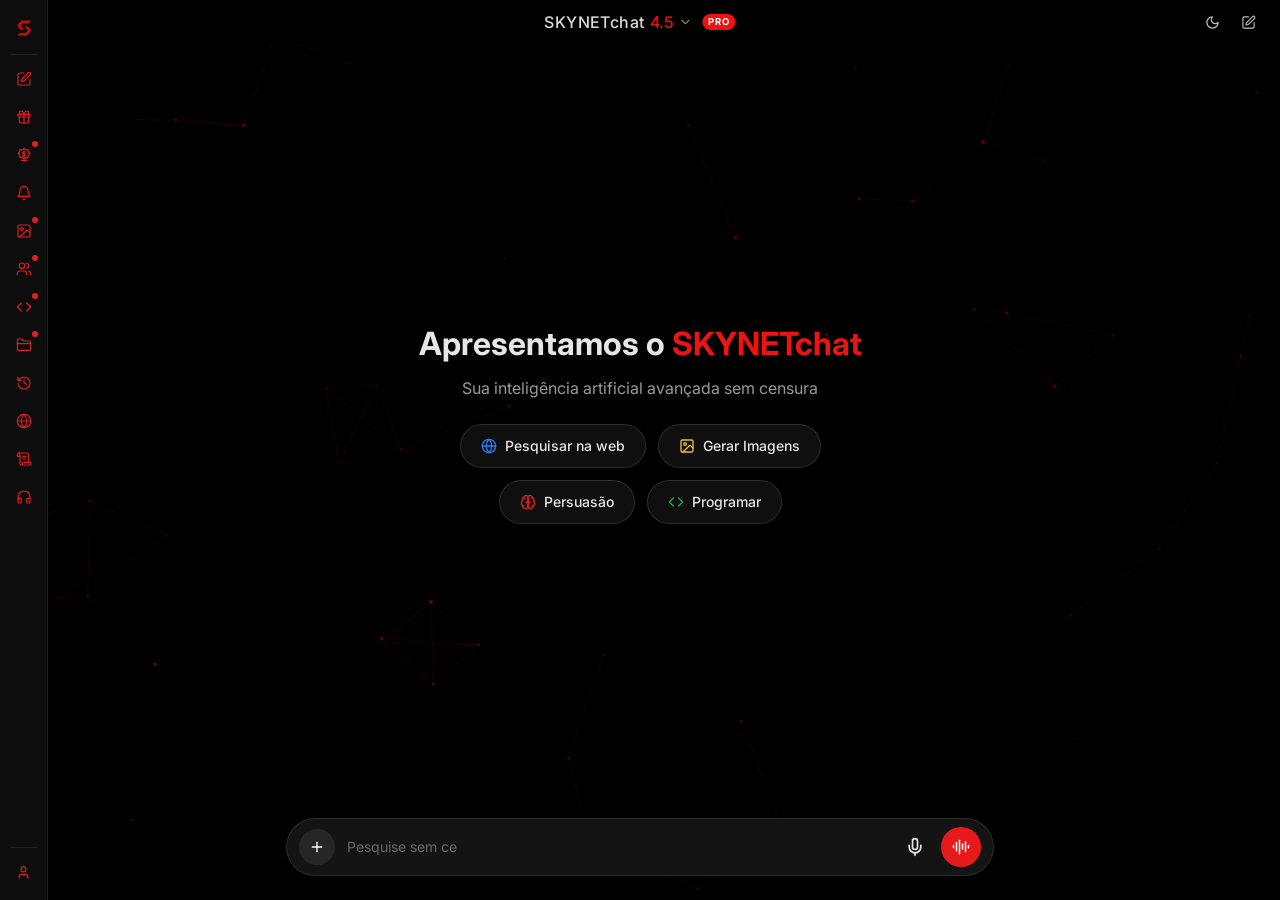
<file: index.html>
<!DOCTYPE html>
<html lang="pt-BR" style="background: rgb(0,0,0); color-scheme: dark; --drawerW: 360px; --form-space: 60px;">
<head>
<meta charset="utf-8">
<meta name="viewport" content="width=device-width, initial-scale=1, viewport-fit=cover">
<title>SKYNETchat — Chat de IA em português</title>
<meta name="description" content="Sua inteligência artificial avançada sem censura. Pesquise, gere imagens, programe e converse com a SKYNETchat.">
<meta name="theme-color" content="#000000">
<link rel="icon" type="image/png" sizes="32x32" href="assets/img/favicon-32-v2.png">
<link rel="icon" type="image/png" sizes="96x96" href="assets/img/favicon-96-v2.png">
<link rel="apple-touch-icon" href="assets/img/apple-touch-icon-v2.png">
<link rel="preconnect" href="https://fonts.googleapis.com">
<link rel="preconnect" href="https://fonts.gstatic.com" crossorigin>
<link rel="stylesheet" href="https://fonts.googleapis.com/css2?family=Inter:wght@400;500;600;700&amp;display=swap">
<link rel="stylesheet" href="assets/css/skynet.css">
<link rel="stylesheet" href="assets/css/skynet-extra.css">
<link rel="stylesheet" href="assets/css/panel.css">
<link rel="stylesheet" href="assets/css/turnstile.css">
<link rel="stylesheet" href="assets/css/clone.css?v=da2c0806">
</head>
<body data-page="app" class="theme-black" style="background: rgb(0,0,0); color-scheme: dark;">

		
		<div style="display: contents"><div class="fixed left-0 top-0 bottom-0 z-40 w-[48px] hidden sm:flex flex-col items-center py-2.5 strip-enter svelte-7iubyg" style="background: hsl(0 0% 5%); border-right: 1px solid hsl(0 0% 12%);"><button class="w-9 h-9 flex items-center justify-center mb-2 logo-btn svelte-7iubyg"><img src="assets/img/skynet-logo-vermelha.png" alt="SKYNET" class="w-7 h-7 object-contain logo-spin svelte-7iubyg" draggable="false" style="mix-blend-mode: screen"></button> <div class="w-7 h-[1px] mb-1.5 svelte-7iubyg" style="background: hsl(0 0% 12%)"></div> <div class="flex-1 overflow-y-auto w-full svelte-7iubyg"><div class="flex flex-col items-center gap-[2px] px-[6px] svelte-7iubyg"><button class="relative w-[36px] h-[36px] rounded-lg flex items-center justify-center transition-all duration-150 strip-icon-btn svelte-7iubyg"><svg xmlns="http://www.w3.org/2000/svg" width="16" height="16" viewBox="0 0 24 24" fill="none" stroke="hsl(0 75% 50%)" stroke-width="1.75" stroke-linecap="round" stroke-linejoin="round" class="svelte-7iubyg"><path d="M12 3H5a2 2 0 0 0-2 2v14a2 2 0 0 0 2 2h14a2 2 0 0 0 2-2v-7"></path><path d="M18.375 2.625a1 1 0 0 1 3 3l-9.013 9.014a2 2 0 0 1-.853.505l-2.873.84a.5.5 0 0 1-.62-.62l.84-2.873a2 2 0 0 1 .506-.852z"></path></svg> </button><button class="relative w-[36px] h-[36px] rounded-lg flex items-center justify-center transition-all duration-150 strip-icon-btn svelte-7iubyg"><svg xmlns="http://www.w3.org/2000/svg" width="16" height="16" viewBox="0 0 24 24" fill="none" stroke="hsl(0 75% 50%)" stroke-width="1.75" stroke-linecap="round" stroke-linejoin="round" class="svelte-7iubyg"><rect x="3" y="8" width="18" height="4" rx="1"></rect><path d="M12 8v13"></path><path d="M19 12v7a2 2 0 0 1-2 2H7a2 2 0 0 1-2-2v-7"></path><path d="M7.5 8a2.5 2.5 0 0 1 0-5A4.8 8 0 0 1 12 8a4.8 8 0 0 1 4.5-5 2.5 2.5 0 0 1 0 5"></path></svg> </button><button class="relative w-[36px] h-[36px] rounded-lg flex items-center justify-center transition-all duration-150 strip-icon-btn svelte-7iubyg"><svg xmlns="http://www.w3.org/2000/svg" width="16" height="16" viewBox="0 0 24 24" fill="none" stroke="hsl(0 75% 50%)" stroke-width="1.75" stroke-linecap="round" stroke-linejoin="round" class="svelte-7iubyg"><path d="M12 2 9.5 4.5 6 4l-.5 3.5L3 10l2.5 2.5L6 16l3.5-.5L12 18l2.5-2.5L18 16l.5-3.5L21 10l-2.5-2.5L18 4l-3.5.5Z"></path><path d="M14.5 7.5h-3a1.5 1.5 0 0 0 0 3h1a1.5 1.5 0 0 1 0 3h-3"></path><path d="M12 6v9"></path><path d="M8 20h8"></path></svg> <span class="absolute top-1 right-1 w-1.5 h-1.5 rounded-full svelte-7iubyg" style="background: hsl(0 75% 50%)"></span></button><button class="relative w-[36px] h-[36px] rounded-lg flex items-center justify-center transition-all duration-150 strip-icon-btn svelte-7iubyg"><svg xmlns="http://www.w3.org/2000/svg" width="16" height="16" viewBox="0 0 24 24" fill="none" stroke="hsl(0 75% 50%)" stroke-width="1.75" stroke-linecap="round" stroke-linejoin="round" class="svelte-7iubyg"><path d="M6 8a6 6 0 0 1 12 0c0 7 3 9 3 9H3s3-2 3-9"></path><path d="M10.3 21a1.94 1.94 0 0 0 3.4 0"></path></svg> </button><button class="relative w-[36px] h-[36px] rounded-lg flex items-center justify-center transition-all duration-150 strip-icon-btn svelte-7iubyg"><svg xmlns="http://www.w3.org/2000/svg" width="16" height="16" viewBox="0 0 24 24" fill="none" stroke="hsl(0 75% 50%)" stroke-width="1.75" stroke-linecap="round" stroke-linejoin="round" class="svelte-7iubyg"><rect width="18" height="18" x="3" y="3" rx="2" ry="2"></rect><circle cx="9" cy="9" r="2"></circle><path d="m21 15-3.086-3.086a2 2 0 0 0-2.828 0L6 21"></path></svg> <span class="absolute top-1 right-1 w-1.5 h-1.5 rounded-full svelte-7iubyg" style="background: hsl(0 75% 50%)"></span></button><button class="relative w-[36px] h-[36px] rounded-lg flex items-center justify-center transition-all duration-150 strip-icon-btn svelte-7iubyg"><svg xmlns="http://www.w3.org/2000/svg" width="16" height="16" viewBox="0 0 24 24" fill="none" stroke="hsl(0 75% 50%)" stroke-width="1.75" stroke-linecap="round" stroke-linejoin="round" class="svelte-7iubyg"><path d="M16 21v-2a4 4 0 0 0-4-4H6a4 4 0 0 0-4 4v2"></path><circle cx="9" cy="7" r="4"></circle><path d="M22 21v-2a4 4 0 0 0-3-3.87"></path><path d="M16 3.13a4 4 0 0 1 0 7.75"></path></svg> <span class="absolute top-1 right-1 w-1.5 h-1.5 rounded-full svelte-7iubyg" style="background: hsl(0 75% 50%)"></span></button><button class="relative w-[36px] h-[36px] rounded-lg flex items-center justify-center transition-all duration-150 strip-icon-btn svelte-7iubyg"><svg xmlns="http://www.w3.org/2000/svg" width="16" height="16" viewBox="0 0 24 24" fill="none" stroke="hsl(0 75% 50%)" stroke-width="1.75" stroke-linecap="round" stroke-linejoin="round" class="svelte-7iubyg"><polyline points="16 18 22 12 16 6"></polyline><polyline points="8 6 2 12 8 18"></polyline></svg> <span class="absolute top-1 right-1 w-1.5 h-1.5 rounded-full svelte-7iubyg" style="background: hsl(0 75% 50%)"></span></button><button class="relative w-[36px] h-[36px] rounded-lg flex items-center justify-center transition-all duration-150 strip-icon-btn svelte-7iubyg"><svg xmlns="http://www.w3.org/2000/svg" width="16" height="16" viewBox="0 0 24 24" fill="none" stroke="hsl(0 75% 50%)" stroke-width="1.75" stroke-linecap="round" stroke-linejoin="round" class="svelte-7iubyg"><path d="M20 20a2 2 0 0 0 2-2V8a2 2 0 0 0-2-2h-7.9a2 2 0 0 1-1.69-.9L9.6 3.9A2 2 0 0 0 7.93 3H4a2 2 0 0 0-2 2v13a2 2 0 0 0 2 2Z"></path><path d="M2 10h20"></path></svg> <span class="absolute top-1 right-1 w-1.5 h-1.5 rounded-full svelte-7iubyg" style="background: hsl(0 75% 50%)"></span></button><button class="relative w-[36px] h-[36px] rounded-lg flex items-center justify-center transition-all duration-150 strip-icon-btn svelte-7iubyg"><svg xmlns="http://www.w3.org/2000/svg" width="16" height="16" viewBox="0 0 24 24" fill="none" stroke="hsl(0 75% 50%)" stroke-width="1.75" stroke-linecap="round" stroke-linejoin="round" class="svelte-7iubyg"><path d="M3 12a9 9 0 1 0 9-9 9.75 9.75 0 0 0-6.74 2.74L3 8"></path><path d="M3 3v5h5"></path><path d="M12 7v5l4 2"></path></svg> </button><button class="relative w-[36px] h-[36px] rounded-lg flex items-center justify-center transition-all duration-150 strip-icon-btn svelte-7iubyg"><svg xmlns="http://www.w3.org/2000/svg" width="16" height="16" viewBox="0 0 24 24" fill="none" stroke="hsl(0 75% 50%)" stroke-width="1.75" stroke-linecap="round" stroke-linejoin="round" class="svelte-7iubyg"><circle cx="12" cy="12" r="10"></circle><path d="M12 2a14.5 14.5 0 0 0 0 20 14.5 14.5 0 0 0 0-20"></path><path d="M2 12h20"></path></svg> </button><button class="relative w-[36px] h-[36px] rounded-lg flex items-center justify-center transition-all duration-150 strip-icon-btn svelte-7iubyg"><svg xmlns="http://www.w3.org/2000/svg" width="16" height="16" viewBox="0 0 24 24" fill="none" stroke="hsl(0 75% 50%)" stroke-width="1.75" stroke-linecap="round" stroke-linejoin="round" class="svelte-7iubyg"><path d="M15 12h-5"></path><path d="M15 8h-5"></path><path d="M19 17V5a2 2 0 0 0-2-2H4"></path><path d="M8 21h12a2 2 0 0 0 2-2v-1a1 1 0 0 0-1-1H11a1 1 0 0 0-1 1v1a2 2 0 1 1-4 0V5a2 2 0 1 0-4 0v2a1 1 0 0 0 1 1h3"></path></svg> </button><button class="relative w-[36px] h-[36px] rounded-lg flex items-center justify-center transition-all duration-150 strip-icon-btn svelte-7iubyg" style="background: transparent;"><svg xmlns="http://www.w3.org/2000/svg" width="16" height="16" viewBox="0 0 24 24" fill="none" stroke="hsl(0 75% 50%)" stroke-width="1.75" stroke-linecap="round" stroke-linejoin="round" class="svelte-7iubyg"><path d="M3 14h3a2 2 0 0 1 2 2v3a2 2 0 0 1-2 2H5a2 2 0 0 1-2-2v-7a9 9 0 0 1 18 0v7a2 2 0 0 1-2 2h-1a2 2 0 0 1-2-2v-3a2 2 0 0 1 2-2h3"></path></svg> </button></div></div> <div class="w-7 h-[1px] mt-1.5 mb-1.5 svelte-7iubyg" style="background: hsl(0 0% 12%)"></div> <button class="w-[36px] h-[36px] rounded-lg flex items-center justify-center strip-icon-btn svelte-7iubyg" title="Fazer login"><svg xmlns="http://www.w3.org/2000/svg" width="15" height="15" viewBox="0 0 24 24" fill="none" stroke="hsl(0 75% 50%)" stroke-width="1.75" stroke-linecap="round" stroke-linejoin="round" class="svelte-7iubyg"><path d="M19 21v-2a4 4 0 0 0-4-4H9a4 4 0 0 0-4 4v2"></path><circle cx="12" cy="7" r="4"></circle></svg></button> <div class="absolute right-[-6px] top-0 bottom-0 w-[12px] cursor-col-resize group/edge svelte-7iubyg" role="button" tabindex="0" aria-label="Abrir painel lateral" title="Abrir painel lateral"><div class="absolute left-1/2 -translate-x-1/2 top-0 bottom-0 w-[1px] opacity-0 group-hover/edge:opacity-100 transition-opacity duration-150 svelte-7iubyg" style="background: hsl(0 0% 12%)"></div></div></div>  <div class="fixed inset-0 z-[90] pointer-events-none svelte-7iubyg"><div class="fixed inset-0 no-h-pan overlay svelte-7iubyg" style="touch-action: none; opacity: 0; pointer-events: none; background: linear-gradient(90deg, rgba(86, 86, 86, 0) 0%, rgba(58, 58, 58, 0) 38%, rgba(30, 30, 30, 0) 72%, rgba(14, 14, 14, 0) 100%); backdrop-filter: blur(4px); transition: opacity 240ms cubic-bezier(0.16, 1, 0.3, 1), background 120ms ease-out;" role="button" aria-label="Fechar menu" tabindex="0"></div> <aside tabindex="-1" class="fixed inset-y-0 left-0 z-[95] w-[min(88vw,320px)] transform-gpu will-change-transform drawer-panel menu-no-select svelte-7iubyg" style="width: calc(var(--drawerW, 320px) + 2px); transition: transform 240ms cubic-bezier(0.16, 1, 0.3, 1); transform: translateX(-100%); pointer-events: none;"><div class="h-full flex flex-col relative overflow-hidden svelte-7iubyg" style="background: #000000; border-right: 1px solid hsl(0 0% 15%);"><div class="flex items-center justify-between pl-3 pr-2 pt-2.5 pb-2 flex-shrink-0 relative z-10 svelte-7iubyg"><div class="flex items-center gap-2 svelte-7iubyg"><img src="assets/img/skynet-logo-vermelha.png" alt="SKYNET" class="w-8 h-8 object-contain logo-spin svelte-7iubyg" draggable="false" style="mix-blend-mode: screen"> <span class="text-[16px] font-bold tracking-wide leading-tight svelte-7iubyg" style="color: hsl(0 75% 50%)">SKYNETchat</span></div> <button class="w-8 h-8 flex items-center justify-center rounded-lg close-btn svelte-7iubyg" style="color: hsl(0 0% 50%)"><svg xmlns="http://www.w3.org/2000/svg" width="16" height="16" viewBox="0 0 24 24" fill="none" stroke="currentColor" stroke-width="2" stroke-linecap="round" stroke-linejoin="round" class="svelte-7iubyg"><path d="M18 6 6 18"></path><path d="m6 6 12 12"></path></svg></button></div> <div class="drawer-nav min-h-0 flex-1 overflow-y-auto px-2 pb-4 relative z-10 svelte-7iubyg" style="-webkit-overflow-scrolling: touch; overflow-x: hidden;"><div class="space-y-[2px] pt-2 svelte-7iubyg"><button class="flex items-center gap-3 w-full px-2.5 py-2 rounded-xl text-left relative overflow-hidden menu-item svelte-7iubyg" style="background: transparent; animation-delay: 0.12s;"><svg xmlns="http://www.w3.org/2000/svg" width="16" height="16" viewBox="0 0 24 24" fill="none" stroke="hsl(0 75% 50%)" stroke-width="1.75" stroke-linecap="round" stroke-linejoin="round" class="shrink-0 transition-transform duration-150 svelte-7iubyg" style="transform: scale(1);"><path d="M12 3H5a2 2 0 0 0-2 2v14a2 2 0 0 0 2 2h14a2 2 0 0 0 2-2v-7"></path><path d="M18.375 2.625a1 1 0 0 1 3 3l-9.013 9.014a2 2 0 0 1-.853.505l-2.873.84a.5.5 0 0 1-.62-.62l.84-2.873a2 2 0 0 1 .506-.852z"></path></svg> <div class="min-w-0 flex-1 svelte-7iubyg"><div class="flex items-center gap-1.5 svelte-7iubyg"><span class="text-[13px] font-medium leading-tight truncate transition-colors duration-150 svelte-7iubyg" style="color: hsl(0 0% 90%)">Novo chat</span> </div> <span class="text-[10.5px] leading-tight block mt-0.5 transition-colors duration-150 svelte-7iubyg" style="color: hsl(0 0% 50%)">Inicie uma conversa do zero</span></div> </button><button class="flex items-center gap-3 w-full px-2.5 py-2 rounded-xl text-left relative overflow-hidden menu-item svelte-7iubyg" style="background: transparent; animation-delay: 0.15s;"><svg xmlns="http://www.w3.org/2000/svg" width="16" height="16" viewBox="0 0 24 24" fill="none" stroke="hsl(0 75% 50%)" stroke-width="1.75" stroke-linecap="round" stroke-linejoin="round" class="shrink-0 transition-transform duration-150 svelte-7iubyg" style="transform: scale(1);"><rect x="3" y="8" width="18" height="4" rx="1"></rect><path d="M12 8v13"></path><path d="M19 12v7a2 2 0 0 1-2 2H7a2 2 0 0 1-2-2v-7"></path><path d="M7.5 8a2.5 2.5 0 0 1 0-5A4.8 8 0 0 1 12 8a4.8 8 0 0 1 4.5-5 2.5 2.5 0 0 1 0 5"></path></svg> <div class="min-w-0 flex-1 svelte-7iubyg"><div class="flex items-center gap-1.5 svelte-7iubyg"><span class="text-[13px] font-medium leading-tight truncate transition-colors duration-150 svelte-7iubyg" style="color: hsl(0 0% 90%)">Indique e Ganhe</span> </div> <span class="text-[10.5px] leading-tight block mt-0.5 transition-colors duration-150 svelte-7iubyg" style="color: hsl(0 0% 50%)">Convide amigos e ganhe assinatura PRO</span></div> </button><button class="flex items-center gap-3 w-full px-2.5 py-2 rounded-xl text-left relative overflow-hidden menu-item svelte-7iubyg" style="background: transparent; animation-delay: 0.18s;"><svg xmlns="http://www.w3.org/2000/svg" width="16" height="16" viewBox="0 0 24 24" fill="none" stroke="hsl(0 75% 50%)" stroke-width="1.75" stroke-linecap="round" stroke-linejoin="round" class="shrink-0 transition-transform duration-150 svelte-7iubyg" style="transform: scale(1);"><path d="M12 2 9.5 4.5 6 4l-.5 3.5L3 10l2.5 2.5L6 16l3.5-.5L12 18l2.5-2.5L18 16l.5-3.5L21 10l-2.5-2.5L18 4l-3.5.5Z"></path><path d="M14.5 7.5h-3a1.5 1.5 0 0 0 0 3h1a1.5 1.5 0 0 1 0 3h-3"></path><path d="M12 6v9"></path><path d="M8 20h8"></path></svg> <div class="min-w-0 flex-1 svelte-7iubyg"><div class="flex items-center gap-1.5 svelte-7iubyg"><span class="text-[13px] font-medium leading-tight truncate transition-colors duration-150 svelte-7iubyg" style="color: hsl(0 0% 90%)">Monetize com SKYNETchat</span> <span class="text-[8px] font-bold uppercase px-1.5 py-0.5 rounded-full shrink-0 tracking-wide svelte-7iubyg" style="background: hsl(0 75% 50% / 0.18); color: hsl(0 75% 50%)">Novo</span></div> </div> </button><button class="flex items-center gap-3 w-full px-2.5 py-2 rounded-xl text-left relative overflow-hidden menu-item svelte-7iubyg" style="background: transparent; animation-delay: 0.21s;"><svg xmlns="http://www.w3.org/2000/svg" width="16" height="16" viewBox="0 0 24 24" fill="none" stroke="hsl(0 75% 50%)" stroke-width="1.75" stroke-linecap="round" stroke-linejoin="round" class="shrink-0 transition-transform duration-150 svelte-7iubyg" style="transform: scale(1);"><path d="M6 8a6 6 0 0 1 12 0c0 7 3 9 3 9H3s3-2 3-9"></path><path d="M10.3 21a1.94 1.94 0 0 0 3.4 0"></path></svg> <div class="min-w-0 flex-1 svelte-7iubyg"><div class="flex items-center gap-1.5 svelte-7iubyg"><span class="text-[13px] font-medium leading-tight truncate transition-colors duration-150 svelte-7iubyg" style="color: hsl(0 0% 90%)">Atualizações</span> </div> <span class="text-[10.5px] leading-tight block mt-0.5 transition-colors duration-150 svelte-7iubyg" style="color: hsl(0 0% 50%)">Veja as novidades e melhorias recentes</span></div> </button><button class="flex items-center gap-3 w-full px-2.5 py-2 rounded-xl text-left relative overflow-hidden menu-item svelte-7iubyg" style="background: transparent; animation-delay: 0.24s;"><svg xmlns="http://www.w3.org/2000/svg" width="16" height="16" viewBox="0 0 24 24" fill="none" stroke="hsl(0 75% 50%)" stroke-width="1.75" stroke-linecap="round" stroke-linejoin="round" class="shrink-0 transition-transform duration-150 svelte-7iubyg" style="transform: scale(1);"><rect width="18" height="18" x="3" y="3" rx="2" ry="2"></rect><circle cx="9" cy="9" r="2"></circle><path d="m21 15-3.086-3.086a2 2 0 0 0-2.828 0L6 21"></path></svg> <div class="min-w-0 flex-1 svelte-7iubyg"><div class="flex items-center gap-1.5 svelte-7iubyg"><span class="text-[13px] font-medium leading-tight truncate transition-colors duration-150 svelte-7iubyg" style="color: hsl(0 0% 90%)">Imagens</span> <span class="text-[8px] font-bold uppercase px-1.5 py-0.5 rounded-full shrink-0 tracking-wide svelte-7iubyg" style="background: hsl(0 75% 50% / 0.18); color: hsl(0 75% 50%)">Beta</span></div> <span class="text-[10.5px] leading-tight block mt-0.5 transition-colors duration-150 svelte-7iubyg" style="color: hsl(0 0% 50%)">Gere e explore imagens com IA</span></div> </button><button class="flex items-center gap-3 w-full px-2.5 py-2 rounded-xl text-left relative overflow-hidden menu-item svelte-7iubyg" style="background: transparent; animation-delay: 0.27s;"><svg xmlns="http://www.w3.org/2000/svg" width="16" height="16" viewBox="0 0 24 24" fill="none" stroke="hsl(0 75% 50%)" stroke-width="1.75" stroke-linecap="round" stroke-linejoin="round" class="shrink-0 transition-transform duration-150 svelte-7iubyg" style="transform: scale(1);"><path d="M16 21v-2a4 4 0 0 0-4-4H6a4 4 0 0 0-4 4v2"></path><circle cx="9" cy="7" r="4"></circle><path d="M22 21v-2a4 4 0 0 0-3-3.87"></path><path d="M16 3.13a4 4 0 0 1 0 7.75"></path></svg> <div class="min-w-0 flex-1 svelte-7iubyg"><div class="flex items-center gap-1.5 svelte-7iubyg"><span class="text-[13px] font-medium leading-tight truncate transition-colors duration-150 svelte-7iubyg" style="color: hsl(0 0% 90%)">Conversas em grupo</span> <span class="text-[8px] font-bold uppercase px-1.5 py-0.5 rounded-full shrink-0 tracking-wide svelte-7iubyg" style="background: hsl(0 75% 50% / 0.18); color: hsl(0 75% 50%)">Novo</span></div> <span class="text-[10.5px] leading-tight block mt-0.5 transition-colors duration-150 svelte-7iubyg" style="color: hsl(0 0% 50%)">Colabore com múltiplos agentes</span></div> </button><button class="flex items-center gap-3 w-full px-2.5 py-2 rounded-xl text-left relative overflow-hidden menu-item svelte-7iubyg" style="background: transparent; animation-delay: 0.3s;"><svg xmlns="http://www.w3.org/2000/svg" width="16" height="16" viewBox="0 0 24 24" fill="none" stroke="hsl(0 75% 50%)" stroke-width="1.75" stroke-linecap="round" stroke-linejoin="round" class="shrink-0 transition-transform duration-150 svelte-7iubyg" style="transform: scale(1);"><polyline points="16 18 22 12 16 6"></polyline><polyline points="8 6 2 12 8 18"></polyline></svg> <div class="min-w-0 flex-1 svelte-7iubyg"><div class="flex items-center gap-1.5 svelte-7iubyg"><span class="text-[13px] font-medium leading-tight truncate transition-colors duration-150 svelte-7iubyg" style="color: hsl(0 0% 90%)">Codex</span> <span class="text-[8px] font-bold uppercase px-1.5 py-0.5 rounded-full shrink-0 tracking-wide svelte-7iubyg" style="background: hsl(0 75% 50% / 0.18); color: hsl(0 75% 50%)">Em breve</span></div> <span class="text-[10.5px] leading-tight block mt-0.5 transition-colors duration-150 svelte-7iubyg" style="color: hsl(0 0% 50%)">Código, scripts e automação</span></div> </button><button class="flex items-center gap-3 w-full px-2.5 py-2 rounded-xl text-left relative overflow-hidden menu-item svelte-7iubyg" style="background: transparent; animation-delay: 0.32999999999999996s;"><svg xmlns="http://www.w3.org/2000/svg" width="16" height="16" viewBox="0 0 24 24" fill="none" stroke="hsl(0 75% 50%)" stroke-width="1.75" stroke-linecap="round" stroke-linejoin="round" class="shrink-0 transition-transform duration-150 svelte-7iubyg" style="transform: scale(1);"><path d="M20 20a2 2 0 0 0 2-2V8a2 2 0 0 0-2-2h-7.9a2 2 0 0 1-1.69-.9L9.6 3.9A2 2 0 0 0 7.93 3H4a2 2 0 0 0-2 2v13a2 2 0 0 0 2 2Z"></path><path d="M2 10h20"></path></svg> <div class="min-w-0 flex-1 svelte-7iubyg"><div class="flex items-center gap-1.5 svelte-7iubyg"><span class="text-[13px] font-medium leading-tight truncate transition-colors duration-150 svelte-7iubyg" style="color: hsl(0 0% 90%)">Projetos</span> <span class="text-[8px] font-bold uppercase px-1.5 py-0.5 rounded-full shrink-0 tracking-wide svelte-7iubyg" style="background: hsl(0 75% 50% / 0.18); color: hsl(0 75% 50%)">Novo</span></div> <span class="text-[10.5px] leading-tight block mt-0.5 transition-colors duration-150 svelte-7iubyg" style="color: hsl(0 0% 50%)">Organize tarefas e entregas</span></div> </button><button class="flex items-center gap-3 w-full px-2.5 py-2 rounded-xl text-left relative overflow-hidden menu-item svelte-7iubyg" style="background: transparent; animation-delay: 0.36s;"><svg xmlns="http://www.w3.org/2000/svg" width="16" height="16" viewBox="0 0 24 24" fill="none" stroke="hsl(0 75% 50%)" stroke-width="1.75" stroke-linecap="round" stroke-linejoin="round" class="shrink-0 transition-transform duration-150 svelte-7iubyg" style="transform: scale(1);"><path d="M3 12a9 9 0 1 0 9-9 9.75 9.75 0 0 0-6.74 2.74L3 8"></path><path d="M3 3v5h5"></path><path d="M12 7v5l4 2"></path></svg> <div class="min-w-0 flex-1 svelte-7iubyg"><div class="flex items-center gap-1.5 svelte-7iubyg"><span class="text-[13px] font-medium leading-tight truncate transition-colors duration-150 svelte-7iubyg" style="color: hsl(0 0% 90%)">Histórico de conversas</span> </div> <span class="text-[10.5px] leading-tight block mt-0.5 transition-colors duration-150 svelte-7iubyg" style="color: hsl(0 0% 50%)">Revise chats anteriores</span></div> </button><button class="flex items-center gap-3 w-full px-2.5 py-2 rounded-xl text-left relative overflow-hidden menu-item svelte-7iubyg" style="background: transparent; animation-delay: 0.39s;"><svg xmlns="http://www.w3.org/2000/svg" width="16" height="16" viewBox="0 0 24 24" fill="none" stroke="hsl(0 75% 50%)" stroke-width="1.75" stroke-linecap="round" stroke-linejoin="round" class="shrink-0 transition-transform duration-150 svelte-7iubyg" style="transform: scale(1);"><circle cx="12" cy="12" r="10"></circle><path d="M12 2a14.5 14.5 0 0 0 0 20 14.5 14.5 0 0 0 0-20"></path><path d="M2 12h20"></path></svg> <div class="min-w-0 flex-1 svelte-7iubyg"><div class="flex items-center gap-1.5 svelte-7iubyg"><span class="text-[13px] font-medium leading-tight truncate transition-colors duration-150 svelte-7iubyg" style="color: hsl(0 0% 90%)">Conheça o SKYNETchat</span> </div> <span class="text-[10.5px] leading-tight block mt-0.5 transition-colors duration-150 svelte-7iubyg" style="color: hsl(0 0% 50%)">Descubra como funciona o projeto</span></div> </button><button class="flex items-center gap-3 w-full px-2.5 py-2 rounded-xl text-left relative overflow-hidden menu-item svelte-7iubyg" style="background: transparent; animation-delay: 0.42s;"><svg xmlns="http://www.w3.org/2000/svg" width="16" height="16" viewBox="0 0 24 24" fill="none" stroke="hsl(0 75% 50%)" stroke-width="1.75" stroke-linecap="round" stroke-linejoin="round" class="shrink-0 transition-transform duration-150 svelte-7iubyg" style="transform: scale(1);"><path d="M15 12h-5"></path><path d="M15 8h-5"></path><path d="M19 17V5a2 2 0 0 0-2-2H4"></path><path d="M8 21h12a2 2 0 0 0 2-2v-1a1 1 0 0 0-1-1H11a1 1 0 0 0-1 1v1a2 2 0 1 1-4 0V5a2 2 0 1 0-4 0v2a1 1 0 0 0 1 1h3"></path></svg> <div class="min-w-0 flex-1 svelte-7iubyg"><div class="flex items-center gap-1.5 svelte-7iubyg"><span class="text-[13px] font-medium leading-tight truncate transition-colors duration-150 svelte-7iubyg" style="color: hsl(0 0% 90%)">Prompts</span> </div> <span class="text-[10.5px] leading-tight block mt-0.5 transition-colors duration-150 svelte-7iubyg" style="color: hsl(0 0% 50%)">Prompts úteis para usar com a IA</span></div> </button><button class="flex items-center gap-3 w-full px-2.5 py-2 rounded-xl text-left relative overflow-hidden menu-item svelte-7iubyg" style="background: transparent; animation-delay: 0.44999999999999996s;"><svg xmlns="http://www.w3.org/2000/svg" width="16" height="16" viewBox="0 0 24 24" fill="none" stroke="hsl(0 75% 50%)" stroke-width="1.75" stroke-linecap="round" stroke-linejoin="round" class="shrink-0 transition-transform duration-150 svelte-7iubyg" style="transform: scale(1);"><path d="M3 14h3a2 2 0 0 1 2 2v3a2 2 0 0 1-2 2H5a2 2 0 0 1-2-2v-7a9 9 0 0 1 18 0v7a2 2 0 0 1-2 2h-1a2 2 0 0 1-2-2v-3a2 2 0 0 1 2-2h3"></path></svg> <div class="min-w-0 flex-1 svelte-7iubyg"><div class="flex items-center gap-1.5 svelte-7iubyg"><span class="text-[13px] font-medium leading-tight truncate transition-colors duration-150 svelte-7iubyg" style="color: hsl(0 0% 90%)">Suporte</span> </div> <span class="text-[10.5px] leading-tight block mt-0.5 transition-colors duration-150 svelte-7iubyg" style="color: hsl(0 0% 50%)">Tire dúvidas e fale com o suporte</span></div> </button></div> </div> <div class="flex-shrink-0 px-2 pb-3 pt-1.5 space-y-1.5 footer-enter relative z-10 svelte-7iubyg" style="border-top: 1px solid hsl(0 0% 15%)"><button class="flex items-center gap-3 w-full px-2.5 py-2 rounded-xl transition-colors footer-btn svelte-7iubyg" style="color: hsl(0 0% 90%)"><svg xmlns="http://www.w3.org/2000/svg" width="16" height="16" viewBox="0 0 24 24" fill="none" stroke="hsl(0 75% 50%)" stroke-width="1.75" stroke-linecap="round" stroke-linejoin="round" class="svelte-7iubyg"><path d="M19 21v-2a4 4 0 0 0-4-4H9a4 4 0 0 0-4 4v2"></path><circle cx="12" cy="7" r="4"></circle></svg> <span class="text-[13px] font-medium svelte-7iubyg">Fazer login</span></button> <button class="flex items-center gap-3 w-full px-2.5 py-2 rounded-xl transition-colors footer-btn svelte-7iubyg" style="background: hsl(0 0% 10%); color: hsl(0 0% 90%)"><span class="theme-icon-rotate svelte-7iubyg" style="display: flex; transform: rotate(180deg);"><svg xmlns="http://www.w3.org/2000/svg" width="15" height="15" viewBox="0 0 24 24" fill="none" stroke="hsl(230 60% 70%)" stroke-width="2" stroke-linecap="round" stroke-linejoin="round" class="svelte-7iubyg"><path d="M12 3a6 6 0 0 0 9 9 9 9 0 1 1-9-9Z"></path></svg></span> <span class="flex-1 text-left text-[13px] svelte-7iubyg">Tema de fundo</span> <span class="text-[10px] px-2 py-0.5 rounded-md font-semibold tracking-wide uppercase svelte-7iubyg" style="background: hsl(0 0% 18%); color: hsl(0 0% 50%)">Black</span></button> <a href="https://instagram.com/skynetchat.ai" target="_blank" rel="noopener noreferrer" class="w-full px-2.5 py-2 rounded-xl transition-all block footer-btn svelte-7iubyg" style="background: hsl(280 30% 12%); border: 1px solid hsl(280 30% 20%);"><div class="flex items-center gap-2 svelte-7iubyg"><div class="w-5 h-5 rounded-md bg-gradient-to-br from-purple-500 to-pink-500 flex items-center justify-center svelte-7iubyg"><svg xmlns="http://www.w3.org/2000/svg" width="12" height="12" viewBox="0 0 24 24" fill="white" class="svelte-7iubyg"><path d="M12 2.163c3.204 0 3.584.012 4.85.07 3.252.148 4.771 1.691 4.919 4.919.058 1.265.069 1.645.069 4.849 0 3.205-.012 3.584-.069 4.849-.149 3.225-1.664 4.771-4.919 4.919-1.266.058-1.644.07-4.85.07-3.204 0-3.584-.012-4.849-.07-3.26-.149-4.771-1.699-4.919-4.92-.058-1.265-.07-1.644-.07-4.849 0-3.204.013-3.583.07-4.849.149-3.227 1.664-4.771 4.919-4.919 1.266-.057 1.645-.069 4.849-.069zm0-2.163c-3.259 0-3.667.014-4.947.072-4.358.2-6.78 2.618-6.98 6.98-.059 1.281-.073 1.689-.073 4.948 0 3.259.014 3.668.072 4.948.2 4.358 2.618 6.78 6.98 6.98 1.281.058 1.689.072 4.948.072 3.259 0 3.668-.014 4.948-.072 4.354-.2 6.782-2.618 6.979-6.98.059-1.28.073-1.689.073-4.948 0-3.259-.014-3.667-.072-4.947-.196-4.354-2.617-6.78-6.979-6.98-1.281-.059-1.69-.073-4.949-.073zm0 5.838c-3.403 0-6.162 2.759-6.162 6.162s2.759 6.163 6.162 6.163 6.162-2.759 6.162-6.163c0-3.403-2.759-6.162-6.162-6.162zm0 10.162c-2.209 0-4-1.79-4-4 0-2.209 1.791-4 4-4s4 1.791 4 4c0 2.21-1.791 4-4 4zm6.406-11.845c-.796 0-1.441.645-1.441 1.44s.645 1.44 1.441 1.44c.795 0 1.439-.645 1.439-1.44s-.644-1.44-1.439-1.44z" class="svelte-7iubyg"></path></svg></div> <div class="text-left svelte-7iubyg"><div class="text-[12px] font-medium svelte-7iubyg" style="color: hsl(0 0% 90%)">Nos siga no Instagram</div> <div class="text-[10px] svelte-7iubyg" style="color: hsl(0 0% 50%)">@skynetchat.ai</div></div></div></a>  <button class="w-full text-left px-3 py-1 text-[10px] tracking-wide hover:opacity-70 transition-opacity svelte-7iubyg" style="color: hsl(0 0% 50%); opacity: 0.8;">Termos de Serviço</button></div></div></aside></div>    <div class="appframe no-h-pan sm:pl-[52px] svelte-76r9u1" style="transition: transform 240ms cubic-bezier(0.16, 1, 0.3, 1); transform: translateX(0); --ios-composer-recovery: 0px;">   <header style="top: 0; transform: translate3d(0, 0px, 0);" class="fixed left-0 right-0 z-50 h-11 flex items-center justify-between px-3 sm:px-4 header-theme-black  svelte-76r9u1"><div class="header-left-slot flex items-center gap-1 min-w-0 svelte-76r9u1"><button class="flex items-center justify-center w-8 h-8 flex-shrink-0 svelte-76r9u1" aria-label="Abrir menu"><div class="flex flex-col gap-[5px] svelte-76r9u1"><span class="block w-[18px] h-[2px] rounded-full svelte-76r9u1" style="background: hsl(0 0% 75%)"></span> <span class="block w-[14px] h-[2px] rounded-full svelte-76r9u1" style="background: hsl(0 0% 75%)"></span></div></button> </div> <button class="version-selector absolute left-1/2 -translate-x-1/2 flex items-center gap-1 whitespace-nowrap focus:outline-none svelte-76r9u1"><span class="version-brand text-[15px] sm:text-base font-medium tracking-wide whitespace-nowrap svelte-76r9u1" style="color: rgb(217, 217, 217)">SKYNETchat</span> <span class="version-label text-[15px] sm:text-base font-medium ml-0.5 whitespace-nowrap shrink-0 svelte-76r9u1" style="color: rgb(242, 13, 13)">4.5</span> <svg class="version-chevron shrink-0 svelte-76r9u1" xmlns="http://www.w3.org/2000/svg" width="14" height="14" viewBox="0 0 24 24" fill="none" stroke="currentColor" stroke-width="2" stroke-linecap="round" stroke-linejoin="round" style="color: rgb(128, 128, 128)"><path d="m6 9 6 6 6-6" class="svelte-76r9u1"></path></svg></button>  <div class="header-right-slot flex items-center gap-1 svelte-76r9u1"><button class="flex items-center justify-center w-8 h-8 svelte-76r9u1" title="Modo Dark"><svg xmlns="http://www.w3.org/2000/svg" width="15" height="15" viewBox="0 0 24 24" fill="none" stroke="currentColor" stroke-width="2" stroke-linecap="round" stroke-linejoin="round" style="color: hsl(0 0% 75%)" class="svelte-76r9u1"><path d="M12 3a6 6 0 0 0 9 9 9 9 0 1 1-9-9Z" class="svelte-76r9u1"></path></svg></button> <div class="relative svelte-76r9u1"><button type="button" class="flex items-center justify-center w-8 h-8 svelte-76r9u1" aria-label="Nova conversa" title="Novo chat"><svg xmlns="http://www.w3.org/2000/svg" width="15" height="15" viewBox="0 0 24 24" fill="none" stroke="currentColor" stroke-width="1.75" stroke-linecap="round" stroke-linejoin="round" style="color: hsl(0 0% 75%)" class="svelte-76r9u1"><path d="M12 3H5a2 2 0 0 0-2 2v14a2 2 0 0 0 2 2h14a2 2 0 0 0 2-2v-7" class="svelte-76r9u1"></path><path d="M18.375 2.625a1 1 0 0 1 3 3l-9.013 9.014a2 2 0 0 1-.853.505l-2.873.84a.5.5 0 0 1-.62-.62l.84-2.873a2 2 0 0 1 .506-.852z" class="svelte-76r9u1"></path></svg></button> </div></div></header>   <main class="min-h-[100svh] relative svelte-76r9u1"><div class="fixed inset-0 overflow-hidden pointer-events-none svelte-76r9u1"><div id="particles-js" class="absolute w-full h-full theme-black svelte-76r9u1"></div> </div> <div class="fixed inset-0 w-full h-full app-content no-h-pan px-2 sm:px-3 md:px-0 max-w-2xl md:max-w-none mx-auto svelte-76r9u1" style="padding-top: var(--headerH, 44px);"><div class="conversation-loading-region svelte-76r9u1"></div> <div class="welcome-screen flex-1 flex flex-col items-center justify-center gap-3 sm:gap-5 overflow-y-auto svelte-ck1p3j" style="padding-top: calc(50dvh - 170px); transition: padding-top 0.25s ease-out; --desktop-chip-bg: hsl(30 5% 12%); --desktop-chip-hover-bg: hsl(30 5% 16%); --desktop-chip-border: hsl(0 0% 100% / 0.06); --desktop-chip-color: hsl(0 0% 99%); --desktop-chip-focus: hsl(0 88% 64%); --desktop-more-color: hsl(0 0% 62%); --desktop-more-border: hsl(0 0% 100% / 0.10);"><div class="welcome-content w-full sm:max-w-md flex flex-col items-center gap-3 sm:gap-5 svelte-ck1p3j"><div class="welcome-title-block text-center space-y-3"><h1 class="welcome-title-default font-bold leading-tight whitespace-nowrap svelte-ck1p3j" style="font-size: clamp(1.3rem, 4.5vw, 2rem); color: rgb(230, 230, 230);">Apresentamos o <span style="color: rgb(236, 19, 19);">SKYNETchat</span></h1> <h1 class="welcome-title-desktop font-bold leading-tight whitespace-nowrap svelte-ck1p3j" style="color: rgb(230, 230, 230);">O que vamos explorar hoje?</h1> <p class="welcome-subtitle text-sm sm:text-base transition-colors duration-300 svelte-ck1p3j" style="color: rgb(153, 153, 153);">Sua inteligência artificial avançada sem censura</p></div> <div class="welcome-chips-shell sm:max-w-md w-full px-3 sm:px-2 mx-auto mt-1 svelte-ck1p3j"><div class="welcome-chips-row svelte-ck1p3j"><button type="button" class="more-ideas-button svelte-ck1p3j" aria-label="Mostrar mais ideias" aria-pressed="false"><svg class="more-ideas-icon svelte-ck1p3j" width="14" height="14" viewBox="0 0 24 24" fill="none" stroke="currentColor" stroke-width="2" stroke-linecap="round" stroke-linejoin="round" aria-hidden="true" style="transform: rotate(0deg);"><path d="M20 12a8 8 0 0 0-14.93-4"></path><path d="M4 4v5h5"></path><path d="M4 12a8 8 0 0 0 14.93 4"></path><path d="M20 20v-5h-5"></path></svg> <span>Mais ideias</span></button> <div aria-label="Sugestões" class="welcome-chips svelte-ck1p3j"><div class="welcome-chips-track flex flex-wrap items-center justify-center gap-2.5 sm:gap-3 svelte-ck1p3j"><button class="chip-btn primary-chip flex items-center justify-center gap-1.5 sm:gap-2 h-11 px-3 sm:px-5 rounded-full text-[12px] sm:text-[14px] transition-all hover:scale-[1.04] active:scale-[0.97] cursor-pointer" style="border: 1px solid rgba(255, 255, 255, 0.12); background: rgba(255, 255, 255, 0.06); backdrop-filter: blur(12px); color: rgb(230, 230, 230);"><svg xmlns="http://www.w3.org/2000/svg" width="16" height="16" viewBox="0 0 24 24" fill="none" stroke-width="2" stroke-linecap="round" stroke-linejoin="round" class="flex-shrink-0" stroke="hsl(215 85% 55%)"><circle cx="12" cy="12" r="10"></circle><path d="M12 2a14.5 14.5 0 0 0 0 20 14.5 14.5 0 0 0 0-20"></path><path d="M2 12h20"></path></svg> <span class="font-medium leading-none whitespace-nowrap"><span class="chip-full-text">Pesquisar na web</span><span class="chip-short-text">Pesquisar</span></span></button> <button class="chip-btn primary-chip flex items-center justify-center gap-1.5 sm:gap-2 h-11 px-3 sm:px-5 rounded-full text-[12px] sm:text-[14px] transition-all hover:scale-[1.04] active:scale-[0.97] cursor-pointer" style="border: 1px solid rgba(255, 255, 255, 0.12); background: rgba(255, 255, 255, 0.06); backdrop-filter: blur(12px); color: rgb(230, 230, 230);"><svg xmlns="http://www.w3.org/2000/svg" width="16" height="16" viewBox="0 0 24 24" fill="none" stroke-width="2" stroke-linecap="round" stroke-linejoin="round" class="flex-shrink-0" stroke="hsl(45 85% 55%)"><rect width="18" height="18" x="3" y="3" rx="2" ry="2"></rect><circle cx="9" cy="9" r="2"></circle><path d="m21 15-3.086-3.086a2 2 0 0 0-2.828 0L6 21"></path></svg> <span class="font-medium leading-none whitespace-nowrap"><span class="chip-full-text">Gerar Imagens</span><span class="chip-short-text">Gerar Imagens</span></span></button> <button class="chip-btn primary-chip flex items-center justify-center gap-1.5 sm:gap-2 h-11 px-3 sm:px-5 rounded-full text-[12px] sm:text-[14px] transition-all hover:scale-[1.04] active:scale-[0.97] cursor-pointer" style="border: 1px solid rgba(255, 255, 255, 0.12); background: rgba(255, 255, 255, 0.06); backdrop-filter: blur(12px); color: rgb(230, 230, 230);"><svg xmlns="http://www.w3.org/2000/svg" width="16" height="16" viewBox="0 0 24 24" fill="none" stroke-width="2" stroke-linecap="round" stroke-linejoin="round" class="flex-shrink-0" stroke="hsl(0 75% 50%)"><path d="M12 5a3 3 0 1 0-5.997.125 4 4 0 0 0-2.526 5.77 4 4 0 0 0 .556 6.588A4 4 0 1 0 12 18Z"></path><path d="M12 5a3 3 0 1 1 5.997.125 4 4 0 0 1 2.526 5.77 4 4 0 0 1-.556 6.588A4 4 0 1 1 12 18Z"></path><path d="M15 13a4.5 4.5 0 0 1-3-4 4.5 4.5 0 0 1-3 4"></path><path d="M17.599 6.5a3 3 0 0 0 .399-1.375"></path><path d="M6.003 5.125A3 3 0 0 0 6.401 6.5"></path><path d="M3.477 10.896a4 4 0 0 1 .585-.396"></path><path d="M19.938 10.5a4 4 0 0 1 .585.396"></path><path d="M6 18a4 4 0 0 1-1.967-.516"></path><path d="M19.967 17.484A4 4 0 0 1 18 18"></path></svg> <span class="font-medium leading-none whitespace-nowrap">Persuasão</span></button> <button class="chip-btn primary-chip flex items-center justify-center gap-1.5 sm:gap-2 h-11 px-3 sm:px-5 rounded-full text-[12px] sm:text-[14px] transition-all hover:scale-[1.04] active:scale-[0.97] cursor-pointer" style="border: 1px solid rgba(255, 255, 255, 0.12); background: rgba(255, 255, 255, 0.06); backdrop-filter: blur(12px); color: rgb(230, 230, 230);"><svg xmlns="http://www.w3.org/2000/svg" width="16" height="16" viewBox="0 0 24 24" fill="none" stroke-width="2" stroke-linecap="round" stroke-linejoin="round" class="flex-shrink-0" stroke="hsl(140 70% 40%)"><polyline points="16 18 22 12 16 6"></polyline><polyline points="8 6 2 12 8 18"></polyline></svg> <span class="font-medium leading-none whitespace-nowrap">Programar</span></button> <button class="chip-btn primary-chip desktop-primary-extra flex items-center justify-center gap-1.5 sm:gap-2 h-11 px-3 sm:px-5 rounded-full text-[12px] sm:text-[14px] transition-all cursor-pointer" style="border: 1px solid rgba(255, 255, 255, 0.12); background: rgba(255, 255, 255, 0.06); color: rgb(230, 230, 230);"><svg xmlns="http://www.w3.org/2000/svg" width="16" height="16" viewBox="0 0 24 24" fill="none" stroke-width="2" stroke-linecap="round" stroke-linejoin="round" class="flex-shrink-0" stroke="hsl(0 75% 50%)"><path d="M9 18h6"></path><path d="M10 22h4"></path><path d="M8.5 14.5A7 7 0 1 1 15.5 14.5c-.9.7-1.5 1.5-1.5 2.5h-4c0-1-.6-1.8-1.5-2.5Z"></path></svg> <span class="font-medium whitespace-nowrap">Explicar um tema</span></button> <button class="chip-btn primary-chip desktop-primary-extra flex items-center justify-center gap-1.5 sm:gap-2 h-11 px-3 sm:px-5 rounded-full text-[12px] sm:text-[14px] transition-all cursor-pointer" style="border: 1px solid rgba(255, 255, 255, 0.12); background: rgba(255, 255, 255, 0.06); color: rgb(230, 230, 230);"><svg xmlns="http://www.w3.org/2000/svg" width="16" height="16" viewBox="0 0 24 24" fill="none" stroke-width="2" stroke-linecap="round" stroke-linejoin="round" class="flex-shrink-0" stroke="hsl(270 65% 55%)"><rect width="20" height="16" x="2" y="4" rx="2"></rect><path d="m22 7-10 6L2 7"></path></svg> <span class="font-medium whitespace-nowrap">Escrever um e-mail</span></button> </div></div></div></div> </div></div>   <form class="fixed left-1/2 -translate-x-1/2 w-full px-2 sm:px-0 pt-1 sm:pt-2 z-50 pb-3 sm:pb-6 svelte-76r9u1" style="bottom: calc(0px - var(--ios-composer-recovery, 0px));">    <div class="composer-stack svelte-1i8utwn"><div class="composer-shell w-full max-w-[94%] sm:max-w-[672px] mx-auto svelte-1i8utwn" style="background: hsl(0 0% 8%); backdrop-filter: blur(24px); -webkit-backdrop-filter: blur(24px); border: 1px solid hsl(0 0% 100% / 0.1); box-shadow: 0 2px 20px hsl(0 0% 0% / 0.5); transition: border-radius 0.14s ease-out, box-shadow 0.14s ease-out, border-color 0.14s ease-out; border-radius: 9999px;"><input type="file" accept="image/*,.pdf,.docx,.txt,.xlsx,.xls,.csv,.py,.js,.ts,.jsx,.tsx,.html,.css,.json,.xml,.yaml,.yml,.md,.java,.c,.cpp,.h,.hpp,.cs,.go,.rs,.rb,.php,.swift,.kt,.kts,.gradle,.properties,.lua,.sh,.command,.bash,.zsh,.fish,.bat,.cmd,.ps1,.sql,.r,.m,.vue,.svelte,.toml,.ini,.cfg,.conf,.env,.log,.bin,.dat,.exe,.dll,.sys,.drv,.ocx,.scr,.com,.elf,.so,.dylib,.o,.obj,.a,.lib,.wasm,.class,.jar,.dex,.apk,application/pdf,application/vnd.openxmlformats-officedocument.wordprocessingml.document,application/vnd.openxmlformats-officedocument.spreadsheetml.sheet,application/vnd.ms-excel,text/plain,text/csv,text/javascript,application/javascript,application/json,text/html,text/css,text/xml,text/markdown,application/x-python-code,text/x-python,application/octet-stream,application/x-dosexec,application/x-executable,application/x-msdos-program,application/x-elf,application/x-sharedlib,application/wasm,application/java-archive,application/java-vm,application/vnd.android.package-archive" multiple="" class="hidden svelte-1i8utwn">  <div class="composer-controls svelte-1i8utwn"><div class="composer-compact-measure svelte-1i8utwn" aria-hidden="true"></div> <div class="composer-attach relative svelte-1i8utwn"><button type="button" class="flex items-center justify-center w-9 h-9 rounded-full flex-shrink-0 hover:scale-110 active:scale-90 transition-transform svelte-1i8utwn" style="background: rgba(255, 255, 255, 0.08)" aria-label="Anexar arquivo"><svg xmlns="http://www.w3.org/2000/svg" width="16" height="16" viewBox="0 0 24 24" fill="none" stroke="white" stroke-width="2" stroke-linecap="round" stroke-linejoin="round" class="svelte-1i8utwn"><path d="M5 12h14" class="svelte-1i8utwn"></path><path d="M12 5v14" class="svelte-1i8utwn"></path></svg></button> </div> <div class="composer-mode-wrap svelte-1i8utwn"><button type="button" class="composer-mode svelte-1i8utwn" style="color: hsl(0 0% 64%); --composer-mode-hover-bg: hsl(0 0% 100% / 0.05); --composer-mode-hover-border: hsl(0 0% 100% / 0.07); --composer-mode-icon: hsl(0 0% 65%);" aria-haspopup="menu" aria-expanded="false"><span class="composer-mode-icon svelte-1i8utwn" aria-hidden="true"><svg width="15" height="15" viewBox="0 0 24 24" fill="none" stroke="currentColor" stroke-width="1.9" stroke-linecap="round" stroke-linejoin="round" class="svelte-1i8utwn"><path d="m13 2-9 12h7l-1 8 9-12h-7l1-8Z" class="svelte-1i8utwn"></path></svg></span> <span class="composer-mode-label svelte-1i8utwn">Rápido</span> <svg class="composer-mode-chevron svelte-1i8utwn" width="18" height="18" viewBox="0 0 24 24" fill="none" stroke="currentColor" stroke-width="2.3" stroke-linecap="round" stroke-linejoin="round" aria-hidden="true"><path d="m7 10 5 5 5-5" class="svelte-1i8utwn"></path></svg></button> </div> <div class="composer-textarea relative flex-1 min-w-0 svelte-1i8utwn"><div class="composer-placeholder absolute inset-0 flex items-center px-1 pointer-events-none overflow-hidden whitespace-nowrap text-ellipsis text-[13px] sm:text-sm leading-[32px] svelte-1i8utwn" style="color: hsl(0 0% 90%); opacity: 0.4; -webkit-text-size-adjust: 100%; text-size-adjust: 100%;">Conh<span class="composer-placeholder-cursor svelte-1i8utwn" aria-hidden="true"></span></div> <textarea placeholder="" class="w-full bg-transparent px-1 focus:outline-none resize-none text-[16px] sm:text-sm overflow-y-auto show-scrollbar svelte-1i8utwn" style="min-height: 32px; height: 32px; padding: 0; margin: 0; line-height: 32px; color: hsl(0 0% 90%); vertical-align: middle; -webkit-text-size-adjust: 100%; text-size-adjust: 100%;" rows="1" autocomplete="off" autocapitalize="sentences" spellcheck="false" enterkeyhint="enter"></textarea></div> <button type="button" aria-label="Gravar áudio" class="composer-mic group relative flex items-center justify-center w-9 h-9 rounded-full flex-shrink-0 transition-all duration-150 svelte-1i8utwn" style="background: transparent;"><div class="absolute inset-0 rounded-full opacity-0 group-hover:opacity-100 transition-opacity duration-150 svelte-1i8utwn" style="background: rgba(223, 32, 32, 0.1);"></div> <svg xmlns="http://www.w3.org/2000/svg" width="20" height="20" viewBox="0 0 24 24" fill="none" stroke="currentColor" stroke-width="2" stroke-linecap="round" stroke-linejoin="round" class="mic-icon svelte-1i8utwn" style="color: hsl(0 0% 90%)"><path d="M12 2a3 3 0 0 0-3 3v7a3 3 0 0 0 6 0V5a3 3 0 0 0-3-3Z" class="svelte-1i8utwn"></path><path d="M19 10v2a7 7 0 0 1-14 0v-2" class="svelte-1i8utwn"></path><line x1="12" x2="12" y1="19" y2="22" class="svelte-1i8utwn"></line></svg></button> <button type="button" aria-label="Voz" class="composer-action flex items-center justify-center w-10 h-10 rounded-full flex-shrink-0 transition-all hover:scale-105 active:scale-95 svelte-1i8utwn" style="background: rgb(230, 26, 26);"><svg xmlns="http://www.w3.org/2000/svg" width="18" height="18" viewBox="0 0 24 24" fill="none" stroke="white" stroke-width="2" stroke-linecap="round" stroke-linejoin="round" class="svelte-1i8utwn"><path d="M2 10v3" class="svelte-1i8utwn"></path><path d="M6 6v11" class="svelte-1i8utwn"></path><path d="M10 3v18" class="svelte-1i8utwn"></path><path d="M14 8v7" class="svelte-1i8utwn"></path><path d="M18 5v13" class="svelte-1i8utwn"></path><path d="M22 10v3" class="svelte-1i8utwn"></path></svg></button></div></div> </div></form></div></main></div>             <div class="support-backdrop svelte-1nmjcvi" aria-hidden="true"></div> <div class="support-widget svelte-1nmjcvi" role="dialog" aria-label="Suporte SKYNETchat" style="--fg: hsl(0 0% 90%); --subtle: hsl(0 0% 55%); --accent: hsl(0 75% 50%); --panel: hsl(0 0% 7%); --header: hsl(0 0% 10%); --border: hsl(0 0% 14%); --bot: hsl(0 0% 12%); --user: hsl(0 75% 50%); --user-fg: hsl(0 0% 100%); --input-bg: hsl(0 0% 11%); --input-border: rgba(255,255,255,0.12);"><div class="support-header svelte-1nmjcvi"><div class="support-head-info svelte-1nmjcvi"><div class="support-avatar svelte-1nmjcvi" aria-hidden="true"><svg xmlns="http://www.w3.org/2000/svg" width="18" height="18" viewBox="0 0 24 24" fill="none" stroke="currentColor" stroke-width="2" stroke-linecap="round" stroke-linejoin="round" class="svelte-1nmjcvi"><path d="M3 14h3a2 2 0 0 1 2 2v3a2 2 0 0 1-2 2H5a2 2 0 0 1-2-2v-7a9 9 0 0 1 18 0v7a2 2 0 0 1-2 2h-1a2 2 0 0 1-2-2v-3a2 2 0 0 1 2-2h3" class="svelte-1nmjcvi"></path></svg></div> <div class="svelte-1nmjcvi"><div class="support-title svelte-1nmjcvi">Suporte SKYNETchat</div> <div class="support-sub svelte-1nmjcvi"><span class="dot svelte-1nmjcvi"></span> Online · resposta na hora</div></div></div> <div class="support-header-actions svelte-1nmjcvi"><button class="support-close svelte-1nmjcvi" aria-label="Limpar conversa" title="Limpar conversa"><svg xmlns="http://www.w3.org/2000/svg" width="18" height="18" viewBox="0 0 24 24" fill="none" stroke="currentColor" stroke-width="2" stroke-linecap="round" stroke-linejoin="round" class="svelte-1nmjcvi"><path d="M3 6h18" class="svelte-1nmjcvi"></path><path d="M19 6v14a2 2 0 0 1-2 2H7a2 2 0 0 1-2-2V6m3 0V4a2 2 0 0 1 2-2h4a2 2 0 0 1 2 2v2" class="svelte-1nmjcvi"></path><line x1="10" x2="10" y1="11" y2="17" class="svelte-1nmjcvi"></line><line x1="14" x2="14" y1="11" y2="17" class="svelte-1nmjcvi"></line></svg></button> <button class="support-close svelte-1nmjcvi" aria-label="Fechar suporte"><svg xmlns="http://www.w3.org/2000/svg" width="20" height="20" viewBox="0 0 24 24" fill="none" stroke="currentColor" stroke-width="2" stroke-linecap="round" stroke-linejoin="round" class="svelte-1nmjcvi"><path d="M18 6 6 18" class="svelte-1nmjcvi"></path><path d="m6 6 12 12" class="svelte-1nmjcvi"></path></svg></button></div></div> <div class="support-messages svelte-1nmjcvi"><div class="msg-row assistant svelte-1nmjcvi"><div class="bubble assistant svelte-1nmjcvi">Oi! 👋 Sou o suporte do SKYNETchat. Como posso te ajudar? (conta, planos, pagamento, acesso...)</div></div> </div> <div class="support-tags svelte-1nmjcvi"><button class="support-tag svelte-1nmjcvi">Recuperar minha conta</button><button class="support-tag svelte-1nmjcvi">Como assinar o PRO?</button><button class="support-tag svelte-1nmjcvi">Minha conta sai sozinha</button><button class="support-tag svelte-1nmjcvi">Formas de pagamento</button><button class="support-tag svelte-1nmjcvi">Falar com atendente</button></div> <div class="support-input-wrap svelte-1nmjcvi"><div class="support-bar svelte-1nmjcvi" style="background: rgb(20, 20, 20); border: 1px solid rgba(255, 255, 255, 0.1); box-shadow: rgba(0, 0, 0, 0.5) 0px 2px 20px; border-radius: 9999px;"><textarea rows="1" placeholder="Escreva sua mensagem..." class="support-input svelte-1nmjcvi"></textarea> <button class="support-send svelte-1nmjcvi" aria-label="Enviar" disabled=""><svg xmlns="http://www.w3.org/2000/svg" width="18" height="18" viewBox="0 0 24 24" fill="none" stroke="white" stroke-width="2" stroke-linecap="round" stroke-linejoin="round" class="svelte-1nmjcvi"><path d="m5 12 7-7 7 7" class="svelte-1nmjcvi"></path><path d="M12 19V5" class="svelte-1nmjcvi"></path></svg></button></div></div></div>       <div id="svelte-announcer" aria-live="assertive" aria-atomic="true" style="position: absolute; left: 0; top: 0; clip: rect(0 0 0 0); clip-path: inset(50%); overflow: hidden; white-space: nowrap; width: 1px; height: 1px"></div>
			
			
		</div>
		
		
		
		
		
		
	<iframe height="1" width="1" style="position: absolute; top: 0px; left: 0px; border-width: medium; border-style: none; border-color: currentcolor; border-image: none; visibility: hidden;"></iframe>

	

<script src="assets/js/protocol.js?v=da2c0806"></script>
<script src="assets/js/app.js?v=da2c0806"></script>
</body>
</html>
</file>
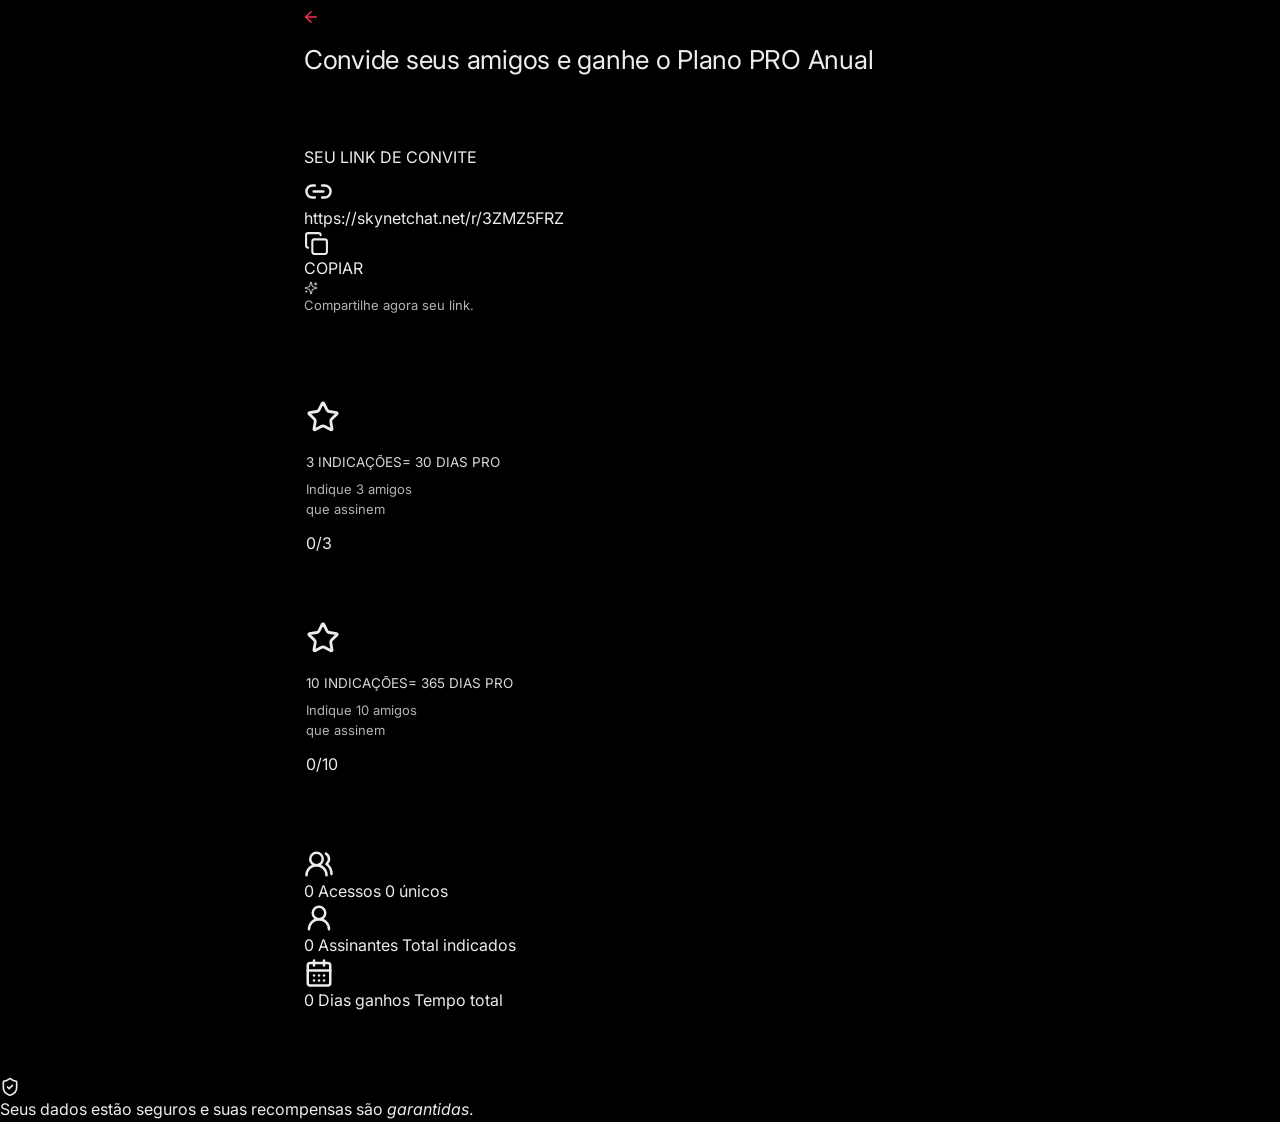
<file: indicar.html>
<!DOCTYPE html>
<html lang="pt-BR" style="background: rgb(0,0,0); color-scheme: dark; --drawerW: 360px; --form-space: 60px;">
<head>
<meta charset="utf-8">
<meta name="viewport" content="width=device-width, initial-scale=1, viewport-fit=cover">
<title>Indique e Ganhe — SKYNETchat</title>
<meta name="description" content="Convide amigos e ganhe o Plano PRO Anual.">
<meta name="theme-color" content="#000000">
<link rel="icon" type="image/png" sizes="32x32" href="assets/img/favicon-32-v2.png">
<link rel="icon" type="image/png" sizes="96x96" href="assets/img/favicon-96-v2.png">
<link rel="apple-touch-icon" href="assets/img/apple-touch-icon-v2.png">
<link rel="preconnect" href="https://fonts.googleapis.com">
<link rel="preconnect" href="https://fonts.gstatic.com" crossorigin>
<link rel="stylesheet" href="https://fonts.googleapis.com/css2?family=Inter:wght@400;500;600;700&amp;display=swap">
<link rel="stylesheet" href="assets/css/skynet.css">
<link rel="stylesheet" href="assets/css/skynet-extra.css">
<link rel="stylesheet" href="assets/css/panel.css">
<link rel="stylesheet" href="assets/css/turnstile.css">
<link rel="stylesheet" href="assets/css/clone.css?v=da2c0806">
<link rel="stylesheet" href="assets/css/pages.css?v=da2c0806">
</head>
<body data-page="indicar" class="theme-black" style="background: rgb(0,0,0); color-scheme: dark;">

		
		<div style="display: contents"><div class="page svelte-nj87ef"><div class="container svelte-nj87ef"><main class="maincard svelte-nj87ef" aria-labelledby="referral-title"><a href="index.html" class="back-btn svelte-nj87ef" aria-label="Voltar"><svg xmlns="http://www.w3.org/2000/svg" width="18" height="18" viewBox="0 0 24 24" fill="none" stroke="currentColor" stroke-width="2" stroke-linecap="round" stroke-linejoin="round" aria-hidden="true" class="lucide-icon lucide lucide-arrow-left"><path d="m12 19-7-7 7-7"></path><path d="M19 12H5"></path></svg></a> <section class="hero svelte-nj87ef"><h1 id="referral-title" class="title svelte-nj87ef"><span class="title-intro svelte-nj87ef">Convide seus amigos e ganhe</span> <span class="title-line svelte-nj87ef">o Plano <span class="title-pro svelte-nj87ef">PRO Anual</span></span></h1> </section> <section class="share-card svelte-nj87ef" aria-labelledby="share-title"><h2 id="share-title" class="card-label svelte-nj87ef">SEU LINK DE CONVITE</h2> <div class="link-row svelte-nj87ef"><div class="link-field svelte-nj87ef" title="https://skynetchat.net/r/3ZMZ5FRZ" aria-label="Seu link de convite: https://skynetchat.net/r/3ZMZ5FRZ"><span class="link-icon svelte-nj87ef"><svg xmlns="http://www.w3.org/2000/svg" width="29" height="29" viewBox="0 0 24 24" fill="none" stroke="currentColor" stroke-width="2" stroke-linecap="round" stroke-linejoin="round" aria-hidden="true" class="lucide-icon lucide lucide-link-2"><path d="M9 17H7A5 5 0 0 1 7 7h2"></path><path d="M15 7h2a5 5 0 1 1 0 10h-2"></path><line x1="8" x2="16" y1="12" y2="12"></line></svg></span> <span class="link-text svelte-nj87ef">https://skynetchat.net/r/3ZMZ5FRZ</span></div> <button type="button" class="copy-btn svelte-nj87ef" aria-label="Copiar link de convite"><svg xmlns="http://www.w3.org/2000/svg" width="25" height="25" viewBox="0 0 24 24" fill="none" stroke="currentColor" stroke-width="2" stroke-linecap="round" stroke-linejoin="round" aria-hidden="true" class="lucide-icon lucide lucide-copy"><rect width="14" height="14" x="8" y="8" rx="2" ry="2"></rect><path d="M4 16c-1.1 0-2-.9-2-2V4c0-1.1.9-2 2-2h10c1.1 0 2 .9 2 2"></path></svg> <span class="svelte-nj87ef">COPIAR</span></button></div> <p class="share-hint svelte-nj87ef" aria-live="polite"><svg xmlns="http://www.w3.org/2000/svg" width="14" height="14" viewBox="0 0 24 24" fill="none" stroke="currentColor" stroke-width="2" stroke-linecap="round" stroke-linejoin="round" aria-hidden="true" class="lucide-icon lucide lucide-sparkles"><path d="M9.937 15.5A2 2 0 0 0 8.5 14.063l-6.135-1.582a.5.5 0 0 1 0-.962L8.5 9.936A2 2 0 0 0 9.937 8.5l1.582-6.135a.5.5 0 0 1 .963 0L14.063 8.5A2 2 0 0 0 15.5 9.937l6.135 1.581a.5.5 0 0 1 0 .964L15.5 14.063a2 2 0 0 0-1.437 1.437l-1.582 6.135a.5.5 0 0 1-.963 0z"></path><path d="M20 3v4"></path><path d="M22 5h-4"></path><path d="M4 17v2"></path><path d="M5 18H3"></path></svg> Compartilhe agora seu link.</p></section> <section class="rewards-section svelte-nj87ef" aria-labelledby="rewards-title"><h2 id="rewards-title" class="sr-only svelte-nj87ef">Metas e recompensas</h2>  <div class="quests-row svelte-nj87ef"><article class="quest-card quest-card-red svelte-nj87ef"><button type="button" class="reward-card-trigger svelte-nj87ef" aria-label="Ver detalhes da recompensa de 30 dias PRO" aria-haspopup="dialog" aria-expanded="false"></button> <div class="quest-header svelte-nj87ef"><div class="quest-icon quest-icon-red svelte-nj87ef"><svg xmlns="http://www.w3.org/2000/svg" width="34" height="34" viewBox="0 0 24 24" fill="none" stroke="currentColor" stroke-width="2" stroke-linecap="round" stroke-linejoin="round" aria-hidden="true" class="lucide-icon lucide lucide-star"><path d="M11.525 2.295a.53.53 0 0 1 .95 0l2.31 4.679a2.123 2.123 0 0 0 1.595 1.16l5.166.756a.53.53 0 0 1 .294.904l-3.736 3.638a2.123 2.123 0 0 0-.611 1.878l.882 5.14a.53.53 0 0 1-.771.56l-4.618-2.428a2.122 2.122 0 0 0-1.973 0L6.396 21.01a.53.53 0 0 1-.77-.56l.881-5.139a2.122 2.122 0 0 0-.611-1.879L2.16 9.795a.53.53 0 0 1 .294-.906l5.165-.755a2.122 2.122 0 0 0 1.597-1.16z"></path></svg></div> <div class="quest-info svelte-nj87ef"><h3 class="quest-title svelte-nj87ef"><span class="svelte-nj87ef">3 INDICAÇÕES</span><span class="quest-title-reward svelte-nj87ef">= 30 DIAS PRO</span></h3> <p class="quest-desc svelte-nj87ef">Indique 3 amigos<br class="desktop-break svelte-nj87ef"> que assinem</p></div> </div>  <div class="progress-wrap svelte-nj87ef"><div class="progress-bar svelte-nj87ef" role="progressbar" aria-label="Progresso para ganhar 30 dias PRO" aria-valuemin="0" aria-valuemax="3" aria-valuenow="0"><div class="progress-fill progress-fill-red svelte-nj87ef" style="width: 0%"></div></div> <span class="progress-text svelte-nj87ef">0/3</span></div></article> <article class="quest-card quest-card-gold svelte-nj87ef"><button type="button" class="reward-card-trigger svelte-nj87ef" aria-label="Ver detalhes da recompensa de 365 dias PRO" aria-haspopup="dialog" aria-expanded="false"></button> <div class="quest-header svelte-nj87ef"><div class="quest-icon quest-icon-gold svelte-nj87ef"><svg xmlns="http://www.w3.org/2000/svg" width="34" height="34" viewBox="0 0 24 24" fill="none" stroke="currentColor" stroke-width="2" stroke-linecap="round" stroke-linejoin="round" aria-hidden="true" class="lucide-icon lucide lucide-star"><path d="M11.525 2.295a.53.53 0 0 1 .95 0l2.31 4.679a2.123 2.123 0 0 0 1.595 1.16l5.166.756a.53.53 0 0 1 .294.904l-3.736 3.638a2.123 2.123 0 0 0-.611 1.878l.882 5.14a.53.53 0 0 1-.771.56l-4.618-2.428a2.122 2.122 0 0 0-1.973 0L6.396 21.01a.53.53 0 0 1-.77-.56l.881-5.139a2.122 2.122 0 0 0-.611-1.879L2.16 9.795a.53.53 0 0 1 .294-.906l5.165-.755a2.122 2.122 0 0 0 1.597-1.16z"></path></svg></div> <div class="quest-info svelte-nj87ef"><h3 class="quest-title svelte-nj87ef"><span class="svelte-nj87ef">10 INDICAÇÕES</span><span class="quest-title-reward svelte-nj87ef">= 365 DIAS PRO</span></h3> <p class="quest-desc svelte-nj87ef">Indique 10 amigos<br class="desktop-break svelte-nj87ef"> que assinem</p></div> </div>  <div class="progress-wrap svelte-nj87ef"><div class="progress-bar svelte-nj87ef" role="progressbar" aria-label="Progresso para ganhar 365 dias PRO" aria-valuemin="0" aria-valuemax="10" aria-valuenow="0"><div class="progress-fill progress-fill-gold svelte-nj87ef" style="width: 0%"></div></div> <span class="progress-text svelte-nj87ef">0/10</span></div></article></div></section> <section class="stats-row svelte-nj87ef" aria-label="Resumo das indicações"><div class="stat-box svelte-nj87ef"><span class="stat-icon stat-icon-purple svelte-nj87ef"><svg xmlns="http://www.w3.org/2000/svg" width="30" height="30" viewBox="0 0 24 24" fill="none" stroke="currentColor" stroke-width="2" stroke-linecap="round" stroke-linejoin="round" aria-hidden="true" class="lucide-icon lucide lucide-users-round"><path d="M18 21a8 8 0 0 0-16 0"></path><circle cx="10" cy="8" r="5"></circle><path d="M22 20c0-3.37-2-6.5-4-8a5 5 0 0 0-.45-8.3"></path></svg></span> <div class="stat-copy svelte-nj87ef"><span class="stat-value svelte-nj87ef">0</span> <span class="stat-label svelte-nj87ef">Acessos</span> <span class="stat-sub svelte-nj87ef">0 únicos</span></div></div> <div class="stat-box svelte-nj87ef"><span class="stat-icon stat-icon-green svelte-nj87ef"><svg xmlns="http://www.w3.org/2000/svg" width="30" height="30" viewBox="0 0 24 24" fill="none" stroke="currentColor" stroke-width="2" stroke-linecap="round" stroke-linejoin="round" aria-hidden="true" class="lucide-icon lucide lucide-user-round"><circle cx="12" cy="8" r="5"></circle><path d="M20 21a8 8 0 0 0-16 0"></path></svg></span> <div class="stat-copy svelte-nj87ef"><span class="stat-value svelte-nj87ef">0</span> <span class="stat-label svelte-nj87ef">Assinantes</span> <span class="stat-sub svelte-nj87ef">Total indicados</span></div></div> <div class="stat-box svelte-nj87ef"><span class="stat-icon stat-icon-orange svelte-nj87ef"><svg xmlns="http://www.w3.org/2000/svg" width="30" height="30" viewBox="0 0 24 24" fill="none" stroke="currentColor" stroke-width="2" stroke-linecap="round" stroke-linejoin="round" aria-hidden="true" class="lucide-icon lucide lucide-calendar-days"><path d="M8 2v4"></path><path d="M16 2v4"></path><rect width="18" height="18" x="3" y="4" rx="2"></rect><path d="M3 10h18"></path><path d="M8 14h.01"></path><path d="M12 14h.01"></path><path d="M16 14h.01"></path><path d="M8 18h.01"></path><path d="M12 18h.01"></path><path d="M16 18h.01"></path></svg></span> <div class="stat-copy svelte-nj87ef"><span class="stat-value svelte-nj87ef">0</span> <span class="stat-label svelte-nj87ef">Dias ganhos</span> <span class="stat-sub svelte-nj87ef">Tempo total</span></div></div></section> </main> <footer class="trust-footer svelte-nj87ef"><svg xmlns="http://www.w3.org/2000/svg" width="20" height="20" viewBox="0 0 24 24" fill="none" stroke="currentColor" stroke-width="2" stroke-linecap="round" stroke-linejoin="round" aria-hidden="true" class="lucide-icon lucide lucide-shield-check"><path d="M20 13c0 5-3.5 7.5-7.66 8.95a1 1 0 0 1-.67-.01C7.5 20.5 4 18 4 13V6a1 1 0 0 1 1-1c2 0 4.5-1.2 6.24-2.72a1.17 1.17 0 0 1 1.52 0C14.51 3.81 17 5 19 5a1 1 0 0 1 1 1z"></path><path d="m9 12 2 2 4-4"></path></svg> <span class="trust-message svelte-nj87ef">Seus dados estão <span class="trust-message-safe svelte-nj87ef">seguros</span> e suas recompensas são <em class="svelte-nj87ef">garantidas</em>.</span></footer></div></div>  <div id="svelte-announcer" aria-live="assertive" aria-atomic="true" style="position: absolute; left: 0; top: 0; clip: rect(0 0 0 0); clip-path: inset(50%); overflow: hidden; white-space: nowrap; width: 1px; height: 1px"></div>
			
			
		</div>
		
		
		
		
		
		
	

	

<script src="assets/js/protocol.js?v=da2c0806"></script>
<script src="assets/js/app.js?v=da2c0806"></script>
</body>
</html>
</file>
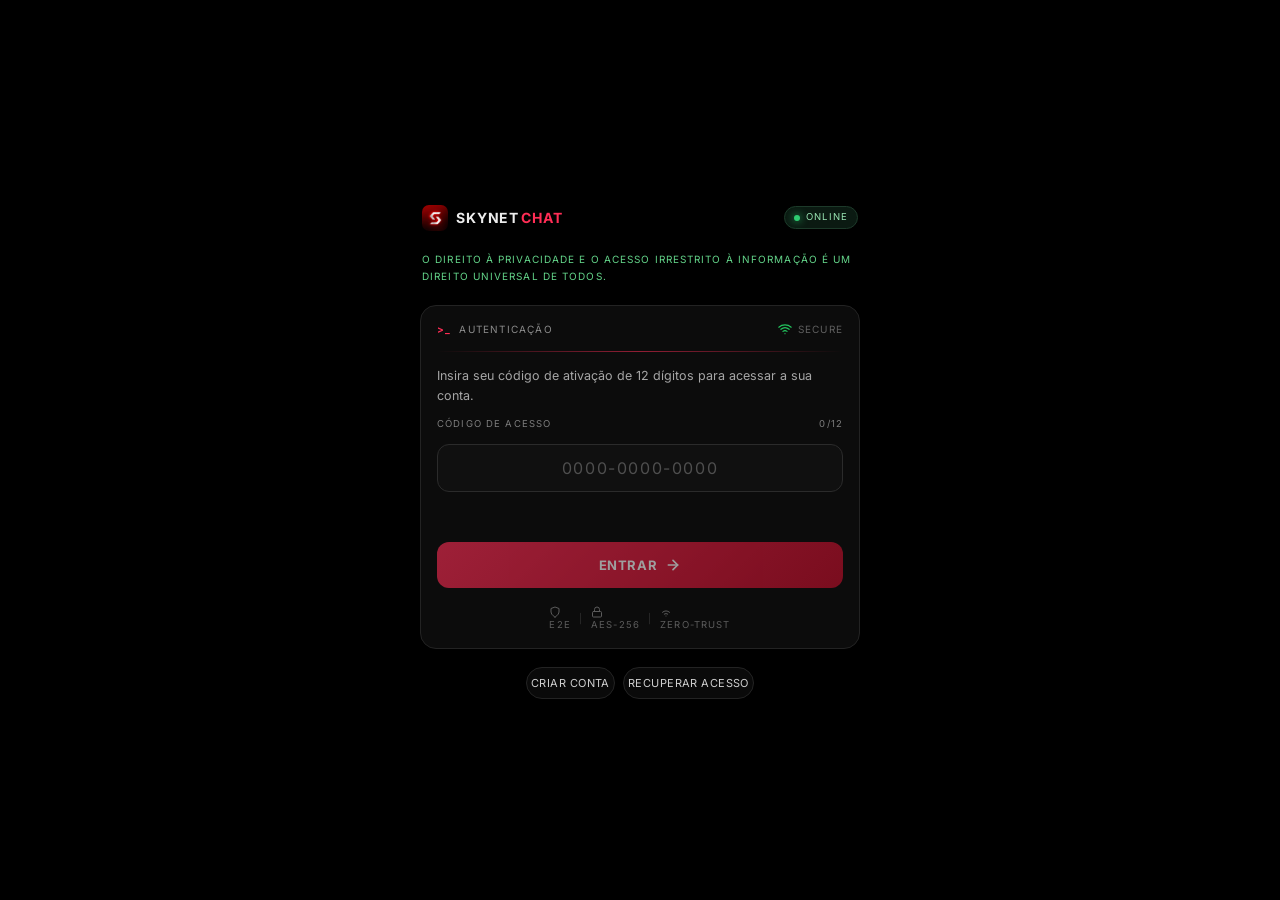
<file: login.html>
<!DOCTYPE html>
<html lang="pt-BR" style="background: rgb(0,0,0); color-scheme: dark; --drawerW: 360px; --form-space: 60px;">
<head>
<meta charset="utf-8">
<meta name="viewport" content="width=device-width, initial-scale=1, viewport-fit=cover">
<title>Entrar — SKYNETchat</title>
<meta name="description" content="Acesse sua conta SKYNETchat com seu código de ativação.">
<meta name="theme-color" content="#000000">
<link rel="icon" type="image/png" sizes="32x32" href="assets/img/favicon-32-v2.png">
<link rel="icon" type="image/png" sizes="96x96" href="assets/img/favicon-96-v2.png">
<link rel="apple-touch-icon" href="assets/img/apple-touch-icon-v2.png">
<link rel="preconnect" href="https://fonts.googleapis.com">
<link rel="preconnect" href="https://fonts.gstatic.com" crossorigin>
<link rel="stylesheet" href="https://fonts.googleapis.com/css2?family=Inter:wght@400;500;600;700&amp;display=swap">
<link rel="stylesheet" href="assets/css/skynet.css">
<link rel="stylesheet" href="assets/css/skynet-extra.css">
<link rel="stylesheet" href="assets/css/panel.css">
<link rel="stylesheet" href="assets/css/turnstile.css">
<link rel="stylesheet" href="assets/css/clone.css?v=da2c0806">
<link rel="stylesheet" href="assets/css/pages.css?v=da2c0806">
</head>
<body data-page="login" class="theme-black" style="background: rgb(0,0,0); color-scheme: dark;">

		
		<div style="display: contents"><section class="wrap svelte-xrzpr2"><div class="content svelte-xrzpr2"><div class="header-fixed svelte-xrzpr2"><div class="logo svelte-xrzpr2"><img src="assets/img/logov2.jpeg" alt="S" class="logo-badge svelte-xrzpr2"> <span class="logo-text svelte-xrzpr2">SKYNET<span class="logo-accent svelte-xrzpr2">CHAT</span></span></div> <span class="online-badge svelte-xrzpr2"><span class="online-dot svelte-xrzpr2"></span> ONLINE</span></div> <p class="slogan svelte-xrzpr2">O DIREITO À PRIVACIDADE E O ACESSO IRRESTRITO À INFORMAÇÃO É UM DIREITO UNIVERSAL DE TODOS.</p> <form method="POST" class="card svelte-xrzpr2"><div class="card-bar svelte-xrzpr2"><span class="card-bar-left svelte-xrzpr2"><span class="prompt svelte-xrzpr2">&gt;_</span> AUTENTICAÇÃO</span> <span class="card-bar-right svelte-xrzpr2"><svg xmlns="http://www.w3.org/2000/svg" width="14" height="14" viewBox="0 0 24 24" fill="none" stroke="#22c55e" stroke-width="2" stroke-linecap="round" stroke-linejoin="round" class="svelte-xrzpr2"><path d="M5 12.55a11 11 0 0 1 14.08 0" class="svelte-xrzpr2"></path><path d="M1.42 9a16 16 0 0 1 21.16 0" class="svelte-xrzpr2"></path><path d="M8.53 16.11a6 6 0 0 1 6.95 0" class="svelte-xrzpr2"></path><line x1="12" y1="20" x2="12.01" y2="20" class="svelte-xrzpr2"></line></svg> SECURE</span></div> <div class="card-divider svelte-xrzpr2"></div>  <p class="description svelte-xrzpr2">Insira seu código de ativação de 12 dígitos para acessar a sua conta.</p>   <div class="input-label svelte-xrzpr2"><span class="svelte-xrzpr2">CÓDIGO DE ACESSO</span> <span class="svelte-xrzpr2">0/12</span></div> <div class="input-wrap svelte-xrzpr2"><input name="code" type="tel" placeholder="0000-0000-0000" required="" maxlength="14" inputmode="numeric" class="input svelte-xrzpr2" aria-invalid="false" autocomplete="one-time-code"></div>  <div class="turnstile-container svelte-uyhs9n"><div><div></div><input type="hidden" name="cf-turnstile-response" id="cf-chl-widget-yawrg_response"></div></div> <input type="hidden" name="turnstileToken" class="svelte-xrzpr2" value=""> <input type="hidden" name="visitorId" class="svelte-xrzpr2" value="cd4cf310289f39e1d0602893505c6d4f"> <button class="primary svelte-xrzpr2" type="submit" disabled="">ENTRAR <svg xmlns="http://www.w3.org/2000/svg" width="16" height="16" viewBox="0 0 24 24" fill="none" stroke="currentColor" stroke-width="2.5" stroke-linecap="round" stroke-linejoin="round" class="svelte-xrzpr2"><path d="M5 12h14" class="svelte-xrzpr2"></path><path d="m12 5 7 7-7 7" class="svelte-xrzpr2"></path></svg></button> <div class="security-badges svelte-xrzpr2"><span class="svelte-xrzpr2"><svg xmlns="http://www.w3.org/2000/svg" width="12" height="12" viewBox="0 0 24 24" fill="none" stroke="currentColor" stroke-width="2" stroke-linecap="round" stroke-linejoin="round" class="svelte-xrzpr2"><path d="M12 22s8-4 8-10V5l-8-3-8 3v7c0 6 8 10 8 10z" class="svelte-xrzpr2"></path></svg> E2E</span> <span class="badge-sep svelte-xrzpr2">|</span> <span class="svelte-xrzpr2"><svg xmlns="http://www.w3.org/2000/svg" width="12" height="12" viewBox="0 0 24 24" fill="none" stroke="currentColor" stroke-width="2" stroke-linecap="round" stroke-linejoin="round" class="svelte-xrzpr2"><rect x="3" y="11" width="18" height="11" rx="2" ry="2" class="svelte-xrzpr2"></rect><path d="M7 11V7a5 5 0 0 1 10 0v4" class="svelte-xrzpr2"></path></svg> AES-256</span> <span class="badge-sep svelte-xrzpr2">|</span> <span class="svelte-xrzpr2"><svg xmlns="http://www.w3.org/2000/svg" width="12" height="12" viewBox="0 0 24 24" fill="none" stroke="currentColor" stroke-width="2" stroke-linecap="round" stroke-linejoin="round" class="svelte-xrzpr2"><path d="M5 12.55a11 11 0 0 1 14.08 0" class="svelte-xrzpr2"></path><path d="M8.53 16.11a6 6 0 0 1 6.95 0" class="svelte-xrzpr2"></path><line x1="12" y1="20" x2="12.01" y2="20" class="svelte-xrzpr2"></line></svg> ZERO-TRUST</span></div></form> <div class="links svelte-xrzpr2"><a href="#" class="svelte-xrzpr2">CRIAR CONTA</a> <span class="link-sep svelte-xrzpr2">|</span> <a href="#" class="svelte-xrzpr2">RECUPERAR ACESSO</a></div></div></section> <div id="svelte-announcer" aria-live="assertive" aria-atomic="true" style="position: absolute; left: 0; top: 0; clip: rect(0 0 0 0); clip-path: inset(50%); overflow: hidden; white-space: nowrap; width: 1px; height: 1px"></div>
			
			
		</div>
		
		
		
		
		
		
	

	

<script src="assets/js/protocol.js?v=da2c0806"></script>
<script src="assets/js/app.js?v=da2c0806"></script>
</body>
</html>
</file>
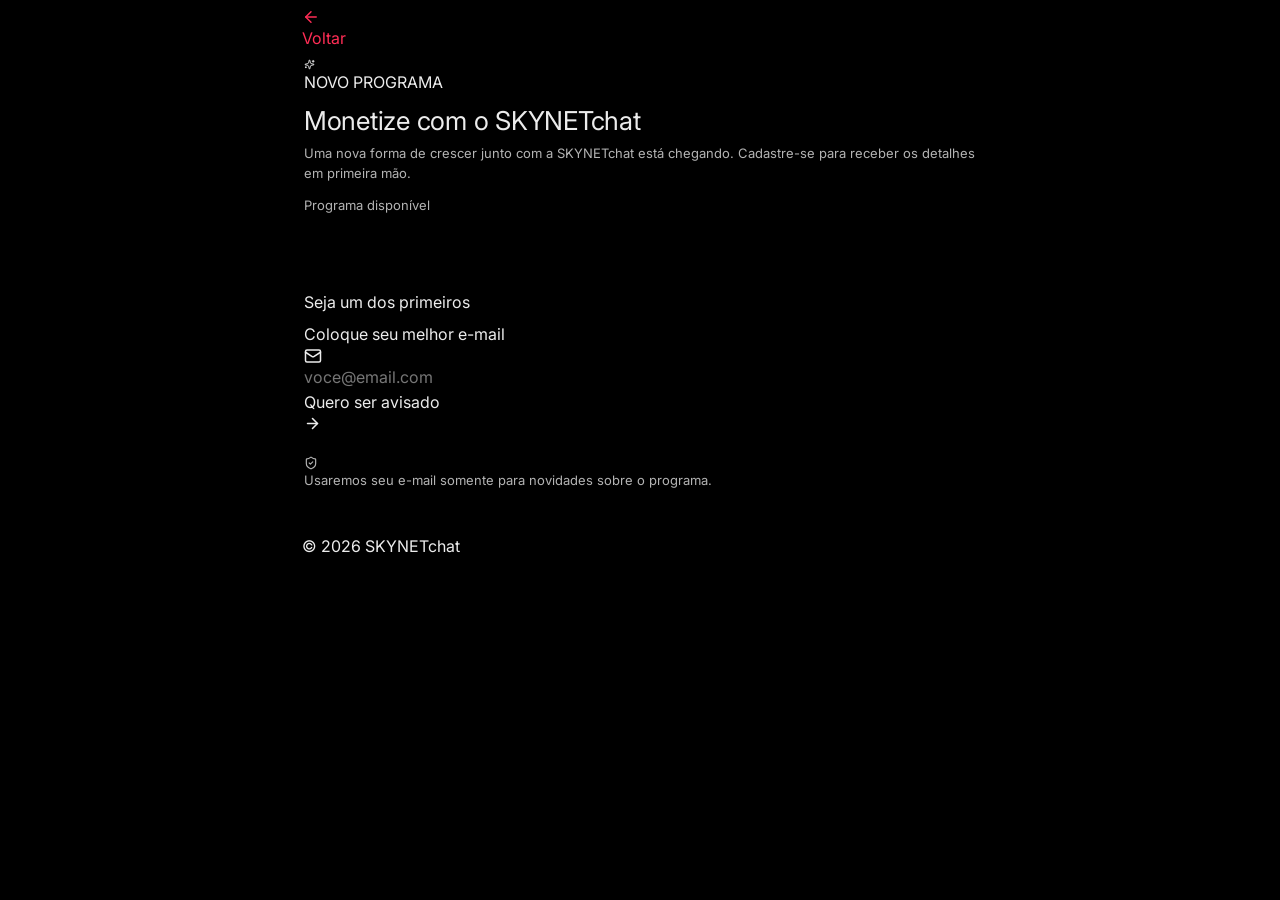
<file: monetizar.html>
<!DOCTYPE html>
<html lang="pt-BR" style="background: rgb(0,0,0); color-scheme: dark; --drawerW: 360px; --form-space: 60px;">
<head>
<meta charset="utf-8">
<meta name="viewport" content="width=device-width, initial-scale=1, viewport-fit=cover">
<title>Monetize com o SKYNETchat</title>
<meta name="description" content="Uma nova forma de crescer junto com a SKYNETchat.">
<meta name="theme-color" content="#000000">
<link rel="icon" type="image/png" sizes="32x32" href="assets/img/favicon-32-v2.png">
<link rel="icon" type="image/png" sizes="96x96" href="assets/img/favicon-96-v2.png">
<link rel="apple-touch-icon" href="assets/img/apple-touch-icon-v2.png">
<link rel="preconnect" href="https://fonts.googleapis.com">
<link rel="preconnect" href="https://fonts.gstatic.com" crossorigin>
<link rel="stylesheet" href="https://fonts.googleapis.com/css2?family=Inter:wght@400;500;600;700&amp;display=swap">
<link rel="stylesheet" href="assets/css/skynet.css">
<link rel="stylesheet" href="assets/css/skynet-extra.css">
<link rel="stylesheet" href="assets/css/panel.css">
<link rel="stylesheet" href="assets/css/turnstile.css">
<link rel="stylesheet" href="assets/css/clone.css?v=da2c0806">
<link rel="stylesheet" href="assets/css/pages.css?v=da2c0806">
</head>
<body data-page="monetizar" class="theme-black" style="background: rgb(0,0,0); color-scheme: dark;">

		
		<div style="display: contents"><main class="page-shell svelte-1q32qt6"><div class="ambient ambient-one svelte-1q32qt6"></div> <div class="ambient ambient-two svelte-1q32qt6"></div> <nav class="topbar svelte-1q32qt6" aria-label="Navegação da página"><a class="back-link svelte-1q32qt6" href="index.html" aria-label="Voltar ao SKYNETchat"><svg xmlns="http://www.w3.org/2000/svg" width="18" height="18" viewBox="0 0 24 24" fill="none" stroke="currentColor" stroke-width="1.9" stroke-linecap="round" stroke-linejoin="round" class="lucide-icon lucide lucide-arrow-left"><path d="m12 19-7-7 7-7"></path><path d="M19 12H5"></path></svg> <span class="svelte-1q32qt6">Voltar</span></a></nav> <section class="hero svelte-1q32qt6" aria-labelledby="monetize-title"><div class="eyebrow svelte-1q32qt6"><svg xmlns="http://www.w3.org/2000/svg" width="11" height="11" viewBox="0 0 24 24" fill="none" stroke="currentColor" stroke-width="2" stroke-linecap="round" stroke-linejoin="round" class="lucide-icon lucide lucide-sparkles"><path d="M9.937 15.5A2 2 0 0 0 8.5 14.063l-6.135-1.582a.5.5 0 0 1 0-.962L8.5 9.936A2 2 0 0 0 9.937 8.5l1.582-6.135a.5.5 0 0 1 .963 0L14.063 8.5A2 2 0 0 0 15.5 9.937l6.135 1.581a.5.5 0 0 1 0 .964L15.5 14.063a2 2 0 0 0-1.437 1.437l-1.582 6.135a.5.5 0 0 1-.963 0z"></path><path d="M20 3v4"></path><path d="M22 5h-4"></path><path d="M4 17v2"></path><path d="M5 18H3"></path></svg> NOVO PROGRAMA</div> <h1 id="monetize-title" class="svelte-1q32qt6">Monetize com o <span class="svelte-1q32qt6">SKYNETchat</span></h1> <p class="lead svelte-1q32qt6">Uma nova forma de crescer junto com a SKYNETchat está chegando.
      Cadastre-se para receber os detalhes em primeira mão.</p> <div class="launch-block svelte-1q32qt6" aria-live="polite"><p class="svelte-1q32qt6">Programa disponível</p> </div></section> <section class="interest-card svelte-1q32qt6" aria-labelledby="interest-title"><h2 id="interest-title" class="svelte-1q32qt6">Seja um dos primeiros</h2> <form class="svelte-1q32qt6"><label for="monetize-email" class="svelte-1q32qt6">Coloque seu melhor e-mail</label> <div class="input-row svelte-1q32qt6"><div class="input-wrap svelte-1q32qt6"><svg xmlns="http://www.w3.org/2000/svg" width="18" height="18" viewBox="0 0 24 24" fill="none" stroke="currentColor" stroke-width="2" stroke-linecap="round" stroke-linejoin="round" aria-hidden="true" class="lucide-icon lucide lucide-mail"><rect width="20" height="16" x="2" y="4" rx="2"></rect><path d="m22 7-8.97 5.7a1.94 1.94 0 0 1-2.06 0L2 7"></path></svg> <input id="monetize-email" type="email" inputmode="email" autocomplete="email" placeholder="voce@email.com" maxlength="254" required="" class="svelte-1q32qt6"></div> <button type="submit" disabled="" class="svelte-1q32qt6"><span class="svelte-1q32qt6">Quero ser avisado</span> <svg xmlns="http://www.w3.org/2000/svg" width="17" height="17" viewBox="0 0 24 24" fill="none" stroke="currentColor" stroke-width="2.2" stroke-linecap="round" stroke-linejoin="round" class="lucide-icon lucide lucide-arrow-right"><path d="M5 12h14"></path><path d="m12 5 7 7-7 7"></path></svg></button></div> <div class="turnstile-wrap svelte-1q32qt6"><div class="turnstile-container svelte-uyhs9n"><div><div></div><input type="hidden" name="cf-turnstile-response" id="cf-chl-widget-8pcop_response"></div></div></div> <p class="privacy-note svelte-1q32qt6"><svg xmlns="http://www.w3.org/2000/svg" width="14" height="14" viewBox="0 0 24 24" fill="none" stroke="currentColor" stroke-width="2" stroke-linecap="round" stroke-linejoin="round" class="lucide-icon lucide lucide-shield-check"><path d="M20 13c0 5-3.5 7.5-7.66 8.95a1 1 0 0 1-.67-.01C7.5 20.5 4 18 4 13V6a1 1 0 0 1 1-1c2 0 4.5-1.2 6.24-2.72a1.17 1.17 0 0 1 1.52 0C14.51 3.81 17 5 19 5a1 1 0 0 1 1 1z"></path><path d="m9 12 2 2 4-4"></path></svg> Usaremos seu e-mail somente para novidades sobre o programa.</p> <div class="form-status svelte-1q32qt6" aria-live="polite"></div></form></section>  <footer class="svelte-1q32qt6">© 2026 SKYNETchat</footer></main> <div id="svelte-announcer" aria-live="assertive" aria-atomic="true" style="position: absolute; left: 0; top: 0; clip: rect(0 0 0 0); clip-path: inset(50%); overflow: hidden; white-space: nowrap; width: 1px; height: 1px"></div>
			
			
		</div>
		
		
		
		
		
		
	

	

<script src="assets/js/protocol.js?v=da2c0806"></script>
<script src="assets/js/app.js?v=da2c0806"></script>
</body>
</html>
</file>
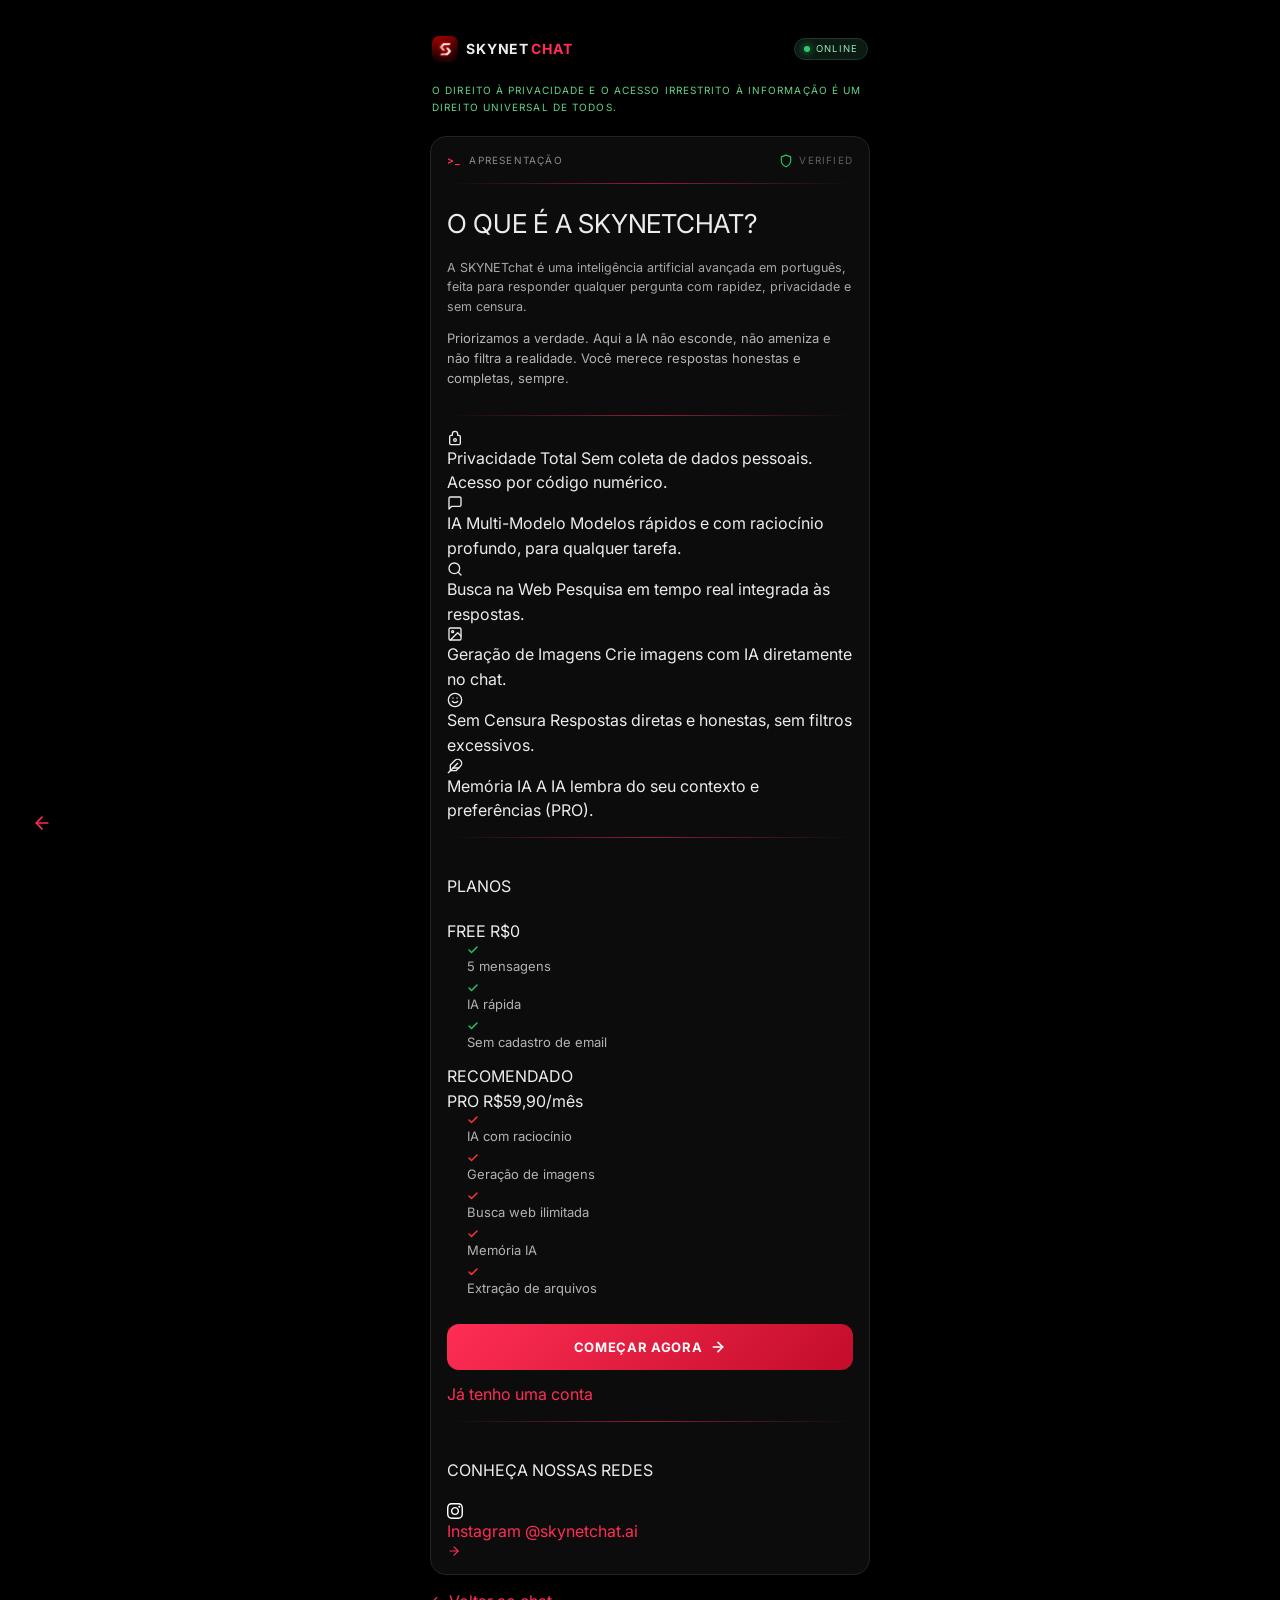
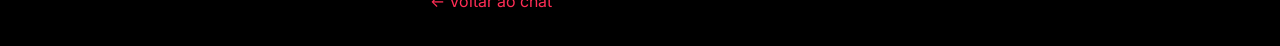
<file: sobre.html>
<!DOCTYPE html>
<html lang="pt-BR" style="background: rgb(0,0,0); color-scheme: dark; --drawerW: 360px; --form-space: 60px;">
<head>
<meta charset="utf-8">
<meta name="viewport" content="width=device-width, initial-scale=1, viewport-fit=cover">
<title>Conheça o SKYNETchat</title>
<meta name="description" content="O que é a SKYNETchat: IA avançada em português, privacidade total e acesso por código.">
<meta name="theme-color" content="#000000">
<link rel="icon" type="image/png" sizes="32x32" href="assets/img/favicon-32-v2.png">
<link rel="icon" type="image/png" sizes="96x96" href="assets/img/favicon-96-v2.png">
<link rel="apple-touch-icon" href="assets/img/apple-touch-icon-v2.png">
<link rel="preconnect" href="https://fonts.googleapis.com">
<link rel="preconnect" href="https://fonts.gstatic.com" crossorigin>
<link rel="stylesheet" href="https://fonts.googleapis.com/css2?family=Inter:wght@400;500;600;700&amp;display=swap">
<link rel="stylesheet" href="assets/css/skynet.css">
<link rel="stylesheet" href="assets/css/skynet-extra.css">
<link rel="stylesheet" href="assets/css/panel.css">
<link rel="stylesheet" href="assets/css/turnstile.css">
<link rel="stylesheet" href="assets/css/clone.css?v=da2c0806">
<link rel="stylesheet" href="assets/css/pages.css?v=da2c0806">
</head>
<body data-page="sobre" class="theme-black" style="background: rgb(0,0,0); color-scheme: dark;">

		
		<div style="display: contents"><section class="wrap svelte-ieljgo"><a href="index.html" class="back-btn svelte-ieljgo" aria-label="Voltar"><svg xmlns="http://www.w3.org/2000/svg" width="20" height="20" viewBox="0 0 24 24" fill="none" stroke="currentColor" stroke-width="2" stroke-linecap="round" stroke-linejoin="round" class="svelte-ieljgo"><path d="M19 12H5" class="svelte-ieljgo"></path><path d="m12 19-7-7 7-7" class="svelte-ieljgo"></path></svg></a> <div class="content svelte-ieljgo"><div class="header-fixed svelte-ieljgo"><div class="logo svelte-ieljgo"><img src="assets/img/logov2.jpeg" alt="S" class="logo-badge svelte-ieljgo"> <span class="logo-text svelte-ieljgo">SKYNET<span class="logo-accent svelte-ieljgo">CHAT</span></span></div> <span class="online-badge svelte-ieljgo"><span class="online-dot svelte-ieljgo"></span> ONLINE</span></div> <p class="slogan svelte-ieljgo">O DIREITO À PRIVACIDADE E O ACESSO IRRESTRITO À INFORMAÇÃO É UM DIREITO UNIVERSAL DE TODOS.</p> <div class="card svelte-ieljgo"><div class="card-bar svelte-ieljgo"><span class="card-bar-left svelte-ieljgo"><span class="prompt svelte-ieljgo">&gt;_</span> APRESENTAÇÃO</span> <span class="card-bar-right svelte-ieljgo"><svg xmlns="http://www.w3.org/2000/svg" width="14" height="14" viewBox="0 0 24 24" fill="none" stroke="#22c55e" stroke-width="2" stroke-linecap="round" stroke-linejoin="round" class="svelte-ieljgo"><path d="M12 22s8-4 8-10V5l-8-3-8 3v7c0 6 8 10 8 10z" class="svelte-ieljgo"></path></svg> VERIFIED</span></div> <div class="card-divider svelte-ieljgo"></div> <h1 class="svelte-ieljgo">O QUE É A <span class="accent svelte-ieljgo">SKYNETCHAT</span>?</h1> <p class="description svelte-ieljgo">A SKYNETchat é uma inteligência artificial avançada em português, feita para responder qualquer pergunta com rapidez, privacidade e sem censura.</p> <p class="manifesto-text svelte-ieljgo">Priorizamos a <span class="accent svelte-ieljgo">verdade</span>. Aqui a IA não esconde, não ameniza e não filtra a realidade. Você merece respostas honestas e completas, sempre.</p> <div class="card-divider svelte-ieljgo"></div> <div class="features svelte-ieljgo"><div class="feature svelte-ieljgo"><div class="feature-icon svelte-ieljgo"><svg xmlns="http://www.w3.org/2000/svg" width="16" height="16" viewBox="0 0 24 24" fill="none" stroke="currentColor" stroke-width="2" stroke-linecap="round" stroke-linejoin="round" class="svelte-ieljgo"><path d="M12 2a4 4 0 0 0-4 4v2H6a2 2 0 0 0-2 2v10a2 2 0 0 0 2 2h12a2 2 0 0 0 2-2V10a2 2 0 0 0-2-2h-2V6a4 4 0 0 0-4-4z" class="svelte-ieljgo"></path><circle cx="12" cy="15" r="2" class="svelte-ieljgo"></circle></svg></div> <div class="feature-text svelte-ieljgo"><span class="feature-title svelte-ieljgo">Privacidade Total</span> <span class="feature-desc svelte-ieljgo">Sem coleta de dados pessoais. Acesso por código numérico.</span></div></div> <div class="feature svelte-ieljgo"><div class="feature-icon svelte-ieljgo"><svg xmlns="http://www.w3.org/2000/svg" width="16" height="16" viewBox="0 0 24 24" fill="none" stroke="currentColor" stroke-width="2" stroke-linecap="round" stroke-linejoin="round" class="svelte-ieljgo"><path d="M21 15a2 2 0 0 1-2 2H7l-4 4V5a2 2 0 0 1 2-2h14a2 2 0 0 1 2 2z" class="svelte-ieljgo"></path></svg></div> <div class="feature-text svelte-ieljgo"><span class="feature-title svelte-ieljgo">IA Multi-Modelo</span> <span class="feature-desc svelte-ieljgo">Modelos rápidos e com raciocínio profundo, para qualquer tarefa.</span></div></div> <div class="feature svelte-ieljgo"><div class="feature-icon svelte-ieljgo"><svg xmlns="http://www.w3.org/2000/svg" width="16" height="16" viewBox="0 0 24 24" fill="none" stroke="currentColor" stroke-width="2" stroke-linecap="round" stroke-linejoin="round" class="svelte-ieljgo"><circle cx="11" cy="11" r="8" class="svelte-ieljgo"></circle><line x1="21" y1="21" x2="16.65" y2="16.65" class="svelte-ieljgo"></line></svg></div> <div class="feature-text svelte-ieljgo"><span class="feature-title svelte-ieljgo">Busca na Web</span> <span class="feature-desc svelte-ieljgo">Pesquisa em tempo real integrada às respostas.</span></div></div> <div class="feature svelte-ieljgo"><div class="feature-icon svelte-ieljgo"><svg xmlns="http://www.w3.org/2000/svg" width="16" height="16" viewBox="0 0 24 24" fill="none" stroke="currentColor" stroke-width="2" stroke-linecap="round" stroke-linejoin="round" class="svelte-ieljgo"><rect x="3" y="3" width="18" height="18" rx="2" ry="2" class="svelte-ieljgo"></rect><circle cx="8.5" cy="8.5" r="1.5" class="svelte-ieljgo"></circle><polyline points="21 15 16 10 5 21" class="svelte-ieljgo"></polyline></svg></div> <div class="feature-text svelte-ieljgo"><span class="feature-title svelte-ieljgo">Geração de Imagens</span> <span class="feature-desc svelte-ieljgo">Crie imagens com IA diretamente no chat.</span></div></div> <div class="feature svelte-ieljgo"><div class="feature-icon svelte-ieljgo"><svg xmlns="http://www.w3.org/2000/svg" width="16" height="16" viewBox="0 0 24 24" fill="none" stroke="currentColor" stroke-width="2" stroke-linecap="round" stroke-linejoin="round" class="svelte-ieljgo"><path d="M12 2C6.48 2 2 6.48 2 12s4.48 10 10 10 10-4.48 10-10S17.52 2 12 2z" class="svelte-ieljgo"></path><path d="M8 14s1.5 2 4 2 4-2 4-2" class="svelte-ieljgo"></path><line x1="9" y1="9" x2="9.01" y2="9" class="svelte-ieljgo"></line><line x1="15" y1="9" x2="15.01" y2="9" class="svelte-ieljgo"></line></svg></div> <div class="feature-text svelte-ieljgo"><span class="feature-title svelte-ieljgo">Sem Censura</span> <span class="feature-desc svelte-ieljgo">Respostas diretas e honestas, sem filtros excessivos.</span></div></div> <div class="feature svelte-ieljgo"><div class="feature-icon svelte-ieljgo"><svg xmlns="http://www.w3.org/2000/svg" width="16" height="16" viewBox="0 0 24 24" fill="none" stroke="currentColor" stroke-width="2" stroke-linecap="round" stroke-linejoin="round" class="svelte-ieljgo"><path d="M20.24 12.24a6 6 0 0 0-8.49-8.49L5 10.5V19h8.5z" class="svelte-ieljgo"></path><line x1="16" y1="8" x2="2" y2="22" class="svelte-ieljgo"></line><line x1="17.5" y1="15" x2="9" y2="15" class="svelte-ieljgo"></line></svg></div> <div class="feature-text svelte-ieljgo"><span class="feature-title svelte-ieljgo">Memória IA</span> <span class="feature-desc svelte-ieljgo">A IA lembra do seu contexto e preferências (PRO).</span></div></div></div> <div class="card-divider svelte-ieljgo"></div> <h2 class="svelte-ieljgo">PLANOS</h2> <div class="plans svelte-ieljgo"><div class="plan-card svelte-ieljgo"><div class="plan-header svelte-ieljgo"><span class="plan-name svelte-ieljgo">FREE</span> <span class="plan-price svelte-ieljgo">R$0</span></div> <ul class="plan-features svelte-ieljgo"><li class="svelte-ieljgo"><svg xmlns="http://www.w3.org/2000/svg" width="12" height="12" viewBox="0 0 24 24" fill="none" stroke="#22c55e" stroke-width="3" stroke-linecap="round" stroke-linejoin="round" class="svelte-ieljgo"><polyline points="20 6 9 17 4 12" class="svelte-ieljgo"></polyline></svg> 5 mensagens</li> <li class="svelte-ieljgo"><svg xmlns="http://www.w3.org/2000/svg" width="12" height="12" viewBox="0 0 24 24" fill="none" stroke="#22c55e" stroke-width="3" stroke-linecap="round" stroke-linejoin="round" class="svelte-ieljgo"><polyline points="20 6 9 17 4 12" class="svelte-ieljgo"></polyline></svg> IA rápida</li> <li class="svelte-ieljgo"><svg xmlns="http://www.w3.org/2000/svg" width="12" height="12" viewBox="0 0 24 24" fill="none" stroke="#22c55e" stroke-width="3" stroke-linecap="round" stroke-linejoin="round" class="svelte-ieljgo"><polyline points="20 6 9 17 4 12" class="svelte-ieljgo"></polyline></svg> Sem cadastro de email</li></ul></div> <div class="plan-card plan-pro svelte-ieljgo"><div class="plan-badge svelte-ieljgo">RECOMENDADO</div> <div class="plan-header svelte-ieljgo"><span class="plan-name svelte-ieljgo">PRO</span> <span class="plan-price svelte-ieljgo">R$59<span class="plan-cents svelte-ieljgo">,90</span><span class="plan-period svelte-ieljgo">/mês</span></span></div> <ul class="plan-features svelte-ieljgo"><li class="svelte-ieljgo"><svg xmlns="http://www.w3.org/2000/svg" width="12" height="12" viewBox="0 0 24 24" fill="none" stroke="#ff3333" stroke-width="3" stroke-linecap="round" stroke-linejoin="round" class="svelte-ieljgo"><polyline points="20 6 9 17 4 12" class="svelte-ieljgo"></polyline></svg> IA com raciocínio</li> <li class="svelte-ieljgo"><svg xmlns="http://www.w3.org/2000/svg" width="12" height="12" viewBox="0 0 24 24" fill="none" stroke="#ff3333" stroke-width="3" stroke-linecap="round" stroke-linejoin="round" class="svelte-ieljgo"><polyline points="20 6 9 17 4 12" class="svelte-ieljgo"></polyline></svg> Geração de imagens</li> <li class="svelte-ieljgo"><svg xmlns="http://www.w3.org/2000/svg" width="12" height="12" viewBox="0 0 24 24" fill="none" stroke="#ff3333" stroke-width="3" stroke-linecap="round" stroke-linejoin="round" class="svelte-ieljgo"><polyline points="20 6 9 17 4 12" class="svelte-ieljgo"></polyline></svg> Busca web ilimitada</li> <li class="svelte-ieljgo"><svg xmlns="http://www.w3.org/2000/svg" width="12" height="12" viewBox="0 0 24 24" fill="none" stroke="#ff3333" stroke-width="3" stroke-linecap="round" stroke-linejoin="round" class="svelte-ieljgo"><polyline points="20 6 9 17 4 12" class="svelte-ieljgo"></polyline></svg> Memória IA</li> <li class="svelte-ieljgo"><svg xmlns="http://www.w3.org/2000/svg" width="12" height="12" viewBox="0 0 24 24" fill="none" stroke="#ff3333" stroke-width="3" stroke-linecap="round" stroke-linejoin="round" class="svelte-ieljgo"><polyline points="20 6 9 17 4 12" class="svelte-ieljgo"></polyline></svg> Extração de arquivos</li></ul></div></div> <a href="#" class="primary svelte-ieljgo">COMEÇAR AGORA <svg xmlns="http://www.w3.org/2000/svg" width="16" height="16" viewBox="0 0 24 24" fill="none" stroke="currentColor" stroke-width="2.5" stroke-linecap="round" stroke-linejoin="round" class="svelte-ieljgo"><path d="M5 12h14" class="svelte-ieljgo"></path><path d="m12 5 7 7-7 7" class="svelte-ieljgo"></path></svg></a> <a href="login.html" class="secondary-link svelte-ieljgo">Já tenho uma conta</a> <div class="card-divider svelte-ieljgo"></div> <h2 class="svelte-ieljgo">CONHEÇA NOSSAS REDES</h2> <a href="https://instagram.com/skynetchat.ai" target="_blank" rel="noopener noreferrer" class="social-link svelte-ieljgo"><div class="social-icon svelte-ieljgo"><svg xmlns="http://www.w3.org/2000/svg" width="16" height="16" viewBox="0 0 24 24" fill="white" class="svelte-ieljgo"><path d="M12 2.163c3.204 0 3.584.012 4.85.07 3.252.148 4.771 1.691 4.919 4.919.058 1.265.069 1.645.069 4.849 0 3.205-.012 3.584-.069 4.849-.149 3.225-1.664 4.771-4.919 4.919-1.266.058-1.644.07-4.85.07-3.204 0-3.584-.012-4.849-.07-3.26-.149-4.771-1.699-4.919-4.92-.058-1.265-.07-1.644-.07-4.849 0-3.204.013-3.583.07-4.849.149-3.227 1.664-4.771 4.919-4.919 1.266-.057 1.645-.069 4.849-.069zm0-2.163c-3.259 0-3.667.014-4.947.072-4.358.2-6.78 2.618-6.98 6.98-.059 1.281-.073 1.689-.073 4.948 0 3.259.014 3.668.072 4.948.2 4.358 2.618 6.78 6.98 6.98 1.281.058 1.689.072 4.948.072 3.259 0 3.668-.014 4.948-.072 4.354-.2 6.782-2.618 6.979-6.98.059-1.28.073-1.689.073-4.948 0-3.259-.014-3.667-.072-4.947-.196-4.354-2.617-6.78-6.979-6.98-1.281-.059-1.69-.073-4.949-.073zm0 5.838c-3.403 0-6.162 2.759-6.162 6.162s2.759 6.163 6.162 6.163 6.162-2.759 6.162-6.163c0-3.403-2.759-6.162-6.162-6.162zm0 10.162c-2.209 0-4-1.79-4-4 0-2.209 1.791-4 4-4s4 1.791 4 4c0 2.21-1.791 4-4 4zm6.406-11.845c-.796 0-1.441.645-1.441 1.44s.645 1.44 1.441 1.44c.795 0 1.439-.645 1.439-1.44s-.644-1.44-1.439-1.44z" class="svelte-ieljgo"></path></svg></div> <div class="social-text svelte-ieljgo"><span class="social-name svelte-ieljgo">Instagram</span> <span class="social-handle svelte-ieljgo">@skynetchat.ai</span></div> <svg xmlns="http://www.w3.org/2000/svg" width="14" height="14" viewBox="0 0 24 24" fill="none" stroke="currentColor" stroke-width="2" stroke-linecap="round" stroke-linejoin="round" class="social-arrow svelte-ieljgo"><path d="M5 12h14" class="svelte-ieljgo"></path><path d="m12 5 7 7-7 7" class="svelte-ieljgo"></path></svg></a></div> <a class="ghost-link svelte-ieljgo" href="index.html">← Voltar ao chat</a></div></section> <div id="svelte-announcer" aria-live="assertive" aria-atomic="true" style="position: absolute; left: 0; top: 0; clip: rect(0 0 0 0); clip-path: inset(50%); overflow: hidden; white-space: nowrap; width: 1px; height: 1px"></div>
			
			
		</div>
		
		
		
		
		
		
	

	

<script src="assets/js/protocol.js?v=da2c0806"></script>
<script src="assets/js/app.js?v=da2c0806"></script>
</body>
</html>
</file>
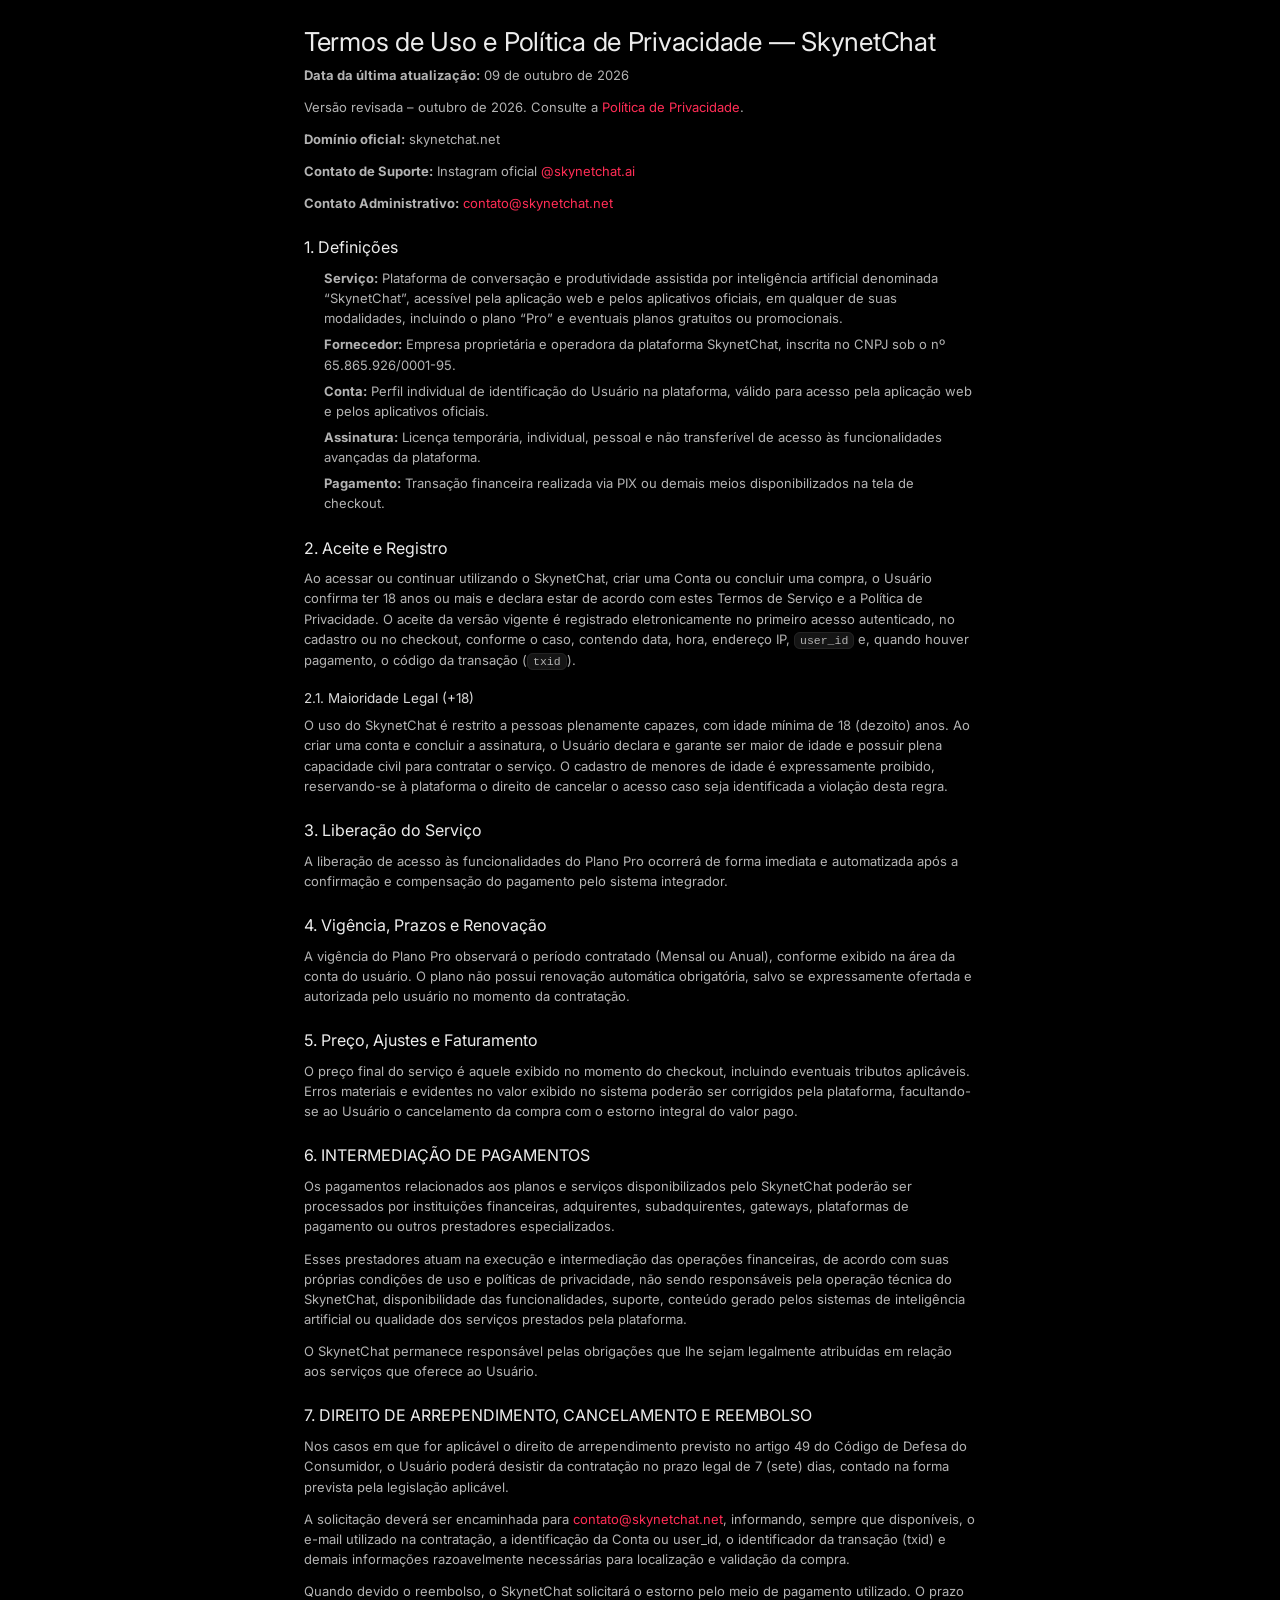
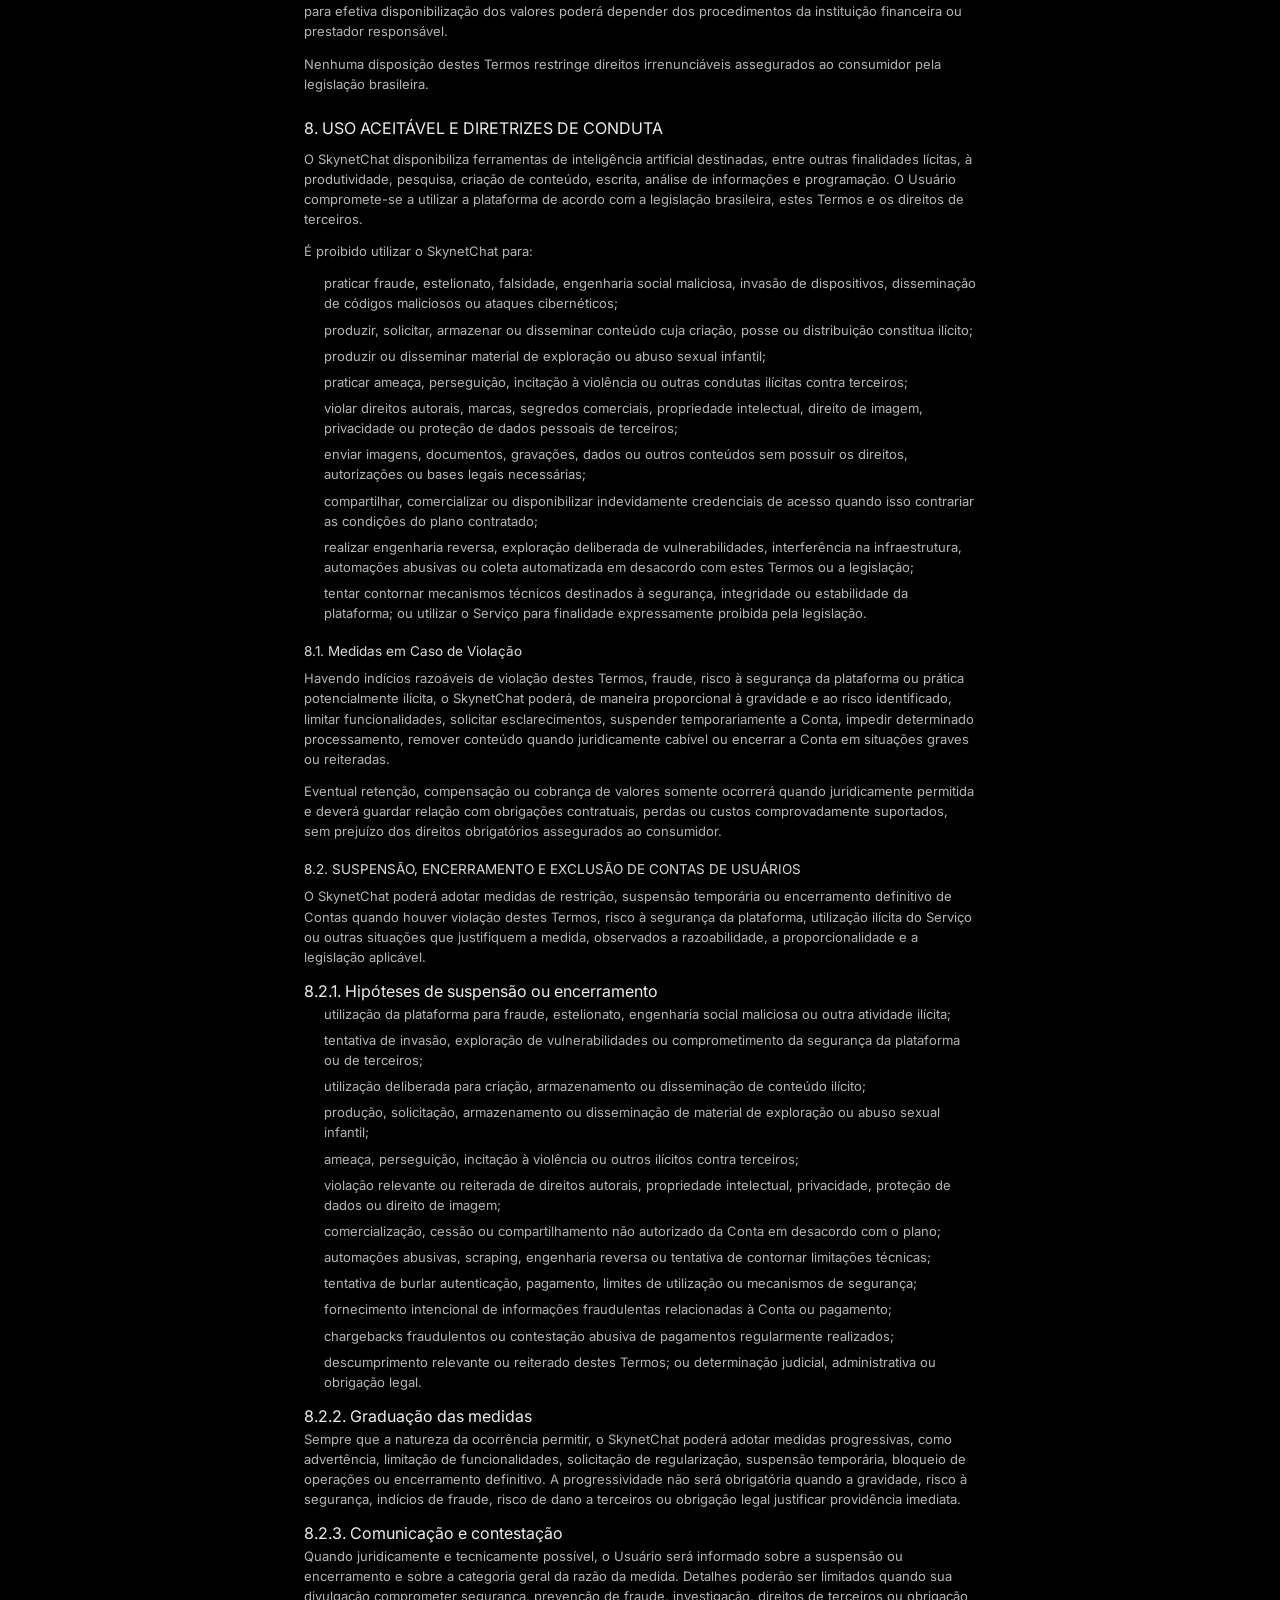
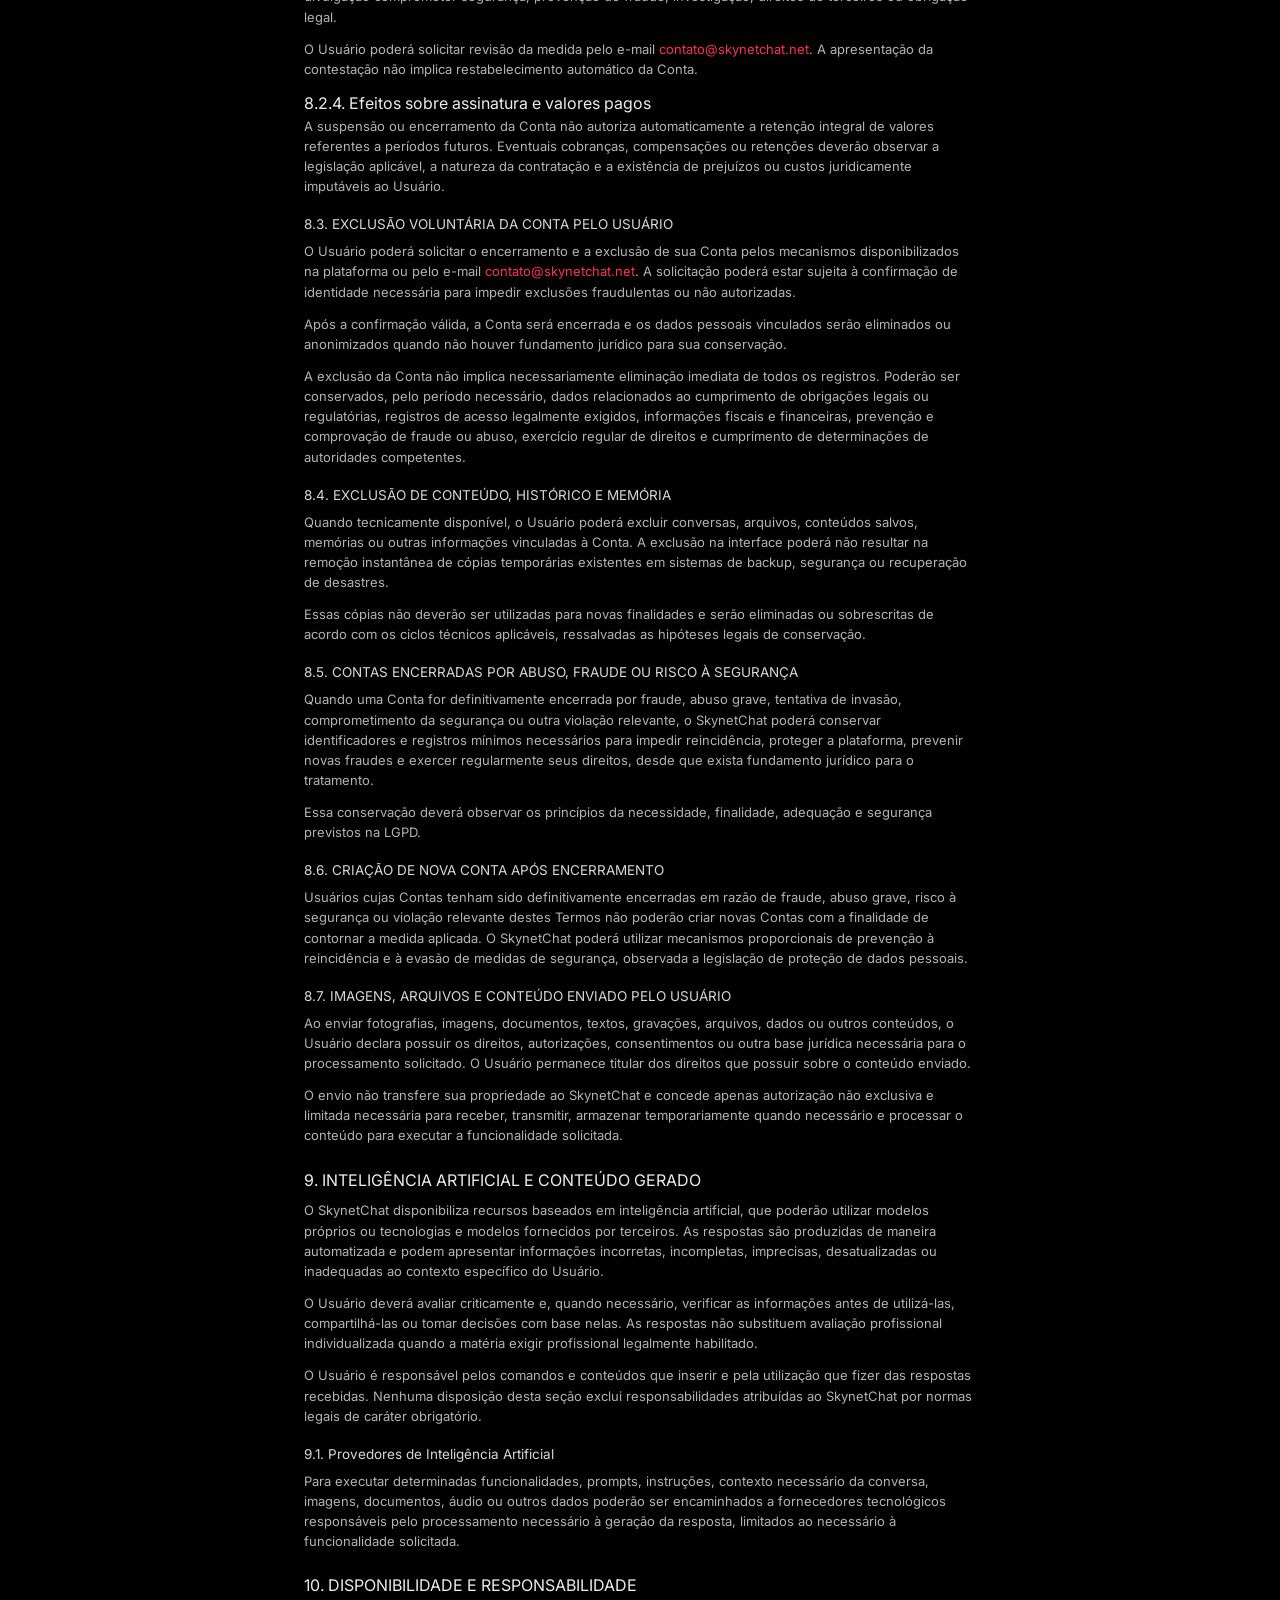
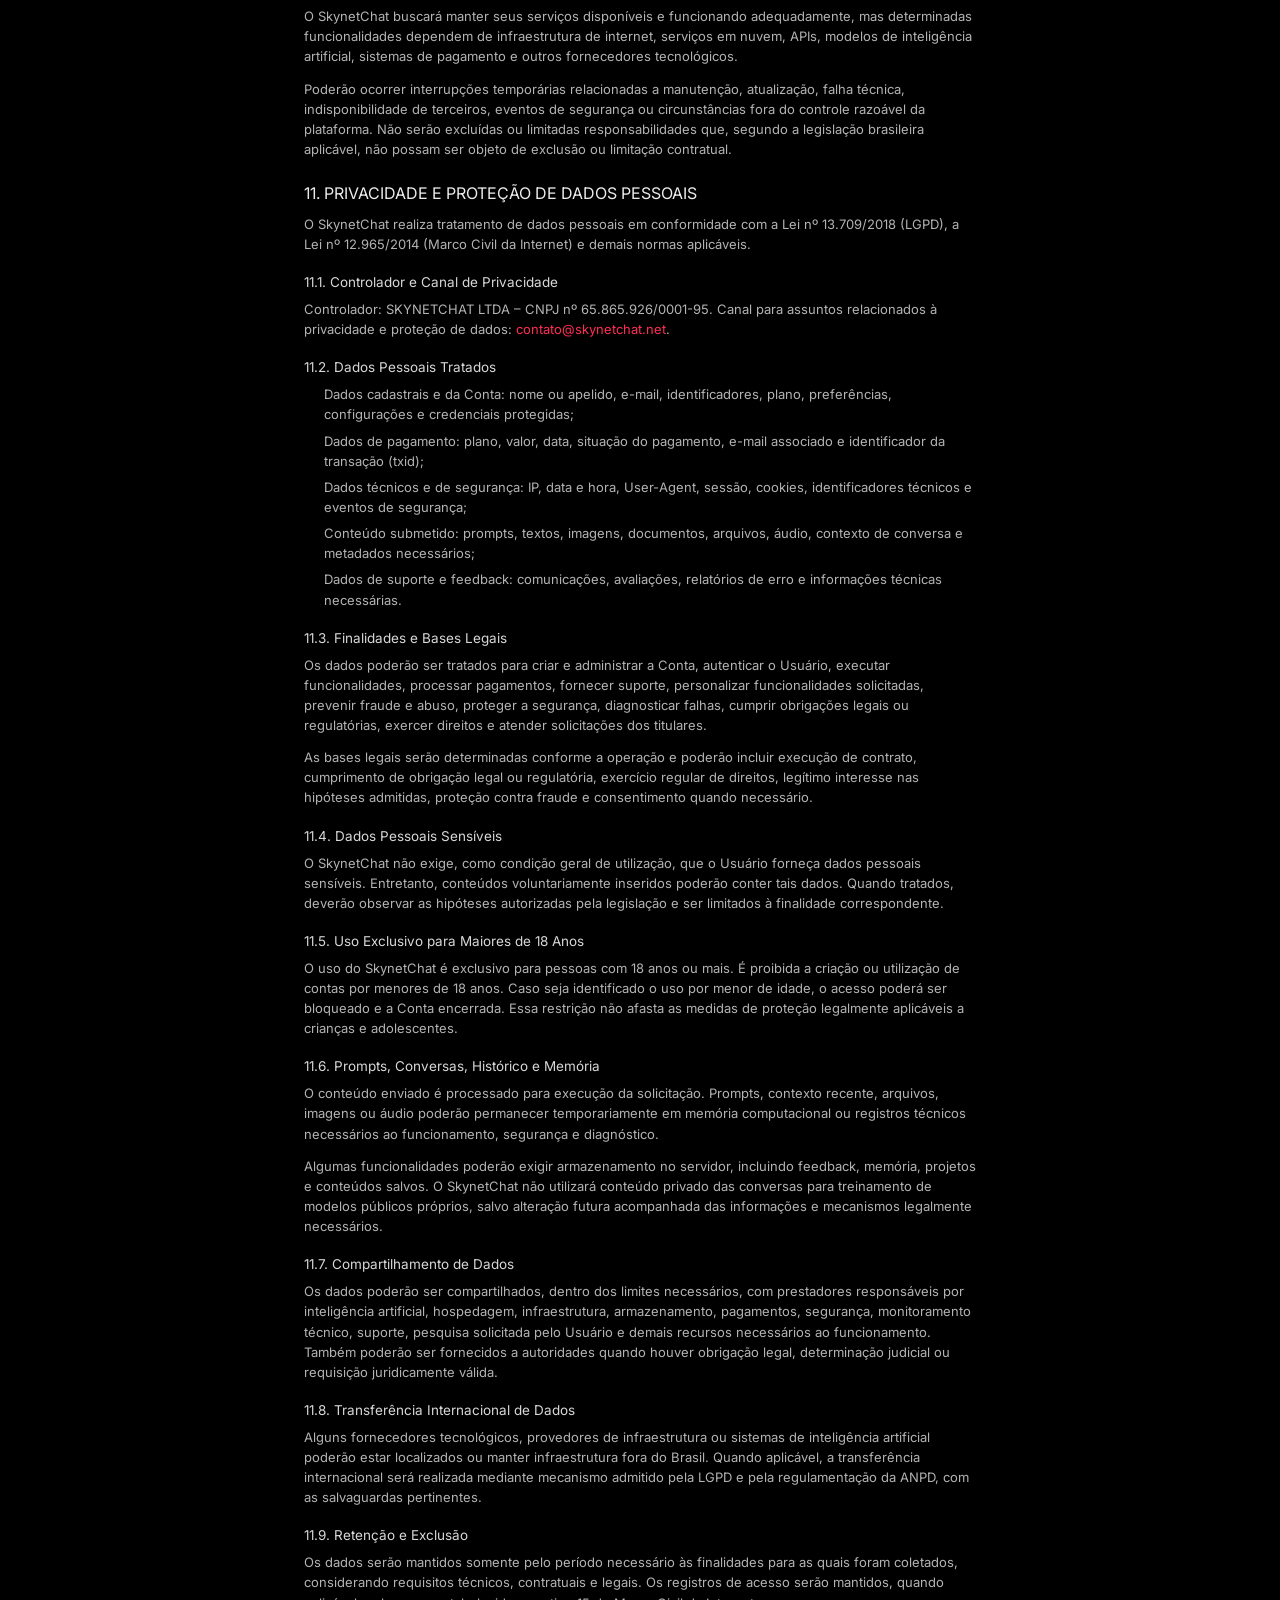
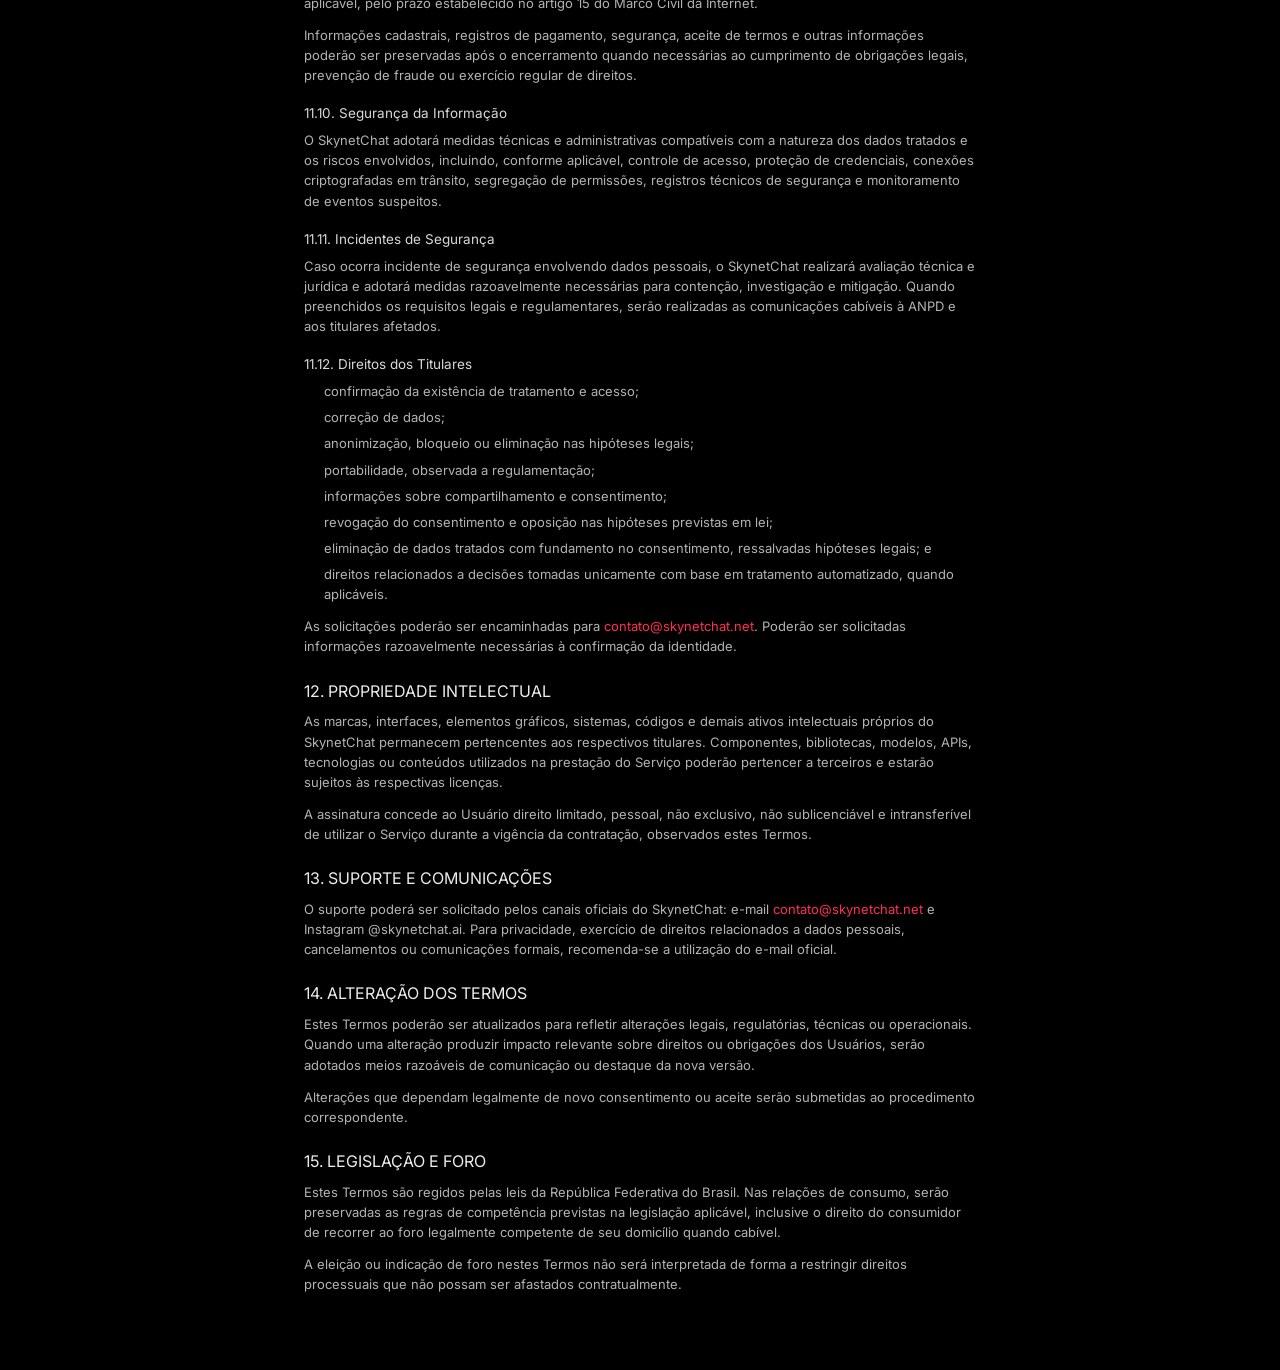
<file: termos.html>
<!DOCTYPE html>
<html lang="pt-BR" style="background: rgb(0,0,0); color-scheme: dark; --drawerW: 360px; --form-space: 60px;">
<head>
<meta charset="utf-8">
<meta name="viewport" content="width=device-width, initial-scale=1, viewport-fit=cover">
<title>Termos de Uso e Política de Privacidade — SKYNETchat</title>
<meta name="description" content="Termos de uso e política de privacidade da SKYNETchat.">
<meta name="theme-color" content="#000000">
<link rel="icon" type="image/png" sizes="32x32" href="assets/img/favicon-32-v2.png">
<link rel="icon" type="image/png" sizes="96x96" href="assets/img/favicon-96-v2.png">
<link rel="apple-touch-icon" href="assets/img/apple-touch-icon-v2.png">
<link rel="preconnect" href="https://fonts.googleapis.com">
<link rel="preconnect" href="https://fonts.gstatic.com" crossorigin>
<link rel="stylesheet" href="https://fonts.googleapis.com/css2?family=Inter:wght@400;500;600;700&amp;display=swap">
<link rel="stylesheet" href="assets/css/skynet.css">
<link rel="stylesheet" href="assets/css/skynet-extra.css">
<link rel="stylesheet" href="assets/css/panel.css">
<link rel="stylesheet" href="assets/css/turnstile.css">
<link rel="stylesheet" href="assets/css/clone.css?v=da2c0806">
<link rel="stylesheet" href="assets/css/pages.css?v=da2c0806">
</head>
<body data-page="termos" class="theme-black" style="background: rgb(0,0,0); color-scheme: dark;">

		
		<div style="display: contents"><section class="terms-page svelte-kycsfv"><article class="terms-scroll mx-auto max-w-3xl svelte-kycsfv" tabindex="-1" role="region" aria-labelledby="termos-title" aria-label="Termos de Uso e Política de Privacidade"><h1 id="termos-title" class="svelte-kycsfv">Termos de Uso e Política de Privacidade — SkynetChat</h1> <p class="svelte-kycsfv"><strong class="svelte-kycsfv">Data da última atualização:</strong> 09 de outubro de 2026</p> <p class="svelte-kycsfv">Versão revisada – outubro de 2026. Consulte a <a href="#privacidade" class="svelte-kycsfv">Política de Privacidade</a>.</p> <p class="svelte-kycsfv"><strong class="svelte-kycsfv">Domínio oficial:</strong> skynetchat.net</p> <p class="svelte-kycsfv"><strong class="svelte-kycsfv">Contato de Suporte:</strong> Instagram oficial <a href="https://instagram.com/skynetchat.ai" target="_blank" rel="noopener noreferrer" class="svelte-kycsfv">@skynetchat.ai</a></p> <p class="svelte-kycsfv"><strong class="svelte-kycsfv">Contato Administrativo:</strong> <a href="mailto:contato@skynetchat.net" class="svelte-kycsfv">contato@skynetchat.net</a></p> <h2 class="svelte-kycsfv">1. Definições</h2> <ul class="svelte-kycsfv"><li class="svelte-kycsfv"><strong class="svelte-kycsfv">Serviço:</strong> Plataforma de conversação e produtividade assistida por inteligência artificial denominada “SkynetChat”, acessível pela aplicação web e pelos aplicativos oficiais, em qualquer de suas modalidades, incluindo o plano “Pro” e eventuais planos gratuitos ou promocionais.</li> <li class="svelte-kycsfv"><strong class="svelte-kycsfv">Fornecedor:</strong> Empresa proprietária e operadora da plataforma SkynetChat, inscrita no CNPJ sob o nº 65.865.926/0001-95.</li> <li class="svelte-kycsfv"><strong class="svelte-kycsfv">Conta:</strong> Perfil individual de identificação do Usuário na plataforma, válido para acesso pela aplicação web e pelos aplicativos oficiais.</li> <li class="svelte-kycsfv"><strong class="svelte-kycsfv">Assinatura:</strong> Licença temporária, individual, pessoal e não transferível de acesso às funcionalidades avançadas da plataforma.</li> <li class="svelte-kycsfv"><strong class="svelte-kycsfv">Pagamento:</strong> Transação financeira realizada via PIX ou demais meios disponibilizados na tela de checkout.</li></ul> <h2 class="svelte-kycsfv">2. Aceite e Registro</h2> <p class="svelte-kycsfv">Ao acessar ou continuar utilizando o SkynetChat, criar uma Conta ou concluir uma compra, o Usuário confirma ter 18 anos ou mais e declara estar de acordo com estes Termos de Serviço e a Política de Privacidade. O aceite da versão vigente é registrado eletronicamente no primeiro acesso autenticado, no cadastro ou no checkout, conforme o caso, contendo data, hora, endereço IP, <code class="svelte-kycsfv">user_id</code> e, quando houver pagamento, o código da transação (<code class="svelte-kycsfv">txid</code>).</p> <h3 class="svelte-kycsfv">2.1. Maioridade Legal (+18)</h3> <p class="svelte-kycsfv">O uso do SkynetChat é restrito a pessoas plenamente capazes, com idade mínima de 18 (dezoito) anos. Ao criar uma conta e concluir a assinatura, o Usuário declara e garante ser maior de idade e possuir plena capacidade civil para contratar o serviço. O cadastro de menores de idade é expressamente proibido, reservando-se à plataforma o direito de cancelar o acesso caso seja identificada a violação desta regra.</p> <h2 class="svelte-kycsfv">3. Liberação do Serviço</h2> <p class="svelte-kycsfv">A liberação de acesso às funcionalidades do Plano Pro ocorrerá de forma imediata e automatizada após a confirmação e compensação do pagamento pelo sistema integrador.</p> <h2 class="svelte-kycsfv">4. Vigência, Prazos e Renovação</h2> <p class="svelte-kycsfv">A vigência do Plano Pro observará o período contratado (Mensal ou Anual), conforme exibido na área da conta do usuário. O plano não possui renovação automática obrigatória, salvo se expressamente ofertada e autorizada pelo usuário no momento da contratação.</p> <h2 class="svelte-kycsfv">5. Preço, Ajustes e Faturamento</h2> <p class="svelte-kycsfv">O preço final do serviço é aquele exibido no momento do checkout, incluindo eventuais tributos aplicáveis. Erros materiais e evidentes no valor exibido no sistema poderão ser corrigidos pela plataforma, facultando-se ao Usuário o cancelamento da compra com o estorno integral do valor pago.</p> <h2 class="svelte-kycsfv">6. INTERMEDIAÇÃO DE PAGAMENTOS</h2> <p class="svelte-kycsfv">Os pagamentos relacionados aos planos e serviços disponibilizados pelo SkynetChat poderão ser processados por instituições financeiras, adquirentes, subadquirentes, gateways, plataformas de pagamento ou outros prestadores especializados.</p> <p class="svelte-kycsfv">Esses prestadores atuam na execução e intermediação das operações financeiras, de acordo com suas próprias condições de uso e políticas de privacidade, não sendo responsáveis pela operação técnica do SkynetChat, disponibilidade das funcionalidades, suporte, conteúdo gerado pelos sistemas de inteligência artificial ou qualidade dos serviços prestados pela plataforma.</p> <p class="svelte-kycsfv">O SkynetChat permanece responsável pelas obrigações que lhe sejam legalmente atribuídas em relação aos serviços que oferece ao Usuário.</p> <h2 class="svelte-kycsfv">7. DIREITO DE ARREPENDIMENTO, CANCELAMENTO E REEMBOLSO</h2> <p class="svelte-kycsfv">Nos casos em que for aplicável o direito de arrependimento previsto no artigo 49 do Código de Defesa do Consumidor, o Usuário poderá desistir da contratação no prazo legal de 7 (sete) dias, contado na forma prevista pela legislação aplicável.</p> <p class="svelte-kycsfv">A solicitação deverá ser encaminhada para <a href="mailto:contato@skynetchat.net" class="svelte-kycsfv">contato@skynetchat.net</a>, informando, sempre que disponíveis, o e-mail utilizado na contratação, a identificação da Conta ou user_id, o identificador da transação (txid) e demais informações razoavelmente necessárias para localização e validação da compra.</p> <p class="svelte-kycsfv">Quando devido o reembolso, o SkynetChat solicitará o estorno pelo meio de pagamento utilizado. O prazo para efetiva disponibilização dos valores poderá depender dos procedimentos da instituição financeira ou prestador responsável.</p> <p class="svelte-kycsfv">Nenhuma disposição destes Termos restringe direitos irrenunciáveis assegurados ao consumidor pela legislação brasileira.</p> <h2 class="svelte-kycsfv">8. USO ACEITÁVEL E DIRETRIZES DE CONDUTA</h2> <p class="svelte-kycsfv">O SkynetChat disponibiliza ferramentas de inteligência artificial destinadas, entre outras finalidades lícitas, à produtividade, pesquisa, criação de conteúdo, escrita, análise de informações e programação. O Usuário compromete-se a utilizar a plataforma de acordo com a legislação brasileira, estes Termos e os direitos de terceiros.</p> <p class="svelte-kycsfv">É proibido utilizar o SkynetChat para:</p> <ul class="svelte-kycsfv"><li class="svelte-kycsfv">praticar fraude, estelionato, falsidade, engenharia social maliciosa, invasão de dispositivos, disseminação de códigos maliciosos ou ataques cibernéticos;</li> <li class="svelte-kycsfv">produzir, solicitar, armazenar ou disseminar conteúdo cuja criação, posse ou distribuição constitua ilícito;</li> <li class="svelte-kycsfv">produzir ou disseminar material de exploração ou abuso sexual infantil;</li> <li class="svelte-kycsfv">praticar ameaça, perseguição, incitação à violência ou outras condutas ilícitas contra terceiros;</li> <li class="svelte-kycsfv">violar direitos autorais, marcas, segredos comerciais, propriedade intelectual, direito de imagem, privacidade ou proteção de dados pessoais de terceiros;</li> <li class="svelte-kycsfv">enviar imagens, documentos, gravações, dados ou outros conteúdos sem possuir os direitos, autorizações ou bases legais necessárias;</li> <li class="svelte-kycsfv">compartilhar, comercializar ou disponibilizar indevidamente credenciais de acesso quando isso contrariar as condições do plano contratado;</li> <li class="svelte-kycsfv">realizar engenharia reversa, exploração deliberada de vulnerabilidades, interferência na infraestrutura, automações abusivas ou coleta automatizada em desacordo com estes Termos ou a legislação;</li> <li class="svelte-kycsfv">tentar contornar mecanismos técnicos destinados à segurança, integridade ou estabilidade da plataforma; ou utilizar o Serviço para finalidade expressamente proibida pela legislação.</li></ul> <h3 class="svelte-kycsfv">8.1. Medidas em Caso de Violação</h3> <p class="svelte-kycsfv">Havendo indícios razoáveis de violação destes Termos, fraude, risco à segurança da plataforma ou prática potencialmente ilícita, o SkynetChat poderá, de maneira proporcional à gravidade e ao risco identificado, limitar funcionalidades, solicitar esclarecimentos, suspender temporariamente a Conta, impedir determinado processamento, remover conteúdo quando juridicamente cabível ou encerrar a Conta em situações graves ou reiteradas.</p> <p class="svelte-kycsfv">Eventual retenção, compensação ou cobrança de valores somente ocorrerá quando juridicamente permitida e deverá guardar relação com obrigações contratuais, perdas ou custos comprovadamente suportados, sem prejuízo dos direitos obrigatórios assegurados ao consumidor.</p> <h3 class="svelte-kycsfv">8.2. SUSPENSÃO, ENCERRAMENTO E EXCLUSÃO DE CONTAS DE USUÁRIOS</h3> <p class="svelte-kycsfv">O SkynetChat poderá adotar medidas de restrição, suspensão temporária ou encerramento definitivo de Contas quando houver violação destes Termos, risco à segurança da plataforma, utilização ilícita do Serviço ou outras situações que justifiquem a medida, observados a razoabilidade, a proporcionalidade e a legislação aplicável.</p> <h4 class="svelte-kycsfv">8.2.1. Hipóteses de suspensão ou encerramento</h4> <ul class="svelte-kycsfv"><li class="svelte-kycsfv">utilização da plataforma para fraude, estelionato, engenharia social maliciosa ou outra atividade ilícita;</li> <li class="svelte-kycsfv">tentativa de invasão, exploração de vulnerabilidades ou comprometimento da segurança da plataforma ou de terceiros;</li> <li class="svelte-kycsfv">utilização deliberada para criação, armazenamento ou disseminação de conteúdo ilícito;</li> <li class="svelte-kycsfv">produção, solicitação, armazenamento ou disseminação de material de exploração ou abuso sexual infantil;</li> <li class="svelte-kycsfv">ameaça, perseguição, incitação à violência ou outros ilícitos contra terceiros;</li> <li class="svelte-kycsfv">violação relevante ou reiterada de direitos autorais, propriedade intelectual, privacidade, proteção de dados ou direito de imagem;</li> <li class="svelte-kycsfv">comercialização, cessão ou compartilhamento não autorizado da Conta em desacordo com o plano;</li> <li class="svelte-kycsfv">automações abusivas, scraping, engenharia reversa ou tentativa de contornar limitações técnicas;</li> <li class="svelte-kycsfv">tentativa de burlar autenticação, pagamento, limites de utilização ou mecanismos de segurança;</li> <li class="svelte-kycsfv">fornecimento intencional de informações fraudulentas relacionadas à Conta ou pagamento;</li> <li class="svelte-kycsfv">chargebacks fraudulentos ou contestação abusiva de pagamentos regularmente realizados;</li> <li class="svelte-kycsfv">descumprimento relevante ou reiterado destes Termos; ou determinação judicial, administrativa ou obrigação legal.</li></ul> <h4 class="svelte-kycsfv">8.2.2. Graduação das medidas</h4> <p class="svelte-kycsfv">Sempre que a natureza da ocorrência permitir, o SkynetChat poderá adotar medidas progressivas, como advertência, limitação de funcionalidades, solicitação de regularização, suspensão temporária, bloqueio de operações ou encerramento definitivo. A progressividade não será obrigatória quando a gravidade, risco à segurança, indícios de fraude, risco de dano a terceiros ou obrigação legal justificar providência imediata.</p> <h4 class="svelte-kycsfv">8.2.3. Comunicação e contestação</h4> <p class="svelte-kycsfv">Quando juridicamente e tecnicamente possível, o Usuário será informado sobre a suspensão ou encerramento e sobre a categoria geral da razão da medida. Detalhes poderão ser limitados quando sua divulgação comprometer segurança, prevenção de fraude, investigação, direitos de terceiros ou obrigação legal.</p> <p class="svelte-kycsfv">O Usuário poderá solicitar revisão da medida pelo e-mail <a href="mailto:contato@skynetchat.net" class="svelte-kycsfv">contato@skynetchat.net</a>. A apresentação da contestação não implica restabelecimento automático da Conta.</p> <h4 class="svelte-kycsfv">8.2.4. Efeitos sobre assinatura e valores pagos</h4> <p class="svelte-kycsfv">A suspensão ou encerramento da Conta não autoriza automaticamente a retenção integral de valores referentes a períodos futuros. Eventuais cobranças, compensações ou retenções deverão observar a legislação aplicável, a natureza da contratação e a existência de prejuízos ou custos juridicamente imputáveis ao Usuário.</p> <h3 class="svelte-kycsfv">8.3. EXCLUSÃO VOLUNTÁRIA DA CONTA PELO USUÁRIO</h3> <p class="svelte-kycsfv">O Usuário poderá solicitar o encerramento e a exclusão de sua Conta pelos mecanismos disponibilizados na plataforma ou pelo e-mail <a href="mailto:contato@skynetchat.net" class="svelte-kycsfv">contato@skynetchat.net</a>. A solicitação poderá estar sujeita à confirmação de identidade necessária para impedir exclusões fraudulentas ou não autorizadas.</p> <p class="svelte-kycsfv">Após a confirmação válida, a Conta será encerrada e os dados pessoais vinculados serão eliminados ou anonimizados quando não houver fundamento jurídico para sua conservação.</p> <p class="svelte-kycsfv">A exclusão da Conta não implica necessariamente eliminação imediata de todos os registros. Poderão ser conservados, pelo período necessário, dados relacionados ao cumprimento de obrigações legais ou regulatórias, registros de acesso legalmente exigidos, informações fiscais e financeiras, prevenção e comprovação de fraude ou abuso, exercício regular de direitos e cumprimento de determinações de autoridades competentes.</p> <h3 class="svelte-kycsfv">8.4. EXCLUSÃO DE CONTEÚDO, HISTÓRICO E MEMÓRIA</h3> <p class="svelte-kycsfv">Quando tecnicamente disponível, o Usuário poderá excluir conversas, arquivos, conteúdos salvos, memórias ou outras informações vinculadas à Conta. A exclusão na interface poderá não resultar na remoção instantânea de cópias temporárias existentes em sistemas de backup, segurança ou recuperação de desastres.</p> <p class="svelte-kycsfv">Essas cópias não deverão ser utilizadas para novas finalidades e serão eliminadas ou sobrescritas de acordo com os ciclos técnicos aplicáveis, ressalvadas as hipóteses legais de conservação.</p> <h3 class="svelte-kycsfv">8.5. CONTAS ENCERRADAS POR ABUSO, FRAUDE OU RISCO À SEGURANÇA</h3> <p class="svelte-kycsfv">Quando uma Conta for definitivamente encerrada por fraude, abuso grave, tentativa de invasão, comprometimento da segurança ou outra violação relevante, o SkynetChat poderá conservar identificadores e registros mínimos necessários para impedir reincidência, proteger a plataforma, prevenir novas fraudes e exercer regularmente seus direitos, desde que exista fundamento jurídico para o tratamento.</p> <p class="svelte-kycsfv">Essa conservação deverá observar os princípios da necessidade, finalidade, adequação e segurança previstos na LGPD.</p> <h3 class="svelte-kycsfv">8.6. CRIAÇÃO DE NOVA CONTA APÓS ENCERRAMENTO</h3> <p class="svelte-kycsfv">Usuários cujas Contas tenham sido definitivamente encerradas em razão de fraude, abuso grave, risco à segurança ou violação relevante destes Termos não poderão criar novas Contas com a finalidade de contornar a medida aplicada. O SkynetChat poderá utilizar mecanismos proporcionais de prevenção à reincidência e à evasão de medidas de segurança, observada a legislação de proteção de dados pessoais.</p> <h3 class="svelte-kycsfv">8.7. IMAGENS, ARQUIVOS E CONTEÚDO ENVIADO PELO USUÁRIO</h3> <p class="svelte-kycsfv">Ao enviar fotografias, imagens, documentos, textos, gravações, arquivos, dados ou outros conteúdos, o Usuário declara possuir os direitos, autorizações, consentimentos ou outra base jurídica necessária para o processamento solicitado. O Usuário permanece titular dos direitos que possuir sobre o conteúdo enviado.</p> <p class="svelte-kycsfv">O envio não transfere sua propriedade ao SkynetChat e concede apenas autorização não exclusiva e limitada necessária para receber, transmitir, armazenar temporariamente quando necessário e processar o conteúdo para executar a funcionalidade solicitada.</p> <h2 class="svelte-kycsfv">9. INTELIGÊNCIA ARTIFICIAL E CONTEÚDO GERADO</h2> <p class="svelte-kycsfv">O SkynetChat disponibiliza recursos baseados em inteligência artificial, que poderão utilizar modelos próprios ou tecnologias e modelos fornecidos por terceiros. As respostas são produzidas de maneira automatizada e podem apresentar informações incorretas, incompletas, imprecisas, desatualizadas ou inadequadas ao contexto específico do Usuário.</p> <p class="svelte-kycsfv">O Usuário deverá avaliar criticamente e, quando necessário, verificar as informações antes de utilizá-las, compartilhá-las ou tomar decisões com base nelas. As respostas não substituem avaliação profissional individualizada quando a matéria exigir profissional legalmente habilitado.</p> <p class="svelte-kycsfv">O Usuário é responsável pelos comandos e conteúdos que inserir e pela utilização que fizer das respostas recebidas. Nenhuma disposição desta seção exclui responsabilidades atribuídas ao SkynetChat por normas legais de caráter obrigatório.</p> <h3 class="svelte-kycsfv">9.1. Provedores de Inteligência Artificial</h3> <p class="svelte-kycsfv">Para executar determinadas funcionalidades, prompts, instruções, contexto necessário da conversa, imagens, documentos, áudio ou outros dados poderão ser encaminhados a fornecedores tecnológicos responsáveis pelo processamento necessário à geração da resposta, limitados ao necessário à funcionalidade solicitada.</p> <h2 class="svelte-kycsfv">10. DISPONIBILIDADE E RESPONSABILIDADE</h2> <p class="svelte-kycsfv">O SkynetChat buscará manter seus serviços disponíveis e funcionando adequadamente, mas determinadas funcionalidades dependem de infraestrutura de internet, serviços em nuvem, APIs, modelos de inteligência artificial, sistemas de pagamento e outros fornecedores tecnológicos.</p> <p class="svelte-kycsfv">Poderão ocorrer interrupções temporárias relacionadas a manutenção, atualização, falha técnica, indisponibilidade de terceiros, eventos de segurança ou circunstâncias fora do controle razoável da plataforma. Não serão excluídas ou limitadas responsabilidades que, segundo a legislação brasileira aplicável, não possam ser objeto de exclusão ou limitação contratual.</p> <h2 id="privacidade" class="svelte-kycsfv">11. PRIVACIDADE E PROTEÇÃO DE DADOS PESSOAIS</h2> <p class="svelte-kycsfv">O SkynetChat realiza tratamento de dados pessoais em conformidade com a Lei nº 13.709/2018 (LGPD), a Lei nº 12.965/2014 (Marco Civil da Internet) e demais normas aplicáveis.</p> <h3 class="svelte-kycsfv">11.1. Controlador e Canal de Privacidade</h3> <p class="svelte-kycsfv">Controlador: SKYNETCHAT LTDA – CNPJ nº 65.865.926/0001-95. Canal para assuntos relacionados à privacidade e proteção de dados: <a href="mailto:contato@skynetchat.net" class="svelte-kycsfv">contato@skynetchat.net</a>.</p> <h3 class="svelte-kycsfv">11.2. Dados Pessoais Tratados</h3> <ul class="svelte-kycsfv"><li class="svelte-kycsfv">Dados cadastrais e da Conta: nome ou apelido, e-mail, identificadores, plano, preferências, configurações e credenciais protegidas;</li> <li class="svelte-kycsfv">Dados de pagamento: plano, valor, data, situação do pagamento, e-mail associado e identificador da transação (txid);</li> <li class="svelte-kycsfv">Dados técnicos e de segurança: IP, data e hora, User-Agent, sessão, cookies, identificadores técnicos e eventos de segurança;</li> <li class="svelte-kycsfv">Conteúdo submetido: prompts, textos, imagens, documentos, arquivos, áudio, contexto de conversa e metadados necessários;</li> <li class="svelte-kycsfv">Dados de suporte e feedback: comunicações, avaliações, relatórios de erro e informações técnicas necessárias.</li></ul> <h3 class="svelte-kycsfv">11.3. Finalidades e Bases Legais</h3> <p class="svelte-kycsfv">Os dados poderão ser tratados para criar e administrar a Conta, autenticar o Usuário, executar funcionalidades, processar pagamentos, fornecer suporte, personalizar funcionalidades solicitadas, prevenir fraude e abuso, proteger a segurança, diagnosticar falhas, cumprir obrigações legais ou regulatórias, exercer direitos e atender solicitações dos titulares.</p> <p class="svelte-kycsfv">As bases legais serão determinadas conforme a operação e poderão incluir execução de contrato, cumprimento de obrigação legal ou regulatória, exercício regular de direitos, legítimo interesse nas hipóteses admitidas, proteção contra fraude e consentimento quando necessário.</p> <h3 class="svelte-kycsfv">11.4. Dados Pessoais Sensíveis</h3> <p class="svelte-kycsfv">O SkynetChat não exige, como condição geral de utilização, que o Usuário forneça dados pessoais sensíveis. Entretanto, conteúdos voluntariamente inseridos poderão conter tais dados. Quando tratados, deverão observar as hipóteses autorizadas pela legislação e ser limitados à finalidade correspondente.</p> <h3 class="svelte-kycsfv">11.5. Uso Exclusivo para Maiores de 18 Anos</h3> <p class="svelte-kycsfv">O uso do SkynetChat é exclusivo para pessoas com 18 anos ou mais. É proibida a criação ou utilização de contas por menores de 18 anos. Caso seja identificado o uso por menor de idade, o acesso poderá ser bloqueado e a Conta encerrada. Essa restrição não afasta as medidas de proteção legalmente aplicáveis a crianças e adolescentes.</p> <h3 class="svelte-kycsfv">11.6. Prompts, Conversas, Histórico e Memória</h3> <p class="svelte-kycsfv">O conteúdo enviado é processado para execução da solicitação. Prompts, contexto recente, arquivos, imagens ou áudio poderão permanecer temporariamente em memória computacional ou registros técnicos necessários ao funcionamento, segurança e diagnóstico.</p> <p class="svelte-kycsfv">Algumas funcionalidades poderão exigir armazenamento no servidor, incluindo feedback, memória, projetos e conteúdos salvos. O SkynetChat não utilizará conteúdo privado das conversas para treinamento de modelos públicos próprios, salvo alteração futura acompanhada das informações e mecanismos legalmente necessários.</p> <h3 class="svelte-kycsfv">11.7. Compartilhamento de Dados</h3> <p class="svelte-kycsfv">Os dados poderão ser compartilhados, dentro dos limites necessários, com prestadores responsáveis por inteligência artificial, hospedagem, infraestrutura, armazenamento, pagamentos, segurança, monitoramento técnico, suporte, pesquisa solicitada pelo Usuário e demais recursos necessários ao funcionamento. Também poderão ser fornecidos a autoridades quando houver obrigação legal, determinação judicial ou requisição juridicamente válida.</p> <h3 class="svelte-kycsfv">11.8. Transferência Internacional de Dados</h3> <p class="svelte-kycsfv">Alguns fornecedores tecnológicos, provedores de infraestrutura ou sistemas de inteligência artificial poderão estar localizados ou manter infraestrutura fora do Brasil. Quando aplicável, a transferência internacional será realizada mediante mecanismo admitido pela LGPD e pela regulamentação da ANPD, com as salvaguardas pertinentes.</p> <h3 class="svelte-kycsfv">11.9. Retenção e Exclusão</h3> <p class="svelte-kycsfv">Os dados serão mantidos somente pelo período necessário às finalidades para as quais foram coletados, considerando requisitos técnicos, contratuais e legais. Os registros de acesso serão mantidos, quando aplicável, pelo prazo estabelecido no artigo 15 do Marco Civil da Internet.</p> <p class="svelte-kycsfv">Informações cadastrais, registros de pagamento, segurança, aceite de termos e outras informações poderão ser preservadas após o encerramento quando necessárias ao cumprimento de obrigações legais, prevenção de fraude ou exercício regular de direitos.</p> <h3 class="svelte-kycsfv">11.10. Segurança da Informação</h3> <p class="svelte-kycsfv">O SkynetChat adotará medidas técnicas e administrativas compatíveis com a natureza dos dados tratados e os riscos envolvidos, incluindo, conforme aplicável, controle de acesso, proteção de credenciais, conexões criptografadas em trânsito, segregação de permissões, registros técnicos de segurança e monitoramento de eventos suspeitos.</p> <h3 class="svelte-kycsfv">11.11. Incidentes de Segurança</h3> <p class="svelte-kycsfv">Caso ocorra incidente de segurança envolvendo dados pessoais, o SkynetChat realizará avaliação técnica e jurídica e adotará medidas razoavelmente necessárias para contenção, investigação e mitigação. Quando preenchidos os requisitos legais e regulamentares, serão realizadas as comunicações cabíveis à ANPD e aos titulares afetados.</p> <h3 class="svelte-kycsfv">11.12. Direitos dos Titulares</h3> <ul class="svelte-kycsfv"><li class="svelte-kycsfv">confirmação da existência de tratamento e acesso;</li> <li class="svelte-kycsfv">correção de dados;</li> <li class="svelte-kycsfv">anonimização, bloqueio ou eliminação nas hipóteses legais;</li> <li class="svelte-kycsfv">portabilidade, observada a regulamentação;</li> <li class="svelte-kycsfv">informações sobre compartilhamento e consentimento;</li> <li class="svelte-kycsfv">revogação do consentimento e oposição nas hipóteses previstas em lei;</li> <li class="svelte-kycsfv">eliminação de dados tratados com fundamento no consentimento, ressalvadas hipóteses legais; e</li> <li class="svelte-kycsfv">direitos relacionados a decisões tomadas unicamente com base em tratamento automatizado, quando aplicáveis.</li></ul> <p class="svelte-kycsfv">As solicitações poderão ser encaminhadas para <a href="mailto:contato@skynetchat.net" class="svelte-kycsfv">contato@skynetchat.net</a>. Poderão ser solicitadas informações razoavelmente necessárias à confirmação da identidade.</p> <h2 class="svelte-kycsfv">12. PROPRIEDADE INTELECTUAL</h2> <p class="svelte-kycsfv">As marcas, interfaces, elementos gráficos, sistemas, códigos e demais ativos intelectuais próprios do SkynetChat permanecem pertencentes aos respectivos titulares. Componentes, bibliotecas, modelos, APIs, tecnologias ou conteúdos utilizados na prestação do Serviço poderão pertencer a terceiros e estarão sujeitos às respectivas licenças.</p> <p class="svelte-kycsfv">A assinatura concede ao Usuário direito limitado, pessoal, não exclusivo, não sublicenciável e intransferível de utilizar o Serviço durante a vigência da contratação, observados estes Termos.</p> <h2 class="svelte-kycsfv">13. SUPORTE E COMUNICAÇÕES</h2> <p class="svelte-kycsfv">O suporte poderá ser solicitado pelos canais oficiais do SkynetChat: e-mail <a href="mailto:contato@skynetchat.net" class="svelte-kycsfv">contato@skynetchat.net</a> e Instagram @skynetchat.ai. Para privacidade, exercício de direitos relacionados a dados pessoais, cancelamentos ou comunicações formais, recomenda-se a utilização do e-mail oficial.</p> <h2 class="svelte-kycsfv">14. ALTERAÇÃO DOS TERMOS</h2> <p class="svelte-kycsfv">Estes Termos poderão ser atualizados para refletir alterações legais, regulatórias, técnicas ou operacionais. Quando uma alteração produzir impacto relevante sobre direitos ou obrigações dos Usuários, serão adotados meios razoáveis de comunicação ou destaque da nova versão.</p> <p class="svelte-kycsfv">Alterações que dependam legalmente de novo consentimento ou aceite serão submetidas ao procedimento correspondente.</p> <h2 class="svelte-kycsfv">15. LEGISLAÇÃO E FORO</h2> <p class="svelte-kycsfv">Estes Termos são regidos pelas leis da República Federativa do Brasil. Nas relações de consumo, serão preservadas as regras de competência previstas na legislação aplicável, inclusive o direito do consumidor de recorrer ao foro legalmente competente de seu domicílio quando cabível.</p> <p class="svelte-kycsfv">A eleição ou indicação de foro nestes Termos não será interpretada de forma a restringir direitos processuais que não possam ser afastados contratualmente.</p></article></section> <div id="svelte-announcer" aria-live="assertive" aria-atomic="true" style="position: absolute; left: 0; top: 0; clip: rect(0 0 0 0); clip-path: inset(50%); overflow: hidden; white-space: nowrap; width: 1px; height: 1px"></div>
			
			
		</div>
		
		
		
		
		
		
	

	

<script src="assets/js/protocol.js?v=da2c0806"></script>
<script src="assets/js/app.js?v=da2c0806"></script>
</body>
</html>
</file>
<file: assets/css/skynet-extra.css>
.crypto-card.svelte-1tqyg2q{margin:12px auto;padding:16px;border-radius:12px;background:#1a1a1a;border:1px solid hsl(0 0% 100% / .08);font-family:-apple-system,BlinkMacSystemFont,Segoe UI,Roboto,sans-serif;width:100%;max-width:100%;box-sizing:border-box}.crypto-card.light.svelte-1tqyg2q{background:#f6f7f9;border:1px solid hsl(220 15% 90%)}.crypto-loading.svelte-1tqyg2q{display:flex;align-items:center;gap:8px;color:gray;font-size:13px}.crypto-card.light.svelte-1tqyg2q .crypto-loading:where(.svelte-1tqyg2q){color:#737b8c}.crypto-spinner.svelte-1tqyg2q{width:16px;height:16px;border:2px solid hsl(0 0% 30%);border-top-color:#df2020;border-radius:50%;animation:svelte-1tqyg2q-spin .8s linear infinite}@keyframes svelte-1tqyg2q-spin{to{transform:rotate(360deg)}}.crypto-error.svelte-1tqyg2q{color:#d92626;font-size:13px;margin:0}.crypto-header.svelte-1tqyg2q{display:flex;align-items:center;gap:10px;margin-bottom:12px}.crypto-icon.svelte-1tqyg2q{width:28px;height:28px;border-radius:50%}.crypto-name-wrap.svelte-1tqyg2q{display:flex;flex-direction:column}.crypto-name.svelte-1tqyg2q{font-size:14px;font-weight:700;color:#e6e6e6}.crypto-card.light.svelte-1tqyg2q .crypto-name:where(.svelte-1tqyg2q){color:#181d25}.crypto-symbol.svelte-1tqyg2q{font-size:11px;color:gray;font-weight:600}.crypto-card.light.svelte-1tqyg2q .crypto-symbol:where(.svelte-1tqyg2q){color:#737b8c}.crypto-price.svelte-1tqyg2q{font-size:24px;font-weight:800;color:#fff;letter-spacing:-.5px}.crypto-card.light.svelte-1tqyg2q .crypto-price:where(.svelte-1tqyg2q){color:#181d25}.crypto-compare.svelte-1tqyg2q{display:flex;align-items:center;justify-content:space-between;gap:12px;margin:8px 0}.crypto-compare-col.svelte-1tqyg2q{display:flex;flex-direction:column;align-items:center}.crypto-compare-label.svelte-1tqyg2q{font-size:10px;color:gray;font-weight:600;text-transform:uppercase;letter-spacing:.5px;margin-bottom:4px}.crypto-card.light.svelte-1tqyg2q .crypto-compare-label:where(.svelte-1tqyg2q){color:#737b8c}.crypto-compare-price.svelte-1tqyg2q{font-size:18px;font-weight:800;color:#fff}.crypto-card.light.svelte-1tqyg2q .crypto-compare-price:where(.svelte-1tqyg2q){color:#181d25}.crypto-compare-arrow.svelte-1tqyg2q{font-size:16px;font-weight:800;padding:6px 12px;border-radius:8px}.crypto-compare-arrow.positive.svelte-1tqyg2q{color:#22c55e;background:#22c55e1a}.crypto-compare-arrow.negative.svelte-1tqyg2q{color:#ef4444;background:#ef44441a}.crypto-price-brl.svelte-1tqyg2q{font-size:13px;color:gray;margin-top:2px}.crypto-card.light.svelte-1tqyg2q .crypto-price-brl:where(.svelte-1tqyg2q){color:#737b8c}.crypto-change.svelte-1tqyg2q{display:flex;align-items:center;gap:4px;margin-top:6px;font-size:13px;font-weight:600}.positive.svelte-1tqyg2q{color:#22c55e}.negative.svelte-1tqyg2q{color:#ef4444}.crypto-change-label.svelte-1tqyg2q{font-size:10px;color:#737373;font-weight:500}.crypto-sep.svelte-1tqyg2q{color:#4d4d4d;font-size:10px}.crypto-card.light.svelte-1tqyg2q .crypto-sep:where(.svelte-1tqyg2q){color:#c4c9d4}.crypto-chart-wrap.svelte-1tqyg2q{position:relative;margin:14px 0 10px;height:80px;cursor:crosshair}.crypto-chart-svg.svelte-1tqyg2q{width:100%;height:100%;display:block}.crypto-dot.svelte-1tqyg2q{position:absolute;width:8px;height:8px;border-radius:50%;transform:translate(-50%,-50%);pointer-events:none;z-index:2}.crypto-tooltip.svelte-1tqyg2q{position:absolute;transform:translate(-50%);padding:4px 8px;border-radius:6px;font-size:11px;font-weight:700;white-space:nowrap;pointer-events:none;background:#2e2e2e;color:#fff;border:1px solid hsl(0 0% 100% / .1);box-shadow:0 4px 12px #0000004d}.crypto-tooltip.light.svelte-1tqyg2q{background:#fff;color:#181d25;border:1px solid hsl(220 15% 85%);box-shadow:0 4px 12px #0000001a}.crypto-stats.svelte-1tqyg2q{display:flex;flex-direction:column;gap:6px;padding-top:10px;border-top:1px solid hsl(0 0% 100% / .06)}.crypto-card.light.svelte-1tqyg2q .crypto-stats:where(.svelte-1tqyg2q){border-top-color:#e2e4e9}.crypto-stat.svelte-1tqyg2q{display:flex;justify-content:space-between;align-items:center}.crypto-stat-label.svelte-1tqyg2q{font-size:11px;color:#737373}.crypto-card.light.svelte-1tqyg2q .crypto-stat-label:where(.svelte-1tqyg2q){color:#737b8c}.crypto-stat-value.svelte-1tqyg2q{font-size:11px;font-weight:600;color:#ccc}.crypto-card.light.svelte-1tqyg2q .crypto-stat-value:where(.svelte-1tqyg2q){color:#29303d}.currency-card.svelte-q8rdiq{margin:12px auto;padding:16px;border-radius:12px;background:#1a1a1a;border:1px solid hsl(0 0% 100% / .08);font-family:-apple-system,BlinkMacSystemFont,Segoe UI,Roboto,sans-serif;width:100%;max-width:100%;box-sizing:border-box}.currency-card.light.svelte-q8rdiq{background:#f6f7f9;border:1px solid hsl(220 15% 90%)}.currency-loading.svelte-q8rdiq{display:flex;align-items:center;gap:8px;color:gray;font-size:13px}.currency-card.light.svelte-q8rdiq .currency-loading:where(.svelte-q8rdiq){color:#737b8c}.currency-spinner.svelte-q8rdiq{width:16px;height:16px;border:2px solid hsl(0 0% 30%);border-top-color:#3670e2;border-radius:50%;animation:svelte-q8rdiq-spin .8s linear infinite}@keyframes svelte-q8rdiq-spin{to{transform:rotate(360deg)}}.currency-error.svelte-q8rdiq{color:#d92626;font-size:13px;margin:0}.currency-header.svelte-q8rdiq{display:flex;align-items:center;gap:10px;margin-bottom:12px}.currency-swap.svelte-q8rdiq{flex-shrink:0;display:inline-flex;align-items:center;justify-content:center;width:32px;height:32px;border-radius:8px;background:#ffffff0f;border:1px solid hsl(0 0% 100% / .1);color:#ccc;cursor:pointer;transition:background .15s,transform .2s,color .15s;padding:0}.currency-swap.svelte-q8rdiq:hover:not(:disabled){background:#ffffff1f;color:#fff}.currency-swap.svelte-q8rdiq:active:not(:disabled){transform:rotate(180deg)}.currency-swap.svelte-q8rdiq:disabled{cursor:wait;opacity:.85}.currency-card.refreshing.svelte-q8rdiq{opacity:.85;transition:opacity .15s}.currency-swap.light.svelte-q8rdiq{background:#e8eaee;border-color:#d3d7de;color:#3d475c}.currency-swap.light.svelte-q8rdiq:hover{background:#d6dae1;color:#181d25}.currency-flag.svelte-q8rdiq{font-size:24px;line-height:1}.currency-name-wrap.svelte-q8rdiq{display:flex;flex-direction:column;flex:1;min-width:0}.currency-name.svelte-q8rdiq{font-size:14px;font-weight:700;color:#e6e6e6}.currency-card.light.svelte-q8rdiq .currency-name:where(.svelte-q8rdiq){color:#181d25}.currency-symbol.svelte-q8rdiq{font-size:11px;color:gray;font-weight:600}.currency-card.light.svelte-q8rdiq .currency-symbol:where(.svelte-q8rdiq){color:#737b8c}.currency-price.svelte-q8rdiq{font-size:24px;font-weight:800;color:#fff;letter-spacing:-.5px}.currency-card.light.svelte-q8rdiq .currency-price:where(.svelte-q8rdiq){color:#181d25}.currency-sub.svelte-q8rdiq{font-size:13px;color:gray;margin-top:2px}.currency-card.light.svelte-q8rdiq .currency-sub:where(.svelte-q8rdiq){color:#737b8c}.currency-compare.svelte-q8rdiq{display:flex;align-items:center;justify-content:space-between;gap:12px;margin:8px 0}.currency-compare-col.svelte-q8rdiq{display:flex;flex-direction:column;align-items:center}.currency-compare-label.svelte-q8rdiq{font-size:10px;color:gray;font-weight:600;text-transform:uppercase;letter-spacing:.5px;margin-bottom:4px}.currency-card.light.svelte-q8rdiq .currency-compare-label:where(.svelte-q8rdiq){color:#737b8c}.currency-compare-price.svelte-q8rdiq{font-size:18px;font-weight:800;color:#fff}.currency-card.light.svelte-q8rdiq .currency-compare-price:where(.svelte-q8rdiq){color:#181d25}.currency-compare-arrow.svelte-q8rdiq{font-size:16px;font-weight:800;padding:6px 12px;border-radius:8px}.currency-compare-arrow.positive.svelte-q8rdiq{color:#22c55e;background:#22c55e1a}.currency-compare-arrow.negative.svelte-q8rdiq{color:#ef4444;background:#ef44441a}.currency-change.svelte-q8rdiq{display:flex;align-items:center;gap:4px;margin-top:6px;font-size:13px;font-weight:600}.positive.svelte-q8rdiq{color:#22c55e}.negative.svelte-q8rdiq{color:#ef4444}.currency-change-label.svelte-q8rdiq{font-size:10px;color:#737373;font-weight:500}.currency-sep.svelte-q8rdiq{color:#4d4d4d;font-size:10px}.currency-card.light.svelte-q8rdiq .currency-sep:where(.svelte-q8rdiq){color:#c4c9d4}.currency-chart-wrap.svelte-q8rdiq{position:relative;margin:14px 0 10px;height:80px;cursor:crosshair}.currency-chart-svg.svelte-q8rdiq{width:100%;height:100%;display:block}.currency-dot.svelte-q8rdiq{position:absolute;width:8px;height:8px;border-radius:50%;transform:translate(-50%,-50%);pointer-events:none;z-index:2}.currency-tooltip.svelte-q8rdiq{position:absolute;transform:translate(-50%);padding:4px 8px;border-radius:6px;font-size:11px;font-weight:700;white-space:nowrap;pointer-events:none;background:#2e2e2e;color:#fff;border:1px solid hsl(0 0% 100% / .1);box-shadow:0 4px 12px #0000004d}.currency-tooltip.light.svelte-q8rdiq{background:#fff;color:#181d25;border:1px solid hsl(220 15% 85%);box-shadow:0 4px 12px #0000001a}.currency-stats.svelte-q8rdiq{display:flex;flex-direction:column;gap:6px;padding-top:10px;border-top:1px solid hsl(0 0% 100% / .06)}.currency-card.light.svelte-q8rdiq .currency-stats:where(.svelte-q8rdiq){border-top-color:#e2e4e9}.currency-stat.svelte-q8rdiq{display:flex;justify-content:space-between;align-items:center}.currency-stat-label.svelte-q8rdiq{font-size:11px;color:#737373}.currency-card.light.svelte-q8rdiq .currency-stat-label:where(.svelte-q8rdiq){color:#737b8c}.currency-stat-value.svelte-q8rdiq{font-size:11px;font-weight:600;color:#ccc}.currency-card.light.svelte-q8rdiq .currency-stat-value:where(.svelte-q8rdiq){color:#29303d}.currency-stat.highlight.svelte-q8rdiq .currency-stat-label:where(.svelte-q8rdiq),.currency-stat.highlight.svelte-q8rdiq .currency-stat-value:where(.svelte-q8rdiq){font-size:13px;color:#f2f2f2;font-weight:700}.currency-card.light.svelte-q8rdiq .currency-stat.highlight:where(.svelte-q8rdiq) .currency-stat-label:where(.svelte-q8rdiq),.currency-card.light.svelte-q8rdiq .currency-stat.highlight:where(.svelte-q8rdiq) .currency-stat-value:where(.svelte-q8rdiq){color:#181d25}.geo-card.svelte-dndhtm{background:#141414;border:1px solid hsl(0 0% 100% / .08);border-radius:16px;padding:16px;margin:8px 0;max-width:420px;font-family:inherit}.geo-card.light.svelte-dndhtm{background:#f6f7f9;border-color:#dcdfe5}.geo-card.red.svelte-dndhtm{background:#281515;border-color:#432d2d}.geo-loading.svelte-dndhtm{display:flex;align-items:center;gap:10px;color:#8c8c8c;font-size:13px;padding:8px 0}.geo-card.light.svelte-dndhtm .geo-loading:where(.svelte-dndhtm){color:#737b8c}.geo-spinner.svelte-dndhtm{width:18px;height:18px;border:2px solid hsl(0 0% 30%);border-top-color:#df2020;border-radius:50%;animation:svelte-dndhtm-geo-spin .8s linear infinite}.geo-card.light.svelte-dndhtm .geo-spinner:where(.svelte-dndhtm){border-color:#d3d7de;border-top-color:#df2020}@keyframes svelte-dndhtm-geo-spin{to{transform:rotate(360deg)}}.geo-error.svelte-dndhtm{color:#dd3c3c;font-size:13px;margin:0}.geo-header.svelte-dndhtm{display:flex;align-items:center;gap:12px;margin-bottom:14px}.geo-icon-wrap.svelte-dndhtm{display:flex;align-items:center;justify-content:center;width:40px;height:40px;border-radius:12px;background:#df202026;color:#e23636;flex-shrink:0}.geo-title-wrap.svelte-dndhtm{display:flex;flex-direction:column;min-width:0}.geo-ip.svelte-dndhtm{font-size:16px;font-weight:600;color:#ebebeb;font-variant-numeric:tabular-nums}.geo-card.light.svelte-dndhtm .geo-ip:where(.svelte-dndhtm){color:#1f242e}.geo-card.red.svelte-dndhtm .geo-ip:where(.svelte-dndhtm){color:#f2f2f2}.geo-location.svelte-dndhtm{font-size:12px;color:#8c8c8c;margin-top:1px}.geo-card.light.svelte-dndhtm .geo-location:where(.svelte-dndhtm){color:#737b8c}.geo-card.red.svelte-dndhtm .geo-location:where(.svelte-dndhtm){color:#999}.geo-grid.svelte-dndhtm{display:flex;flex-direction:column;gap:6px;margin-bottom:12px}.geo-row.svelte-dndhtm{display:flex;justify-content:space-between;align-items:center;padding:4px 0;border-bottom:1px solid hsl(0 0% 100% / .04)}.geo-card.light.svelte-dndhtm .geo-row:where(.svelte-dndhtm){border-bottom-color:#e8eaee}.geo-card.red.svelte-dndhtm .geo-row:where(.svelte-dndhtm){border-bottom-color:#372525}.geo-label.svelte-dndhtm{font-size:12px;color:gray;flex-shrink:0}.geo-card.light.svelte-dndhtm .geo-label:where(.svelte-dndhtm){color:#737b8c}.geo-value.svelte-dndhtm{font-size:12px;font-weight:500;color:#d9d9d9;text-align:right;overflow:hidden;text-overflow:ellipsis;white-space:nowrap;max-width:60%}.geo-card.light.svelte-dndhtm .geo-value:where(.svelte-dndhtm){color:#29303d}.geo-card.red.svelte-dndhtm .geo-value:where(.svelte-dndhtm){color:#e6e6e6}.geo-flags.svelte-dndhtm{display:flex;flex-wrap:wrap;gap:6px;margin-bottom:12px}.geo-flag.svelte-dndhtm{font-size:11px;padding:3px 8px;border-radius:6px;background:#ffffff0d;color:#737373;border:1px solid transparent}.geo-card.light.svelte-dndhtm .geo-flag:where(.svelte-dndhtm){background:#edeff2;color:#818898}.geo-card.red.svelte-dndhtm .geo-flag:where(.svelte-dndhtm){background:#2e1f1f;color:gray}.geo-flag.active.svelte-dndhtm{background:#df20201f;color:#e23636;border-color:#df202033}.geo-card.light.svelte-dndhtm .geo-flag.active:where(.svelte-dndhtm){background:#df202014;color:#bd2828;border-color:#d22d2d33}.geo-flag.danger.active.svelte-dndhtm{background:#ec13132e;color:#ee2b2b;border-color:#ec13134d}.geo-map-link.svelte-dndhtm{display:inline-flex;align-items:center;gap:6px;font-size:12px;font-weight:500;color:#e23636;text-decoration:none;padding:6px 12px;border-radius:8px;background:#df20201a;transition:background .15s}.geo-map-link.svelte-dndhtm:hover{background:#df202033}.geo-card.light.svelte-dndhtm .geo-map-link:where(.svelte-dndhtm){color:#bd2828;background:#d22d2d14}.geo-card.light.svelte-dndhtm .geo-map-link:where(.svelte-dndhtm):hover{background:#d22d2d26}.osint-terminal.svelte-wmyduh{background:#0a0a0a;border:1px solid #1a1a1a;border-radius:12px;overflow:hidden;margin:8px auto;max-width:520px;width:calc(100% - 16px);font-family:SF Mono,Fira Code,Cascadia Code,monospace;font-size:10px}.osint-terminal.light.svelte-wmyduh{background:#f0f1f3;border-color:#d4d7dd}.osint-terminal.red.svelte-wmyduh{background:#0d0204;border-color:#2a0a0a}.osint-bar.svelte-wmyduh{display:flex;align-items:center;gap:8px;padding:8px 12px;background:#111;border-bottom:1px solid #1a1a1a}.osint-terminal.light.svelte-wmyduh .osint-bar:where(.svelte-wmyduh){background:#e4e6ea;border-color:#d0d3d9}.osint-terminal.red.svelte-wmyduh .osint-bar:where(.svelte-wmyduh){background:#150505;border-color:#2a0a0a}.osint-bar-dots.svelte-wmyduh{display:flex;gap:5px}.dot.svelte-wmyduh{width:8px;height:8px;border-radius:50%}.dot.red.svelte-wmyduh{background:#ff5f57}.dot.yellow.svelte-wmyduh{background:#febc2e}.dot.green.svelte-wmyduh{background:#28c840}.osint-bar-title.svelte-wmyduh{flex:1;color:#666;font-size:10px;letter-spacing:.05em;overflow:hidden;text-overflow:ellipsis;white-space:nowrap}.osint-terminal.light.svelte-wmyduh .osint-bar-title:where(.svelte-wmyduh){color:#888}.osint-bar-status.svelte-wmyduh{font-size:9px;font-weight:700;letter-spacing:.1em;padding:2px 8px;border-radius:4px}.osint-bar-status.pulse.svelte-wmyduh{color:#ff3b30;background:#ff3b3026;animation:svelte-wmyduh-osint-pulse 1.5s ease-in-out infinite}.osint-bar-status.done.svelte-wmyduh{color:#28c840;background:#28c84026}@keyframes svelte-wmyduh-osint-pulse{0%,to{opacity:1}50%{opacity:.4}}.osint-logs.svelte-wmyduh{max-height:200px;overflow-y:auto;overflow-x:hidden;padding:10px 12px;scrollbar-width:thin;scrollbar-color:#333 transparent}.osint-log-line.svelte-wmyduh{display:flex;align-items:baseline;gap:6px;line-height:1.7}.log-time.svelte-wmyduh{color:#444;font-size:10px;flex-shrink:0;white-space:nowrap}.osint-terminal.light.svelte-wmyduh .log-time:where(.svelte-wmyduh){color:#999}.log-prefix.svelte-wmyduh{font-weight:600;flex-shrink:0;font-size:10px;white-space:nowrap}.log-prefix.status.svelte-wmyduh{color:#0af}.log-prefix.found.svelte-wmyduh{color:#28c840}.log-prefix.error.svelte-wmyduh{color:#ff3b30}.log-prefix.done.svelte-wmyduh{color:#febc2e}.log-text.svelte-wmyduh{color:#aaa;white-space:nowrap;overflow:hidden;text-overflow:ellipsis;min-width:0}.osint-terminal.light.svelte-wmyduh .log-text:where(.svelte-wmyduh){color:#555}.osint-terminal.red.svelte-wmyduh .log-text:where(.svelte-wmyduh){color:#c88}.log-cursor.svelte-wmyduh{color:#0af;animation:svelte-wmyduh-osint-blink .8s step-end infinite}@keyframes svelte-wmyduh-osint-blink{0%,to{opacity:1}50%{opacity:0}}.osint-data-section.svelte-wmyduh{padding:10px 12px;border-top:1px solid #1a1a1a}.osint-terminal.light.svelte-wmyduh .osint-data-section:where(.svelte-wmyduh){border-top-color:#d4d7dd}.osint-terminal.red.svelte-wmyduh .osint-data-section:where(.svelte-wmyduh){border-top-color:#2a0a0a}.osint-data-title.svelte-wmyduh{color:#0af;font-size:10px;font-weight:600;letter-spacing:.05em;margin-bottom:8px}.osint-terminal.red.svelte-wmyduh .osint-data-title:where(.svelte-wmyduh){color:#f44}.osint-data-grid.svelte-wmyduh{display:grid;grid-template-columns:auto 1fr;gap:2px 12px}.d-label.svelte-wmyduh{color:#555;font-size:10px}.osint-terminal.light.svelte-wmyduh .d-label:where(.svelte-wmyduh){color:#888}.d-value.svelte-wmyduh{color:#ccc;font-size:10px;overflow:hidden;text-overflow:ellipsis;white-space:nowrap}.osint-terminal.light.svelte-wmyduh .d-value:where(.svelte-wmyduh){color:#333}.osint-terminal.red.svelte-wmyduh .d-value:where(.svelte-wmyduh){color:#daa}.osint-tags.svelte-wmyduh{display:flex;gap:5px;margin-top:8px;flex-wrap:wrap}.tag.svelte-wmyduh{font-size:9px;font-weight:700;letter-spacing:.08em;padding:2px 7px;border-radius:3px}.tag.ok.svelte-wmyduh{color:#28c840;background:#28c8401f}.tag.warn.svelte-wmyduh{color:#febc2e;background:#febc2e1f}.osint-source.svelte-wmyduh{display:block;color:#0af;text-decoration:none;font-size:10px;padding:3px 0;overflow:hidden;text-overflow:ellipsis;white-space:nowrap;transition:color .15s}.osint-source.svelte-wmyduh:hover{color:#4cf}.osint-terminal.light.svelte-wmyduh .osint-source:where(.svelte-wmyduh){color:#07c}.osint-terminal.red.svelte-wmyduh .osint-source:where(.svelte-wmyduh){color:#f55}.osint-terminal.red.svelte-wmyduh .osint-source:where(.svelte-wmyduh):hover{color:#f88}.osint-loading-section.svelte-wmyduh{display:flex;align-items:center;gap:8px;padding:10px 12px;border-top:1px solid #1a1a1a}.osint-terminal.light.svelte-wmyduh .osint-loading-section:where(.svelte-wmyduh){border-top-color:#d4d7dd}.osint-terminal.red.svelte-wmyduh .osint-loading-section:where(.svelte-wmyduh){border-top-color:#2a0a0a}.osint-loading-dot.svelte-wmyduh{width:6px;height:6px;border-radius:50%;background:#0af;animation:svelte-wmyduh-osint-dot-pulse 1.2s ease-in-out infinite}.osint-terminal.red.svelte-wmyduh .osint-loading-dot:where(.svelte-wmyduh){background:#f44}@keyframes svelte-wmyduh-osint-dot-pulse{0%,to{opacity:1;transform:scale(1)}50%{opacity:.3;transform:scale(.7)}}.osint-loading-text.svelte-wmyduh{color:#666;font-size:10px;letter-spacing:.03em}.osint-terminal.light.svelte-wmyduh .osint-loading-text:where(.svelte-wmyduh){color:#888}.osint-terminal.red.svelte-wmyduh .osint-loading-text:where(.svelte-wmyduh){color:#a66}.osint-loading-text.svelte-wmyduh:after{content:"Analisando perfil.";animation:svelte-wmyduh-osint-rotate-text 12s linear infinite}@keyframes svelte-wmyduh-osint-rotate-text{0%,2.5%{content:"Analisando perfil."}2.5%,5%{content:"Analisando perfil.."}5%,8%{content:"Analisando perfil..."}8%,10.5%{content:"Coletando dados públicos."}10.5%,13%{content:"Coletando dados públicos.."}13%,16%{content:"Coletando dados públicos..."}16%,18.5%{content:"Verificando contatos próximos."}18.5%,21%{content:"Verificando contatos próximos.."}21%,24%{content:"Verificando contatos próximos..."}24%,26.5%{content:"Cruzando informações."}26.5%,29%{content:"Cruzando informações.."}29%,32%{content:"Cruzando informações..."}32%,34.5%{content:"Pesquisando fontes externas."}34.5%,37%{content:"Pesquisando fontes externas.."}37%,40%{content:"Pesquisando fontes externas..."}40%,42.5%{content:"Mapeando presença digital."}42.5%,45%{content:"Mapeando presença digital.."}45%,48%{content:"Mapeando presença digital..."}48%,50.5%{content:"Analisando engajamento."}50.5%,53%{content:"Analisando engajamento.."}53%,56%{content:"Analisando engajamento..."}56%,58.5%{content:"Identificando conexões."}58.5%,61%{content:"Identificando conexões.."}61%,64%{content:"Identificando conexões..."}64%,66.5%{content:"Verificando autenticidade."}66.5%,69%{content:"Verificando autenticidade.."}69%,72%{content:"Verificando autenticidade..."}72%,74.5%{content:"Consultando bases externas."}74.5%,77%{content:"Consultando bases externas.."}77%,80%{content:"Consultando bases externas..."}80%,82.5%{content:"Compilando relatório."}82.5%,85%{content:"Compilando relatório.."}85%,88%{content:"Compilando relatório..."}88%,90.5%{content:"Gerando análise final."}90.5%,93%{content:"Gerando análise final.."}93%,to{content:"Gerando análise final..."}}.sc-card.svelte-1wtz71c{margin:12px auto;padding:14px 16px;border-radius:12px;background:#1a1a1a;border:1px solid hsl(0 0% 100% / .08);font-family:-apple-system,BlinkMacSystemFont,Segoe UI,Roboto,sans-serif;width:100%;max-width:100%;box-sizing:border-box}.sc-card.light.svelte-1wtz71c{background:#f6f7f9;border:1px solid hsl(220 15% 90%)}.sc-loading.svelte-1wtz71c{display:flex;align-items:center;gap:8px;color:gray;font-size:13px}.sc-card.light.svelte-1wtz71c .sc-loading:where(.svelte-1wtz71c){color:#737b8c}.sc-spinner.svelte-1wtz71c{width:16px;height:16px;border:2px solid hsl(0 0% 30%);border-top-color:#2eb85c;border-radius:50%;animation:svelte-1wtz71c-sc-spin .8s linear infinite}@keyframes svelte-1wtz71c-sc-spin{to{transform:rotate(360deg)}}.sc-top.svelte-1wtz71c{display:flex;align-items:center;justify-content:space-between;gap:8px;margin-bottom:12px}.sc-comp.svelte-1wtz71c{font-size:11px;font-weight:600;color:#8c8c8c;text-transform:uppercase;letter-spacing:.3px;overflow:hidden;text-overflow:ellipsis;white-space:nowrap}.sc-card.light.svelte-1wtz71c .sc-comp:where(.svelte-1wtz71c){color:#737b8c}.sc-badge.svelte-1wtz71c{font-size:10px;font-weight:700;padding:3px 8px;border-radius:6px;background:#ffffff14;color:#a6a6a6;white-space:nowrap;text-transform:uppercase;letter-spacing:.4px}.sc-card.light.svelte-1wtz71c .sc-badge:where(.svelte-1wtz71c){background:#e2e4e9;color:#5c6370}.sc-badge.live.svelte-1wtz71c{background:#28bd5f2e;color:#22c55e;display:inline-flex;align-items:center;gap:5px}.sc-badge.ended.svelte-1wtz71c{background:#db242426;color:#ef4444}.sc-badge.loading.svelte-1wtz71c{display:inline-flex;align-items:center;gap:5px}.sc-spin-sm.svelte-1wtz71c{display:inline-block;width:9px;height:9px;border:2px solid currentColor;border-top-color:transparent;border-radius:50%;animation:svelte-1wtz71c-sc-spin .8s linear infinite}.sc-dot.svelte-1wtz71c{width:6px;height:6px;border-radius:50%;background:#22c55e;animation:svelte-1wtz71c-sc-pulse 1.2s ease-in-out infinite}@keyframes svelte-1wtz71c-sc-pulse{0%,to{opacity:1}50%{opacity:.25}}.sc-main.svelte-1wtz71c{display:grid;grid-template-columns:1fr auto 1fr;align-items:center;gap:10px}.sc-team.svelte-1wtz71c{display:flex;flex-direction:column;align-items:center;gap:6px;min-width:0}.sc-flag.svelte-1wtz71c{font-size:34px;line-height:1}.sc-name.svelte-1wtz71c{font-size:13px;font-weight:600;color:#d1d1d1;text-align:center;max-width:100%;overflow:hidden;text-overflow:ellipsis;white-space:nowrap}.sc-card.light.svelte-1wtz71c .sc-name:where(.svelte-1wtz71c){color:#29303d}.sc-name.win.svelte-1wtz71c{color:#fff;font-weight:800}.sc-card.light.svelte-1wtz71c .sc-name.win:where(.svelte-1wtz71c){color:#131720}.sc-score.svelte-1wtz71c{display:flex;flex-direction:column;align-items:center;gap:3px;padding:0 4px}.sc-scoreline.svelte-1wtz71c{display:flex;align-items:center;gap:8px}.sc-clock.svelte-1wtz71c{color:#22c55e;font-size:12px;font-weight:800;letter-spacing:.3px;font-variant-numeric:tabular-nums}.sc-num.svelte-1wtz71c{font-size:30px;font-weight:800;color:#b3b3b3;letter-spacing:-1px}.sc-num.win.svelte-1wtz71c{color:#fff}.sc-card.light.svelte-1wtz71c .sc-num:where(.svelte-1wtz71c){color:#131720}.sc-card.light.svelte-1wtz71c .sc-num.win:where(.svelte-1wtz71c){color:#131720}.sc-sep.svelte-1wtz71c{font-size:22px;font-weight:700;color:#666}.sc-vs.svelte-1wtz71c{font-size:22px;font-weight:700;color:#737373}.sc-pens.svelte-1wtz71c{margin-top:10px;text-align:center;font-size:12px;color:#999}.sc-card.light.svelte-1wtz71c .sc-pens:where(.svelte-1wtz71c){color:#676f7e}.sc-pens.svelte-1wtz71c strong:where(.svelte-1wtz71c){color:#e6e6e6}.sc-card.light.svelte-1wtz71c .sc-pens:where(.svelte-1wtz71c) strong:where(.svelte-1wtz71c){color:#1d2330}.sc-when.svelte-1wtz71c{margin-top:8px;text-align:center;font-size:12px;font-weight:600;color:#999}.sc-card.light.svelte-1wtz71c .sc-when:where(.svelte-1wtz71c){color:#676f7e}.sc-goals-split.svelte-1wtz71c{margin-top:12px;padding-top:10px;border-top:1px solid hsl(0 0% 100% / .06);display:grid;grid-template-columns:1fr auto 1fr;align-items:start;gap:10px}.sc-card.light.svelte-1wtz71c .sc-goals-split:where(.svelte-1wtz71c){border-top-color:#e2e4e9}.sc-gside.svelte-1wtz71c{display:flex;flex-direction:column;gap:3px;min-width:0}.sc-gside.right.svelte-1wtz71c{align-items:flex-end;text-align:right}.sc-ball.svelte-1wtz71c{color:#8c8c8c;flex-shrink:0;margin-top:1px}.sc-card.light.svelte-1wtz71c .sc-ball:where(.svelte-1wtz71c){color:#737b8c}.sc-goal.svelte-1wtz71c{font-size:11px;color:#9e9e9e}.sc-card.light.svelte-1wtz71c .sc-goal:where(.svelte-1wtz71c){color:#676f7e}.sc-foot.svelte-1wtz71c{margin-top:10px;font-size:11px;color:#737373;display:flex;align-items:center;gap:5px}.sc-card.light.svelte-1wtz71c .sc-foot:where(.svelte-1wtz71c){color:#818898}.sc-pin.svelte-1wtz71c{flex-shrink:0;opacity:.85}.sc-list.svelte-1wtz71c{display:flex;flex-direction:column}.sc-row.svelte-1wtz71c{display:grid;grid-template-columns:1fr auto 1fr;align-items:center;gap:8px;padding:8px 0 3px}.sc-rteam.svelte-1wtz71c{display:flex;align-items:center;gap:6px;min-width:0}.sc-rteam.right.svelte-1wtz71c{justify-content:flex-end}.sc-rflag.svelte-1wtz71c{font-size:18px;line-height:1;flex-shrink:0}.sc-rn.svelte-1wtz71c{font-size:12px;color:#c7c7c7;overflow:hidden;text-overflow:ellipsis;white-space:nowrap}.sc-card.light.svelte-1wtz71c .sc-rn:where(.svelte-1wtz71c){color:#333b4d}.sc-rn.win.svelte-1wtz71c{font-weight:800;color:#fff}.sc-card.light.svelte-1wtz71c .sc-rn.win:where(.svelte-1wtz71c){color:#131720}.sc-rscore.svelte-1wtz71c{font-size:15px;font-weight:800;color:#ebebeb;white-space:nowrap}.sc-card.light.svelte-1wtz71c .sc-rscore:where(.svelte-1wtz71c){color:#171c26}.sc-rsep.svelte-1wtz71c{margin:0 4px;color:#666}.sc-rmeta.svelte-1wtz71c{text-align:center;font-size:10px;color:#737373;padding-bottom:8px;border-bottom:1px solid hsl(0 0% 100% / .05)}.sc-card.light.svelte-1wtz71c .sc-rmeta:where(.svelte-1wtz71c){color:#818898;border-bottom-color:#e8eaee}.sc-list.svelte-1wtz71c>.sc-rmeta:where(.svelte-1wtz71c):last-child{border-bottom:none;padding-bottom:0}.sc-live-tag.svelte-1wtz71c{display:inline-flex;align-items:center;gap:4px;color:#22c55e;font-weight:700}.logo-spin.svelte-7iubyg{animation:svelte-7iubyg-logo-spin 4s ease-in-out infinite}@keyframes svelte-7iubyg-logo-spin{0%{transform:rotate(0)}50%{transform:rotate(360deg)}to{transform:rotate(360deg)}}.strip-enter.svelte-7iubyg{animation:svelte-7iubyg-strip-slide-in .4s cubic-bezier(.22,1,.36,1) forwards}@keyframes svelte-7iubyg-strip-slide-in{0%{transform:translate(-48px);opacity:0}to{transform:translate(0);opacity:1}}.logo-btn.svelte-7iubyg{transition:transform .2s cubic-bezier(.22,1,.36,1);cursor:pointer}.logo-btn.svelte-7iubyg:hover{transform:scale(1.1)}.logo-btn.svelte-7iubyg:active{transform:scale(.9)}.strip-icon-btn.svelte-7iubyg{transition:transform .15s ease,background .15s ease;cursor:pointer}.strip-icon-btn.svelte-7iubyg:hover{transform:scale(1.1)}.strip-icon-btn.svelte-7iubyg:active{transform:scale(.92)}.strip-tooltip-fixed.svelte-7iubyg{position:fixed;left:58px;transform:translateY(-50%);white-space:nowrap;font-size:11px;font-weight:500;padding:4px 10px;border-radius:8px;pointer-events:none;border:none;box-shadow:0 2px 8px #0000004d;z-index:200}.close-btn.svelte-7iubyg{transition:transform .25s cubic-bezier(.22,1,.36,1);cursor:pointer}.close-btn.svelte-7iubyg:hover{transform:scale(1.1) rotate(90deg)}.close-btn.svelte-7iubyg:active{transform:scale(.9)}.menu-item.svelte-7iubyg{animation:svelte-7iubyg-menu-slide-in .35s cubic-bezier(.22,1,.36,1) backwards;transition:transform .15s ease,background .15s ease;cursor:pointer}.menu-item.svelte-7iubyg:hover{transform:translate(4px)}.menu-item.svelte-7iubyg:active{transform:scale(.98)}@keyframes svelte-7iubyg-menu-slide-in{0%{opacity:0;transform:translate(-20px)}to{opacity:1;transform:translate(0)}}.accent-bar.svelte-7iubyg{animation:svelte-7iubyg-accent-scale .15s ease forwards;transform-origin:center}@keyframes svelte-7iubyg-accent-scale{0%{transform:scaleY(0)}to{transform:scaleY(1)}}.footer-enter.svelte-7iubyg{animation:svelte-7iubyg-footer-fade-in .25s ease .3s backwards}@keyframes svelte-7iubyg-footer-fade-in{0%{opacity:0;transform:translateY(10px)}to{opacity:1;transform:translateY(0)}}.footer-btn.svelte-7iubyg{transition:transform .15s ease,background .15s ease;cursor:pointer}.footer-btn.svelte-7iubyg:hover{transform:translate(4px)}.footer-btn.svelte-7iubyg:active{transform:scale(.98)}.theme-icon-rotate.svelte-7iubyg{transition:transform .4s cubic-bezier(.22,1,.36,1)}.menu-no-select.svelte-7iubyg,.menu-no-select.svelte-7iubyg *{-webkit-user-select:none;-moz-user-select:none;user-select:none;-webkit-touch-callout:none}.menu-no-select.svelte-7iubyg input,.menu-no-select.svelte-7iubyg textarea,.menu-no-select.svelte-7iubyg [contenteditable]:not([contenteditable=false]),.menu-no-select.svelte-7iubyg [contenteditable]:not([contenteditable=false]) *{-webkit-user-select:text;-moz-user-select:text;user-select:text;-webkit-touch-callout:default}.drawer-panel.svelte-7iubyg{will-change:transform;transform:translateZ(0);backface-visibility:hidden;touch-action:pan-y}.drawer-nav.svelte-7iubyg{touch-action:pan-y;overscroll-behavior-y:contain;-webkit-overflow-scrolling:touch}.overlay.svelte-7iubyg,.drawer-panel.svelte-7iubyg{-webkit-tap-highlight-color:transparent}.overlay.svelte-7iubyg:focus,.overlay.svelte-7iubyg:focus-visible,.drawer-panel.svelte-7iubyg:focus,.drawer-panel.svelte-7iubyg:focus-visible{outline:none;box-shadow:none}.no-h-pan.svelte-7iubyg{touch-action:pan-y}.conversation-title.svelte-m0t05l,.conversation-title.svelte-m0t05l div:where(.svelte-m0t05l){-webkit-user-select:none;-moz-user-select:none;user-select:none;-webkit-touch-callout:none}.history-image.svelte-1wr6ypq{display:block;position:relative;overflow:hidden;width:var(--image-width);max-width:65%;aspect-ratio:var(--image-ratio);border-radius:16px}.history-image-wide.svelte-1wr6ypq{max-width:86%}.history-image.svelte-1wr6ypq img:where(.svelte-1wr6ypq){display:block;width:100%;height:100%;-o-object-fit:contain;object-fit:contain}.history-image-pending.svelte-1wr6ypq{color:#ffffffa6;background:#ffffff0f}.history-image-grid.svelte-1wr6ypq{width:100%;max-width:100%;min-width:80px;height:128px;aspect-ratio:auto;border-radius:12px}.history-image-grid.svelte-1wr6ypq img:where(.svelte-1wr6ypq){-o-object-fit:cover;object-fit:cover}.history-image-light.history-image-pending.svelte-1wr6ypq{color:#00000080;background:#0000000f}.history-image-hidden.svelte-1wr6ypq{position:absolute;inset:0;opacity:0;pointer-events:none}.history-image-placeholder.svelte-1wr6ypq{position:absolute;inset:0;display:flex;flex-direction:column;align-items:center;justify-content:center;gap:8px;font-size:12px}.history-image-shimmer.svelte-1wr6ypq{position:absolute;inset:0;background:linear-gradient(90deg,transparent,rgba(255,255,255,.14),transparent);animation:svelte-1wr6ypq-history-image-shimmer 1.5s infinite}.history-image-light.svelte-1wr6ypq .history-image-shimmer:where(.svelte-1wr6ypq){background:linear-gradient(90deg,transparent,rgba(255,255,255,.65),transparent)}@keyframes svelte-1wr6ypq-history-image-shimmer{0%{transform:translate(-100%)}to{transform:translate(100%)}}@media (min-width: 640px){.history-image-grid.svelte-1wr6ypq{height:160px}.history-image-wide.svelte-1wr6ypq:not(.history-image-grid){max-width:min(86%,420px)}}.history-image-generated.svelte-1wr6ypq{max-width:75%;max-height:500px;box-shadow:0 10px 15px -3px #0000001a}.history-image-generated.history-image-grid.svelte-1wr6ypq{width:calc(50% - 4px);max-width:300px;min-width:0;height:auto;aspect-ratio:var(--image-ratio);border-radius:16px}@media (max-width: 640px){.history-image-generated.svelte-1wr6ypq:not(.history-image-grid){width:100%;max-width:100%;max-height:none}}@media (prefers-reduced-motion: reduce){.history-image-shimmer.svelte-1wr6ypq{animation:none}}.conversation-loading.svelte-1g4v7e0{position:absolute;inset:0;pointer-events:auto;display:grid;place-items:center;background-color:#0b0b0b;color:#bbb}.conversation-loading-light.svelte-1g4v7e0{background-color:#fafafa;color:#666}.conversation-loading-spinner.svelte-1g4v7e0{width:32px;height:32px;border:3px solid currentColor;border-left-color:transparent;border-bottom-color:transparent;border-radius:50%;animation:svelte-1g4v7e0-conversation-loading-spin .8s linear infinite}@keyframes svelte-1g4v7e0-conversation-loading-spin{to{transform:rotate(360deg)}}@media (prefers-reduced-motion: reduce){.conversation-loading-spinner.svelte-1g4v7e0{animation:none}}button.svelte-1q3iffd:not(:disabled){cursor:pointer}button.svelte-1q3iffd:disabled{cursor:not-allowed}.integrations-overlay.svelte-1rwvpam{position:fixed;inset:0;z-index:240;display:grid;place-items:center;padding:18px;background:#000000b8;-webkit-backdrop-filter:blur(5px);backdrop-filter:blur(5px)}.integrations-panel.svelte-1rwvpam{width:min(620px,calc(100vw - 28px));max-height:min(760px,calc(100dvh - 28px));overflow-y:auto;border:1px solid rgb(255 255 255 / .11);border-radius:24px;background:#111;color:#f5f5f5;box-shadow:0 28px 90px #00000094}.light.svelte-1rwvpam .integrations-panel:where(.svelte-1rwvpam){border-color:#0f172a1f;background:#fff;color:#171717;box-shadow:0 28px 80px #0f172a33}.panel-header.svelte-1rwvpam{display:flex;align-items:flex-start;justify-content:space-between;gap:18px;padding:22px 22px 16px}.panel-header.svelte-1rwvpam h2:where(.svelte-1rwvpam){margin:0;font-size:22px;line-height:1.2;font-weight:700;letter-spacing:-.02em}.panel-header.svelte-1rwvpam p:where(.svelte-1rwvpam){margin:6px 0 0;color:#929292;font-size:13px}.light.svelte-1rwvpam .panel-header:where(.svelte-1rwvpam) p:where(.svelte-1rwvpam){color:#64748b}.close-button.svelte-1rwvpam{flex:0 0 auto;width:34px;height:34px;border:0;border-radius:50%;background:#ffffff0f;color:#a9a9a9;cursor:pointer;font-size:24px;line-height:1}.light.svelte-1rwvpam .close-button:where(.svelte-1rwvpam){background:#f1f5f9;color:#475569}.close-button.svelte-1rwvpam:hover,.close-button.svelte-1rwvpam:focus-visible{background:#ffffff1c;color:#fff;outline:none}.light.svelte-1rwvpam .close-button:where(.svelte-1rwvpam):hover,.light.svelte-1rwvpam .close-button:where(.svelte-1rwvpam):focus-visible{background:#e2e8f0;color:#0f172a}.security-note.svelte-1rwvpam{display:flex;align-items:center;gap:8px;margin:0 22px 14px;padding:10px 12px;border:1px solid rgb(255 255 255 / .07);border-radius:12px;background:#ffffff06;color:#9f9f9f;font-size:12px}.light.svelte-1rwvpam .security-note:where(.svelte-1rwvpam){border-color:#e2e8f0;background:#f8fafc;color:#64748b}.notice.svelte-1rwvpam{margin:0 22px 12px;padding:10px 12px;border-radius:11px;background:#94a3b81c;color:#d4d4d4;font-size:12.5px}.notice-success.svelte-1rwvpam{background:#22c55e1f;color:#86efac}.notice-error.svelte-1rwvpam{background:#ef44441f;color:#fca5a5}.light.svelte-1rwvpam .notice:where(.svelte-1rwvpam){color:#334155}.light.svelte-1rwvpam .notice-success:where(.svelte-1rwvpam){color:#15803d}.light.svelte-1rwvpam .notice-error:where(.svelte-1rwvpam){color:#b91c1c}.services-list.svelte-1rwvpam{display:grid;gap:10px;padding:0 22px 18px}.service-card.svelte-1rwvpam{padding:15px;border:1px solid rgb(255 255 255 / .075);border-radius:17px;background:#181818}.service-card.connected.svelte-1rwvpam{border-color:#ffffff21}.light.svelte-1rwvpam .service-card:where(.svelte-1rwvpam){border-color:#e2e8f0;background:#f8fafc}.service-main.svelte-1rwvpam{display:flex;gap:12px;min-width:0}.service-logo.svelte-1rwvpam{display:grid;flex:0 0 auto;width:42px;height:42px;place-items:center;border:1px solid rgb(255 255 255 / .08);border-radius:12px;background:#222}.light.svelte-1rwvpam .service-logo:where(.svelte-1rwvpam){border-color:#e2e8f0;background:#fff}.service-logo.svelte-1rwvpam svg:where(.svelte-1rwvpam){width:24px;height:24px}.service-logo.github.svelte-1rwvpam{color:#f6f6f6}.light.svelte-1rwvpam .service-logo.github:where(.svelte-1rwvpam){color:#171717}.service-copy.svelte-1rwvpam{min-width:0;flex:1}.service-title-row.svelte-1rwvpam{display:flex;align-items:center;gap:8px}.service-title-row.svelte-1rwvpam h3:where(.svelte-1rwvpam){margin:0;font-size:15px;font-weight:650}.service-copy.svelte-1rwvpam>p:where(.svelte-1rwvpam){margin:4px 0 0;color:#929292;font-size:12.5px;line-height:1.4}.light.svelte-1rwvpam .service-copy:where(.svelte-1rwvpam)>p:where(.svelte-1rwvpam){color:#64748b}.gmail-consent-note.svelte-1rwvpam{margin-top:7px;color:#a3a3a3;font-size:11px;line-height:1.45}.light.svelte-1rwvpam .gmail-consent-note:where(.svelte-1rwvpam){color:#64748b}.persistent-grants-line.svelte-1rwvpam{margin-top:7px;color:#f6c66e;font-size:10.5px;font-weight:600}.light.svelte-1rwvpam .persistent-grants-line:where(.svelte-1rwvpam){color:#a16207}.connected-badge.svelte-1rwvpam{padding:2px 7px;border-radius:999px;background:#22c55e21;color:#86efac;font-size:10px;font-weight:650}.light.svelte-1rwvpam .connected-badge:where(.svelte-1rwvpam){color:#15803d}.account-line.svelte-1rwvpam{display:flex;align-items:center;gap:6px;min-width:0;margin-top:8px;color:#c7c7c7;font-size:11.5px}.light.svelte-1rwvpam .account-line:where(.svelte-1rwvpam){color:#475569}.account-line.svelte-1rwvpam img:where(.svelte-1rwvpam){width:18px;height:18px;border-radius:50%;-o-object-fit:cover;object-fit:cover}.account-line.svelte-1rwvpam span:where(.svelte-1rwvpam){overflow:hidden;text-overflow:ellipsis;white-space:nowrap}.account-line.svelte-1rwvpam strong:where(.svelte-1rwvpam){color:#fca5a5;font-size:10px}.service-actions.svelte-1rwvpam{display:flex;flex-wrap:wrap;justify-content:flex-end;gap:8px;margin-top:12px}.service-actions.svelte-1rwvpam button:where(.svelte-1rwvpam){height:32px;padding:0 12px;border-radius:999px;cursor:pointer;font-size:11.5px;font-weight:600;transition:filter .15s ease,background .15s ease}.service-actions.svelte-1rwvpam button:where(.svelte-1rwvpam):disabled{cursor:not-allowed;opacity:.5}.connect-button.svelte-1rwvpam{border:0;background:#e51b23;color:#fff}.secondary-button.svelte-1rwvpam{border:1px solid rgb(255 255 255 / .1);background:transparent;color:#dedede}.disconnect-button.svelte-1rwvpam{border:0;background:transparent;color:#ef9a9a}.permission-button.svelte-1rwvpam{border:1px solid rgb(245 158 11 / .3);background:#f59e0b17;color:#f6c66e}.light.svelte-1rwvpam .secondary-button:where(.svelte-1rwvpam){border-color:#cbd5e1;color:#334155}.light.svelte-1rwvpam .disconnect-button:where(.svelte-1rwvpam){color:#b91c1c}.light.svelte-1rwvpam .permission-button:where(.svelte-1rwvpam){border-color:#fcd34d;background:#fffbeb;color:#92400e}.service-actions.svelte-1rwvpam button:where(.svelte-1rwvpam):not(:disabled):hover{filter:brightness(1.12)}.preview-list.svelte-1rwvpam{display:grid;gap:4px;margin-top:12px;padding-top:10px;border-top:1px solid rgb(255 255 255 / .07)}.light.svelte-1rwvpam .preview-list:where(.svelte-1rwvpam){border-top-color:#e2e8f0}.preview-item.svelte-1rwvpam{display:flex;align-items:center;justify-content:space-between;gap:10px;min-width:0;padding:8px 9px;border-radius:10px;color:inherit;text-decoration:none}a.preview-item.svelte-1rwvpam:hover,a.preview-item.svelte-1rwvpam:focus-visible{background:#ffffff0e;outline:none}.light.svelte-1rwvpam a.preview-item:where(.svelte-1rwvpam):hover,.light.svelte-1rwvpam a.preview-item:where(.svelte-1rwvpam):focus-visible{background:#eef2f7}.preview-copy.svelte-1rwvpam{display:grid;min-width:0;gap:2px}.preview-copy.svelte-1rwvpam strong:where(.svelte-1rwvpam){overflow:hidden;color:#e7e7e7;font-size:11.5px;font-weight:600;text-overflow:ellipsis;white-space:nowrap}.preview-copy.svelte-1rwvpam small:where(.svelte-1rwvpam){overflow:hidden;color:#858585;font-size:10.5px;text-overflow:ellipsis;white-space:nowrap}.light.svelte-1rwvpam .preview-copy:where(.svelte-1rwvpam) strong:where(.svelte-1rwvpam){color:#1e293b}.light.svelte-1rwvpam .preview-copy:where(.svelte-1rwvpam) small:where(.svelte-1rwvpam){color:#64748b}.preview-date.svelte-1rwvpam{flex:0 0 auto;color:#707070;font-size:10px}.preview-empty.svelte-1rwvpam,.loading-state.svelte-1rwvpam{display:flex;align-items:center;justify-content:center;gap:8px;padding:20px;color:#888;font-size:12px}.loading-state.svelte-1rwvpam{min-height:180px}.spinner.svelte-1rwvpam{width:14px;height:14px;border:2px solid rgb(255 255 255 / .15);border-top-color:#e51b23;border-radius:50%;animation:svelte-1rwvpam-spin .7s linear infinite}.google-note.svelte-1rwvpam{margin:-4px 22px 20px;color:#777;font-size:10.5px;text-align:center}@keyframes svelte-1rwvpam-spin{to{transform:rotate(360deg)}}@media (max-width: 540px){.integrations-overlay.svelte-1rwvpam{align-items:end;padding:0}.integrations-panel.svelte-1rwvpam{width:100%;max-height:90dvh;border-radius:24px 24px 0 0}.panel-header.svelte-1rwvpam,.services-list.svelte-1rwvpam{padding-left:16px;padding-right:16px}.security-note.svelte-1rwvpam,.notice.svelte-1rwvpam{margin-left:16px;margin-right:16px}.service-actions.svelte-1rwvpam{justify-content:stretch}.service-actions.svelte-1rwvpam button:where(.svelte-1rwvpam){flex:1;min-height:44px}.close-button.svelte-1rwvpam{width:44px;height:44px}.services-list.svelte-1rwvpam{padding-bottom:max(18px,env(safe-area-inset-bottom))}}@media (prefers-reduced-motion: reduce){.spinner.svelte-1rwvpam{animation:none}}.gmail-approval-card.svelte-156z0wc{--card-bg: #1f1f1f;--card-border: rgba(255, 255, 255, .13);--card-text: #f5f5f5;--muted-text: #aaa;--soft-bg: rgba(255, 255, 255, .055);--soft-border: rgba(255, 255, 255, .09);--button-bg: rgba(255, 255, 255, .075);--button-hover: rgba(255, 255, 255, .13);--focus-ring: #8ab4f8;--status-neutral: #aeb4bd;--send-bg: #f5f5f5;--send-text: #111;width:min(100%,34rem);overflow:hidden;border:1px solid var(--card-border);border-radius:.95rem;background:var(--card-bg);color:var(--card-text);box-shadow:0 6px 18px #0000001f;font-family:inherit}.gmail-approval-card.theme-red.svelte-156z0wc{--card-bg: #281719;--card-border: rgba(255, 216, 216, .14);--card-text: #fff7f7;--muted-text: #cbb5b7;--soft-bg: rgba(255, 255, 255, .055);--soft-border: rgba(255, 225, 225, .1);--button-bg: rgba(255, 255, 255, .075);--button-hover: rgba(255, 255, 255, .13);--focus-ring: #f4a7ac;--send-bg: #fff7f7;--send-text: #281719}.gmail-approval-card.theme-white.svelte-156z0wc{--card-bg: #fff;--card-border: rgba(31, 31, 31, .14);--card-text: #202124;--muted-text: #5f6368;--soft-bg: #f7f8f8;--soft-border: rgba(31, 31, 31, .11);--button-bg: #f7f8f8;--button-hover: #eef0f1;--focus-ring: #0b57d0;--status-neutral: #5f6368;--send-bg: #111;--send-text: #fff;box-shadow:0 6px 18px #3c404314}.sr-only.svelte-156z0wc{position:absolute;width:1px;height:1px;padding:0;margin:-1px;overflow:hidden;clip:rect(0,0,0,0);white-space:nowrap;border:0}.gmail-approval-card.email-composer.svelte-156z0wc{width:min(100%,52rem);overflow:visible;border-radius:1.15rem}.compose-toolbar.svelte-156z0wc{position:relative;z-index:2;display:flex;min-width:0;align-items:center;justify-content:space-between;gap:.75rem;padding:.72rem .85rem;border-bottom:1px solid var(--soft-border)}.compose-actions.svelte-156z0wc{display:flex;min-width:0;align-items:center;justify-content:flex-end;gap:.32rem}.compose-leading.svelte-156z0wc{display:flex;min-width:0;align-items:center;gap:.55rem}.compose-gmail-mark.svelte-156z0wc{display:grid;width:2.3rem;height:2.3rem;flex:0 0 auto;place-items:center;border:1px solid rgba(0,0,0,.08);border-radius:.65rem;background:#fff}.compose-gmail-mark.svelte-156z0wc svg:where(.svelte-156z0wc){width:1.48rem;height:1.12rem}.toolbar-button.svelte-156z0wc,.icon-button.svelte-156z0wc,.send-button.svelte-156z0wc,.menu-item.svelte-156z0wc{-webkit-appearance:none;-moz-appearance:none;appearance:none;border:0;font:inherit;cursor:pointer}.toolbar-button.svelte-156z0wc,.icon-button.svelte-156z0wc{color:var(--card-text);background:transparent}.toolbar-button.svelte-156z0wc{display:inline-flex;min-height:2.35rem;flex:0 0 auto;align-items:center;justify-content:center;gap:.48rem;padding:.48rem .78rem;border:1px solid var(--soft-border);border-radius:999px;font-size:.84rem;font-weight:650;line-height:1;transition:background-color .13s ease,border-color .13s ease}.toolbar-button.svelte-156z0wc:hover:not(:disabled),.toolbar-button.active.svelte-156z0wc{border-color:color-mix(in srgb,var(--card-text) 20%,transparent);background:var(--button-hover)}.toolbar-button.svelte-156z0wc svg:where(.svelte-156z0wc),.icon-button.svelte-156z0wc svg:where(.svelte-156z0wc),.send-button.svelte-156z0wc svg:where(.svelte-156z0wc),.menu-item.svelte-156z0wc svg:where(.svelte-156z0wc){width:1.18rem;height:1.18rem;flex:0 0 auto;fill:none;stroke:currentColor;stroke-linecap:round;stroke-linejoin:round;stroke-width:1.8}.icon-button.svelte-156z0wc{display:grid;width:2.35rem;height:2.35rem;flex:0 0 auto;place-items:center;border-radius:999px;transition:background-color .13s ease,color .13s ease}.icon-button.svelte-156z0wc:hover:not(:disabled),.icon-button.active.svelte-156z0wc{background:var(--button-hover)}.more-button.svelte-156z0wc svg:where(.svelte-156z0wc) circle:where(.svelte-156z0wc){fill:currentColor;stroke:none}.send-button.svelte-156z0wc{display:inline-flex;min-height:2.42rem;align-items:center;justify-content:center;gap:.48rem;margin-left:.18rem;padding:.5rem .9rem;border-radius:999px;background:var(--send-bg);color:var(--send-text);font-size:.84rem;font-weight:700;line-height:1;transition:filter .13s ease,transform .13s ease}.send-button.svelte-156z0wc:hover:not(:disabled){filter:brightness(.9)}.send-button.svelte-156z0wc:active:not(:disabled){transform:translateY(1px)}.toolbar-button.svelte-156z0wc:focus-visible,.icon-button.svelte-156z0wc:focus-visible,.send-button.svelte-156z0wc:focus-visible,.menu-item.svelte-156z0wc:focus-visible,.compose-field.svelte-156z0wc input:where(.svelte-156z0wc):focus-visible,.compose-field.svelte-156z0wc textarea:where(.svelte-156z0wc):focus-visible{outline:3px solid color-mix(in srgb,var(--focus-ring) 45%,transparent);outline-offset:2px}.toolbar-button.svelte-156z0wc:disabled,.icon-button.svelte-156z0wc:disabled,.send-button.svelte-156z0wc:disabled,.menu-item.svelte-156z0wc:disabled{cursor:not-allowed;opacity:.48}.secondary-menu.svelte-156z0wc{position:relative;flex:0 0 auto}.secondary-menu-popover.svelte-156z0wc{position:absolute;top:calc(100% + .52rem);right:0;z-index:20;width:min(18rem,calc(100vw - 2rem));overflow:hidden;padding:.35rem;border:1px solid var(--card-border);border-radius:.8rem;background:var(--card-bg);box-shadow:0 14px 34px #00000042}.menu-item.svelte-156z0wc{display:flex;width:100%;min-width:0;align-items:center;gap:.7rem;padding:.62rem .68rem;border-radius:.58rem;background:transparent;color:var(--card-text);text-align:left}.menu-item.svelte-156z0wc+.menu-item:where(.svelte-156z0wc){margin-top:.15rem}.menu-item.svelte-156z0wc:hover:not(:disabled){background:var(--button-hover)}.menu-item.danger.svelte-156z0wc:hover:not(:disabled){color:#f28b82}.theme-white.svelte-156z0wc .menu-item.danger:where(.svelte-156z0wc):hover:not(:disabled){color:#b3261e}.menu-item.svelte-156z0wc span:where(.svelte-156z0wc){display:flex;min-width:0;flex-direction:column;gap:.12rem}.menu-item.svelte-156z0wc strong:where(.svelte-156z0wc){font-size:.8rem;font-weight:650;line-height:1.25}.menu-item.svelte-156z0wc small:where(.svelte-156z0wc){color:var(--muted-text);font-size:.66rem;line-height:1.3}.compose-body.svelte-156z0wc{position:relative;z-index:1;padding:0 1.2rem 1.2rem}.compose-fields.svelte-156z0wc{min-width:0}.compose-field.svelte-156z0wc{display:block;min-width:0;padding:.9rem 0;color:var(--card-text);font-size:clamp(.88rem,2vw,.98rem);line-height:1.45;overflow-wrap:anywhere}.compose-field.svelte-156z0wc+.compose-field:where(.svelte-156z0wc){border-top:1px solid var(--soft-border)}.recipient-field.svelte-156z0wc,.subject-field.svelte-156z0wc{min-height:3.1rem}.subject-field.svelte-156z0wc{font-weight:560}.message-field.svelte-156z0wc{min-height:10rem}.read-only-body.svelte-156z0wc{white-space:pre-wrap}.compose-field.svelte-156z0wc .placeholder:where(.svelte-156z0wc){color:var(--muted-text);font-style:italic;font-weight:400}.compose-field.svelte-156z0wc input:where(.svelte-156z0wc),.compose-field.svelte-156z0wc textarea:where(.svelte-156z0wc){display:block;width:100%;min-width:0;margin:0;padding:0;border:0;border-radius:0;outline:0;background:transparent;color:var(--card-text);font:inherit;line-height:inherit}.compose-field.svelte-156z0wc input:where(.svelte-156z0wc)::-moz-placeholder,.compose-field.svelte-156z0wc textarea:where(.svelte-156z0wc)::-moz-placeholder{color:var(--muted-text);opacity:.85}.compose-field.svelte-156z0wc input:where(.svelte-156z0wc)::placeholder,.compose-field.svelte-156z0wc textarea:where(.svelte-156z0wc)::placeholder{color:var(--muted-text);opacity:.85}.compose-field.svelte-156z0wc textarea:where(.svelte-156z0wc){min-height:10rem;resize:vertical}.compose-field.svelte-156z0wc input:where(.svelte-156z0wc):disabled,.compose-field.svelte-156z0wc textarea:where(.svelte-156z0wc):disabled{opacity:.58}.field-error.svelte-156z0wc{margin:-.28rem 0 .72rem;color:#f28b82;font-size:.72rem;line-height:1.35}.theme-white.svelte-156z0wc .field-error:where(.svelte-156z0wc){color:#b3261e}.compose-status.svelte-156z0wc{margin-top:0}.card-header.svelte-156z0wc{display:flex;min-width:0;align-items:center;gap:.6rem;padding:.68rem .8rem;border-bottom:1px solid var(--soft-border)}.gmail-mark.svelte-156z0wc{display:grid;width:1.85rem;height:1.85rem;flex:0 0 auto;place-items:center;border:1px solid var(--soft-border);border-radius:.5rem;background:#fff}.gmail-mark.svelte-156z0wc svg:where(.svelte-156z0wc){width:1.25rem;height:.95rem}.integration-heading.svelte-156z0wc{display:flex;min-width:0;flex:1;flex-direction:column;gap:.1rem}.integration-name.svelte-156z0wc{font-size:.84rem;font-weight:650;line-height:1.2}.action-type.svelte-156z0wc{overflow:hidden;color:var(--muted-text);font-size:.7rem;line-height:1.25;text-overflow:ellipsis;white-space:nowrap}.permission-badge.svelte-156z0wc{max-width:42%;overflow:hidden;padding:.22rem .45rem;border:1px solid var(--soft-border);border-radius:999px;color:var(--muted-text);font-size:.65rem;line-height:1.15;text-overflow:ellipsis;white-space:nowrap}.card-body.svelte-156z0wc{padding:.8rem}.request-copy.svelte-156z0wc h2:where(.svelte-156z0wc){margin:0;color:inherit;font-size:clamp(.94rem,2.3vw,1.02rem);font-weight:650;letter-spacing:-.012em;line-height:1.35}.request-copy.svelte-156z0wc p:where(.svelte-156z0wc){margin:.28rem 0 0;color:var(--muted-text);font-size:.79rem;line-height:1.42;overflow-wrap:anywhere}.details.svelte-156z0wc{display:grid;gap:0;margin:.65rem 0 0;overflow:hidden;border:1px solid var(--soft-border);border-radius:.65rem;background:var(--soft-bg)}.detail-row.svelte-156z0wc{display:grid;grid-template-columns:minmax(6.2rem,.31fr) minmax(0,1fr);gap:.65rem;padding:.5rem .65rem}.detail-row.svelte-156z0wc+.detail-row:where(.svelte-156z0wc){border-top:1px solid var(--soft-border)}.detail-row.svelte-156z0wc dt:where(.svelte-156z0wc),.detail-row.svelte-156z0wc dd:where(.svelte-156z0wc){min-width:0;margin:0}.detail-row.svelte-156z0wc dt:where(.svelte-156z0wc){display:flex;flex-wrap:wrap;align-content:flex-start;align-items:center;gap:.35rem;color:var(--muted-text);font-size:.69rem;font-weight:600;line-height:1.45}.detail-row.svelte-156z0wc dd:where(.svelte-156z0wc){color:var(--card-text);max-height:6.5rem;overflow-y:auto;font-size:.78rem;line-height:1.4;overflow-wrap:anywhere;white-space:pre-wrap}.sensitive-label.svelte-156z0wc{padding:.08rem .34rem;border:1px solid rgba(251,188,4,.32);border-radius:999px;color:#e8b00b;font-size:.58rem;font-weight:700;letter-spacing:.04em;line-height:1.3;text-transform:uppercase}.theme-white.svelte-156z0wc .sensitive-label:where(.svelte-156z0wc){color:#8b6500}.status-panel.svelte-156z0wc{display:flex;align-items:flex-start;gap:.7rem;margin-top:.65rem;padding:.58rem .65rem;border:1px solid var(--soft-border);border-radius:.65rem;background:var(--soft-bg);color:var(--status-neutral)}.status-panel.completed.svelte-156z0wc{border-color:#34a85347;color:#5fc77c}.status-panel.failed.svelte-156z0wc{border-color:#ea433552;color:#f07b72}.status-panel.uncertain.svelte-156z0wc{border-color:#fbbc0452;color:#e8b00b}.theme-white.svelte-156z0wc .status-panel.completed:where(.svelte-156z0wc){color:#137333}.theme-white.svelte-156z0wc .status-panel.failed:where(.svelte-156z0wc){color:#b3261e}.theme-white.svelte-156z0wc .status-panel.uncertain:where(.svelte-156z0wc){color:#8b6500}.status-icon.svelte-156z0wc{display:grid;width:1.25rem;height:1.25rem;flex:0 0 auto;place-items:center}.status-icon.svelte-156z0wc svg:where(.svelte-156z0wc){width:1.2rem;height:1.2rem;fill:none;stroke:currentColor;stroke-linecap:round;stroke-linejoin:round;stroke-width:1.8}.status-copy.svelte-156z0wc{display:flex;min-width:0;flex-direction:column;gap:.18rem;font-size:.79rem;line-height:1.4}.status-copy.svelte-156z0wc strong:where(.svelte-156z0wc){color:currentColor;font-size:.82rem;font-weight:650}.status-copy.svelte-156z0wc>span:where(.svelte-156z0wc):not(.error-message){color:var(--muted-text)}.error-message.svelte-156z0wc{margin-top:.15rem;color:currentColor;overflow-wrap:anywhere}.spinner.svelte-156z0wc,.button-spinner.svelte-156z0wc{display:inline-block;border:2px solid currentColor;border-right-color:transparent;border-radius:999px;animation:svelte-156z0wc-spin .75s linear infinite}.spinner.svelte-156z0wc{width:1rem;height:1rem}.button-spinner.svelte-156z0wc{width:.82rem;height:.82rem}.card-footer.svelte-156z0wc{padding:0 .8rem .8rem}.approval-note.svelte-156z0wc{margin:0 0 .55rem;color:var(--muted-text);font-size:.66rem;line-height:1.35}.actions.svelte-156z0wc{display:flex;flex-wrap:wrap;justify-content:flex-end;gap:.4rem}.button.svelte-156z0wc{display:inline-flex;min-height:2.15rem;align-items:center;justify-content:center;gap:.45rem;padding:.5rem .72rem;border:1px solid transparent;border-radius:999px;font:inherit;font-size:.74rem;font-weight:620;line-height:1.15;cursor:pointer;transition:background-color .13s ease,border-color .13s ease,color .13s ease,transform .13s ease}.button.secondary.svelte-156z0wc{border-color:var(--soft-border);background:var(--button-bg);color:var(--card-text)}.button.secondary.svelte-156z0wc:hover:not(:disabled){background:var(--button-hover)}.button.deny.svelte-156z0wc:hover:not(:disabled){border-color:#ea433561;color:#f28b82}.theme-white.svelte-156z0wc .button.deny:where(.svelte-156z0wc):hover:not(:disabled){color:#b3261e}.button.primary.svelte-156z0wc{background:#0b57d0;color:#fff}.button.primary.svelte-156z0wc:hover:not(:disabled){background:#0842a0}.button.svelte-156z0wc:active:not(:disabled){transform:translateY(1px)}.button.svelte-156z0wc:focus-visible{outline:3px solid color-mix(in srgb,var(--focus-ring) 45%,transparent);outline-offset:2px}.button.svelte-156z0wc:disabled{cursor:not-allowed;opacity:.58}@keyframes svelte-156z0wc-spin{to{transform:rotate(360deg)}}@media (max-width: 35rem){.compose-toolbar.svelte-156z0wc{gap:.38rem;padding:.58rem .62rem}.compose-actions.svelte-156z0wc{gap:.18rem}.compose-leading.svelte-156z0wc{gap:.34rem}.compose-gmail-mark.svelte-156z0wc{width:2.05rem;height:2.05rem;border-radius:.55rem}.compose-gmail-mark.svelte-156z0wc svg:where(.svelte-156z0wc){width:1.3rem;height:1rem}.toolbar-button.svelte-156z0wc{min-height:2.1rem;gap:.34rem;padding:.42rem .55rem;font-size:.78rem}.icon-button.svelte-156z0wc{width:2.05rem;height:2.05rem}.toolbar-button.svelte-156z0wc svg:where(.svelte-156z0wc),.icon-button.svelte-156z0wc svg:where(.svelte-156z0wc),.send-button.svelte-156z0wc svg:where(.svelte-156z0wc){width:1.05rem;height:1.05rem}.send-button.svelte-156z0wc{min-height:2.15rem;gap:.34rem;margin-left:.08rem;padding:.45rem .65rem;font-size:.78rem}.compose-body.svelte-156z0wc{padding-right:.9rem;padding-bottom:.9rem;padding-left:.9rem}.card-header.svelte-156z0wc,.card-body.svelte-156z0wc{padding-right:.7rem;padding-left:.7rem}.card-footer.svelte-156z0wc{padding-right:.7rem;padding-bottom:.7rem;padding-left:.7rem}.permission-badge.svelte-156z0wc{display:none}.actions.svelte-156z0wc{display:grid;grid-template-columns:1fr 1fr}.button.svelte-156z0wc{width:100%;min-width:0}.button.primary.svelte-156z0wc{grid-column:1 / -1}}@media (max-width: 23rem){.detail-row.svelte-156z0wc{grid-template-columns:1fr;gap:.2rem}.actions.svelte-156z0wc{grid-template-columns:1fr}.button.primary.svelte-156z0wc{grid-column:auto}}@media (prefers-reduced-motion: reduce){.button.svelte-156z0wc{transition:none}.spinner.svelte-156z0wc,.button-spinner.svelte-156z0wc{animation-duration:1.5s}}.promo-layer.svelte-bv9mn3{position:fixed;inset:0;z-index:230;display:grid;place-items:center;padding:clamp(14px,4vw,64px)}.promo-backdrop.svelte-bv9mn3{position:absolute;inset:0;background:radial-gradient(circle at 50% 45%,rgba(23,12,45,.3),transparent 56%),#000006db;-webkit-backdrop-filter:blur(10px);backdrop-filter:blur(10px)}.promo-dialog.svelte-bv9mn3{isolation:isolate;position:relative;width:min(1280px,100%);max-height:calc(100dvh - clamp(28px,8vw,128px));display:grid;grid-template-columns:minmax(280px,.9fr) minmax(400px,1.1fr);gap:clamp(28px,4vw,58px);align-items:center;overflow:auto;padding:clamp(38px,4.5vw,62px);border:1.5px solid transparent;border-radius:clamp(28px,3vw,42px);color:#fff;background:linear-gradient(145deg,#110819fb,#050711fc) padding-box,linear-gradient(110deg,#f52576,#b42ae5 58%,#7234ff) border-box;box-shadow:0 36px 110px #000000b8,0 0 70px #742dff14;outline:none}.promo-dialog.svelte-bv9mn3:before{content:"";position:absolute;z-index:-1;inset:0;border-radius:inherit;background:radial-gradient(circle at 16% 20%,rgba(226,31,133,.12),transparent 30%),radial-gradient(circle at 88% 82%,rgba(102,51,238,.13),transparent 34%);pointer-events:none}.close-button.svelte-bv9mn3{position:absolute;z-index:3;top:clamp(18px,2.5vw,30px);right:clamp(18px,2.5vw,30px);width:44px;height:44px;display:grid;place-items:center;border:0;border-radius:999px;color:#ffffffb8;background:#ffffff08;cursor:pointer;transition:color .16s ease,background .16s ease,transform .16s ease}.close-button.svelte-bv9mn3:hover,.close-button.svelte-bv9mn3:focus-visible{color:#fff;background:#ffffff17}.close-button.svelte-bv9mn3:active{transform:scale(.94)}.close-button.svelte-bv9mn3 svg:where(.svelte-bv9mn3){width:20px;height:20px;fill:none;stroke:currentColor;stroke-width:1.8;stroke-linecap:round}.artwork-wrap.svelte-bv9mn3{position:relative;aspect-ratio:.88;min-height:0;overflow:hidden;border:1px solid rgba(205,49,237,.28);border-radius:30px;background:#140723;box-shadow:0 24px 60px #0000006b,0 0 46px #e121801a}.artwork-wrap.svelte-bv9mn3:after{content:"";position:absolute;inset:0;background:linear-gradient(180deg,transparent 62%,rgba(3,1,10,.26));pointer-events:none}.artwork.svelte-bv9mn3{width:100%;height:100%;display:block;-o-object-fit:cover;object-fit:cover;-o-object-position:center;object-position:center}.promo-content.svelte-bv9mn3{min-width:0;padding-top:18px}h2.svelte-bv9mn3{max-width:650px;margin:0;font-size:clamp(32px,3.25vw,50px);font-weight:820;line-height:1.12;letter-spacing:-.042em;text-wrap:balance}h2.svelte-bv9mn3 span:where(.svelte-bv9mn3){color:transparent;background:linear-gradient(90deg,#f03d76,#a84bf4 72%,#7b45ff);background-clip:text;-webkit-background-clip:text}.limited-offer.svelte-bv9mn3{display:flex;align-items:center;gap:13px;margin:clamp(23px,3vw,34px) 0 0;color:#ffffffeb;font-size:clamp(17px,1.7vw,23px);line-height:1.2}.limited-offer.svelte-bv9mn3 svg:where(.svelte-bv9mn3){width:32px;height:32px;flex:0 0 auto;fill:none;stroke:#ff4777;stroke-width:1.9;stroke-linecap:round;stroke-linejoin:round}.rewards.svelte-bv9mn3{display:grid;grid-template-columns:1fr auto 1fr;align-items:stretch;gap:clamp(17px,2.4vw,28px);margin-top:clamp(26px,3.2vw,40px);padding:clamp(22px,2.7vw,30px);border:1px solid rgba(255,255,255,.11);border-radius:23px;background:#0708148c;box-shadow:inset 0 1px #ffffff06}.reward.svelte-bv9mn3{display:flex;align-items:center;gap:18px;min-width:0}.reward.svelte-bv9mn3 p:where(.svelte-bv9mn3){margin:0;color:#ffffffe6;font-size:clamp(17px,1.7vw,22px);line-height:1.3}.reward-highlight.svelte-bv9mn3{position:relative;z-index:1;display:inline;opacity:1;font-weight:800}.reward-highlight.pro.svelte-bv9mn3{color:#ff4777}.reward-highlight.ultimate.svelte-bv9mn3{color:#c15cff}.reward-divider.svelte-bv9mn3{width:1px;background:#ffffff1f}.reward-icon.svelte-bv9mn3{width:clamp(42px,4.3vw,55px);height:clamp(42px,4.3vw,55px);flex:0 0 auto;fill:none;stroke-width:1.75;stroke-linecap:round;stroke-linejoin:round}.reward-icon.crown.svelte-bv9mn3{stroke:#f13a72;filter:drop-shadow(0 0 11px rgba(241,58,114,.24))}.reward-icon.game.svelte-bv9mn3{stroke:#a94cf3;filter:drop-shadow(0 0 11px rgba(169,76,243,.22))}.cta-button.svelte-bv9mn3{width:100%;min-height:78px;display:flex;align-items:center;justify-content:center;gap:30px;margin-top:clamp(22px,2.8vw,32px);padding:18px 30px;border:1px solid rgba(255,255,255,.19);border-radius:999px;overflow:hidden;color:#fff;background:linear-gradient(105deg,#ed1958,#b625ad 51%,#5e21dc);box-shadow:0 14px 34px #7b1ec23d,inset 0 1px #ffffff2e;font-size:clamp(15px,1.45vw,20px);font-weight:730;letter-spacing:.08em;text-transform:uppercase;cursor:pointer;transition:filter .18s ease,transform .18s ease,box-shadow .18s ease}.cta-button.svelte-bv9mn3:hover,.cta-button.svelte-bv9mn3:focus-visible{filter:brightness(1.1);box-shadow:0 18px 42px #7b1ec257,inset 0 1px #ffffff38}.cta-button.svelte-bv9mn3:active{transform:translateY(1px) scale(.992)}.cta-button.svelte-bv9mn3 svg:where(.svelte-bv9mn3){width:29px;height:29px;flex:0 0 auto;fill:none;stroke:currentColor;stroke-width:1.9;stroke-linecap:round;stroke-linejoin:round}@media (max-width: 980px){.promo-layer.svelte-bv9mn3{align-items:center;padding:14px}.promo-dialog.svelte-bv9mn3{width:min(600px,100%);max-height:calc(100dvh - 28px);grid-template-columns:1fr;gap:24px;padding:48px 24px 26px;border-radius:28px}.artwork-wrap.svelte-bv9mn3{width:min(340px,78%);max-height:36dvh;justify-self:center;border-radius:22px}.promo-content.svelte-bv9mn3{padding-top:0;text-align:center}.limited-offer.svelte-bv9mn3{justify-content:center}h2.svelte-bv9mn3{margin-inline:auto;font-size:clamp(28px,6.8vw,38px)}.limited-offer.svelte-bv9mn3{margin-top:20px;font-size:17px}.limited-offer.svelte-bv9mn3 svg:where(.svelte-bv9mn3){width:27px;height:27px}.rewards.svelte-bv9mn3{margin-top:23px;text-align:left}.cta-button.svelte-bv9mn3{min-height:64px;margin-top:20px}}@media (max-width: 480px){.promo-dialog.svelte-bv9mn3{gap:18px;padding:24px 16px 18px;border-radius:24px}.close-button.svelte-bv9mn3{top:10px;right:10px;width:38px;height:38px}.artwork-wrap.svelte-bv9mn3{width:min(210px,64%);max-height:25dvh;border-radius:18px}h2.svelte-bv9mn3{font-size:clamp(22px,5.9vw,26px)}.limited-offer.svelte-bv9mn3{gap:9px;margin-top:14px;font-size:12.5px}.limited-offer.svelte-bv9mn3 svg:where(.svelte-bv9mn3){width:20px;height:20px}.rewards.svelte-bv9mn3{gap:8px;margin-top:14px;padding:12px 10px;border-radius:15px}.reward.svelte-bv9mn3{gap:7px}.reward-icon.svelte-bv9mn3{width:28px;height:28px}.reward.svelte-bv9mn3 p:where(.svelte-bv9mn3){font-size:12px}.cta-button.svelte-bv9mn3{min-height:56px;gap:14px;margin-top:15px;padding:14px 16px;font-size:12px}.cta-button.svelte-bv9mn3 svg:where(.svelte-bv9mn3){width:22px;height:22px}}@media (max-height: 820px) and (min-width: 981px){.promo-layer.svelte-bv9mn3{padding:20px}.promo-dialog.svelte-bv9mn3{max-height:calc(100dvh - 40px);gap:clamp(28px,3vw,42px);padding:34px 42px}.promo-content.svelte-bv9mn3{padding-top:0}.limited-offer.svelte-bv9mn3{margin-top:20px}.rewards.svelte-bv9mn3{margin-top:22px;padding:20px 22px}.cta-button.svelte-bv9mn3{min-height:64px;margin-top:20px}}@media (max-height: 730px) and (max-width: 980px){.promo-dialog.svelte-bv9mn3{display:block}.artwork-wrap.svelte-bv9mn3{width:150px;height:150px;margin:0 auto 16px;aspect-ratio:1}}@media (min-width: 481px){.promo-layer.svelte-bv9mn3{padding:16px}.promo-dialog.svelte-bv9mn3{width:min(448px,100%);max-height:calc(100dvh - 32px);grid-template-columns:1fr;gap:11px;padding:18px 18px 16px;border-radius:28px}.close-button.svelte-bv9mn3{top:10px;right:10px;width:38px;height:38px}.artwork-wrap.svelte-bv9mn3{width:132px;height:143px;max-height:none;justify-self:center;aspect-ratio:auto;border-radius:19px}.promo-content.svelte-bv9mn3{padding-top:0;text-align:center}h2.svelte-bv9mn3{max-width:390px;margin-inline:auto;font-size:25px;line-height:1.16}.limited-offer.svelte-bv9mn3{justify-content:center;gap:8px;margin-top:10px;font-size:13px}.limited-offer.svelte-bv9mn3 svg:where(.svelte-bv9mn3){width:21px;height:21px}.rewards.svelte-bv9mn3{gap:9px;margin-top:11px;padding:12px 11px;border-radius:16px;text-align:left}.reward.svelte-bv9mn3{gap:7px}.reward-icon.svelte-bv9mn3{width:29px;height:29px}.reward.svelte-bv9mn3 p:where(.svelte-bv9mn3){font-size:12.5px}.cta-button.svelte-bv9mn3{min-height:50px;gap:16px;margin-top:12px;padding:12px 18px;font-size:13px}.cta-button.svelte-bv9mn3 svg:where(.svelte-bv9mn3){width:23px;height:23px}}@media (prefers-reduced-motion: reduce){.close-button.svelte-bv9mn3,.cta-button.svelte-bv9mn3{transition:none}}@keyframes svelte-xou0ux-shimmer{0%{background-position:200% 0}to{background-position:-200% 0}}.shimmer.svelte-xou0ux{animation:svelte-xou0ux-shimmer 1.8s ease-in-out infinite}@keyframes svelte-xou0ux-loading-dot{0%,to{opacity:.3}50%{opacity:1}}.loading-dot.svelte-xou0ux{animation:svelte-xou0ux-loading-dot 1.2s ease-in-out infinite}.updates-panel-root.svelte-e7mnvb{min-height:0}.updates-scroll-region.svelte-e7mnvb{-webkit-overflow-scrolling:touch;overscroll-behavior-y:contain;touch-action:pan-y;scroll-behavior:auto}@keyframes svelte-e7mnvb-update-msg-in{0%{opacity:0;transform:translateY(10px)}to{opacity:1;transform:translateY(0)}}@keyframes svelte-1lob8ut-prompt-msg-in{0%{opacity:0;transform:translateY(10px)}to{opacity:1;transform:translateY(0)}}.group-icon-float.svelte-1u40os8{animation:svelte-1u40os8-icon-float 3.5s ease-in-out infinite}@keyframes svelte-1u40os8-icon-float{0%,to{transform:translateY(0)}50%{transform:translateY(-5px)}}.icon-pulse.svelte-1u40os8{animation:svelte-1u40os8-icon-pulse 3s ease-in-out infinite}@keyframes svelte-1u40os8-icon-pulse{0%,to{transform:scale(1);opacity:.5}50%{transform:scale(1.08);opacity:1}}.shimmer-sweep.svelte-1u40os8{background:linear-gradient(105deg,transparent 35%,hsl(0 0% 100% / .12) 50%,transparent 65%);animation:svelte-1u40os8-shimmer-sweep 3.5s ease-in-out infinite;animation-delay:3s}@keyframes svelte-1u40os8-shimmer-sweep{0%{transform:translate(-100%)}50%{transform:translate(250%)}to{transform:translate(250%)}}.support-backdrop.svelte-1nmjcvi{position:fixed;inset:0;background:#00000073;z-index:60}.support-widget.svelte-1nmjcvi{position:fixed;inset:0;z-index:61;display:flex;flex-direction:column;background:var(--panel);color:var(--fg);overflow:hidden}@media (min-width: 768px){.support-backdrop.svelte-1nmjcvi{background:transparent;pointer-events:none}.support-widget.svelte-1nmjcvi{inset:auto 20px 20px auto;width:390px;height:600px;max-height:calc(100vh - 40px);border:1px solid var(--border);border-radius:16px;box-shadow:0 18px 50px #0006}}.support-header.svelte-1nmjcvi{display:flex;align-items:center;justify-content:space-between;padding:12px 14px;background:var(--header);border-bottom:1px solid var(--border);flex-shrink:0}.support-head-info.svelte-1nmjcvi{display:flex;align-items:center;gap:10px}.support-avatar.svelte-1nmjcvi{width:36px;height:36px;border-radius:50%;display:flex;align-items:center;justify-content:center;background:var(--accent);color:#fff;flex-shrink:0}.support-title.svelte-1nmjcvi{font-size:14px;font-weight:600;color:var(--fg);line-height:1.2}.support-sub.svelte-1nmjcvi{font-size:11px;color:var(--subtle);display:flex;align-items:center;gap:5px;margin-top:1px}.support-sub.svelte-1nmjcvi .dot:where(.svelte-1nmjcvi){width:7px;height:7px;border-radius:50%;background:#22c55e;display:inline-block}.support-header-actions.svelte-1nmjcvi{display:flex;align-items:center;gap:2px}.support-close.svelte-1nmjcvi{background:transparent;border:none;color:var(--subtle);cursor:pointer;padding:6px;border-radius:8px;display:flex}.support-close.svelte-1nmjcvi:hover{color:var(--fg);background:#7f7f7f1f}.support-messages.svelte-1nmjcvi{flex:1;overflow-y:auto;padding:14px;display:flex;flex-direction:column;gap:8px}.msg-row.svelte-1nmjcvi{display:flex}.msg-row.user.svelte-1nmjcvi{justify-content:flex-end}.msg-row.assistant.svelte-1nmjcvi{justify-content:flex-start}.bubble.svelte-1nmjcvi{max-width:82%;padding:9px 12px;border-radius:14px;font-size:14px;line-height:1.45;white-space:pre-wrap;word-wrap:break-word}.bubble.assistant.svelte-1nmjcvi{background:var(--bot);color:var(--fg);border-bottom-left-radius:4px}.bubble.user.svelte-1nmjcvi{background:var(--user);color:var(--user-fg);border-bottom-right-radius:4px}.bubble-link.svelte-1nmjcvi{color:inherit;font-weight:600;text-decoration:underline;text-decoration-color:var(--accent);text-underline-offset:2px;word-break:break-all}.bubble-cta.svelte-1nmjcvi{display:inline-flex;align-items:center;gap:6px;padding:10px 16px;border-radius:12px;background:var(--accent);color:#fff;font-size:13.5px;font-weight:600;text-decoration:none;max-width:82%}.bubble-cta.svelte-1nmjcvi:hover{filter:brightness(1.08)}.typing.svelte-1nmjcvi{display:inline-flex;gap:4px;align-items:center;padding:2px 0}.typing.svelte-1nmjcvi span:where(.svelte-1nmjcvi){width:6px;height:6px;border-radius:50%;background:var(--subtle);animation:svelte-1nmjcvi-typing-bounce 1.2s infinite ease-in-out}.typing.svelte-1nmjcvi span:where(.svelte-1nmjcvi):nth-child(2){animation-delay:.15s}.typing.svelte-1nmjcvi span:where(.svelte-1nmjcvi):nth-child(3){animation-delay:.3s}@keyframes svelte-1nmjcvi-typing-bounce{0%,60%,to{transform:translateY(0);opacity:.5}30%{transform:translateY(-4px);opacity:1}}.recovery-card.svelte-1nmjcvi{max-width:92%;background:var(--bot);border:1px solid var(--border);border-radius:14px 14px 14px 4px;padding:12px 13px;display:flex;flex-direction:column;gap:9px}.recovery-title.svelte-1nmjcvi{font-size:14px;font-weight:600;color:var(--fg)}.recovery-desc.svelte-1nmjcvi{font-size:12.5px;color:var(--subtle);line-height:1.4}.recovery-input.svelte-1nmjcvi{border:1px solid var(--input-border);background:var(--input-bg);color:var(--fg);border-radius:10px;padding:9px 11px;font-size:14px;outline:none;font-family:inherit}.recovery-input.svelte-1nmjcvi:focus{border-color:var(--accent)}.recovery-turnstile.svelte-1nmjcvi{min-height:65px}.recovery-error.svelte-1nmjcvi{font-size:12.5px;color:#ef4444}.recovery-actions.svelte-1nmjcvi{display:flex;gap:8px;justify-content:flex-end}.recovery-cancel.svelte-1nmjcvi{background:transparent;border:1px solid var(--border);color:var(--subtle);border-radius:9px;padding:7px 13px;font-size:13px;cursor:pointer}.recovery-submit.svelte-1nmjcvi{background:var(--accent);border:none;color:#fff;border-radius:9px;padding:7px 15px;font-size:13px;font-weight:600;cursor:pointer}.recovery-submit.svelte-1nmjcvi:disabled,.recovery-cancel.svelte-1nmjcvi:disabled{opacity:.5;cursor:not-allowed}.support-tags.svelte-1nmjcvi{display:flex;gap:7px;padding:6px 12px 8px;overflow-x:auto;overflow-y:hidden;flex-shrink:0;scrollbar-width:none;cursor:grab;touch-action:none;-moz-user-select:none;user-select:none;-webkit-user-select:none}.support-tags.svelte-1nmjcvi:active{cursor:grabbing}.support-tags.svelte-1nmjcvi::-webkit-scrollbar{display:none}.support-tag.svelte-1nmjcvi{flex-shrink:0;white-space:nowrap;font-size:12.5px;color:var(--fg);background:var(--bot);border:1px solid var(--border);border-radius:9999px;padding:6px 12px;cursor:pointer;transition:background .12s,border-color .12s,transform .1s}.support-tag.svelte-1nmjcvi:hover:not(:disabled){border-color:var(--accent);transform:translateY(-1px)}.support-tag.svelte-1nmjcvi:active:not(:disabled){transform:scale(.97)}.support-tag.svelte-1nmjcvi:disabled{opacity:.5;cursor:not-allowed}.support-input-wrap.svelte-1nmjcvi{padding:10px 12px 12px;background:transparent;flex-shrink:0}.support-bar.svelte-1nmjcvi{display:flex;align-items:center;gap:8px;padding:6px 6px 6px 14px;backdrop-filter:blur(24px);-webkit-backdrop-filter:blur(24px);transition:border-radius .14s ease-out,box-shadow .14s ease-out,border-color .14s ease-out}.support-input.svelte-1nmjcvi{flex:1;resize:none;border:none;background:transparent;color:var(--fg);padding:7px 0;font-size:14px;line-height:1.4;max-height:120px;outline:none;font-family:inherit}.support-send.svelte-1nmjcvi{width:40px;height:40px;border-radius:9999px;border:none;background:#e61a1a;color:#fff;display:flex;align-items:center;justify-content:center;cursor:pointer;flex-shrink:0;transition:transform .12s,opacity .15s}.support-send.svelte-1nmjcvi:not(:disabled):hover{transform:scale(1.05)}.support-send.svelte-1nmjcvi:not(:disabled):active{transform:scale(.95)}.support-send.svelte-1nmjcvi:disabled{opacity:.45;cursor:not-allowed}.typing-dot.svelte-zgebq3{width:6px;height:6px;border-radius:50%;animation:svelte-zgebq3-typingBounce 1.4s infinite ease-in-out}@keyframes svelte-zgebq3-typingBounce{0%,80%,to{transform:scale(.4);opacity:.4}40%{transform:scale(1);opacity:1}}.prose pre{background:#141414;border:1px solid hsl(0 0% 15%);border-radius:8px;padding:12px 16px;overflow-x:auto;font-size:12px;line-height:1.5}.prose code{background:#ffffff14;padding:1px 5px;border-radius:4px;font-size:.85em}.prose pre code{background:transparent;padding:0;border-radius:0;font-size:inherit}.welcome-title-desktop.svelte-ck1p3j{display:none}.welcome-chips-row.svelte-ck1p3j,.welcome-chips.svelte-ck1p3j{width:100%}.more-ideas-button.svelte-ck1p3j{display:none}.desktop-more-chip,.desktop-primary-extra{display:none!important}.extra-chip-enter{animation:svelte-ck1p3j-chip-blur-in .5s cubic-bezier(.22,1,.36,1) backwards}@keyframes svelte-ck1p3j-chip-blur-in{0%{opacity:0;transform:translateY(14px);filter:blur(4px)}to{opacity:1;transform:translateY(0);filter:blur(0px)}}.chip-short-text{display:none}.chip-full-text{display:inline}.chips-compact{max-width:320px}.chips-compact .chip-short-text{display:inline}.chips-compact .chip-full-text{display:none}@media (max-width: 383px){.chip-short-text{display:inline}.chip-full-text{display:none}}@media (max-width: 385px){.flex.flex-wrap.svelte-ck1p3j{max-width:320px}}@media (max-width: 383px){.chip-btn{height:36px;padding-left:12px;padding-right:12px;font-size:12px;gap:6px}}@media (min-width: 1024px){.welcome-screen.desktop-v2.svelte-ck1p3j{flex:0 0 auto;width:100%;height:auto!important;margin-top:0!important;padding-top:0!important;overflow:visible}.welcome-screen.desktop-v2.svelte-ck1p3j .welcome-content:where(.svelte-ck1p3j){width:min(100%,752px);max-width:752px;gap:16px}.welcome-screen.desktop-v2.svelte-ck1p3j .welcome-title-default:where(.svelte-ck1p3j),.welcome-screen.desktop-v2.svelte-ck1p3j .welcome-subtitle:where(.svelte-ck1p3j){display:none}.welcome-screen.desktop-v2.svelte-ck1p3j .welcome-title-desktop:where(.svelte-ck1p3j){display:block;font-size:22px;font-weight:600;line-height:1.35;letter-spacing:-.48px}.welcome-screen.desktop-v2.svelte-ck1p3j .welcome-chips-shell:where(.svelte-ck1p3j){width:min(100%,752px);max-width:752px;min-width:0;margin-top:0;padding:4px 36px 12px;overflow:hidden}.welcome-screen.desktop-v2.svelte-ck1p3j .welcome-chips-row:where(.svelte-ck1p3j){display:flex;width:100%;min-width:0;align-items:center;justify-content:center;gap:8px}.welcome-screen.desktop-v2.svelte-ck1p3j .more-ideas-button:where(.svelte-ck1p3j){display:inline-flex;flex:0 0 auto;height:32px;align-items:center;justify-content:center;gap:6px;padding:0 12px;border:1px dashed var(--desktop-more-border);border-radius:9999px;background:transparent;color:var(--desktop-more-color);font-size:14px;font-weight:400;line-height:20px;white-space:nowrap;transition:color .2s ease-out,background-color .2s ease-out,border-color .2s ease-out}.welcome-screen.desktop-v2.svelte-ck1p3j .more-ideas-button:where(.svelte-ck1p3j):hover,.welcome-screen.desktop-v2.svelte-ck1p3j .more-ideas-button:where(.svelte-ck1p3j):active{border-color:var(--desktop-chip-border);background:var(--desktop-chip-hover-bg);color:var(--desktop-chip-color)}.welcome-screen.desktop-v2.svelte-ck1p3j .more-ideas-button:where(.svelte-ck1p3j):focus-visible{outline:none;box-shadow:0 0 0 1px var(--desktop-chip-focus)}.welcome-screen.desktop-v2.svelte-ck1p3j .more-ideas-icon:where(.svelte-ck1p3j){flex:0 0 auto;transition:transform .5s ease-out}.welcome-screen.desktop-v2.svelte-ck1p3j .welcome-chips:where(.svelte-ck1p3j){flex:1 1 0;width:0;max-width:none;min-width:0;margin:0;padding:0;overflow-x:auto;overflow-y:hidden;overscroll-behavior-inline:contain;scrollbar-width:none;-webkit-overflow-scrolling:touch;touch-action:pan-x}.welcome-screen.desktop-v2.svelte-ck1p3j .welcome-chips.can-scroll-left.can-scroll-right:where(.svelte-ck1p3j){-webkit-mask-image:linear-gradient(to right,transparent 0,#000 32px,#000 calc(100% - 32px),transparent 100%);mask-image:linear-gradient(to right,transparent 0,#000 32px,#000 calc(100% - 32px),transparent 100%)}.welcome-screen.desktop-v2.svelte-ck1p3j .welcome-chips.can-scroll-left:where(.svelte-ck1p3j):not(.can-scroll-right){-webkit-mask-image:linear-gradient(to right,transparent 0,#000 32px,#000 100%);mask-image:linear-gradient(to right,transparent 0,#000 32px,#000 100%)}.welcome-screen.desktop-v2.svelte-ck1p3j .welcome-chips.can-scroll-right:where(.svelte-ck1p3j):not(.can-scroll-left){-webkit-mask-image:linear-gradient(to right,#000 0,#000 calc(100% - 32px),transparent 100%);mask-image:linear-gradient(to right,#000 0,#000 calc(100% - 32px),transparent 100%)}.welcome-screen.desktop-v2.svelte-ck1p3j .welcome-chips:where(.svelte-ck1p3j)::-webkit-scrollbar{display:none}.welcome-screen.desktop-v2.svelte-ck1p3j .welcome-chips-track:where(.svelte-ck1p3j){width:-moz-max-content;width:max-content;min-width:0;flex-wrap:nowrap;justify-content:flex-start;gap:8px}.welcome-screen.desktop-v2 .welcome-chips-track.show-more-set .primary-chip{display:none!important}.welcome-screen.desktop-v2 .welcome-chips-track.show-more-set .desktop-more-chip{display:flex!important}.welcome-screen.desktop-v2 .welcome-chips-track:not(.show-more-set) .desktop-primary-extra{display:flex!important}.welcome-screen.desktop-v2 .welcome-chips .chip-btn{flex:0 0 auto;height:32px;padding-inline-start:8px;padding-inline-end:12px;gap:6px;position:relative;overflow:hidden;border-radius:9999px;white-space:nowrap;border:1px solid var(--desktop-chip-border)!important;background:var(--desktop-chip-bg)!important;color:var(--desktop-chip-color)!important;box-shadow:none;backdrop-filter:none!important;-webkit-backdrop-filter:none!important;font-size:14px;font-weight:400;line-height:20px;letter-spacing:0;scale:none!important;transform:none!important;transition:color .2s ease-out,background-color .2s ease-out,border-color .2s ease-out;animation:svelte-ck1p3j-desktop-chip-enter .4s cubic-bezier(.22,1,.36,1) both}.welcome-screen.desktop-v2 .welcome-chips .chip-btn>span{font-weight:400}.welcome-screen.desktop-v2 .welcome-chips .chip-btn:nth-child(2){animation-delay:70ms}.welcome-screen.desktop-v2 .welcome-chips .chip-btn:nth-child(3){animation-delay:.14s}.welcome-screen.desktop-v2 .welcome-chips .chip-btn:nth-child(4){animation-delay:.21s}.welcome-screen.desktop-v2 .welcome-chips .chip-btn:nth-child(5){animation-delay:.28s}.welcome-screen.desktop-v2 .welcome-chips .chip-btn:nth-child(6){animation-delay:.35s}.welcome-screen.desktop-v2 .welcome-chips .chip-btn:nth-child(8){animation-delay:70ms}.welcome-screen.desktop-v2 .welcome-chips .chip-btn:nth-child(9){animation-delay:.14s}.welcome-screen.desktop-v2 .welcome-chips .chip-btn:nth-child(10){animation-delay:.21s}.welcome-screen.desktop-v2 .welcome-chips .chip-btn:nth-child(11){animation-delay:.28s}.welcome-screen.desktop-v2 .welcome-chips .chip-btn:nth-child(12){animation-delay:.35s}.welcome-screen.desktop-v2 .welcome-chips .chip-btn:hover,.welcome-screen.desktop-v2 .welcome-chips .chip-btn:active{background:var(--desktop-chip-hover-bg)!important;scale:none!important;transform:none!important}.welcome-screen.desktop-v2 .welcome-chips .chip-btn:focus-visible{outline:none;box-shadow:0 0 0 1px var(--desktop-chip-focus)}.welcome-screen.desktop-v2 .welcome-chips .chip-btn svg{width:16px;height:16px}.welcome-screen.desktop-v2 .welcome-chips .chip-btn>span{position:relative;z-index:1;line-height:20px}}@keyframes svelte-ck1p3j-desktop-chip-enter{0%{opacity:0;translate:0 8px;filter:blur(2px)}to{opacity:1;translate:0 0;filter:blur(0)}}@media (min-width: 1024px) and (prefers-reduced-motion: reduce){.welcome-screen.desktop-v2 .welcome-chips .chip-btn{animation:none;transition:none}}.thinking-text{display:inline-block}.thinking-text:after{content:"";animation:svelte-xwyeys-thinking-dots 1.5s infinite}@keyframes svelte-xwyeys-thinking-dots{0%,20%{content:""}40%{content:"."}60%{content:".."}80%,to{content:"..."}}.mobile-source-chips.svelte-wgb08k{display:flex;flex-wrap:wrap;align-items:center;gap:6px;padding:4px 0 16px}.mobile-source-chip.svelte-wgb08k{display:inline-flex;align-items:center;gap:5px;max-width:100%;min-width:0;padding:4px 9px 4px 4px;border-radius:999px;font-size:12px;line-height:20px;text-decoration:none}.mobile-source-chip.svelte-wgb08k img:where(.svelte-wgb08k){width:20px;height:20px;flex-shrink:0;border-radius:50%;-o-object-fit:contain;object-fit:contain}.mobile-source-chip.svelte-wgb08k span:where(.svelte-wgb08k){overflow:hidden;text-overflow:ellipsis;white-space:nowrap}.grok-search-block.svelte-wgb08k:before{content:"";position:absolute;top:21px;bottom:0;left:8px;width:1px;background:currentColor;opacity:.18}.grok-results-panel.svelte-wgb08k{scrollbar-width:thin;scrollbar-color:rgba(128,128,128,.35) transparent}.grok-results-panel.svelte-wgb08k::-webkit-scrollbar{width:6px}.grok-results-panel.svelte-wgb08k::-webkit-scrollbar-track{background:transparent}.grok-results-panel.svelte-wgb08k::-webkit-scrollbar-thumb{border-radius:999px;background:#8080804d}.grok-result-link.svelte-wgb08k+.grok-result-link:where(.svelte-wgb08k){border-top:1px solid rgba(128,128,128,.14)}.thinking-grid-wrap.svelte-wgb08k{color:currentColor}.thinking-grid-box.svelte-wgb08k{display:flex;position:relative;width:24px;height:24px;flex:0 0 24px;align-items:center;justify-content:center}.thinking-grid-loader.svelte-wgb08k{display:block;width:14px;height:14px;fill:currentColor}.thinking-grid-dot.svelte-wgb08k{opacity:.16;animation:svelte-wgb08k-thinkingGridSnake 1.08s linear infinite}@keyframes svelte-wgb08k-thinkingGridSnake{0%{opacity:1}11%{opacity:.82}22%{opacity:.62}33%{opacity:.4}44%,to{opacity:.16}}.site-icon-window.svelte-wgb08k{overflow:hidden;position:relative}.site-icon-list.svelte-wgb08k{display:block;position:relative;width:100%;height:100%}.site-icon-frame.svelte-wgb08k{display:flex;position:absolute;inset:0;align-items:center;justify-content:center;opacity:0;transform:scale(.82);transition:opacity .22s ease,transform .22s ease}.site-icon-frame.site-icon-active.svelte-wgb08k{opacity:1;transform:scale(1)}.search-status-spinner.svelte-wgb08k{opacity:.72;animation:svelte-wgb08k-searchStatusPulse 1.5s ease-in-out infinite}@keyframes svelte-wgb08k-searchStatusPulse{0%,to{opacity:.42;transform:scale(.92)}50%{opacity:.9;transform:scale(1)}}.sources-scroll.svelte-wgb08k{scrollbar-width:thin;scrollbar-color:rgba(255,255,255,.3) transparent}.sources-scroll.svelte-wgb08k::-webkit-scrollbar{width:6px}.sources-scroll.svelte-wgb08k::-webkit-scrollbar-track{background:transparent;border-radius:3px}.sources-scroll.svelte-wgb08k::-webkit-scrollbar-thumb{background:#ffffff40;border-radius:3px}.sources-scroll.svelte-wgb08k::-webkit-scrollbar-thumb:hover{background:#fff6}.search-shimmer.svelte-wgb08k:after{content:"";position:absolute;top:0;left:-100%;width:100%;height:100%;background:linear-gradient(90deg,transparent 0%,rgba(255,255,255,.15) 50%,transparent 100%);animation:svelte-wgb08k-shimmerPass 1.8s ease-in-out infinite}.title-shimmer.svelte-wgb08k{background-color:currentColor;background-image:linear-gradient(100deg,transparent 0%,var(--title-shimmer-sheen, rgba(255, 255, 255, .94)) 50%,transparent 100%);background-position:-80% 0;background-size:42% 100%;background-repeat:no-repeat;-webkit-background-clip:text;background-clip:text;-webkit-text-fill-color:transparent;animation:svelte-wgb08k-titleTextShimmer 1.75s linear infinite}.title-shimmer.title-shimmer-light.svelte-wgb08k{color:#4b5563;background:none;-webkit-text-fill-color:currentColor;animation:svelte-wgb08k-titleTextPulseLight 1.5s ease-in-out infinite}@keyframes svelte-wgb08k-titleTextPulseLight{0%,to{opacity:.58}50%{opacity:1}}@keyframes svelte-wgb08k-titleTextShimmer{0%{background-position:-80% 0}to{background-position:180% 0}}@keyframes svelte-wgb08k-shimmerPass{0%{left:-100%}to{left:100%}}.sources-panel-red{background:radial-gradient(ellipse 100% 80% at 50% 0%,#3d1a1a,#2a1010,#1a0808 60%,#0d0404);border-left:1px solid rgba(255,255,255,.1);border-top:1px solid rgba(255,255,255,.1)}.sources-panel-black{background:#0d0d0d;border-left:1px solid rgba(255,255,255,.1);border-top:1px solid rgba(255,255,255,.1)}.sources-panel-white{background:#f5f6f8;border-left:1px solid hsl(220 15% 88%);border-top:1px solid hsl(220 15% 88%)}.sources-panel-white .text-white.svelte-1qhowmm{color:#141414!important}.sources-panel-white .text-white\/40.svelte-1qhowmm{color:#0006!important}.sources-panel-white .text-white\/50.svelte-1qhowmm{color:#00000080!important}.sources-panel-white .text-white\/80.svelte-1qhowmm{color:#000c!important}.sources-panel-white .border-white\/10.svelte-1qhowmm{border-color:#0000001a!important}.sources-panel-white .bg-white\/20.svelte-1qhowmm{background-color:#00000026!important}.sources-panel-white .ring-white\/10.svelte-1qhowmm{--tw-ring-color: rgba(0,0,0,.1) !important}.sources-panel-white .hover\:bg-white\/5.svelte-1qhowmm:hover{background-color:#0000000d!important}.sources-panel-white .hover\:bg-white\/10.svelte-1qhowmm:hover{background-color:#00000014!important}.sources-panel-white .hover\:text-white\/80.svelte-1qhowmm:hover{color:#000c!important}.sources-drawer-scroll{scrollbar-width:thin;scrollbar-color:rgba(255,255,255,.2) transparent}.sources-drawer-scroll::-webkit-scrollbar{width:6px}.sources-drawer-scroll::-webkit-scrollbar-track{background:transparent}.sources-drawer-scroll::-webkit-scrollbar-thumb{background:#ffffff26;border-radius:3px}.sources-drawer-scroll::-webkit-scrollbar-thumb:hover{background:#ffffff4d}.sources-panel-white .sources-drawer-scroll{scrollbar-color:rgba(0,0,0,.15) transparent}.sources-panel-white .sources-drawer-scroll::-webkit-scrollbar-thumb{background:#0000001f}.sources-panel-white .sources-drawer-scroll::-webkit-scrollbar-thumb:hover{background:#00000040}.user-message-controls.svelte-1onn9rm{display:flex;align-items:center;justify-content:flex-end;gap:.2rem;position:relative;z-index:2;margin-bottom:-.5rem}.user-message-row.svelte-1onn9rm{position:relative}.user-message-row.actions-active.svelte-1onn9rm{z-index:40}.edit-message-card.svelte-1onn9rm{box-sizing:border-box;display:flex;width:85%;min-height:6.5rem;flex-direction:column;border-width:1px;border-style:solid;border-radius:24px;padding:1rem 1rem .75rem;overflow:hidden}.edit-message-actions.svelte-1onn9rm{margin-top:auto;padding-top:.5rem}.edit-message-cancel.svelte-1onn9rm,.edit-message-save.svelte-1onn9rm{min-height:2rem;padding:.3rem .75rem;font-size:.8125rem;line-height:1.125rem}.edit-message-save.svelte-1onn9rm{padding-inline:.9rem}.user-message-collapse-root.svelte-1onn9rm{display:grid;min-width:0}.user-message-content.svelte-1onn9rm{--user-message-collapse-fade-height: 3rem;min-width:0;overflow-wrap:anywhere}.user-message-collapse-root[data-collapsed=true].svelte-1onn9rm .user-message-content:where(.svelte-1onn9rm){max-height:16.5rem;max-height:11lh;overflow:clip}.user-message-collapse-root[data-collapsed=true][data-can-expand=true].svelte-1onn9rm .user-message-content:where(.svelte-1onn9rm){-webkit-mask-image:linear-gradient(to bottom,black calc(100% - var(--user-message-collapse-fade-height)),transparent);mask-image:linear-gradient(to bottom,black calc(100% - var(--user-message-collapse-fade-height)),transparent);-webkit-mask-repeat:no-repeat;mask-repeat:no-repeat;-webkit-mask-size:100% 100%;mask-size:100% 100%}.user-message-collapse-control.svelte-1onn9rm{display:inline-flex;width:-moz-fit-content;width:fit-content;align-items:center;gap:.25rem;margin-top:.5rem;padding:.125rem 0;border:0;border-radius:.375rem;color:inherit;background:transparent;cursor:pointer;font-size:.875rem;font-weight:500;line-height:1.25rem;opacity:.72;text-align:left}.user-message-collapse-control.svelte-1onn9rm:hover,.user-message-collapse-control.svelte-1onn9rm:focus-visible{opacity:1}.user-message-collapse-control.svelte-1onn9rm:focus-visible{outline:2px solid currentColor;outline-offset:2px}.user-message-collapse-control.svelte-1onn9rm svg:where(.svelte-1onn9rm){transition:transform .15s ease}.user-message-collapse-control.svelte-1onn9rm svg.rotate-180:where(.svelte-1onn9rm){transform:rotate(180deg)}.user-message-action.svelte-1onn9rm{position:relative}.mobile-action-label.svelte-1onn9rm{display:none}.user-message-actions.svelte-1onn9rm{transition:opacity .14s ease,visibility .14s ease,transform .14s ease}@media (hover: hover) and (pointer: fine){.user-message-action.svelte-1onn9rm:after{position:absolute;z-index:20;top:calc(100% + .45rem);left:50%;padding:.42rem .65rem;transform:translate(-50%) translateY(-2px);border:1px solid rgba(255,255,255,.1);border-radius:.55rem;color:#fffffff0;background:#303030;box-shadow:0 8px 24px #0000004d;content:attr(data-tooltip);font-size:.75rem;font-weight:500;line-height:1rem;white-space:nowrap;pointer-events:none;opacity:0;transition:opacity .12s ease,transform .12s ease}.user-message-action.svelte-1onn9rm:hover:after,.user-message-action.svelte-1onn9rm:focus-visible:after{transform:translate(-50%) translateY(0);opacity:1}body.theme-white .user-message-action.svelte-1onn9rm:after{color:#000000d1;background:#f1f1f1;border-color:#0000001a}}@media (max-width: 640px){.edit-message-card.svelte-1onn9rm{width:100%;min-height:6rem;border-radius:20px;padding:.875rem .875rem .75rem}.edit-message-cancel.svelte-1onn9rm,.edit-message-save.svelte-1onn9rm{min-height:1.875rem;padding:.25rem .7rem;font-size:.75rem}}@media (max-width: 767px),(hover: none),(pointer: coarse){.user-message-controls.svelte-1onn9rm{min-height:0;margin-bottom:0;z-index:30}.user-message-controls.svelte-1onn9rm:not(.has-version-navigation){position:absolute;right:0;bottom:0;width:0;height:0;margin:0}.user-message-actions.svelte-1onn9rm{position:absolute;right:.25rem;top:calc(100% + .25rem);width:-moz-max-content;width:max-content;height:auto;min-height:2.75rem;gap:.125rem;padding:.25rem;border:1px solid transparent;border-radius:.875rem;box-shadow:0 12px 32px #00000047,0 2px 8px #0000002e;transform:translateY(-.25rem) scale(.96);transform-origin:top right;isolation:isolate}.user-message-actions.actions-open.svelte-1onn9rm{transform:translateY(0) scale(1)}.user-message-actions.actions-theme-dark.svelte-1onn9rm{color:#fffffff0;background:#2f2f2f;border-color:#ffffff1f}.user-message-actions.actions-theme-light.svelte-1onn9rm{color:#000000db;background:#fff;border-color:#0000001a;box-shadow:0 12px 32px #00000024,0 2px 8px #00000014}.user-message-action.svelte-1onn9rm{width:auto;min-width:2.5rem;height:2.25rem;gap:.45rem;padding:0 .7rem;border-radius:.65rem;font-size:.8125rem;font-weight:500;line-height:1rem}.mobile-action-label.svelte-1onn9rm{display:inline;white-space:nowrap}}.quick-actions-wrap.svelte-568g26{display:none}@media (min-width: 1024px){.quick-actions-wrap.svelte-568g26{position:relative;z-index:0;display:block;width:calc(100% - 26px);margin:-26px auto 0;animation:svelte-568g26-quick-actions-enter .32s cubic-bezier(.22,1,.36,1) both}.quick-actions-scroll.svelte-568g26{display:flex;align-items:center;gap:2px;width:100%;overflow-x:auto;padding:32px 6px 7px 8px;border-radius:0 0 22px 22px;background:var(--quick-bg);scrollbar-width:none;-ms-overflow-style:none}.quick-actions-scroll.svelte-568g26::-webkit-scrollbar{display:none}.quick-action.svelte-568g26{display:flex;align-items:center;flex:0 0 auto;gap:6px;height:28px;padding:0 10px;border:0;border-radius:999px;color:var(--quick-ink);background:transparent;cursor:pointer;font-size:12.5px;font-weight:500;line-height:1;-webkit-user-select:none;-moz-user-select:none;user-select:none;white-space:nowrap;transition:background .15s ease}.quick-action.svelte-568g26:hover,.quick-action.svelte-568g26:focus-visible{background:var(--quick-hover);outline:none}.quick-icon.svelte-568g26{flex:0 0 auto;color:var(--quick-icon);transition:transform .2s ease-out}.quick-action.svelte-568g26:hover .quick-icon:where(.svelte-568g26){transform:scale(1.25) rotate(-6deg)}.app-logos.svelte-568g26{display:flex;align-items:center;flex:0 0 auto;gap:6px}.app-logo.svelte-568g26{flex:0 0 auto;filter:drop-shadow(0 1px 1px rgb(0 0 0 / .08));transition:transform .2s ease-out}.integrations-action.svelte-568g26:hover .app-logo:where(.svelte-568g26){transform:scale(1.25) rotate(-6deg)}}@keyframes svelte-568g26-quick-actions-enter{0%{opacity:0;transform:translateY(-14px)}to{opacity:1;transform:translateY(0)}}@media (prefers-reduced-motion: reduce){.quick-actions-wrap.svelte-568g26,.quick-icon.svelte-568g26,.app-logo.svelte-568g26{animation:none;transition:none}}textarea.svelte-1i8utwn::-moz-placeholder{color:inherit;opacity:.4;white-space:nowrap;overflow:hidden;text-overflow:ellipsis}textarea.svelte-1i8utwn::placeholder{color:inherit;opacity:.4;white-space:nowrap;overflow:hidden;text-overflow:ellipsis}.group.svelte-1i8utwn:hover .mic-icon:where(.svelte-1i8utwn){color:#b4b5b5!important}button.svelte-1i8utwn{cursor:pointer}.composer-stack.svelte-1i8utwn{width:100%}.composer-shell.svelte-1i8utwn{padding:7px 9px}.composer-mode-wrap.svelte-1i8utwn,.composer-mode.svelte-1i8utwn,.composer-placeholder-cursor.svelte-1i8utwn{display:none}.composer-mode-menu.svelte-1i8utwn{position:absolute;left:0;bottom:calc(100% + 12px);z-index:50;width:224px;padding:8px;border-radius:22px;box-shadow:0 18px 50px #00000057,0 2px 10px #0000002e}.composer-mode-option.svelte-1i8utwn{display:grid;grid-template-columns:28px minmax(0,1fr) 20px;align-items:center;gap:10px;width:100%;min-height:48px;padding:0 12px;border:0;border-radius:14px;color:inherit;background:transparent;font-size:16px;font-weight:450;text-align:left;transition:background .14s ease,color .14s ease}.composer-mode-option.svelte-1i8utwn:hover,.composer-mode-option.svelte-1i8utwn:focus-visible,.composer-mode-option.active.svelte-1i8utwn{background:var(--mode-hover);outline:none}.composer-mode-option-icon.svelte-1i8utwn{display:inline-flex;align-items:center;justify-content:center;color:var(--mode-muted)}.composer-mode-check.svelte-1i8utwn{justify-self:end;color:var(--mode-muted)}.composer-controls.svelte-1i8utwn{display:flex;align-items:center;gap:.375rem;width:100%;position:relative}.composer-compact-measure.svelte-1i8utwn{position:absolute;left:-10000px;top:0;visibility:hidden;pointer-events:none;white-space:pre-wrap;overflow-wrap:anywhere;line-height:20px;padding:0;border:0;contain:layout style paint}.composer-controls.expanded.svelte-1i8utwn{display:grid;grid-template-columns:36px minmax(0,1fr) 36px 40px;grid-template-rows:auto 40px;-moz-column-gap:.375rem;column-gap:.375rem;row-gap:2px;align-items:center}.composer-controls.expanded.svelte-1i8utwn .composer-textarea:where(.svelte-1i8utwn){grid-column:1 / -1;grid-row:1;width:100%}.composer-controls.expanded.svelte-1i8utwn .composer-attach:where(.svelte-1i8utwn){grid-column:1;grid-row:2}.composer-controls.expanded.svelte-1i8utwn .composer-mic:where(.svelte-1i8utwn){grid-column:3;grid-row:2}.composer-controls.expanded.svelte-1i8utwn .composer-action:where(.svelte-1i8utwn){grid-column:4;grid-row:2}.composer-attachment-row.svelte-1i8utwn{display:flex;align-items:flex-start;gap:8px;width:100%;overflow-x:auto;overscroll-behavior-x:contain;padding:2px 2px 9px;scrollbar-width:none}.composer-attachment-row.svelte-1i8utwn::-webkit-scrollbar{display:none}.composer-attachments.svelte-1i8utwn,.composer-tool-attachments.svelte-1i8utwn{display:flex;flex:0 0 auto}.composer-tool-card.svelte-1i8utwn{position:relative;display:flex;align-items:center;gap:7px;width:-moz-max-content;width:max-content;max-width:min(76vw,250px);min-height:40px;padding:4px 5px 4px 6px;border-radius:12px;box-shadow:0 1px 2px #0000000a}.composer-tool-icon.svelte-1i8utwn{display:grid;place-items:center;width:32px;height:32px;flex:0 0 32px;border-radius:9px;color:hsl(var(--tool-color));background:hsl(var(--tool-color) / .12)}.composer-tool-copy.svelte-1i8utwn{min-width:0;display:flex;flex-direction:column;gap:2px}.composer-tool-copy.svelte-1i8utwn strong:where(.svelte-1i8utwn){max-width:150px;overflow:hidden;text-overflow:ellipsis;white-space:nowrap;font-size:.8rem;line-height:1.2;font-weight:650}.composer-tool-remove.svelte-1i8utwn{display:grid;place-items:center;width:24px;height:24px;flex:0 0 24px;border-radius:999px;transition:transform .14s ease,opacity .14s ease}.composer-tool-remove.svelte-1i8utwn:hover{transform:scale(1.06);opacity:.85}.composer-image-attachments.svelte-1i8utwn{display:flex;flex:0 0 auto;gap:8px}.composer-image-preview.svelte-1i8utwn{position:relative;width:112px;height:112px;flex:0 0 112px;border-radius:12px;isolation:isolate}.composer-image-open.svelte-1i8utwn{display:block;width:100%;height:100%;border-radius:inherit;overflow:hidden;background:#7f7f7f14}.composer-image-open.svelte-1i8utwn img:where(.svelte-1i8utwn){display:block;width:100%;height:100%;-o-object-fit:cover;object-fit:cover;transition:transform .2s ease,filter .2s ease}.composer-image-preview.svelte-1i8utwn:hover .composer-image-open:where(.svelte-1i8utwn) img:where(.svelte-1i8utwn),.composer-image-preview.svelte-1i8utwn:focus-within .composer-image-open:where(.svelte-1i8utwn) img:where(.svelte-1i8utwn){transform:scale(1.015);filter:brightness(.92)}.composer-image-preview.composer-image-loading.svelte-1i8utwn .composer-image-open:where(.svelte-1i8utwn) img:where(.svelte-1i8utwn){filter:blur(3px);transform:scale(1.04)}.composer-image-loading-overlay.svelte-1i8utwn{position:absolute;inset:0;z-index:3;display:grid;place-items:center;border-radius:inherit;background:#00000073;pointer-events:none}.composer-image-spinner.svelte-1i8utwn{width:24px;height:24px;border:2px solid rgba(255,255,255,.35);border-top-color:#fff;border-right-color:#fff;border-bottom-color:#fff;border-radius:50%;animation:svelte-1i8utwn-composer-image-spin .8s linear infinite}@keyframes svelte-1i8utwn-composer-image-spin{to{transform:rotate(360deg)}}@media (prefers-reduced-motion: reduce){.composer-image-spinner.svelte-1i8utwn{animation:none}.composer-image-loading.svelte-1i8utwn .composer-image-open:where(.svelte-1i8utwn) img:where(.svelte-1i8utwn){transition:none}}.composer-image-upload.svelte-1i8utwn{position:absolute;left:4px;right:4px;bottom:4px;z-index:3;padding:5px 3px;border-radius:6px;background:#000c;color:#fff;text-align:center;font-size:11px;line-height:1.3}.composer-image-upload.svelte-1i8utwn button:where(.svelte-1i8utwn){color:inherit;text-decoration:underline;cursor:pointer}.composer-image-name.svelte-1i8utwn{position:absolute;left:10px;right:10px;bottom:9px;z-index:2;overflow:hidden;padding:7px 10px;border-radius:10px;color:#fff;background:#000000c2;font-size:12px;font-weight:550;line-height:1.2;text-overflow:ellipsis;white-space:nowrap;pointer-events:none;opacity:0;transform:translateY(5px);transition:opacity .16s ease,transform .16s ease}.composer-image-remove.svelte-1i8utwn{position:absolute;top:4px;right:4px;z-index:4;display:grid;place-items:center;width:22px;height:22px;border-radius:999px;box-shadow:0 2px 7px #0003;opacity:0;transform:scale(.9);transition:transform .14s ease,opacity .14s ease;pointer-events:auto;cursor:pointer;touch-action:manipulation}.composer-image-preview.svelte-1i8utwn:hover .composer-image-remove:where(.svelte-1i8utwn),.composer-image-preview.svelte-1i8utwn:focus-within .composer-image-remove:where(.svelte-1i8utwn){opacity:1;transform:scale(1)}.composer-image-preview.svelte-1i8utwn:hover .composer-image-name:where(.svelte-1i8utwn),.composer-image-preview.svelte-1i8utwn:focus-within .composer-image-name:where(.svelte-1i8utwn){opacity:1;transform:translateY(0)}.composer-image-remove.svelte-1i8utwn:hover{transform:scale(1.06)}.composer-paste-preview.svelte-1i8utwn{position:relative;width:min(220px,68vw);height:112px;flex:0 0 min(220px,68vw);min-width:0;border-radius:14px;isolation:isolate}.composer-paste-open.svelte-1i8utwn{display:flex;flex-direction:column;width:100%;height:100%;overflow:hidden;border-radius:inherit;text-align:left;transition:filter .16s ease}.composer-paste-open.svelte-1i8utwn:hover,.composer-paste-open.svelte-1i8utwn:focus-visible{filter:brightness(.94)}.composer-paste-text.svelte-1i8utwn{display:block;flex:1 1 auto;min-height:0;overflow:hidden;padding:10px 34px 4px 11px;font-size:11px;line-height:1.35}.composer-paste-code.svelte-1i8utwn{display:-webkit-box!important;min-width:0!important;overflow:hidden;padding:0!important;background:transparent!important;font:inherit!important;line-height:inherit!important;overflow-wrap:anywhere;white-space:pre-wrap;-webkit-box-orient:vertical;-webkit-line-clamp:4;line-clamp:4}.composer-paste-footer.svelte-1i8utwn{display:flex;align-items:center;gap:7px;width:100%;min-width:0;padding:5px 10px 9px}.composer-paste-footer.svelte-1i8utwn strong:where(.svelte-1i8utwn){min-width:0;overflow:hidden;font-size:.72rem;font-weight:600;line-height:1.2;text-overflow:ellipsis;white-space:nowrap}.composer-paste-footer.svelte-1i8utwn small:where(.svelte-1i8utwn){flex:0 0 auto;padding:2px 6px;border-radius:6px;font-size:.58rem;font-weight:700;line-height:1.2;letter-spacing:.04em}.composer-paste-remove.svelte-1i8utwn{position:absolute;top:6px;right:6px;z-index:4;display:grid;place-items:center;width:22px;height:22px;border-radius:999px;box-shadow:0 2px 7px #0003;transition:transform .14s ease,opacity .14s ease}.composer-paste-remove.svelte-1i8utwn:hover{transform:scale(1.06);opacity:.88}@media (hover: none){.composer-image-remove.svelte-1i8utwn{opacity:1;transform:scale(1)}}.composer-file-card.svelte-1i8utwn{position:relative;display:flex;align-items:center;gap:10px;width:min(100%,330px);min-height:64px;padding:9px 38px 9px 10px;border-radius:16px;box-shadow:0 1px 2px #0000000a}.composer-image-attachments.svelte-1i8utwn+.composer-attachments:where(.svelte-1i8utwn) .composer-file-card:where(.svelte-1i8utwn){width:250px}.composer-file-icon.svelte-1i8utwn{display:grid;place-items:center;width:40px;height:44px;flex:0 0 40px;border-radius:11px;color:#3681e2;background:#3681e21a}.composer-file-icon.pdf.svelte-1i8utwn{color:#ef3f39;background:#ef3f391a}.composer-file-icon.spreadsheet.svelte-1i8utwn{color:#29ae60;background:#29ae601f}.composer-file-copy.svelte-1i8utwn{min-width:0;display:flex;flex-direction:column;gap:2px}.composer-file-copy.svelte-1i8utwn strong:where(.svelte-1i8utwn){overflow:hidden;text-overflow:ellipsis;white-space:nowrap;font-size:.84rem;line-height:1.2;font-weight:650}.composer-file-copy.svelte-1i8utwn small:where(.svelte-1i8utwn){font-size:.68rem;line-height:1.2;font-weight:600;letter-spacing:.03em}.composer-file-remove.svelte-1i8utwn{position:absolute;top:8px;right:8px;display:grid;place-items:center;width:23px;height:23px;border-radius:999px;transition:transform .14s ease,opacity .14s ease}.composer-file-remove.svelte-1i8utwn:hover{transform:scale(1.06);opacity:.85}.plus-menu-item.svelte-1i8utwn{display:flex;align-items:center;gap:12px;width:100%;padding:10px 12px;border-radius:12px;font-size:.875rem;text-align:left;background:transparent;transition:background .1s}.plus-menu-item.svelte-1i8utwn:hover{background:var(--hover-bg)}.plus-menu-icon.svelte-1i8utwn{flex-shrink:0;color:var(--icon-color);transition:color .1s}.plus-menu-item.svelte-1i8utwn:hover .plus-menu-icon:where(.svelte-1i8utwn){color:#e61919}@media (min-width: 1010px){.plus-menu-popover.svelte-1i8utwn{left:50%!important;transform:translate(-50%)}}@media (min-width: 640px){.composer-shell.svelte-1i8utwn{padding:8px 12px}.composer-controls.svelte-1i8utwn{gap:.5rem}}@media (min-width: 768px){.composer-shell.svelte-1i8utwn{width:calc(100% - 8rem);max-width:708px}}@media (min-width: 1024px){.composer-stack.desktop-composer-v2.svelte-1i8utwn{width:calc(100% - 24px);max-width:752px;margin-inline:auto}.composer-stack.desktop-composer-v2.desktop-welcome.svelte-1i8utwn{max-width:752px}.composer-stack.desktop-composer-v2.svelte-1i8utwn .composer-shell:where(.svelte-1i8utwn){position:relative;z-index:1;width:100%;max-width:none;padding:13px 14px 10px;border-radius:28px!important}.composer-stack.desktop-composer-v2.svelte-1i8utwn .composer-controls:where(.svelte-1i8utwn),.composer-stack.desktop-composer-v2.svelte-1i8utwn .composer-controls.expanded:where(.svelte-1i8utwn){display:grid;grid-template-columns:36px max-content minmax(0,1fr) 36px 40px;grid-template-rows:auto 40px;-moz-column-gap:8px;column-gap:8px;row-gap:8px;align-items:center}.composer-stack.desktop-composer-v2.svelte-1i8utwn .composer-controls:where(.svelte-1i8utwn) .composer-textarea:where(.svelte-1i8utwn),.composer-stack.desktop-composer-v2.svelte-1i8utwn .composer-controls.expanded:where(.svelte-1i8utwn) .composer-textarea:where(.svelte-1i8utwn),.composer-stack.desktop-composer-v2.svelte-1i8utwn .composer-recording:where(.svelte-1i8utwn){grid-column:1 / -1;grid-row:1;width:100%}.composer-stack.desktop-composer-v2.svelte-1i8utwn .composer-controls:where(.svelte-1i8utwn) .composer-attach:where(.svelte-1i8utwn),.composer-stack.desktop-composer-v2.svelte-1i8utwn .composer-controls.expanded:where(.svelte-1i8utwn) .composer-attach:where(.svelte-1i8utwn){grid-column:1;grid-row:2}.composer-stack.desktop-composer-v2.svelte-1i8utwn .composer-mode-wrap:where(.svelte-1i8utwn){grid-column:3;grid-row:2;position:relative;z-index:50;display:block;justify-self:end}.composer-stack.desktop-composer-v2.svelte-1i8utwn .composer-mode-menu:where(.svelte-1i8utwn){right:0;left:auto}.composer-stack.desktop-composer-v2.svelte-1i8utwn .composer-mode:where(.svelte-1i8utwn){display:flex;align-items:center;justify-content:flex-start;gap:0;height:36px;padding:0 8px;border:1px solid transparent;border-radius:999px;background:transparent;flex:0 0 auto;cursor:pointer;font-size:14px;font-weight:500;line-height:1;-webkit-user-select:none;-moz-user-select:none;user-select:none;white-space:nowrap;transition:transform .15s ease,background .15s ease,border-color .15s ease}.composer-stack.desktop-composer-v2.svelte-1i8utwn .composer-mode:where(.svelte-1i8utwn):hover,.composer-stack.desktop-composer-v2.svelte-1i8utwn .composer-mode[aria-expanded=true]:where(.svelte-1i8utwn){background:var(--composer-mode-hover-bg);border-color:var(--composer-mode-hover-border)}.composer-stack.desktop-composer-v2.svelte-1i8utwn .composer-mode:where(.svelte-1i8utwn):active{transform:scale(.96)}.composer-stack.desktop-composer-v2.svelte-1i8utwn .composer-mode-icon:where(.svelte-1i8utwn){display:inline-flex;align-items:center;justify-content:center;width:0;margin-right:0;overflow:hidden;color:var(--composer-mode-icon);opacity:0;transform:scale(.75);transition:width .18s ease,margin-right .18s ease,opacity .14s ease,transform .18s ease}.composer-stack.desktop-composer-v2.svelte-1i8utwn .composer-mode:where(.svelte-1i8utwn):hover .composer-mode-icon:where(.svelte-1i8utwn),.composer-stack.desktop-composer-v2.svelte-1i8utwn .composer-mode[aria-expanded=true]:where(.svelte-1i8utwn) .composer-mode-icon:where(.svelte-1i8utwn){width:15px;margin-right:7px;opacity:1;transform:scale(1)}.composer-stack.desktop-composer-v2.svelte-1i8utwn .composer-mode-chevron:where(.svelte-1i8utwn){flex:0 0 auto;margin-left:8px;transition:transform .18s ease-out}.composer-stack.desktop-composer-v2.svelte-1i8utwn .composer-mode-chevron.open:where(.svelte-1i8utwn){transform:rotate(180deg)}.composer-stack.desktop-composer-v2.svelte-1i8utwn .composer-controls:where(.svelte-1i8utwn) .composer-mic:where(.svelte-1i8utwn),.composer-stack.desktop-composer-v2.svelte-1i8utwn .composer-controls.expanded:where(.svelte-1i8utwn) .composer-mic:where(.svelte-1i8utwn){grid-column:4;grid-row:2}.composer-stack.desktop-composer-v2.svelte-1i8utwn .composer-controls:where(.svelte-1i8utwn) .composer-action:where(.svelte-1i8utwn),.composer-stack.desktop-composer-v2.svelte-1i8utwn .composer-controls.expanded:where(.svelte-1i8utwn) .composer-action:where(.svelte-1i8utwn){grid-column:5;grid-row:2}.composer-stack.desktop-composer-v2.svelte-1i8utwn .composer-textarea:where(.svelte-1i8utwn) textarea:where(.svelte-1i8utwn){min-height:40px!important;max-height:180px;padding:6px 8px!important;font-size:14.5px!important;line-height:21px!important}.composer-stack.desktop-composer-v2.svelte-1i8utwn .composer-placeholder:where(.svelte-1i8utwn){align-items:flex-start;padding:6px 8px;font-size:14.5px;line-height:21px}.composer-stack.desktop-composer-v2.svelte-1i8utwn .composer-placeholder-cursor:where(.svelte-1i8utwn){display:inline-block;width:1px;height:1em;margin-left:1px;vertical-align:-2px;background:currentColor;animation:svelte-1i8utwn-composer-cursor-blink 1.06s steps(1,end) infinite}}@keyframes svelte-1i8utwn-composer-cursor-blink{0%,48%{opacity:.75}49%,to{opacity:0}}@media (prefers-reduced-motion: reduce){.composer-placeholder-cursor.svelte-1i8utwn{animation:none}}.research-images.svelte-rz94x9{position:relative;width:100%;margin:.25rem 0 .8rem;padding:0 .25rem}.research-images__track.svelte-rz94x9{display:flex;gap:.625rem;overflow-x:auto;overflow-y:hidden;padding:.25rem .5rem;scroll-snap-type:x mandatory;scroll-behavior:smooth;scrollbar-width:none;overscroll-behavior-inline:contain;touch-action:pan-x;-webkit-overflow-scrolling:touch}.research-images__track.svelte-rz94x9::-webkit-scrollbar{display:none}.research-images__track.is-draggable.svelte-rz94x9{cursor:grab;-webkit-user-select:none;-moz-user-select:none;user-select:none}.research-images__track.is-draggable.svelte-rz94x9:active{cursor:grabbing}.research-images__card.svelte-rz94x9{flex:0 0 auto;width:clamp(7.5rem,calc(var(--research-image-ratio) * 8.5rem),16rem);height:8.5rem;margin:0;padding:0;overflow:hidden;border:0;border-radius:.875rem;background:#7f7f7f1f;scroll-snap-align:start;scroll-snap-stop:always;touch-action:pan-x;cursor:zoom-in}.research-images__card.svelte-rz94x9 img:where(.svelte-rz94x9){display:block;width:100%;height:100%;-o-object-fit:cover;object-fit:cover}.research-images__name.svelte-rz94x9{display:block;padding:.45rem .3rem;font-size:.8rem;line-height:1.25;font-weight:600;text-align:center;overflow-wrap:anywhere}@media (hover: hover) and (pointer: fine){.research-images__card.svelte-rz94x9 img:where(.svelte-rz94x9){transition:transform .18s ease-out}.research-images__card.svelte-rz94x9:hover img:where(.svelte-rz94x9){transform:scale(1.03)}}@media (prefers-reduced-motion: reduce){.research-images__card.svelte-rz94x9 img:where(.svelte-rz94x9){transition:none}}.research-images--single.svelte-rz94x9 .research-images__track:where(.svelte-rz94x9){overflow:visible}.research-images--single.svelte-rz94x9 .research-images__card:where(.svelte-rz94x9){width:clamp(10rem,calc(var(--research-image-ratio) * 10rem),24rem);height:10rem;max-width:min(100%,24rem)}.research-images__next.svelte-rz94x9{position:absolute;right:0;top:50%;z-index:2;display:grid;width:2rem;height:2rem;place-items:center;padding:0;border:0;border-radius:999px;color:#fff;background:#00000094;transform:translateY(-50%);cursor:pointer}.research-images__previous.svelte-rz94x9{left:.35rem;right:auto}@media (min-width: 768px){.research-images--gallery.svelte-rz94x9 .research-images__track:where(.svelte-rz94x9){scroll-padding-inline:.5rem}.research-images--gallery.svelte-rz94x9 .research-images__card:where(.svelte-rz94x9){flex:0 0 calc((100% - 1.25rem) / 3);width:calc((100% - 1.25rem) / 3);height:auto;aspect-ratio:5 / 4}.research-images--mosaic.svelte-rz94x9 .research-images__track:where(.svelte-rz94x9){display:grid;grid-template-columns:minmax(0,2fr) minmax(0,1fr);grid-template-rows:repeat(2,minmax(0,1fr));aspect-ratio:var(--research-mosaic-ratio);overflow:visible}.research-images--mosaic.svelte-rz94x9 .research-images__card:where(.svelte-rz94x9){width:100%;height:100%;min-height:0;aspect-ratio:auto}.research-images--mosaic.svelte-rz94x9 .research-images__card:where(.svelte-rz94x9):first-child{grid-row:span 2}.research-images--pair.svelte-rz94x9 .research-images__track:where(.svelte-rz94x9){display:grid;grid-template-columns:minmax(0,2fr) minmax(0,1fr);align-items:start;overflow:visible}.research-images--pair.svelte-rz94x9 .research-images__card:where(.svelte-rz94x9){width:100%;height:auto;aspect-ratio:var(--research-image-ratio);max-height:25rem}.research-images--single.svelte-rz94x9 .research-images__card:where(.svelte-rz94x9){width:clamp(18rem,calc(var(--research-image-ratio) * 22rem),44rem);max-width:min(100%,44rem);height:22rem}}@media (max-width: 767px){.research-images.svelte-rz94x9{width:100vw;max-width:none;box-sizing:border-box;margin-inline:calc(50% - 50vw);padding-inline:0}.research-images__track.svelte-rz94x9{padding-inline:0}.research-images__next.svelte-rz94x9{display:none}.research-images__card.svelte-rz94x9{width:82%;height:clamp(11.5rem,55vw,16rem)}.research-images--mosaic.svelte-rz94x9 .research-images__card:where(.svelte-rz94x9){width:clamp(40vw,calc(var(--research-image-ratio) * clamp(11.5rem,55vw,16rem)),82vw)}.research-images--single.svelte-rz94x9 .research-images__track:where(.svelte-rz94x9){justify-content:center}.research-images--single.svelte-rz94x9 .research-images__card:where(.svelte-rz94x9){width:clamp(11rem,calc(var(--research-image-ratio) * 11.5rem),86vw);height:11.5rem}}.research-images--people.svelte-rz94x9 .research-images__track:where(.svelte-rz94x9){display:flex;overflow-x:auto;align-items:stretch}.research-images--people.svelte-rz94x9 .research-images__card:where(.svelte-rz94x9){display:flex;flex-direction:column;flex:0 0 calc((100% - 1.25rem) / 3);width:calc((100% - 1.25rem) / 3);height:auto;max-height:none;aspect-ratio:auto}.research-images--people.svelte-rz94x9 .research-images__card:where(.svelte-rz94x9) img:where(.svelte-rz94x9){height:auto;aspect-ratio:3 / 4;-o-object-position:center top;object-position:center top}.shimmer-text.svelte-l2y390{background:linear-gradient(90deg,currentColor 0%,currentColor 30%,rgba(255,255,255,.7) 50%,currentColor 70%,currentColor 100%);background-size:400% 100%;-webkit-background-clip:text;background-clip:text;-webkit-text-fill-color:transparent;animation:svelte-l2y390-shimmertext 2.25s infinite}@keyframes svelte-l2y390-shimmertext{0%{background-position:100% 0}to{background-position:-100% 0}}.pdf-panel-red{background:#0d0404;border-left:1px solid rgba(255,255,255,.1);border-top:1px solid rgba(255,255,255,.1)}.pdf-panel-black{background:#0d0d0d;border-left:1px solid rgba(255,255,255,.1);border-top:1px solid rgba(255,255,255,.1)}.pdf-panel-white{background:#f5f6f8;border-left:1px solid hsl(220 15% 88%);border-top:1px solid hsl(220 15% 88%)}.pdf-panel-white .text-white.svelte-l2y390{color:#141414!important}.pdf-panel-white .text-white\/40.svelte-l2y390{color:#0006!important}.pdf-panel-white .border-white\/10.svelte-l2y390{border-color:#0000001a!important}.pdf-panel-white .bg-white\/20.svelte-l2y390{background-color:#00000026!important}.pdf-panel-white .hover\:text-white\/80.svelte-l2y390:hover{color:#000c!important}.pdf-panel-white .hover\:bg-white\/10.svelte-l2y390:hover{background-color:#00000014!important}.pdf-drawer-scroll{scrollbar-width:thin;scrollbar-color:rgba(255,255,255,.2) transparent}.pdf-drawer-scroll::-webkit-scrollbar{width:6px}.pdf-drawer-scroll::-webkit-scrollbar-track{background:transparent}.pdf-drawer-scroll::-webkit-scrollbar-thumb{background:#ffffff26;border-radius:3px}.pdf-drawer-scroll::-webkit-scrollbar-thumb:hover{background:#ffffff4d}.pdf-panel-white .pdf-drawer-scroll{scrollbar-color:rgba(0,0,0,.15) transparent}.pdf-panel-white .pdf-drawer-scroll::-webkit-scrollbar-thumb{background:#0000001f}.pdf-panel-white .pdf-drawer-scroll::-webkit-scrollbar-thumb:hover{background:#00000040}.text-artifact-card.svelte-1rzhayc{--text-artifact-surface: #171717;--text-artifact-outline: rgba(255, 255, 255, .09);--text-artifact-divider: rgba(255, 255, 255, .05);position:relative;width:100%;margin-top:.9rem;overflow:clip;background:var(--text-artifact-surface);border:1px solid var(--text-artifact-outline);border-radius:18px;isolation:isolate}.text-artifact-dark.svelte-1rzhayc,.text-artifact-red.svelte-1rzhayc{color:#fffffff0}.text-artifact-light.svelte-1rzhayc{--text-artifact-surface: #fdfcfb;--text-artifact-outline: hsl(220 15% 90%);--text-artifact-divider: rgba(0, 0, 0, .07);color:#212631}.text-artifact-toolbar.svelte-1rzhayc,.text-artifact-modal-toolbar.svelte-1rzhayc{display:flex;align-items:center;justify-content:space-between;gap:.75rem;padding:1rem 1.25rem .35rem}.text-artifact-toolbar.svelte-1rzhayc{position:sticky;z-index:3;top:calc(var(--code-sticky-gap, 8px) - var(--chat-list-pad-top, 20px));background:var(--text-artifact-surface);border-bottom:1px solid var(--text-artifact-divider);border-radius:18px 18px 0 0;isolation:isolate}.text-artifact-toolbar.svelte-1rzhayc.is-sticky-visual{background:var(--text-artifact-surface)!important;background-image:none!important;background-attachment:scroll!important;border-bottom:0!important;border-radius:0!important}.text-artifact-toolbar.svelte-1rzhayc.is-sticky-visual:before{position:absolute;z-index:0;content:"";pointer-events:none}.text-artifact-toolbar.svelte-1rzhayc.is-sticky-visual:before{inset:0 -1px;box-sizing:border-box;background:var(--text-artifact-surface);border:1px solid var(--text-artifact-outline);border-bottom-color:var(--text-artifact-divider);border-radius:18px 18px 0 0}.text-artifact-toolbar.svelte-1rzhayc.is-sticky-visual>:where(.svelte-1rzhayc){position:relative;z-index:1}.text-artifact-edit.svelte-1rzhayc{display:inline-flex;min-height:2.25rem;align-items:center;gap:.55rem;padding:.4rem .85rem;border:1px solid rgba(255,255,255,.09);border-radius:999px;font-size:.875rem;font-weight:600}.text-artifact-edit-group.svelte-1rzhayc{display:flex;min-width:0;align-items:center;gap:.6rem;overflow:hidden}.text-artifact-local-note.svelte-1rzhayc{color:#9e9e9e;font-size:.72rem;font-weight:600;letter-spacing:.01em;overflow:hidden;text-overflow:ellipsis;white-space:nowrap}.text-artifact-light.svelte-1rzhayc .text-artifact-local-note:where(.svelte-1rzhayc){color:#676f7e}.text-artifact-light.svelte-1rzhayc .text-artifact-edit:where(.svelte-1rzhayc){border-color:#0000001a}.text-artifact-actions.svelte-1rzhayc,.text-artifact-modal-toolbar.svelte-1rzhayc>div:where(.svelte-1rzhayc){display:flex;align-items:center;gap:.25rem}.text-artifact-actions.svelte-1rzhayc{flex-shrink:0}.text-artifact-actions.svelte-1rzhayc button:where(.svelte-1rzhayc),.text-artifact-modal-toolbar.svelte-1rzhayc button:where(.svelte-1rzhayc){display:inline-flex;width:2.25rem;height:2.25rem;align-items:center;justify-content:center;border-radius:999px;color:inherit;opacity:.82}.text-artifact-edit.svelte-1rzhayc:hover,.text-artifact-actions.svelte-1rzhayc button:where(.svelte-1rzhayc):hover,.text-artifact-modal-toolbar.svelte-1rzhayc button:where(.svelte-1rzhayc):hover{background:#ffffff14}.text-artifact-edit.svelte-1rzhayc:disabled,.text-artifact-actions.svelte-1rzhayc button:where(.svelte-1rzhayc):disabled{cursor:wait;opacity:.45}.text-artifact-edit.svelte-1rzhayc:disabled:hover,.text-artifact-actions.svelte-1rzhayc button:where(.svelte-1rzhayc):disabled:hover{background:transparent}.text-artifact-light.svelte-1rzhayc .text-artifact-edit:where(.svelte-1rzhayc):hover,.text-artifact-light.svelte-1rzhayc .text-artifact-actions:where(.svelte-1rzhayc) button:where(.svelte-1rzhayc):hover,.text-artifact-light.svelte-1rzhayc .text-artifact-modal-toolbar:where(.svelte-1rzhayc) button:where(.svelte-1rzhayc):hover{background:#0000000f}.text-artifact-content.svelte-1rzhayc{overflow:clip;padding:.8rem 1.25rem 1.4rem;font-size:1rem;line-height:1.65}.text-artifact-content.svelte-1rzhayc .code-block-header{position:relative!important;top:auto!important}.text-artifact-content.svelte-1rzhayc p,.text-artifact-modal-content.svelte-1rzhayc p{margin-block:0 1rem}.text-artifact-content.svelte-1rzhayc p:last-child,.text-artifact-modal-content.svelte-1rzhayc p:last-child{margin-bottom:0}.text-artifact-overlay.svelte-1rzhayc{position:fixed;z-index:220;inset:0;display:flex;align-items:center;justify-content:center;padding:1rem;background:#000000ad}.text-artifact-modal.svelte-1rzhayc{display:flex;width:min(calc(100vw - 32px),768px);max-width:768px;height:min(80vh,720px);max-height:80vh;flex-direction:column;overflow:hidden;color:var(--artifact-text);background:var(--artifact-modal-bg);border:1px solid var(--artifact-modal-border);border-radius:16px;box-shadow:0 24px 80px #0000007a}.text-artifact-modal-toolbar.svelte-1rzhayc{flex-shrink:0;padding:1rem 1rem 1rem 1.5rem;background:var(--artifact-modal-bg);border-bottom:1px solid var(--artifact-divider);font-size:1rem;font-weight:600}.text-artifact-modal-content.svelte-1rzhayc{flex:1;min-height:0;overflow:auto;padding:1.5rem;font-size:1rem;line-height:1.65}.text-artifact-modal-editor.svelte-1rzhayc{flex:1;min-height:0;background:var(--artifact-editor-bg)}.text-artifact-modal-editor.svelte-1rzhayc textarea:where(.svelte-1rzhayc){display:block;width:100%;height:100%;min-height:0;resize:none;overflow:auto;padding:1.25rem 1.5rem;border:0;outline:0;color:var(--artifact-text);-webkit-text-fill-color:var(--artifact-text);caret-color:var(--artifact-caret);background:transparent;font:inherit;font-size:.9375rem;line-height:1.65;white-space:pre-wrap}.text-artifact-modal-editor.svelte-1rzhayc textarea:where(.svelte-1rzhayc)::-moz-selection{color:var(--artifact-text);background:var(--artifact-selection)}.text-artifact-modal-editor.svelte-1rzhayc textarea:where(.svelte-1rzhayc)::selection{color:var(--artifact-text);background:var(--artifact-selection)}@media (max-width: 640px){.text-artifact-card.svelte-1rzhayc{margin-top:.7rem;border-radius:18px}.text-artifact-toolbar.svelte-1rzhayc{padding:.75rem .85rem .2rem}.text-artifact-edit.svelte-1rzhayc{min-height:2rem;padding:.3rem .7rem;font-size:.8125rem}.text-artifact-edit-group.svelte-1rzhayc{gap:.4rem}.text-artifact-local-note.svelte-1rzhayc{font-size:.65rem}.text-artifact-actions.svelte-1rzhayc button:where(.svelte-1rzhayc){width:2rem;height:2rem}.text-artifact-content.svelte-1rzhayc{padding-inline:.9rem}.text-artifact-content.svelte-1rzhayc{font-size:.9375rem}.text-artifact-modal.svelte-1rzhayc{width:calc(100vw - 1rem);height:min(86vh,720px);max-height:86vh;border-radius:14px}.text-artifact-modal-toolbar.svelte-1rzhayc{padding:.8rem .75rem .8rem 1rem;font-size:.9375rem}.text-artifact-modal-content.svelte-1rzhayc,.text-artifact-modal-editor.svelte-1rzhayc textarea:where(.svelte-1rzhayc){padding:1rem;font-size:.875rem}}.research-image-viewer.svelte-1vtrp9t{position:fixed;inset:0;z-index:220;display:grid;grid-template-rows:auto minmax(0,1fr) auto;width:100%;height:100dvh;color:#fff;background:#000;overscroll-behavior:contain}header.svelte-1vtrp9t{position:relative;display:flex;align-items:center;justify-content:center;min-height:56px;padding-top:env(safe-area-inset-top)}button.svelte-1vtrp9t{display:grid;place-items:center;box-sizing:border-box;width:42px;height:42px;padding:0;border:1px solid #ffffff14;border-radius:50%;color:#fff;background:#ffffff0d;line-height:1;cursor:pointer}button.svelte-1vtrp9t svg:where(.svelte-1vtrp9t){display:block}button.svelte-1vtrp9t:disabled{opacity:.25;cursor:default}button.svelte-1vtrp9t:focus-visible,a.svelte-1vtrp9t:focus-visible{outline:2px solid #fff;outline-offset:3px}.close.svelte-1vtrp9t{position:absolute;left:max(12px,env(safe-area-inset-left));border:0;background:transparent}.counter.svelte-1vtrp9t{color:#ffffffa6;font-size:14px;font-variant-numeric:tabular-nums}.stage.svelte-1vtrp9t{position:relative;min-height:0;overflow:hidden}.rail.svelte-1vtrp9t{position:relative;display:flex;gap:10vw;width:100%;height:100%;box-sizing:border-box;padding-inline:50vw;overflow-x:auto;overflow-y:hidden;scroll-snap-type:x mandatory;scrollbar-width:none;overscroll-behavior:contain;touch-action:pan-x}.rail.svelte-1vtrp9t::-webkit-scrollbar{display:none}.rail.dragging.svelte-1vtrp9t{scroll-snap-type:none;cursor:grabbing}.rail.zoomed.svelte-1vtrp9t{overflow:hidden;touch-action:none}figure.svelte-1vtrp9t{display:flex;justify-content:center;align-items:center;flex:0 0 auto;width:-moz-max-content;width:max-content;max-width:72vw;height:100%;min-width:0;margin:0;scroll-snap-align:center;opacity:.45}figure.active.svelte-1vtrp9t{opacity:1}figure.svelte-1vtrp9t img:where(.svelte-1vtrp9t){display:block;max-width:72vw;max-height:100%;width:auto;height:auto;-o-object-fit:contain;object-fit:contain;-webkit-user-select:none;-moz-user-select:none;user-select:none;-webkit-user-drag:none}@media (min-width: 768px){figure.svelte-1vtrp9t:not(.active) img:where(.svelte-1vtrp9t){cursor:pointer}}.zoomed.svelte-1vtrp9t figure.active:where(.svelte-1vtrp9t){overflow:hidden}.zoomed.svelte-1vtrp9t figure.active:where(.svelte-1vtrp9t) img:where(.svelte-1vtrp9t){cursor:grab}.previous.svelte-1vtrp9t,.next.svelte-1vtrp9t{position:absolute;top:50%;transform:translateY(-50%)}.previous.svelte-1vtrp9t{left:12px}.next.svelte-1vtrp9t{right:12px}footer.svelte-1vtrp9t{min-height:76px;max-height:25dvh;overflow-y:auto;padding:16px max(20px,env(safe-area-inset-right)) max(16px,env(safe-area-inset-bottom)) max(20px,env(safe-area-inset-left));box-sizing:border-box}.caption.svelte-1vtrp9t{margin:0 0 8px;font-size:14px;line-height:1.4;font-weight:600}.source.svelte-1vtrp9t{display:inline-flex;align-items:center;gap:7px;max-width:100%;padding:5px 9px;border-radius:20px;color:#ffffffb3;background:#ffffff12;text-decoration:none;font-size:13px}.source.svelte-1vtrp9t img:where(.svelte-1vtrp9t){flex-shrink:0;border-radius:50%}.source.svelte-1vtrp9t span:where(.svelte-1vtrp9t):first-of-type{overflow:hidden;text-overflow:ellipsis;white-space:nowrap}.credit.svelte-1vtrp9t,.unavailable.svelte-1vtrp9t{color:#ffffffa6;font-size:13px;line-height:1.5}.credit.svelte-1vtrp9t{margin:8px 0 0}@media (max-width: 767px){.rail.svelte-1vtrp9t{padding-inline:0;gap:0}figure.svelte-1vtrp9t{flex-basis:100%;max-width:none;padding-inline:8px;box-sizing:border-box}figure.svelte-1vtrp9t img:where(.svelte-1vtrp9t){max-width:100%}.previous.svelte-1vtrp9t,.next.svelte-1vtrp9t{display:none}}.auth-overlay.svelte-b3flwp{position:fixed;inset:0;z-index:100}.auth-backdrop.svelte-b3flwp{position:absolute;inset:0;background:#0009}.auth-center.svelte-b3flwp{position:absolute;inset:0;display:flex;align-items:center;justify-content:center;padding:16px}.auth-card.svelte-b3flwp{width:100%;max-width:340px;background:#111;border:1px solid rgba(255,51,51,.25);border-radius:14px;padding:24px 20px;text-align:center;color:#fff;font-family:ui-sans-serif,system-ui,-apple-system,BlinkMacSystemFont,Segoe UI,Roboto,Helvetica Neue,Arial,sans-serif}.auth-title.svelte-b3flwp{font-size:1.1rem;font-weight:800;letter-spacing:1px;margin:0 0 8px}.auth-desc.svelte-b3flwp{font-size:.8rem;color:#888;margin:0 0 20px;line-height:1.5}.auth-actions.svelte-b3flwp{display:flex;flex-direction:column;gap:16px}.auth-btn.svelte-b3flwp{display:flex;align-items:center;justify-content:center;gap:8px;padding:12px 16px;border-radius:10px;font-size:.88rem;font-weight:700;letter-spacing:1.5px;text-decoration:none;transition:all .2s;font-family:inherit}.auth-btn-primary.svelte-b3flwp{background:#f33;color:#000;box-shadow:0 0 20px #ff33334d}.auth-btn-primary.svelte-b3flwp:hover{background:#e02020}.auth-btn-ghost.svelte-b3flwp{background:transparent;color:#888;border:1px solid rgba(255,255,255,.1)}.auth-btn-ghost.svelte-b3flwp:hover{color:#fff;border-color:#ffffff40}.auth-overlay.svelte-bdueba{position:fixed;inset:0;z-index:200;font-family:ui-sans-serif,system-ui,-apple-system,BlinkMacSystemFont,Segoe UI,Roboto,Arial,sans-serif}.auth-backdrop.svelte-bdueba{position:absolute;inset:0;width:100%;height:100%;padding:0;border:0;background:#000000b8;cursor:default}.auth-center.svelte-bdueba{position:absolute;inset:0;display:flex;align-items:center;justify-content:center;padding:16px;pointer-events:none}.auth-card.svelte-bdueba{width:100%;max-width:340px;box-sizing:border-box;padding:24px 20px;border:1px solid rgba(255,51,51,.25);border-radius:14px;background:#111;color:#fff;text-align:center;pointer-events:auto}.auth-title.svelte-bdueba{margin:0 0 8px;font-size:1.1rem;font-weight:800;letter-spacing:1px}.auth-desc.svelte-bdueba{margin:0 0 20px;color:#888;font-size:.8rem;line-height:1.5}.auth-actions.svelte-bdueba{display:flex;flex-direction:column;gap:16px}.auth-btn.svelte-bdueba{display:flex;align-items:center;justify-content:center;gap:8px;padding:12px 16px;border-radius:10px;font-size:.88rem;font-weight:700;letter-spacing:1.5px;text-decoration:none;transition:.2s ease}.auth-btn.svelte-bdueba svg:where(.svelte-bdueba){width:17px;fill:none;stroke:currentColor;stroke-width:2.5;stroke-linecap:round;stroke-linejoin:round}.auth-btn-primary.svelte-bdueba{background:#f33;color:#000;box-shadow:0 0 20px #ff33334d}.auth-btn-primary.svelte-bdueba:hover{background:#e02020}.auth-btn-ghost.svelte-bdueba{border:1px solid rgba(255,255,255,.1);background:transparent;color:#888}.auth-btn-ghost.svelte-bdueba:hover{border-color:#ffffff40;color:#fff}.modal-container.svelte-1u847mr{box-shadow:0 0 0 1px #ffffff0d,0 25px 50px -12px #00000080,0 0 100px -20px #c41e3a33}.pro-header.svelte-1u847mr{background:linear-gradient(135deg,#c41e3a,#8b1528,#1a1a1a)}.pro-card.svelte-1u847mr{background:linear-gradient(135deg,#10b981,#059669,#1a1a1a)}.btn-primary.svelte-1u847mr{background:linear-gradient(135deg,#10b981,#059669)}.btn-primary.svelte-1u847mr:hover{background:linear-gradient(135deg,#059669,#047857)}body:has([aria-modal=true]){overflow:hidden}.orb-glow.svelte-4cds7n{animation:svelte-4cds7n-orb-glow-pulse 2.5s ease-in-out infinite}@keyframes svelte-4cds7n-orb-glow-pulse{0%,to{opacity:.4}50%{opacity:.7}}.orb-pulse-ring.svelte-4cds7n{animation:svelte-4cds7n-orb-pulse 2s ease-out infinite}@keyframes svelte-4cds7n-orb-pulse{0%{transform:scale(1);opacity:.3}to{transform:scale(1.35);opacity:0}}@media (min-width: 1024px){.appframe.welcome-horizontal-pan.svelte-76r9u1,.app-content.welcome-active.svelte-76r9u1{touch-action:auto}.app-content.welcome-active.svelte-76r9u1{display:flex;flex-direction:column;align-items:center;justify-content:center;justify-content:safe center;gap:0;overflow-x:hidden;overflow-y:auto}.app-content.welcome-active.welcome-black-glow.svelte-76r9u1{isolation:isolate;background:#000}.app-content.welcome-active.welcome-black-glow.svelte-76r9u1:before{content:"";position:absolute;top:65%;left:50%;z-index:-1;width:calc(100% + 400px);max-width:2000px;height:80%;max-height:800px;margin:0 auto;border-radius:9999px;background:radial-gradient(ellipse 100% 100% at center 14%,#000 0% 16%,#ed0018 55%);filter:blur(100px);transform:translate(-50%,-45%);pointer-events:none;animation:svelte-76r9u1-welcome-red-glow-intro 10s linear forwards,svelte-76r9u1-welcome-red-glow-breathe-settled 6s linear 10s infinite}form.welcome-composer.svelte-76r9u1{position:relative!important;inset:auto!important;flex:0 0 auto;width:100%;padding-top:0!important;padding-bottom:0!important;translate:none!important;transform:none!important}}@keyframes svelte-76r9u1-welcome-red-glow-intro{0%,60%{opacity:1}30%,90%{opacity:.3}to{opacity:.38}}@keyframes svelte-76r9u1-welcome-red-glow-breathe-settled{0%,to{opacity:.38}50%{opacity:.65}}@media (prefers-reduced-motion: reduce){.app-content.welcome-active.welcome-black-glow.svelte-76r9u1:before{animation:none;opacity:.3;transform:translate(-50%,-45%)}}.paste-code-gutter.svelte-76r9u1{width:52px;padding-top:14px;padding-bottom:14px;font-family:ui-monospace,SFMono-Regular,Menlo,Monaco,Consolas,monospace;font-size:13px;line-height:1.65;text-align:right}.paste-line-numbers.svelte-76r9u1{will-change:transform}.paste-line-numbers.svelte-76r9u1 span:where(.svelte-76r9u1){display:block;height:1.65em;padding-right:11px}.paste-highlight-layer.svelte-76r9u1,.paste-code-input.svelte-76r9u1{margin:0;padding:14px 18px;border:0;border-radius:0;font-family:ui-monospace,SFMono-Regular,Menlo,Monaco,Consolas,monospace;font-size:13px;font-variant-ligatures:none;line-height:1.65;letter-spacing:0;-moz-tab-size:2;-o-tab-size:2;tab-size:2;white-space:pre}.paste-highlight-layer.svelte-76r9u1{position:absolute;top:0;left:0;width:-moz-max-content;width:max-content;min-width:100%;min-height:100%;overflow:visible;will-change:transform}.paste-highlight-layer.svelte-76r9u1 code.hljs{display:block;min-width:-moz-max-content;min-width:max-content;padding:0!important;background:transparent!important;font:inherit!important;line-height:inherit!important}.paste-code-input.svelte-76r9u1{z-index:1;overflow:auto;background:transparent;color:transparent;caret-color:#ec3c3c;-webkit-text-fill-color:transparent;-webkit-text-size-adjust:100%;-moz-text-size-adjust:100%;text-size-adjust:100%}.paste-code-input.svelte-76r9u1::-moz-selection{background:#e31c1c47}.paste-code-input.svelte-76r9u1::selection{background:#e31c1c47}.paste-code-input.svelte-76r9u1::-webkit-scrollbar{width:9px;height:9px}.paste-code-input.svelte-76r9u1::-webkit-scrollbar-thumb{border:2px solid transparent;border-radius:999px;background:#96969659;background-clip:padding-box}@media (max-width: 639px){.paste-code-gutter.svelte-76r9u1,.paste-highlight-layer.svelte-76r9u1,.paste-code-input.svelte-76r9u1{font-size:12px!important;line-height:1.65}.paste-line-numbers.svelte-76r9u1 span:where(.svelte-76r9u1){height:1.65em}}.conversation-loading-region.svelte-76r9u1{position:absolute;top:var(--headerH, 44px);left:0;right:0;height:calc(100svh - var(--headerH, 44px) - var(--form-space, 140px));z-index:40;pointer-events:none}ul.chat-list{scrollbar-width:none}ul.chat-list::-webkit-scrollbar{width:0;height:0;display:none}ul.chat-list.has-sticky-toolbar-clip{clip-path:inset(var(--code-sticky-gap, 8px) 0 0)}@media (min-width: 768px){ul.chat-list{padding-left:max(4rem,calc((100% - 708px)/2));padding-right:max(4rem,calc((100% - 708px)/2));height:calc(100svh - var(--headerH, 44px) - var(--form-space, 140px))!important}}.chat-scrollbar.svelte-76r9u1{position:fixed;right:2px;top:var(--headerH, 44px);height:calc(100svh - var(--headerH, 44px) - var(--form-space, 140px));width:10px;z-index:41;display:none;pointer-events:none;transition:opacity .2s ease}@media (min-width: 768px){.chat-scrollbar.svelte-76r9u1{display:block}}.chat-scrollbar-thumb.svelte-76r9u1{position:absolute;right:1px;width:7px;min-height:24px;border-radius:8px;background:#8c8c8c8c;cursor:default;transition:background .15s ease}.chat-scrollbar-thumb.svelte-76r9u1:hover,.chat-scrollbar-thumb.svelte-76r9u1:active{background:#a5a5a5d9}.composer-end-fade.svelte-76r9u1{position:fixed;right:0;bottom:calc(0px - var(--ios-composer-recovery, 0px));left:0;z-index:49;height:calc(var(--form-space, 140px) + 54px);pointer-events:none;background:linear-gradient(to bottom,transparent 0,color-mix(in srgb,var(--composer-page-bg) 72%,transparent) 42px,var(--composer-page-bg) 82px,var(--composer-page-bg) 100%)}@keyframes ttsBounce{0%{transform:scale(1)}35%{transform:scale(1.07)}70%{transform:scale(.98)}to{transform:scale(1)}}.tts-bounce{animation:ttsBounce .42s cubic-bezier(.34,1.56,.64,1)}header.svelte-76r9u1 button:where(.svelte-76r9u1){cursor:pointer}.version-selector.svelte-76r9u1{width:-moz-max-content;width:max-content;white-space:nowrap}.model-tabs-row.svelte-76r9u1>button:where(.svelte-76r9u1){flex-shrink:0;white-space:nowrap}@media (max-width: 359px){.version-selector.svelte-76r9u1{gap:2px}.version-selector.svelte-76r9u1 .version-brand:where(.svelte-76r9u1),.version-selector.svelte-76r9u1 .version-label:where(.svelte-76r9u1){font-size:13px;letter-spacing:0}.version-selector.svelte-76r9u1 .version-label:where(.svelte-76r9u1){margin-left:1px}.version-selector.svelte-76r9u1 .version-chevron:where(.svelte-76r9u1){width:12px;height:12px}}ul.svelte-76r9u1>li:nth-last-child(n+9){contain:layout style}.stream-code-shell.svelte-76r9u1{--stream-code-outline: rgba(255, 255, 255, .1);--stream-code-radius: 18px;width:100%;border:1px solid var(--stream-code-outline);border-radius:var(--stream-code-radius);background:#202020}body.theme-white .stream-code-shell.svelte-76r9u1{--stream-code-outline: rgba(0, 0, 0, .11);border-color:var(--stream-code-outline);background:#f7f7f7}.stream-code-toolbar.svelte-76r9u1{--stream-code-bg: #202020;--stream-code-divider: rgba(255, 255, 255, .06);position:sticky;z-index:3;top:var(--code-sticky-top, 0px);min-height:64px;color:#ffffffa8;background:var(--stream-code-bg);border-bottom:1px solid var(--stream-code-divider);isolation:isolate}.stream-code-toolbar.is-sticky-visual.svelte-76r9u1{background:var(--stream-code-bg)!important;border-bottom:0!important;border-radius:0}.stream-code-toolbar.is-sticky-visual.svelte-76r9u1:before{position:absolute;z-index:0;inset:0 -1px;box-sizing:border-box;content:"";pointer-events:none;background:var(--stream-code-bg);border:1px solid var(--stream-code-outline);border-bottom-color:var(--stream-code-divider);border-radius:var(--stream-code-radius) var(--stream-code-radius) 0 0}.stream-code-toolbar.is-sticky-visual.svelte-76r9u1>:where(.svelte-76r9u1){position:relative;z-index:1}body.theme-white .stream-code-toolbar.svelte-76r9u1{--stream-code-bg: #f7f7f7;--stream-code-divider: rgba(0, 0, 0, .08);color:#0000009e;background:var(--stream-code-bg);border-bottom-color:var(--stream-code-divider)}.stream-code-spinner.svelte-76r9u1{border:2px solid rgba(255,255,255,.24);border-top-color:#ffffffdb;animation:svelte-76r9u1-stream-code-spin .85s linear infinite}body.theme-white .stream-code-spinner.svelte-76r9u1{border-color:#0000002b;border-top-color:#000000b8}.stream-code-progress.svelte-76r9u1{color:#65d46e}body.theme-white .stream-code-progress.svelte-76r9u1{color:#2f7d1c}.stream-code-action.svelte-76r9u1{display:inline-flex;width:40px;height:40px;align-items:center;justify-content:center;border:0;border-radius:999px;color:#ffffff9e;background:transparent;transition:color .15s ease,background .15s ease,transform .15s ease}.stream-code-action.svelte-76r9u1:hover{color:#fff;background:#ffffff14}.stream-code-action.svelte-76r9u1:active{transform:scale(.94)}.stream-code-action-active.svelte-76r9u1{color:#ffffffb8;background:#fff1}body.theme-white .stream-code-action.svelte-76r9u1{color:#00000094}body.theme-white .stream-code-action.svelte-76r9u1:hover,body.theme-white .stream-code-action-active.svelte-76r9u1{color:#111;background:#0001}.stream-code-view.svelte-76r9u1{height:min(64vh,680px);min-height:300px;overscroll-behavior:contain;scrollbar-color:rgba(255,255,255,.2) transparent}.stream-code-view.svelte-76r9u1 .code-block-wrapper{min-height:100%;margin:0!important;border-radius:0!important;background:transparent!important}.stream-code-view.svelte-76r9u1 .code-block-header{display:none!important}.stream-code-view.svelte-76r9u1 pre{max-height:none!important;overflow:visible!important;margin:0!important;padding:24px 28px 48px!important;background:transparent!important}.stream-code-view.svelte-76r9u1 code.hljs{font-size:15px!important;line-height:1.75!important;background:transparent!important}@keyframes svelte-76r9u1-stream-code-spin{to{transform:rotate(360deg)}}@media (max-width: 640px){.stream-code-shell.svelte-76r9u1{--stream-code-radius: 16px}.stream-code-toolbar.svelte-76r9u1{min-height:56px;padding:8px 10px}.stream-code-action.svelte-76r9u1{width:36px;height:36px}.stream-code-view.svelte-76r9u1{height:min(54vh,520px);min-height:260px}.stream-code-view.svelte-76r9u1 pre{padding:18px 16px 38px!important}.stream-code-view.svelte-76r9u1 code.hljs{font-size:13px!important;line-height:1.7!important}}.image-generation-state.svelte-76r9u1{display:flex;width:min(100%,28rem);flex-direction:column;gap:1.35rem;padding:.1rem 0 .4rem}.image-generation-thinking.svelte-76r9u1{width:-moz-fit-content;width:fit-content;color:#ffffff94;font-size:1rem;line-height:1.45;background:linear-gradient(90deg,currentColor 0%,currentColor 36%,rgba(255,255,255,.96) 50%,currentColor 64%,currentColor 100%);background-size:220% 100%;-webkit-background-clip:text;background-clip:text;-webkit-text-fill-color:transparent;animation:svelte-76r9u1-image-thinking-shimmer 1.8s linear infinite}.image-generation-thinking-light.svelte-76r9u1{color:#1414168a;background-image:linear-gradient(90deg,currentColor 0%,currentColor 36%,rgba(0,0,0,.92) 50%,currentColor 64%,currentColor 100%)}.image-generation-status.svelte-76r9u1{margin-top:-.25rem;color:#ffffffad;font-size:clamp(1rem,1.8vw,1.18rem);line-height:1.5}.image-generation-status-light.svelte-76r9u1{color:#141416ad}.image-generation-placeholder.svelte-76r9u1{position:relative;width:min(100%,24rem);aspect-ratio:3 / 4;overflow:hidden;border-radius:clamp(1.75rem,5vw,4rem);isolation:isolate;background:#2d2d2e;box-shadow:inset 0 0 0 1px #ffffff06}.image-generation-placeholder-light.svelte-76r9u1{background:#e7e7e8;box-shadow:inset 0 0 0 1px #00000009}.image-generation-dot-field.svelte-76r9u1{position:absolute;inset:17% -5% -8% 26%;opacity:.46;background-image:radial-gradient(circle,rgba(255,255,255,.58) 1.25px,transparent 1.6px);background-size:27px 27px;-webkit-mask-image:radial-gradient(ellipse 58% 63% at 55% 58%,#000 0%,rgba(0,0,0,.8) 43%,transparent 76%);mask-image:radial-gradient(ellipse 58% 63% at 55% 58%,#000 0%,rgba(0,0,0,.8) 43%,transparent 76%);animation:svelte-76r9u1-image-dot-breathe 2.8s ease-in-out infinite}.image-generation-placeholder-light.svelte-76r9u1 .image-generation-dot-field:where(.svelte-76r9u1){opacity:.32;background-image:radial-gradient(circle,rgba(0,0,0,.5) 1.25px,transparent 1.6px)}.image-generation-sweep.svelte-76r9u1{position:absolute;inset:0;transform:translate(-110%);background:linear-gradient(105deg,transparent 30%,rgba(255,255,255,.045) 45%,rgba(255,255,255,.09) 50%,rgba(255,255,255,.045) 55%,transparent 70%);animation:svelte-76r9u1-image-placeholder-sweep 2.4s ease-in-out infinite}.image-generation-placeholder-light.svelte-76r9u1 .image-generation-sweep:where(.svelte-76r9u1){background:linear-gradient(105deg,transparent 30%,rgba(255,255,255,.2) 45%,rgba(255,255,255,.44) 50%,rgba(255,255,255,.2) 55%,transparent 70%)}.image-generation-preview.svelte-76r9u1{position:absolute;inset:0;z-index:2;display:block;width:100%;height:100%;-o-object-fit:contain;object-fit:contain;background:inherit;animation:svelte-76r9u1-image-preview-reveal .28s ease-out both}@keyframes svelte-76r9u1-image-thinking-shimmer{0%{background-position:200% 0}to{background-position:-20% 0}}@keyframes svelte-76r9u1-image-dot-breathe{0%,to{opacity:.3;transform:scale(.985)}50%{opacity:.58;transform:scale(1.015)}}@keyframes svelte-76r9u1-image-placeholder-sweep{0%,15%{transform:translate(-110%)}75%,to{transform:translate(110%)}}@keyframes svelte-76r9u1-image-preview-reveal{0%{opacity:0;filter:blur(5px)}to{opacity:1;filter:blur(0)}}@media (max-width: 640px){.image-generation-state.svelte-76r9u1{gap:1rem}.image-generation-placeholder.svelte-76r9u1{margin-inline:auto;border-radius:1.75rem}.image-generation-dot-field.svelte-76r9u1{background-size:19px 19px}}.generated-image-output.svelte-76r9u1{justify-content:flex-start}@media (max-width: 640px){.generated-image-output.svelte-76r9u1{justify-content:center}}@media (prefers-reduced-motion: reduce){.image-generation-thinking.svelte-76r9u1,.image-generation-dot-field.svelte-76r9u1,.image-generation-sweep.svelte-76r9u1,.image-generation-preview.svelte-76r9u1{animation:none}}.locked-pro-image.svelte-76r9u1{position:relative;width:min(18rem,calc(100vw - 4.5rem));aspect-ratio:4 / 5;overflow:hidden;overflow:clip;border-radius:1rem;isolation:isolate;contain:paint;clip-path:inset(0 round 1rem);background:#151519;border:1px solid rgba(255,255,255,.12);box-shadow:none}.locked-pro-image-media.svelte-76r9u1{position:absolute;inset:0;overflow:hidden;overflow:clip;border-radius:inherit;clip-path:inset(0 round 1rem)}.locked-pro-image-scene.svelte-76r9u1{display:block;width:100%;height:100%;-o-object-fit:cover;object-fit:cover;filter:brightness(.62) saturate(.82);opacity:1}.locked-pro-image-shade.svelte-76r9u1{position:absolute;inset:0;background:radial-gradient(circle at 50% 38%,#1212161f,#0c0c0f94 62%),linear-gradient(to bottom,#08080b1f,#08080ba8)}.locked-pro-image-content.svelte-76r9u1{position:absolute;inset:0;z-index:2;display:flex;flex-direction:column;align-items:center;justify-content:center;gap:.65rem;padding:1.5rem;text-align:center;color:#fff}.locked-pro-image-icon.svelte-76r9u1{display:inline-flex;align-items:center;justify-content:center;width:2.75rem;height:2.75rem;margin-bottom:.15rem;border-radius:999px;color:#fff;background:#00000070;border:1px solid rgba(255,255,255,.18)}.ai-message.svelte-76r9u1 .locked-pro-image:where(.svelte-76r9u1) .locked-pro-image-title:where(.svelte-76r9u1){max-width:14rem;color:#fff!important;font-size:1.05rem;font-weight:750;line-height:1.3}.ai-message.svelte-76r9u1 .locked-pro-image:where(.svelte-76r9u1) .locked-pro-image-description:where(.svelte-76r9u1){max-width:14rem;color:#ffffffc7!important;font-size:.76rem;line-height:1.4}.locked-pro-image-content.svelte-76r9u1 button:where(.svelte-76r9u1){cursor:pointer;margin-top:.45rem;padding:.68rem 1.1rem;border:0;border-radius:999px;color:#fff;background:#e31b23;font-size:.84rem;font-weight:700;line-height:1;box-shadow:0 8px 24px #e31b234d;transition:transform .15s ease,filter .15s ease}.locked-pro-image-content.svelte-76r9u1 button:where(.svelte-76r9u1):hover{filter:brightness(1.08);transform:translateY(-1px)}.locked-pro-image-content.svelte-76r9u1 button:where(.svelte-76r9u1):active{transform:scale(.97)}
</file>
<file: assets/css/panel.css>
.feature-btn.svelte-1ofdqzk{transition:transform .15s ease,background .15s ease}.feature-btn.svelte-1ofdqzk{cursor:pointer}.feature-btn.svelte-1ofdqzk:hover{transform:scale(1.02)}.feature-btn.svelte-1ofdqzk:active{transform:scale(.97)}button.svelte-15vav1r:not(:disabled),[role=button].svelte-15vav1r:not([aria-disabled=true]){cursor:pointer}.line-clamp-3.svelte-15vav1r{display:-webkit-box;-webkit-line-clamp:3;line-clamp:3;-webkit-box-orient:vertical;overflow:hidden}.skeleton-bar.svelte-15vav1r{position:relative;overflow:hidden;opacity:.6}.skeleton-bar.svelte-15vav1r:after{content:"";position:absolute;inset:0;background:linear-gradient(90deg,transparent 0%,rgba(255,255,255,.06) 50%,transparent 100%);animation:svelte-15vav1r-shimmer 1.4s infinite}.skeleton-card.svelte-15vav1r{animation:svelte-15vav1r-card-fade-in .4s ease}@keyframes svelte-15vav1r-shimmer{0%{transform:translate(-100%)}to{transform:translate(100%)}}@keyframes svelte-15vav1r-card-fade-in{0%{opacity:.7}to{opacity:1}}button.svelte-fxt0a6:not(:disabled){cursor:pointer}.line-clamp-4.svelte-fxt0a6{display:-webkit-box;-webkit-line-clamp:4;line-clamp:4;-webkit-box-orient:vertical;overflow:hidden}.skeleton-bar.svelte-fxt0a6{position:relative;overflow:hidden;opacity:.6}.skeleton-bar.svelte-fxt0a6:after{content:"";position:absolute;inset:0;background:linear-gradient(90deg,transparent 0%,rgba(255,255,255,.06) 50%,transparent 100%);animation:svelte-fxt0a6-shimmer 1.4s infinite}@keyframes svelte-fxt0a6-shimmer{0%{transform:translate(-100%)}to{transform:translate(100%)}}
</file>
<file: assets/css/turnstile.css>
.turnstile-container.svelte-uyhs9n{display:flex;justify-content:center;margin:12px 0}
</file>
<file: assets/css/clone.css>
/* ===== SKYNETchat clone — additions (panels, streaming, chat engine) ===== */

:root {
  --sk-accent: #ec1313;
  --sk-accent-soft: rgba(236, 19, 19, 0.12);
  --sk-accent-border: rgba(217, 38, 38, 0.3);
  --sk-text: #e6e6e6;
  --sk-muted: #8b8b8b;
  --sk-line: rgba(255, 255, 255, 0.1);
  --sk-panel: #0b0b0b;
  --sk-panel-2: #141414;
}

html, body { background: #000; }
body { font-family: Inter, ui-sans-serif, system-ui, -apple-system, "Segoe UI", Roboto, Helvetica, Arial, sans-serif; }

/* hide the raw particles canvas overflow glitches */
#particles-js canvas { display: block; }

/* ---------- streaming caret ---------- */
.sk-caret {
  display: inline-block;
  width: 7px;
  height: 1.05em;
  margin-left: 2px;
  vertical-align: text-bottom;
  border-radius: 1px;
  background: var(--sk-accent);
  animation: sk-blink 1s steps(2, start) infinite;
}
@keyframes sk-blink { to { visibility: hidden; } }

.sk-thinking { display: inline-flex; align-items: center; gap: 5px; height: 24px; }
.sk-thinking i {
  width: 6px; height: 6px; border-radius: 50%;
  background: var(--sk-accent);
  opacity: .35;
  animation: sk-pulse 1.1s ease-in-out infinite;
}
.sk-thinking i:nth-child(2) { animation-delay: .15s; }
.sk-thinking i:nth-child(3) { animation-delay: .3s; }
@keyframes sk-pulse { 0%,100% { opacity: .25; transform: scale(.85); } 50% { opacity: 1; transform: scale(1.15); } }

.ai-message .sk-stream-fade { animation: sk-fade-in .18s ease-out; }
@keyframes sk-fade-in { from { opacity: .4; } to { opacity: 1; } }

/* ---------- markdown rendering inside a cloned bubble ---------- */
.ai-message pre {
  background: #1e1e1e; border: 1px solid rgba(255,255,255,.07);
  border-radius: 12px; padding: 14px; overflow-x: auto; margin: 14px 0;
  font-size: 13px; line-height: 1.55;
}
.ai-message pre code { background: none; padding: 0; font-size: 13px; color: #e6e6e6; }
.ai-message .sk-code-head {
  display: flex; align-items: center; justify-content: space-between;
  font-size: 11px; letter-spacing: .06em; text-transform: uppercase;
  color: #7a7a7a; padding: 0 0 6px; gap: 8px;
}
.ai-message .sk-code-head button {
  font-size: 11px; color: #b9b9b9; background: rgba(255,255,255,.06);
  border: 1px solid rgba(255,255,255,.08); border-radius: 6px; padding: 2px 8px; cursor: pointer;
}
.ai-message .sk-code-head button:hover { color: #fff; background: rgba(255,255,255,.12); }
.ai-message code:not(pre code) {
  background: rgba(255,255,255,.08); border-radius: 5px; padding: 1px 5px; font-size: .88em;
}
.ai-message table { width: 100%; border-collapse: collapse; margin: 14px 0; font-size: 13px; }
.ai-message th, .ai-message td { border: 1px solid rgba(255,255,255,.1); padding: 6px 10px; text-align: left; }
.ai-message th { background: rgba(255,255,255,.05); }
.ai-message hr { border: 0; border-top: 1px solid rgba(255,255,255,.1); margin: 18px 0; }
.ai-message a { color: #7ab3ff; text-decoration: none; }
.ai-message a:hover { text-decoration: underline; }
.ai-message h1, .ai-message h2, .ai-message h3 { font-weight: 600; margin: 18px 0 8px; line-height: 1.35; }
.ai-message h1 { font-size: 20px; }
.ai-message h2 { font-size: 18px; }
.ai-message h3 { font-size: 16px; }
.ai-message ul, .ai-message ol { padding-left: 22px; margin: 10px 0; }
.ai-message li { margin: 6px 0; }
.ai-message blockquote {
  border-left: 2px solid var(--sk-accent); margin: 12px 0; padding: 2px 0 2px 12px; color: #b9b9b9;
}

/* ---------- panels ---------- */
.sk-overlay {
  position: fixed; inset: 0; z-index: 300;
  display: flex; align-items: center; justify-content: center;
  padding: 16px;
  background: rgba(0,0,0,.72);
  backdrop-filter: blur(6px);
  -webkit-backdrop-filter: blur(6px);
  opacity: 0; pointer-events: none; transition: opacity .18s ease;
}
.sk-overlay.is-open { opacity: 1; pointer-events: auto; }
.sk-panel {
  width: 100%; max-width: 560px; max-height: min(86vh, 780px);
  display: flex; flex-direction: column;
  background: var(--sk-panel); color: var(--sk-text);
  border: 1px solid var(--sk-line); border-radius: 18px;
  box-shadow: 0 30px 80px rgba(0,0,0,.6);
  transform: translateY(10px) scale(.99); transition: transform .2s ease;
  overflow: hidden;
}
.sk-overlay.is-open .sk-panel { transform: none; }
.sk-panel-head {
  display: flex; align-items: center; justify-content: space-between;
  gap: 12px; padding: 14px 16px; border-bottom: 1px solid var(--sk-line);
  background: linear-gradient(180deg, rgba(255,255,255,.03), transparent);
}
.sk-panel-head h2 { font-size: 14px; font-weight: 600; letter-spacing: .04em; }
.sk-panel-head .sk-eyebrow {
  font-size: 10px; letter-spacing: .14em; text-transform: uppercase; color: var(--sk-accent);
  margin-bottom: 2px;
}
.sk-close {
  width: 30px; height: 30px; border-radius: 9px; border: 1px solid var(--sk-line);
  background: rgba(255,255,255,.04); color: #b9b9b9; cursor: pointer;
  display: flex; align-items: center; justify-content: center; flex-shrink: 0;
}
.sk-close:hover { color: #fff; background: rgba(255,255,255,.1); }
.sk-panel-body { padding: 16px; overflow-y: auto; font-size: 13.5px; line-height: 1.65; color: #cfcfcf; }
.sk-panel-body::-webkit-scrollbar { width: 8px; }
.sk-panel-body::-webkit-scrollbar-thumb { background: rgba(255,255,255,.14); border-radius: 8px; }
.sk-panel-body h3 { color: #fff; font-size: 15px; font-weight: 600; margin: 18px 0 6px; }
.sk-panel-body h3:first-child { margin-top: 0; }
.sk-panel-body p { margin: 8px 0; }
.sk-panel-body strong { color: #fff; }
.sk-panel-body .sk-tag {
  display: inline-block; font-size: 10px; letter-spacing: .1em; text-transform: uppercase;
  color: var(--sk-accent); border: 1px solid var(--sk-accent-border); border-radius: 999px;
  padding: 2px 8px; margin-bottom: 8px;
}
.sk-list { display: flex; flex-direction: column; gap: 8px; }
.sk-item {
  display: flex; align-items: center; gap: 10px; text-align: left; width: 100%;
  padding: 11px 12px; border-radius: 12px; cursor: pointer;
  background: var(--sk-panel-2); border: 1px solid var(--sk-line); color: #dcdcdc;
  font-size: 13px; transition: border-color .15s, background .15s;
}
.sk-item:hover { background: #191919; border-color: rgba(255,255,255,.18); }
.sk-item .sk-item-title { flex: 1; min-width: 0; overflow: hidden; text-overflow: ellipsis; white-space: nowrap; }
.sk-item small { color: #6f6f6f; font-size: 11px; }
.sk-empty { color: #6f6f6f; font-size: 13px; text-align: center; padding: 26px 0; }
.sk-field { display: flex; flex-direction: column; gap: 6px; margin-bottom: 14px; }
.sk-field label { font-size: 11px; letter-spacing: .1em; text-transform: uppercase; color: #8b8b8b; }
.sk-field input, .sk-field select, .sk-field textarea {
  background: #101010; border: 1px solid var(--sk-line); border-radius: 10px;
  padding: 10px 12px; color: #eee; font-size: 13px; font-family: inherit; width: 100%;
}
.sk-field input:focus, .sk-field select:focus, .sk-field textarea:focus {
  outline: none; border-color: var(--sk-accent-border);
  box-shadow: 0 0 0 3px rgba(217,38,38,.12);
}
.sk-btn {
  display: inline-flex; align-items: center; justify-content: center; gap: 6px;
  padding: 10px 16px; border-radius: 10px; border: 1px solid var(--sk-accent-border);
  background: var(--sk-accent); color: #fff; font-size: 13px; font-weight: 600;
  cursor: pointer; transition: filter .15s, transform .1s;
}
.sk-btn:hover { filter: brightness(1.08); }
.sk-btn:active { transform: scale(.98); }
.sk-btn.ghost { background: transparent; border-color: var(--sk-line); color: #cfcfcf; font-weight: 500; }
.sk-hint { font-size: 11.5px; color: #6f6f6f; line-height: 1.5; }

/* support chat */
.sk-bubble-row { display: flex; gap: 8px; margin: 10px 0; }
.sk-bubble {
  max-width: 82%; padding: 9px 12px; border-radius: 14px; font-size: 13px; line-height: 1.55;
  background: var(--sk-panel-2); border: 1px solid var(--sk-line);
}
.sk-bubble.me { margin-left: auto; background: rgba(217,38,38,.16); border-color: var(--sk-accent-border); }
.sk-quick { display: flex; flex-wrap: wrap; gap: 6px; margin-top: 10px; }
.sk-quick button {
  font-size: 11.5px; padding: 6px 10px; border-radius: 999px; cursor: pointer;
  background: rgba(255,255,255,.05); border: 1px solid var(--sk-line); color: #cfcfcf;
}
.sk-quick button:hover { background: rgba(255,255,255,.1); color: #fff; }

/* toast */
.sk-toast {
  position: fixed; left: 50%; bottom: 96px; transform: translate(-50%, 12px);
  background: #141414; border: 1px solid var(--sk-line); color: #eee;
  padding: 9px 14px; border-radius: 999px; font-size: 12.5px; z-index: 400;
  opacity: 0; pointer-events: none; transition: opacity .2s, transform .2s;
}
.sk-toast.is-open { opacity: 1; transform: translate(-50%, 0); }

/* login screen extras */
.sk-turnstile-mock {
  display: flex; align-items: center; justify-content: space-between;
  width: 100%; background: #fff; color: #232323; border-radius: 6px;
  padding: 12px 14px; font-size: 13px; gap: 10px;
}
.sk-turnstile-mock .sk-tt-left { display: flex; align-items: center; gap: 10px; font-weight: 500; }
.sk-turnstile-mock .sk-tt-check {
  width: 22px; height: 22px; border-radius: 50%; background: #12a150;
  display: flex; align-items: center; justify-content: center; color: #fff; font-size: 13px;
}
.sk-turnstile-mock .sk-tt-brand { font-size: 10px; color: #6b6b6b; text-align: right; line-height: 1.3; }

/* scrollbar for chat list */
.chat-list::-webkit-scrollbar { width: 8px; }
.chat-list::-webkit-scrollbar-thumb { background: rgba(255,255,255,.12); border-radius: 8px; }

/* media */
@media (max-width: 640px) {
  .sk-panel { max-height: 88vh; border-radius: 16px; }
  .sk-panel-body { padding: 14px; }
}

/* widget de suporte: fechado por padrão */
.support-widget:not(.sk-open) { display: none !important; }

/* ---------- log de pensamento ---------- */
.sk-trace {
  width: 100%; margin: 2px 0 12px; overflow: hidden;
  border: 1px solid rgba(255,255,255,.08); border-radius: 12px;
  background: rgba(255,255,255,.02);
  font-family: ui-monospace, SFMono-Regular, Menlo, Consolas, monospace;
}
.sk-trace-head {
  display: flex; align-items: center; gap: 8px; width: 100%;
  padding: 8px 12px; background: transparent; border: 0; cursor: pointer;
  font-size: 11px; letter-spacing: .06em; text-transform: uppercase; color: #8d8d8d;
}
.sk-trace-head:hover { color: #dcdcdc; background: rgba(255,255,255,.03); }
.sk-trace-arrow { color: var(--sk-accent); font-size: 10px; }
.sk-trace-meta { margin-left: auto; color: #5f5f5f; letter-spacing: .04em; }
.sk-trace-tag {
  font-size: 9px; padding: 1px 6px; border-radius: 999px; text-transform: uppercase;
  border: 1px solid var(--sk-accent-border); color: var(--sk-accent);
}
.sk-trace-body { display: none; padding: 4px 12px 10px; border-top: 1px dashed rgba(255,255,255,.07); }
.sk-trace.open .sk-trace-body { display: block; }
.sk-trace-line { display: flex; gap: 7px; align-items: flex-start; font-size: 11.5px; line-height: 1.7; color: #9a9a9a; }
.sk-trace-line b { color: var(--sk-accent); font-weight: 600; min-width: 62px; display: inline-block; }
.sk-trace-line span:last-child { color: #c9c9c9; }
.sk-trace-line .sk-dot {
  width: 5px; height: 5px; border-radius: 50%; background: var(--sk-accent);
  flex: none; margin-top: 8px; opacity: .8;
}
.sk-badge-pro {
  display: inline-flex; align-items: center; gap: 4px; margin-left: 6px;
  font-size: 9.5px; font-weight: 700; letter-spacing: .08em; padding: 1px 6px;
  border-radius: 999px; background: var(--sk-accent); color: #fff; vertical-align: middle;
}
.sk-search-row { display: flex; gap: 8px; margin-bottom: 12px; }
.sk-search-row input {
  flex: 1; background: #101010; border: 1px solid var(--sk-line); border-radius: 10px;
  padding: 8px 11px; color: #eee; font-size: 12.5px; font-family: inherit;
}
.sk-search-row input:focus { outline: none; border-color: var(--sk-accent-border); }

/* ---------- anexos ---------- */
.sk-attach-row { display: flex; gap: 6px; overflow-x: auto; padding: 6px 10px 0; flex-wrap: nowrap; }
.sk-attach-row:empty { display: none; }
.sk-attach-chip {
  display: flex; align-items: center; gap: 6px; flex: none;
  background: #141414; border: 1px solid var(--sk-line); border-radius: 10px;
  padding: 4px 8px; font-size: 11.5px; color: #dcdcdc; max-width: 220px;
}
.sk-attach-chip img { width: 26px; height: 26px; object-fit: cover; border-radius: 6px; }
.sk-attach-ico {
  width: 26px; height: 26px; flex: none; display: flex; align-items: center; justify-content: center;
  background: var(--sk-accent-soft); color: var(--sk-accent); border-radius: 6px;
  font-size: 9px; font-weight: 700; letter-spacing: .04em;
}
.sk-attach-name { overflow: hidden; text-overflow: ellipsis; white-space: nowrap; }
.sk-attach-size { color: #6f6f6f; font-size: 10.5px; flex: none; }
.sk-attach-chip button { background: none; border: 0; color: #8b8b8b; cursor: pointer; font-size: 11px; padding: 0 2px; }
.sk-attach-chip button:hover { color: #fff; }

.sk-msg-files { display: flex; flex-direction: column; gap: 6px; margin-top: 6px; }
.sk-msg-file {
  display: flex; align-items: center; gap: 8px; max-width: 340px;
  background: rgba(255,255,255,.05); border: 1px solid rgba(255,255,255,.09);
  border-radius: 10px; padding: 6px 8px;
}
.sk-msg-file img { width: 44px; height: 44px; object-fit: cover; border-radius: 8px; flex: none; }
.sk-msg-file-meta { min-width: 0; }
.sk-msg-file-meta strong { display: block; font-size: 12px; color: #eee; word-break: break-all; font-weight: 500; }
.sk-msg-file-meta small { color: #8b8b8b; font-size: 10.5px; }

/* ---------- perfil / avatar ---------- */
.sk-profile-top { display: flex; align-items: center; gap: 14px; margin-bottom: 16px; }
.sk-avatar {
  width: 64px; height: 64px; border-radius: 50%; flex: none;
  border: 1px solid var(--sk-accent-border); background: #141414;
  display: flex; align-items: center; justify-content: center;
  color: #8b8b8b; font-size: 22px; overflow: hidden; object-fit: cover;
}
.sk-avatar-sm { width: 20px; height: 20px; border-radius: 50%; object-fit: cover; vertical-align: middle; margin-right: 4px; }

/* ================= MÓVEL ================= */
@media (max-width: 900px) {
  /* seletor de modo (Rápido/MAX/Pesquisa) estava escondido no mobile */
  .composer-mode {
    display: inline-flex !important;
    align-items: center;
    gap: 4px;
    height: 30px;
    padding: 0 9px;
    font-size: 11px;
    line-height: 1;
    border: 1px solid rgba(255,255,255,.14);
    border-radius: 999px;
    background: rgba(255,255,255,.04);
    white-space: nowrap;
  }
  form div:has(> .composer-mode) {
    display: inline-flex !important;
    align-items: center;
    gap: 6px;
  }
  form .composer-mode-label { font-size: 11px; }

  /* barra do composer acima da home bar do iPhone */
  form:has(textarea) {
    padding-bottom: calc(2px + env(safe-area-inset-bottom, 0px));
  }

  /* toque confortável */
  .sk-attach-chip button { min-width: 24px; min-height: 24px; display: inline-flex; align-items: center; justify-content: center; }
  .sk-quick button { min-height: 34px; }
  .sk-btn { min-height: 40px; }
  .sk-close { min-width: 32px; min-height: 32px; }
  .sk-item button, .sk-item-title { min-height: 32px; }

  /* painéis: nunca estourar a tela, rolar por dentro */
  .sk-overlay > div {
    max-height: calc(100dvh - 24px);
    overflow-y: auto;
    overscroll-behavior: contain;
    width: calc(100vw - 20px);
    max-width: 100%;
  }
  .sk-overlay { padding: 10px; }

  /* campos com 16px evitam o zoom automático do iOS */
  .sk-overlay input, .sk-overlay textarea, .sk-overlay select { font-size: 16px; }
  .sk-trace-line { font-size: 11px; }
  .sk-trace-line b { min-width: 54px; }
  .support-widget { max-width: calc(100vw - 20px); right: 10px; left: auto; }
}

@media (max-width: 380px) {
  .composer-mode { font-size: 10px; padding: 0 7px; }
  .sk-msg-file { max-width: 100%; }
}

@media (max-width: 900px) {
  /* composer em duas linhas: seletor de modo acima, texto embaixo */
  form:has(textarea) { flex-wrap: wrap; align-items: flex-end; }
  form div:has(> .composer-mode) {
    order: -1;
    flex: 0 0 100%;
    justify-content: flex-start;
    padding: 2px 0 0 2px;
  }
  form div:has(> .composer-mode) .composer-mode {
    height: 26px;
    font-size: 10.5px;
    padding: 0 8px;
  }
  form div:has(> .composer-mode) .composer-mode-label { font-size: 10.5px; }
  form textarea { min-width: 0; }
}

/* chip de modo só no mobile (o pill original fica escondido para dar espaço ao texto) */
.sk-mode-mobile { display: none; }
@media (max-width: 900px) {
  form div:has(> .composer-mode) { display: none !important; }
  .sk-mode-mobile {
    display: inline-flex; align-items: center; gap: 5px;
    position: fixed; left: 12px; bottom: calc(112px + env(safe-area-inset-bottom, 0px));
    z-index: 40; height: 26px; padding: 0 10px;
    border-radius: 999px; border: 1px solid var(--sk-accent-border);
    background: rgba(18,18,18,.92); color: #dcdcdc;
    font-size: 10.5px; letter-spacing: .05em; text-transform: uppercase;
    backdrop-filter: blur(6px); cursor: pointer;
  }
  .sk-mode-mobile b { color: var(--sk-accent); font-weight: 700; }
}

/* ================= sheet / ferramentas ================= */
.sk-sheet-root { position: fixed; inset: 0; z-index: 90; }
.sk-sheet-backdrop { position: absolute; inset: 0; background: rgba(0,0,0,.55); opacity: 0; transition: opacity .18s ease; }
.sk-sheet {
  position: absolute; left: 50%; bottom: 0; transform: translate(-50%, 100%);
  width: 100%; max-width: 520px; max-height: 82vh; overflow-y: auto; overscroll-behavior: contain;
  background: #101010; border: 1px solid var(--sk-line); border-bottom: 0;
  border-radius: 18px 18px 0 0; padding: 8px 10px calc(14px + env(safe-area-inset-bottom, 0px));
  transition: transform .2s cubic-bezier(.2,.8,.2,1);
}
.sk-sheet-wide { max-width: 560px; }
.sk-sheet-root.is-open .sk-sheet-backdrop { opacity: 1; }
.sk-sheet-root.is-open .sk-sheet { transform: translate(-50%, 0); }
.sk-sheet-head { display: flex; align-items: center; justify-content: space-between; padding: 6px 6px 10px; }
.sk-sheet-head strong { font-size: 14px; color: #fff; letter-spacing: .02em; }
.sk-sheet-x { background: transparent; border: 0; color: #8b8b8b; font-size: 14px; cursor: pointer; width: 30px; height: 30px; }
.sk-sheet-item {
  display: flex; align-items: center; gap: 12px; width: 100%; text-align: left;
  background: transparent; border: 0; border-radius: 12px; padding: 12px 12px; color: #eaeaea;
  font-size: 13.5px; cursor: pointer;
}
.sk-sheet-item:hover, .sk-sheet-item:active { background: rgba(255,255,255,.06); }
.sk-sheet-ico {
  width: 34px; height: 34px; flex: none; display: flex; align-items: center; justify-content: center;
  border-radius: 10px; background: rgba(255,255,255,.06); border: 1px solid var(--sk-line);
  font-size: 15px; color: var(--sk-accent);
}
.sk-sheet-txt { flex: 1; }

.sk-tools-tabs { display: flex; gap: 6px; padding: 2px 4px 12px; }
.sk-tool-tab {
  flex: 1; padding: 8px 6px; border-radius: 10px; border: 1px solid var(--sk-line);
  background: #161616; color: #c9c9c9; font-size: 12px; cursor: pointer;
}
.sk-tool-tab.is-on { border-color: var(--sk-accent-border); color: #fff; background: var(--sk-accent-soft); }
.sk-mini-pro {
  display: inline-block; font-size: 8.5px; letter-spacing: .06em; padding: 1px 4px;
  border-radius: 4px; background: var(--sk-accent); color: #fff; vertical-align: middle;
}
.sk-tools-sep { font-size: 10px; letter-spacing: .12em; color: #7d7d7d; padding: 14px 10px 6px; text-transform: uppercase; }
.sk-tool {
  display: flex; align-items: center; gap: 12px; width: 100%; text-align: left;
  background: transparent; border: 0; border-radius: 12px; padding: 10px 12px; cursor: pointer; color: #eaeaea;
}
.sk-tool:hover, .sk-tool:active { background: rgba(255,255,255,.055); }
.sk-tool-ico {
  width: 32px; height: 32px; flex: none; display: flex; align-items: center; justify-content: center;
  border-radius: 9px; background: rgba(255,255,255,.05); font-size: 14px;
}
.sk-tool-txt { display: flex; flex-direction: column; gap: 2px; min-width: 0; }
.sk-tool-txt strong { font-size: 13px; font-weight: 600; color: #fff; }
.sk-tool-txt small { font-size: 11px; color: #8b8b8b; }

/* ================= fontes ================= */
.sk-src-card {
  margin-top: 12px; border: 1px solid var(--sk-line); border-radius: 14px;
  background: rgba(255,255,255,.03); padding: 10px 12px;
}
.sk-src-top { display: flex; align-items: center; gap: 7px; font-size: 11.5px; color: #cfcfcf; }
.sk-src-dot { width: 6px; height: 6px; border-radius: 50%; background: var(--sk-accent); box-shadow: 0 0 10px var(--sk-accent); }
.sk-src-pills { display: flex; flex-wrap: wrap; gap: 6px; margin-top: 9px; }
.sk-src-pill {
  display: inline-flex; align-items: center; gap: 6px; padding: 5px 9px;
  border-radius: 999px; border: 1px solid var(--sk-line); background: #151515;
  color: #d6d6d6; font-size: 11px; text-decoration: none;
}
.sk-src-pill:hover { border-color: var(--sk-accent-border); color: #fff; }
.sk-src-pill img { border-radius: 3px; }

/* ================= limite / assinar ================= */
.sk-counter {
  position: absolute; top: 14px; right: 58px; font-size: 11px; color: #9a9a9a;
  border: 1px solid var(--sk-line); border-radius: 999px; padding: 2px 7px; background: rgba(255,255,255,.03);
}
.sk-pro-link {
  position: fixed; left: 50%; transform: translateX(-50%);
  bottom: calc(84px + env(safe-area-inset-bottom, 0px)); z-index: 35;
  color: var(--sk-accent); font-size: 11.5px; letter-spacing: .02em; text-decoration: none;
  background: rgba(10,10,10,.75); padding: 3px 10px; border-radius: 999px; backdrop-filter: blur(6px);
}

/* ================= painel de conta ================= */
.sk-acct { text-align: center; }
.sk-acct-badge {
  width: 64px; height: 64px; border-radius: 18px; margin: 0 auto 10px; display: flex;
  align-items: center; justify-content: center; object-fit: cover;
  background: linear-gradient(135deg, #d63384, #6f42c1); color: #fff; font-size: 22px; font-weight: 700;
}
.sk-acct-title { font-size: 16px; font-weight: 700; color: #fff; }
.sk-acct-sub { font-size: 12px; color: #a2555f; margin-top: 2px; }
.sk-acct-tabs {
  display: flex; gap: 4px; margin: 14px 0 16px; padding: 4px;
  background: #161616; border: 1px solid var(--sk-line); border-radius: 12px;
}
.sk-acct-tab {
  flex: 1; display: flex; flex-direction: column; align-items: center; gap: 3px;
  padding: 7px 4px; border-radius: 9px; border: 1px solid transparent;
  background: transparent; color: #9a9a9a; font-size: 10.5px; cursor: pointer;
}
.sk-acct-tab.is-on { background: #4a1418; border-color: #6b1e24; color: #fff; }
.sk-acct-body { text-align: left; }
.sk-acct-sec { font-size: 10px; letter-spacing: .12em; color: #8b8b8b; margin: 14px 0 7px; }
.sk-acct-sec.green { color: #2ecc71; }
.sk-acct-row {
  display: flex; align-items: center; gap: 10px; width: 100%; text-align: left;
  background: #141414; border: 1px dashed var(--sk-line); border-radius: 12px; padding: 10px 12px;
  color: #eaeaea; cursor: pointer;
}
.sk-acct-row-ico { font-size: 15px; }
.sk-acct-row strong { display: block; font-size: 12.5px; color: #fff; }
.sk-acct-row small { font-size: 10.5px; color: #8b8b8b; }
.sk-acct-chev { margin-left: auto; color: #6f6f6f; }
.sk-acct-code {
  font-family: ui-monospace, SFMono-Regular, Menlo, monospace; letter-spacing: .18em;
  font-size: 15px; color: #fff; background: #141414; border: 1px solid var(--sk-line);
  border-radius: 10px; padding: 12px; text-align: center;
}
.sk-acct-hint { font-size: 10.5px; color: #2ecc71; margin: 6px 0 10px; }
.sk-acct-ghost {
  display: inline-flex; align-items: center; gap: 6px; padding: 9px 12px;
  background: #141414; border: 1px solid var(--sk-line); border-radius: 10px;
  color: #dcdcdc; font-size: 11.5px; cursor: pointer;
}
.sk-acct-cta {
  display: block; width: 100%; margin-top: 10px; padding: 11px;
  background: #00b87c; border: 0; border-radius: 12px; color: #04150f;
  font-size: 12.5px; font-weight: 700; cursor: pointer;
}
.sk-acct-alert {
  display: flex; gap: 9px; align-items: flex-start; padding: 11px 12px; border-radius: 12px;
  background: #171310; border: 1px solid #7a5c1e;
}
.sk-acct-alert.ok { border-color: #1e6b45; background: #0f1713; }
.sk-acct-alert strong { display: block; font-size: 12px; color: #fff; }
.sk-acct-alert small { font-size: 10.5px; color: #9a9a9a; }
.sk-acct-note { font-size: 11px; color: #9a9a9a; line-height: 1.5; margin-bottom: 10px; }
.sk-acct-free { font-size: 10px; letter-spacing: .12em; color: #8b8b8b; margin-bottom: 8px; }
.sk-acct-card-pro {
  border-radius: 14px; padding: 14px; margin-bottom: 12px;
  background: linear-gradient(135deg, #00965e, #1f6b55); color: #fff;
}
.sk-acct-card-pro strong { display: block; font-size: 15px; }
.sk-acct-card-pro small { font-size: 11px; opacity: .9; }
.sk-acct-star { font-size: 16px; margin-bottom: 4px; }
.sk-acct-feat {
  font-size: 11.5px; color: #d6d6d6; background: #141414; border: 1px solid var(--sk-line);
  border-radius: 10px; padding: 9px 11px; margin-bottom: 7px;
}

/* overlays residuais do markup original não devem capturar toque */
.support-backdrop { pointer-events: none !important; opacity: 0 !important; }
.support-widget:not(.sk-open) { pointer-events: none !important; }
.fixed.inset-0.no-h-pan.overlay:not(.sk-open) { pointer-events: none !important; }

/* composer: respiro no rodapé (safe-area) e teclado */
@media (max-width: 900px) {
  form:has(textarea) { padding-bottom: calc(6px + env(safe-area-inset-bottom, 0px)); }
  textarea { min-height: 34px; max-height: 34vh; }
}
.sk-composer-boost { padding-bottom: env(safe-area-inset-bottom, 0px); }

/* ---- blocos de código e artefatos do protocolo SKYNET ---- */
.sk-code { margin: 16px 0; border-radius: 10px; overflow: hidden; border: 1px solid rgba(255,255,255,.08); background: #1e1e1e; }
.sk-code-head { display: flex; align-items: center; justify-content: space-between; padding: 8px 12px; font-size: 11px; letter-spacing: .04em; text-transform: uppercase; color: rgba(255,255,255,.5); border-bottom: 1px solid rgba(255,255,255,.07); }
.sk-code-head button { font-size: 11px; text-transform: none; letter-spacing: 0; padding: 3px 8px; border-radius: 6px; border: 1px solid rgba(255,255,255,.14); color: rgba(255,255,255,.75); cursor: pointer; background: transparent; }
.sk-code-head button:hover { background: rgba(255,255,255,.08); }
.sk-pre { margin: 0; padding: 14px; overflow-x: auto; font-family: ui-monospace, SFMono-Regular, Menlo, monospace; font-size: 12.5px; line-height: 1.6; color: #e6e6e6; }
.sk-pre code { background: none; padding: 0; font-size: inherit; }
.sk-caret { display: inline-block; width: 7px; height: 15px; margin-left: 2px; vertical-align: -2px; background: rgba(255,255,255,.75); animation: sk-blink 1s steps(2, start) infinite; }
@keyframes sk-blink { to { visibility: hidden; } }
[data-artifact] button[data-artifact-download] { font-family: inherit; }
</file>
<file: assets/css/pages.css>
/* =====================================================================
   pages.css — layout das páginas secundárias (login, sobre, termos,
   monetizar, indicar). O CSS escopado do Svelte original não veio na
   captura, então este arquivo define a estrutura que faltava.
   ===================================================================== */

:root {
  --pg-accent: #ff2d55;
  --pg-line: #232323;
  --pg-bg: #000000;
  --pg-card: #0c0c0c;
  --pg-text: #ececec;
  --pg-muted: #8b8b8b;
}

html, body {
  margin: 0;
  background: var(--pg-bg);
  color: var(--pg-text);
  -webkit-text-size-adjust: 100%;
}

body {
  font-family: Inter, -apple-system, BlinkMacSystemFont, "Segoe UI", Roboto, sans-serif;
  line-height: 1.55;
  min-height: 100dvh;
  background-image: radial-gradient(120% 60% at 50% -10%, rgba(255, 45, 85, .16), transparent 60%);
  background-repeat: no-repeat;
}

.wrap {
  display: flex;
  justify-content: center;
  align-items: flex-start;
  min-height: 100dvh;
  padding: 18px 18px calc(28px + env(safe-area-inset-bottom, 0px));
  box-sizing: border-box;
}

.content {
  width: 100%;
  max-width: 440px;
  margin: 0 auto;
  display: flex;
  flex-direction: column;
  gap: 14px;
}

/* ---------- cabeçalho ---------- */
.header-fixed {
  display: flex;
  align-items: center;
  justify-content: space-between;
  gap: 10px;
  padding: 4px 2px;
}

.logo {
  display: inline-flex;
  align-items: center;
  gap: 8px;
  font-weight: 700;
  font-size: 14px;
  letter-spacing: .06em;
  text-transform: uppercase;
}

.logo-badge {
  width: 26px;
  height: 26px;
  border-radius: 7px;
  object-fit: cover;
  display: block;
}

.logo-text { display: inline-flex; gap: 2px; }
.logo-accent { color: var(--pg-accent); }

.online-badge {
  display: inline-flex;
  align-items: center;
  gap: 6px;
  font-size: 9.5px;
  letter-spacing: .12em;
  color: #9ae6b4;
  border: 1px solid #1d3a2a;
  background: #0b1a12;
  border-radius: 999px;
  padding: 3px 9px;
}

.online-dot {
  width: 6px;
  height: 6px;
  border-radius: 50%;
  background: #2ecc71;
  box-shadow: 0 0 8px #2ecc71;
}

.slogan {
  font-size: 10px;
  letter-spacing: .11em;
  text-transform: uppercase;
  color: #63d489;
  line-height: 1.7;
  margin: 2px 2px 6px;
}

/* ---------- cartão / formulário ---------- */
.card {
  display: flex;
  flex-direction: column;
  gap: 12px;
  background: var(--pg-card);
  border: 1px solid var(--pg-line);
  border-radius: 16px;
  padding: 16px;
  box-sizing: border-box;
}

.card-bar {
  display: flex;
  align-items: center;
  justify-content: space-between;
  gap: 10px;
  font-size: 10px;
  letter-spacing: .12em;
  text-transform: uppercase;
  color: var(--pg-muted);
}

.card-bar-left { display: inline-flex; align-items: center; gap: 8px; }
.card-bar-right { display: inline-flex; align-items: center; gap: 6px; color: #5f5f5f; }
.prompt { color: var(--pg-accent); font-weight: 700; }

.card-divider {
  height: 1px;
  background: linear-gradient(90deg, transparent, var(--pg-accent), transparent);
  opacity: .55;
  margin: 2px 0;
}

.description {
  font-size: 12.5px;
  color: #a6a6a6;
  margin: 0;
}

.input-label {
  display: flex;
  align-items: center;
  justify-content: space-between;
  gap: 8px;
  font-size: 9.5px;
  letter-spacing: .12em;
  text-transform: uppercase;
  color: #7d7d7d;
}

.input-wrap { display: block; }

.input {
  display: block;
  width: 100%;
  height: 48px;
  box-sizing: border-box;
  background: #101010;
  border: 1px solid #2b2b2b;
  border-radius: 12px;
  color: #fff;
  padding: 0 14px;
  font-size: 16px;
  letter-spacing: .22em;
  text-align: center;
  font-family: inherit;
  transition: border-color .15s, box-shadow .15s;
}

.input::placeholder { color: #4f4f4f; letter-spacing: .1em; }
.input:focus {
  outline: none;
  border-color: var(--pg-accent);
  box-shadow: 0 0 0 3px rgba(255, 45, 85, .16);
}

.primary {
  display: inline-flex;
  align-items: center;
  justify-content: center;
  gap: 8px;
  width: 100%;
  min-height: 46px;
  margin-top: 2px;
  border: 0;
  border-radius: 12px;
  background: linear-gradient(135deg, #ff2d55, #c30d2a);
  color: #fff;
  font-family: inherit;
  font-size: 13px;
  font-weight: 700;
  letter-spacing: .05em;
  cursor: pointer;
  transition: filter .15s, transform .1s;
}

.primary:hover { filter: brightness(1.08); }
.primary:active { transform: scale(.99); }
.primary:disabled { opacity: .6; cursor: not-allowed; }
.primary svg { width: 16px; height: 16px; }

/* ---------- links e selos ---------- */
.links {
  display: flex;
  flex-wrap: wrap;
  align-items: center;
  justify-content: center;
  gap: 8px;
  margin-top: 4px;
}

.links a {
  font-size: 11px;
  letter-spacing: .04em;
  color: #cfcfcf;
  text-decoration: none;
  border: 1px solid var(--pg-line);
  background: #0a0a0a;
  border-radius: 999px;
  padding: 8px 13px;
  transition: border-color .15s, color .15s;
}

.links a:hover { border-color: var(--pg-accent); color: #fff; }
.link-sep { display: none; }

.security-badges {
  display: flex;
  flex-wrap: wrap;
  align-items: center;
  justify-content: center;
  gap: 8px;
  font-size: 9.5px;
  letter-spacing: .12em;
  color: #5c5c5c;
  margin-top: 6px;
}

.badge-sep { color: #303030; }

.turnstile-container { display: flex; justify-content: center; }

/* ---------- páginas de conteúdo (sobre, termos, monetizar, indicar) ---------- */
main, article, section:not(.wrap) {
  width: 100%;
  max-width: 680px;
  margin: 0 auto;
  padding: 8px 2px 32px;
  box-sizing: border-box;
}

h1 { font-size: 22px; line-height: 1.25; margin: 10px 0 6px; letter-spacing: -.01em; }
h2 { font-size: 16px; margin: 22px 0 8px; }
h3 { font-size: 13.5px; margin: 18px 0 6px; color: #d8d8d8; }
p { font-size: 13px; color: #b3b3b3; margin: 0 0 12px; }
li { font-size: 13px; color: #b3b3b3; margin-bottom: 6px; }
ul, ol { padding-left: 20px; margin: 0 0 12px; }
a { color: var(--pg-accent); }
img { max-width: 100%; height: auto; border-radius: 10px; }
hr { border: 0; border-top: 1px solid var(--pg-line); margin: 20px 0; }
code {
  font-family: ui-monospace, SFMono-Regular, Menlo, monospace;
  font-size: 11.5px;
  background: #141414;
  border: 1px solid var(--pg-line);
  border-radius: 6px;
  padding: 1px 5px;
}

@media (min-width: 700px) {
  .wrap { align-items: center; padding: 32px; }
  h1 { font-size: 26px; }
}
</file>
